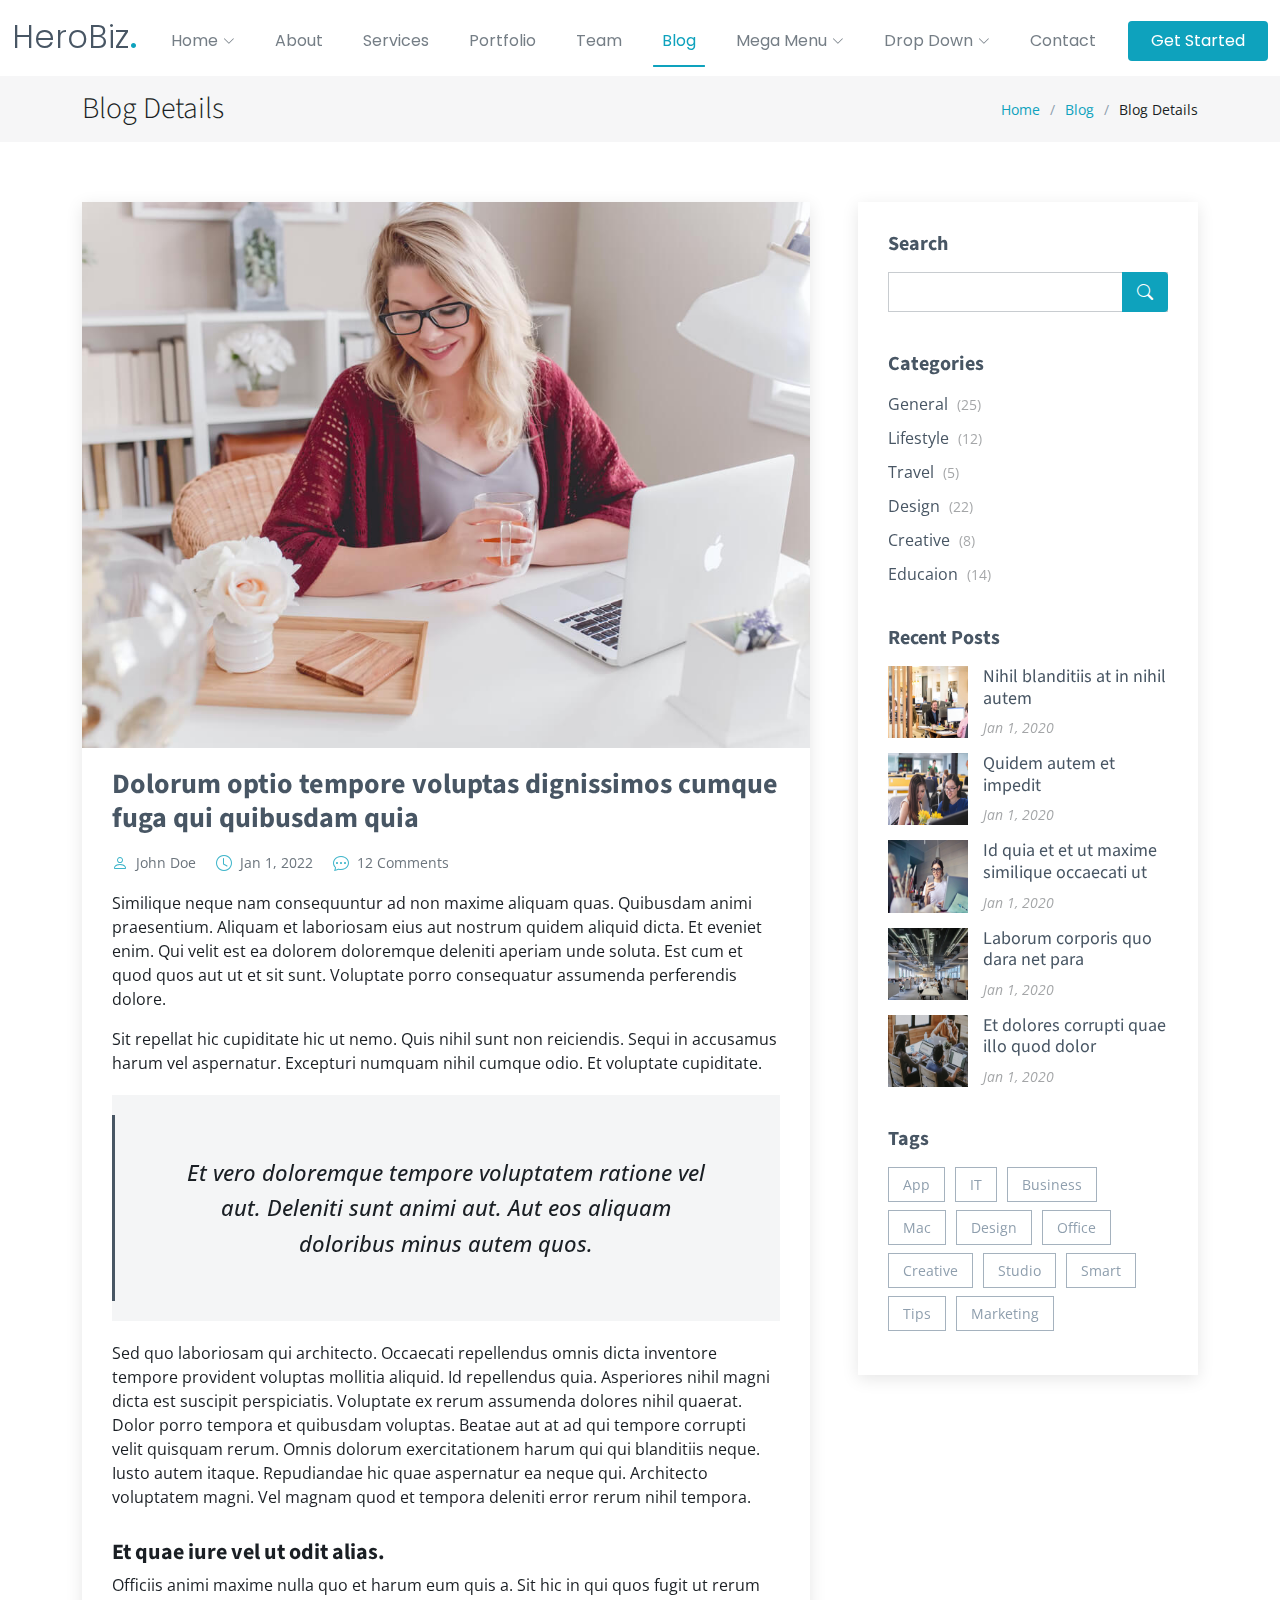
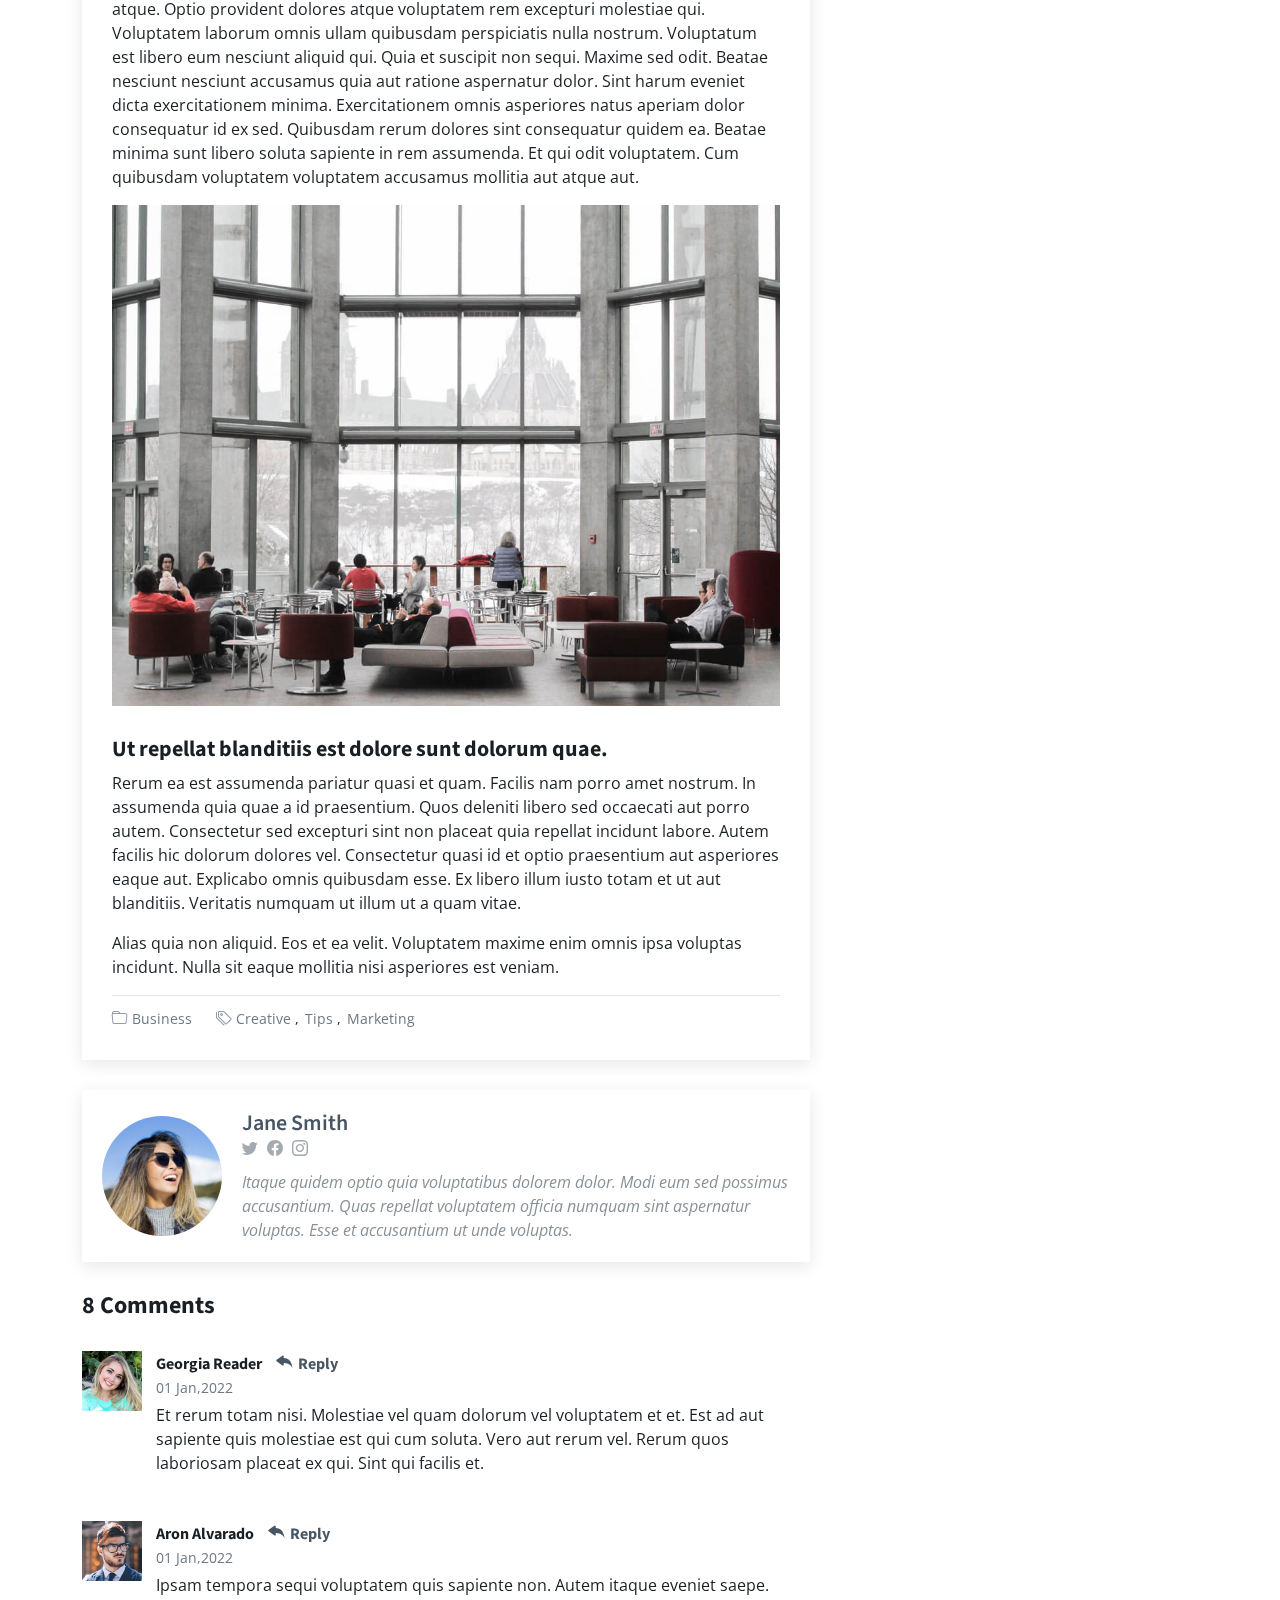
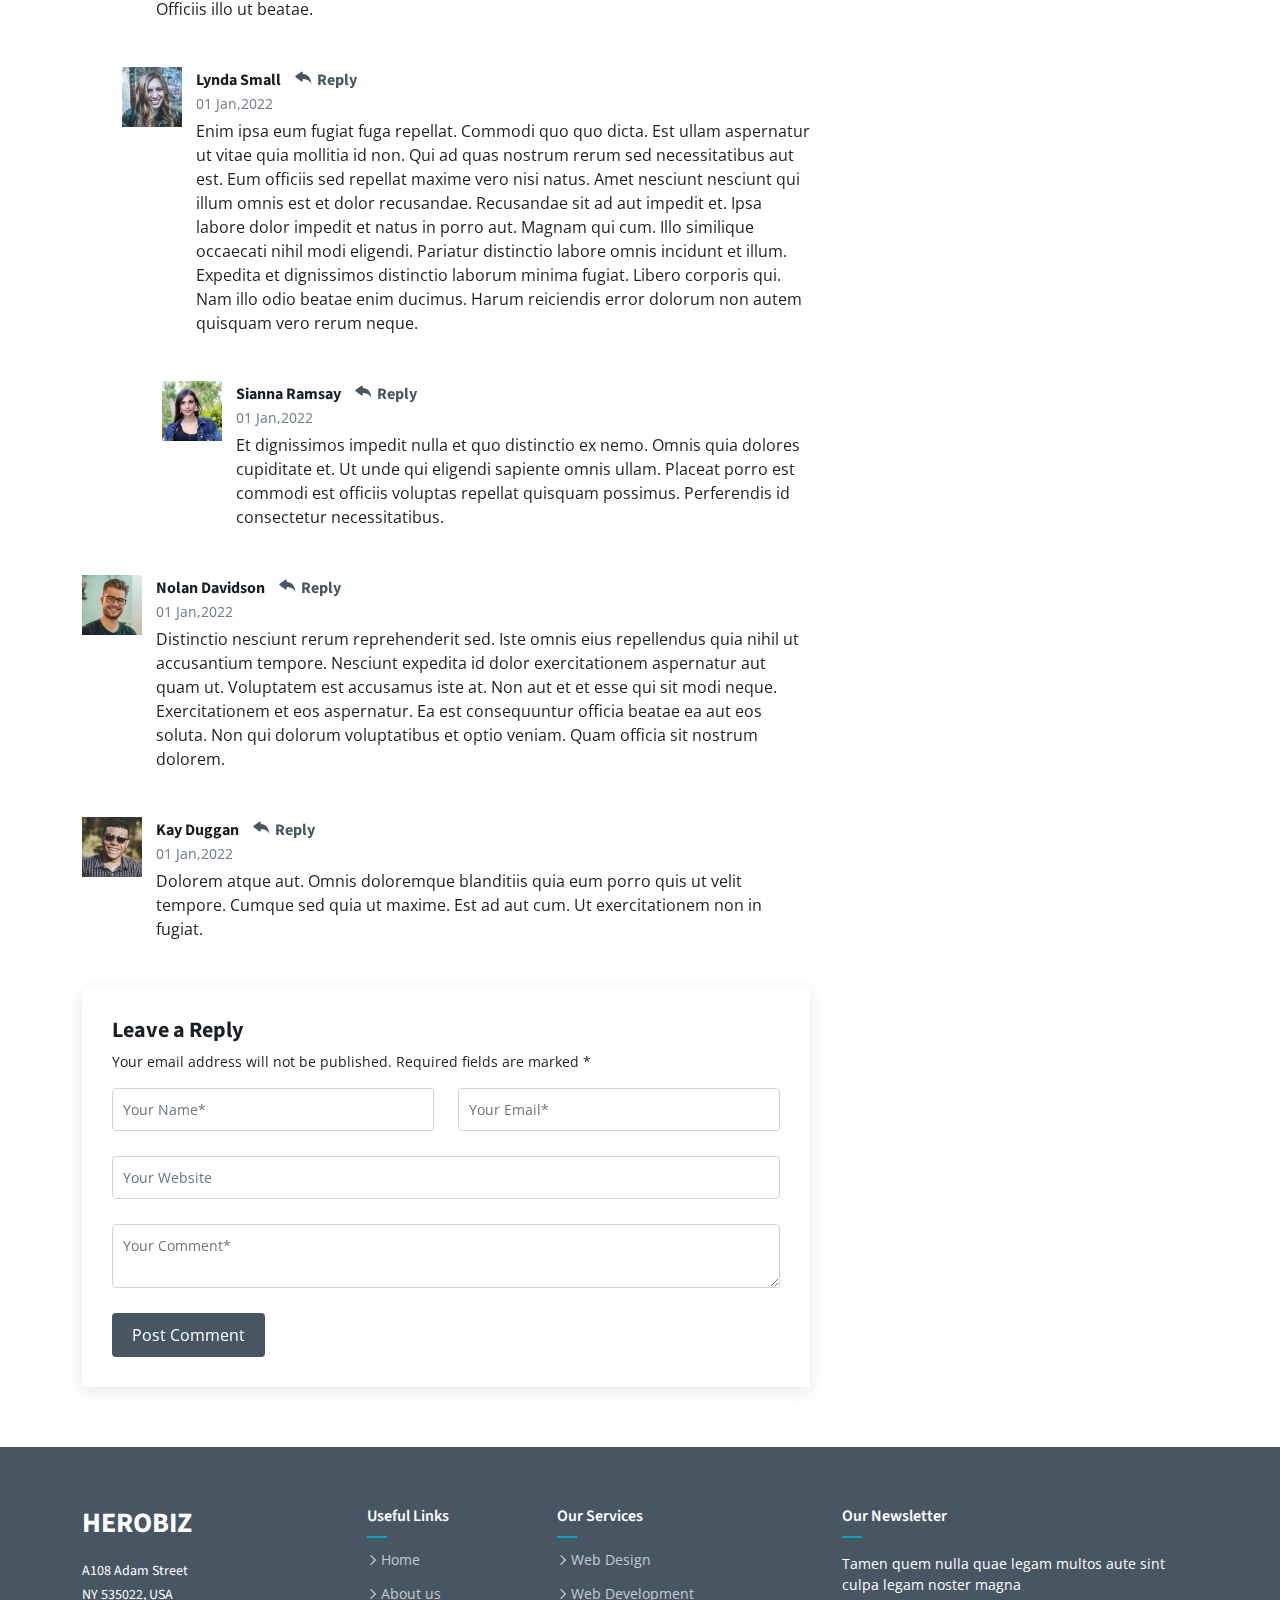
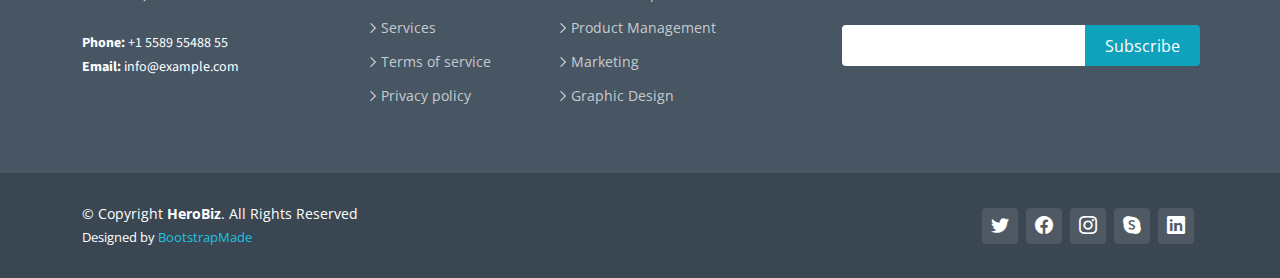
<file: blog-details.html>
<!DOCTYPE html>
<html lang="en">

<head>
  <meta charset="utf-8">
  <meta content="width=device-width, initial-scale=1.0" name="viewport">

  <title>Blog Details - HeroBiz Bootstrap Template</title>
  <meta content="" name="description">
  <meta content="" name="keywords">

  <!-- Favicons -->
  <link href="assets/img/favicon.png" rel="icon">
  <link href="assets/img/apple-touch-icon.png" rel="apple-touch-icon">

  <!-- Google Fonts -->
  <link rel="preconnect" href="https://fonts.googleapis.com">
  <link rel="preconnect" href="https://fonts.gstatic.com" crossorigin>
  <link href="https://fonts.googleapis.com/css2?family=Open+Sans:ital,wght@0,300;0,400;0,500;0,600;0,700;1,300;1,400;1,500;1,600;1,700&family=Poppins:ital,wght@0,300;0,400;0,500;0,600;0,700;1,300;1,400;1,500;1,600;1,700&family=Source+Sans+Pro:ital,wght@0,300;0,400;0,600;0,700;1,300;1,400;1,600;1,700&display=swap" rel="stylesheet">

  <!-- Vendor CSS Files -->
  <link href="assets/vendor/bootstrap/css/bootstrap.min.css" rel="stylesheet">
  <link href="assets/vendor/bootstrap-icons/bootstrap-icons.css" rel="stylesheet">
  <link href="assets/vendor/aos/aos.css" rel="stylesheet">
  <link href="assets/vendor/glightbox/css/glightbox.min.css" rel="stylesheet">
  <link href="assets/vendor/swiper/swiper-bundle.min.css" rel="stylesheet">

  <!-- Variables CSS Files. Uncomment your preferred color scheme -->
  <link href="assets/css/variables.css" rel="stylesheet">
  <!-- <link href="assets/css/variables-blue.css" rel="stylesheet"> -->
  <!-- <link href="assets/css/variables-green.css" rel="stylesheet"> -->
  <!-- <link href="assets/css/variables-orange.css" rel="stylesheet"> -->
  <!-- <link href="assets/css/variables-purple.css" rel="stylesheet"> -->
  <!-- <link href="assets/css/variables-red.css" rel="stylesheet"> -->
  <!-- <link href="assets/css/variables-pink.css" rel="stylesheet"> -->

  <!-- Template Main CSS File -->
  <link href="assets/css/main.css" rel="stylesheet">

  <!-- =======================================================
  * Template Name: HeroBiz - v2.3.1
  * Template URL: https://bootstrapmade.com/herobiz-bootstrap-business-template/
  * Author: BootstrapMade.com
  * License: https://bootstrapmade.com/license/
  ======================================================== -->
</head>

<body>

  <!-- ======= Header ======= -->
  <header id="header" class="header fixed-top" data-scrollto-offset="0">
    <div class="container-fluid d-flex align-items-center justify-content-between">

      <a href="index.html" class="logo d-flex align-items-center scrollto me-auto me-lg-0">
        <!-- Uncomment the line below if you also wish to use an image logo -->
        <!-- <img src="assets/img/logo.png" alt=""> -->
        <h1>HeroBiz<span>.</span></h1>
      </a>

      <nav id="navbar" class="navbar">
        <ul>

          <li class="dropdown"><a href="#"><span>Home</span> <i class="bi bi-chevron-down dropdown-indicator"></i></a>
            <ul>
              <li><a href="index.html">Home 1 - index.html</a></li>
              <li><a href="index-2.html">Home 2 - index-2.html</a></li>
              <li><a href="index-3.html">Home 3 - index-3.html</a></li>
              <li><a href="index-4.html">Home 4 - index-4.html</a></li>
            </ul>
          </li>

          <li><a class="nav-link scrollto" href="index.html#about">About</a></li>
          <li><a class="nav-link scrollto" href="index.html#services">Services</a></li>
          <li><a class="nav-link scrollto" href="index.html#portfolio">Portfolio</a></li>
          <li><a class="nav-link scrollto" href="index.html#team">Team</a></li>
          <li><a href="blog.html" class="active">Blog</a></li>
          <li class="dropdown megamenu"><a href="#"><span>Mega Menu</span> <i class="bi bi-chevron-down dropdown-indicator"></i></a>
            <ul>
              <li>
                <a href="#">Column 1 link 1</a>
                <a href="#">Column 1 link 2</a>
                <a href="#">Column 1 link 3</a>
              </li>
              <li>
                <a href="#">Column 2 link 1</a>
                <a href="#">Column 2 link 2</a>
                <a href="#">Column 3 link 3</a>
              </li>
              <li>
                <a href="#">Column 3 link 1</a>
                <a href="#">Column 3 link 2</a>
                <a href="#">Column 3 link 3</a>
              </li>
              <li>
                <a href="#">Column 4 link 1</a>
                <a href="#">Column 4 link 2</a>
                <a href="#">Column 4 link 3</a>
              </li>
            </ul>
          </li>
          <li class="dropdown"><a href="#"><span>Drop Down</span> <i class="bi bi-chevron-down dropdown-indicator"></i></a>
            <ul>
              <li><a href="#">Drop Down 1</a></li>
              <li class="dropdown"><a href="#"><span>Deep Drop Down</span> <i class="bi bi-chevron-down dropdown-indicator"></i></a>
                <ul>
                  <li><a href="#">Deep Drop Down 1</a></li>
                  <li><a href="#">Deep Drop Down 2</a></li>
                  <li><a href="#">Deep Drop Down 3</a></li>
                  <li><a href="#">Deep Drop Down 4</a></li>
                  <li><a href="#">Deep Drop Down 5</a></li>
                </ul>
              </li>
              <li><a href="#">Drop Down 2</a></li>
              <li><a href="#">Drop Down 3</a></li>
              <li><a href="#">Drop Down 4</a></li>
            </ul>
          </li>
          <li><a class="nav-link scrollto" href="index.html#contact">Contact</a></li>
        </ul>
        <i class="bi bi-list mobile-nav-toggle d-none"></i>
      </nav><!-- .navbar -->

      <a class="btn-getstarted scrollto" href="index.html#about">Get Started</a>

    </div>
  </header><!-- End Header -->

  <main id="main">

    <!-- ======= Breadcrumbs ======= -->
    <div class="breadcrumbs">
      <div class="container">

        <div class="d-flex justify-content-between align-items-center">
          <h2>Blog Details</h2>
          <ol>
            <li><a href="index.html">Home</a></li>
            <li><a href="blog.html">Blog</a></li>
            <li>Blog Details</li>
          </ol>
        </div>

      </div>
    </div><!-- End Breadcrumbs -->

    <!-- ======= Blog Details Section ======= -->
    <section id="blog" class="blog">
      <div class="container" data-aos="fade-up">

        <div class="row g-5">

          <div class="col-lg-8">

            <article class="blog-details">

              <div class="post-img">
                <img src="assets/img/blog/blog-1.jpg" alt="" class="img-fluid">
              </div>

              <h2 class="title">Dolorum optio tempore voluptas dignissimos cumque fuga qui quibusdam quia</h2>

              <div class="meta-top">
                <ul>
                  <li class="d-flex align-items-center"><i class="bi bi-person"></i> <a href="blog-details.html">John Doe</a></li>
                  <li class="d-flex align-items-center"><i class="bi bi-clock"></i> <a href="blog-details.html"><time datetime="2020-01-01">Jan 1, 2022</time></a></li>
                  <li class="d-flex align-items-center"><i class="bi bi-chat-dots"></i> <a href="blog-details.html">12 Comments</a></li>
                </ul>
              </div><!-- End meta top -->

              <div class="content">
                <p>
                  Similique neque nam consequuntur ad non maxime aliquam quas. Quibusdam animi praesentium. Aliquam et laboriosam eius aut nostrum quidem aliquid dicta.
                  Et eveniet enim. Qui velit est ea dolorem doloremque deleniti aperiam unde soluta. Est cum et quod quos aut ut et sit sunt. Voluptate porro consequatur assumenda perferendis dolore.
                </p>

                <p>
                  Sit repellat hic cupiditate hic ut nemo. Quis nihil sunt non reiciendis. Sequi in accusamus harum vel aspernatur. Excepturi numquam nihil cumque odio. Et voluptate cupiditate.
                </p>

                <blockquote>
                  <p>
                    Et vero doloremque tempore voluptatem ratione vel aut. Deleniti sunt animi aut. Aut eos aliquam doloribus minus autem quos.
                  </p>
                </blockquote>

                <p>
                  Sed quo laboriosam qui architecto. Occaecati repellendus omnis dicta inventore tempore provident voluptas mollitia aliquid. Id repellendus quia. Asperiores nihil magni dicta est suscipit perspiciatis. Voluptate ex rerum assumenda dolores nihil quaerat.
                  Dolor porro tempora et quibusdam voluptas. Beatae aut at ad qui tempore corrupti velit quisquam rerum. Omnis dolorum exercitationem harum qui qui blanditiis neque.
                  Iusto autem itaque. Repudiandae hic quae aspernatur ea neque qui. Architecto voluptatem magni. Vel magnam quod et tempora deleniti error rerum nihil tempora.
                </p>

                <h3>Et quae iure vel ut odit alias.</h3>
                <p>
                  Officiis animi maxime nulla quo et harum eum quis a. Sit hic in qui quos fugit ut rerum atque. Optio provident dolores atque voluptatem rem excepturi molestiae qui. Voluptatem laborum omnis ullam quibusdam perspiciatis nulla nostrum. Voluptatum est libero eum nesciunt aliquid qui.
                  Quia et suscipit non sequi. Maxime sed odit. Beatae nesciunt nesciunt accusamus quia aut ratione aspernatur dolor. Sint harum eveniet dicta exercitationem minima. Exercitationem omnis asperiores natus aperiam dolor consequatur id ex sed. Quibusdam rerum dolores sint consequatur quidem ea.
                  Beatae minima sunt libero soluta sapiente in rem assumenda. Et qui odit voluptatem. Cum quibusdam voluptatem voluptatem accusamus mollitia aut atque aut.
                </p>
                <img src="assets/img/blog/blog-inside-post.jpg" class="img-fluid" alt="">

                <h3>Ut repellat blanditiis est dolore sunt dolorum quae.</h3>
                <p>
                  Rerum ea est assumenda pariatur quasi et quam. Facilis nam porro amet nostrum. In assumenda quia quae a id praesentium. Quos deleniti libero sed occaecati aut porro autem. Consectetur sed excepturi sint non placeat quia repellat incidunt labore. Autem facilis hic dolorum dolores vel.
                  Consectetur quasi id et optio praesentium aut asperiores eaque aut. Explicabo omnis quibusdam esse. Ex libero illum iusto totam et ut aut blanditiis. Veritatis numquam ut illum ut a quam vitae.
                </p>
                <p>
                  Alias quia non aliquid. Eos et ea velit. Voluptatem maxime enim omnis ipsa voluptas incidunt. Nulla sit eaque mollitia nisi asperiores est veniam.
                </p>

              </div><!-- End post content -->

              <div class="meta-bottom">
                <i class="bi bi-folder"></i>
                <ul class="cats">
                  <li><a href="#">Business</a></li>
                </ul>

                <i class="bi bi-tags"></i>
                <ul class="tags">
                  <li><a href="#">Creative</a></li>
                  <li><a href="#">Tips</a></li>
                  <li><a href="#">Marketing</a></li>
                </ul>
              </div><!-- End meta bottom -->

            </article><!-- End blog post -->

            <div class="post-author d-flex align-items-center">
              <img src="assets/img/blog/blog-author.jpg" class="rounded-circle flex-shrink-0" alt="">
              <div>
                <h4>Jane Smith</h4>
                <div class="social-links">
                  <a href="https://twitters.com/#"><i class="bi bi-twitter"></i></a>
                  <a href="https://facebook.com/#"><i class="bi bi-facebook"></i></a>
                  <a href="https://instagram.com/#"><i class="biu bi-instagram"></i></a>
                </div>
                <p>
                  Itaque quidem optio quia voluptatibus dolorem dolor. Modi eum sed possimus accusantium. Quas repellat voluptatem officia numquam sint aspernatur voluptas. Esse et accusantium ut unde voluptas.
                </p>
              </div>
            </div><!-- End post author -->

            <div class="comments">

              <h4 class="comments-count">8 Comments</h4>

              <div id="comment-1" class="comment">
                <div class="d-flex">
                  <div class="comment-img"><img src="assets/img/blog/comments-1.jpg" alt=""></div>
                  <div>
                    <h5><a href="">Georgia Reader</a> <a href="#" class="reply"><i class="bi bi-reply-fill"></i> Reply</a></h5>
                    <time datetime="2020-01-01">01 Jan,2022</time>
                    <p>
                      Et rerum totam nisi. Molestiae vel quam dolorum vel voluptatem et et. Est ad aut sapiente quis molestiae est qui cum soluta.
                      Vero aut rerum vel. Rerum quos laboriosam placeat ex qui. Sint qui facilis et.
                    </p>
                  </div>
                </div>
              </div><!-- End comment #1 -->

              <div id="comment-2" class="comment">
                <div class="d-flex">
                  <div class="comment-img"><img src="assets/img/blog/comments-2.jpg" alt=""></div>
                  <div>
                    <h5><a href="">Aron Alvarado</a> <a href="#" class="reply"><i class="bi bi-reply-fill"></i> Reply</a></h5>
                    <time datetime="2020-01-01">01 Jan,2022</time>
                    <p>
                      Ipsam tempora sequi voluptatem quis sapiente non. Autem itaque eveniet saepe. Officiis illo ut beatae.
                    </p>
                  </div>
                </div>

                <div id="comment-reply-1" class="comment comment-reply">
                  <div class="d-flex">
                    <div class="comment-img"><img src="assets/img/blog/comments-3.jpg" alt=""></div>
                    <div>
                      <h5><a href="">Lynda Small</a> <a href="#" class="reply"><i class="bi bi-reply-fill"></i> Reply</a></h5>
                      <time datetime="2020-01-01">01 Jan,2022</time>
                      <p>
                        Enim ipsa eum fugiat fuga repellat. Commodi quo quo dicta. Est ullam aspernatur ut vitae quia mollitia id non. Qui ad quas nostrum rerum sed necessitatibus aut est. Eum officiis sed repellat maxime vero nisi natus. Amet nesciunt nesciunt qui illum omnis est et dolor recusandae.

                        Recusandae sit ad aut impedit et. Ipsa labore dolor impedit et natus in porro aut. Magnam qui cum. Illo similique occaecati nihil modi eligendi. Pariatur distinctio labore omnis incidunt et illum. Expedita et dignissimos distinctio laborum minima fugiat.

                        Libero corporis qui. Nam illo odio beatae enim ducimus. Harum reiciendis error dolorum non autem quisquam vero rerum neque.
                      </p>
                    </div>
                  </div>

                  <div id="comment-reply-2" class="comment comment-reply">
                    <div class="d-flex">
                      <div class="comment-img"><img src="assets/img/blog/comments-4.jpg" alt=""></div>
                      <div>
                        <h5><a href="">Sianna Ramsay</a> <a href="#" class="reply"><i class="bi bi-reply-fill"></i> Reply</a></h5>
                        <time datetime="2020-01-01">01 Jan,2022</time>
                        <p>
                          Et dignissimos impedit nulla et quo distinctio ex nemo. Omnis quia dolores cupiditate et. Ut unde qui eligendi sapiente omnis ullam. Placeat porro est commodi est officiis voluptas repellat quisquam possimus. Perferendis id consectetur necessitatibus.
                        </p>
                      </div>
                    </div>

                  </div><!-- End comment reply #2-->

                </div><!-- End comment reply #1-->

              </div><!-- End comment #2-->

              <div id="comment-3" class="comment">
                <div class="d-flex">
                  <div class="comment-img"><img src="assets/img/blog/comments-5.jpg" alt=""></div>
                  <div>
                    <h5><a href="">Nolan Davidson</a> <a href="#" class="reply"><i class="bi bi-reply-fill"></i> Reply</a></h5>
                    <time datetime="2020-01-01">01 Jan,2022</time>
                    <p>
                      Distinctio nesciunt rerum reprehenderit sed. Iste omnis eius repellendus quia nihil ut accusantium tempore. Nesciunt expedita id dolor exercitationem aspernatur aut quam ut. Voluptatem est accusamus iste at.
                      Non aut et et esse qui sit modi neque. Exercitationem et eos aspernatur. Ea est consequuntur officia beatae ea aut eos soluta. Non qui dolorum voluptatibus et optio veniam. Quam officia sit nostrum dolorem.
                    </p>
                  </div>
                </div>

              </div><!-- End comment #3 -->

              <div id="comment-4" class="comment">
                <div class="d-flex">
                  <div class="comment-img"><img src="assets/img/blog/comments-6.jpg" alt=""></div>
                  <div>
                    <h5><a href="">Kay Duggan</a> <a href="#" class="reply"><i class="bi bi-reply-fill"></i> Reply</a></h5>
                    <time datetime="2020-01-01">01 Jan,2022</time>
                    <p>
                      Dolorem atque aut. Omnis doloremque blanditiis quia eum porro quis ut velit tempore. Cumque sed quia ut maxime. Est ad aut cum. Ut exercitationem non in fugiat.
                    </p>
                  </div>
                </div>

              </div><!-- End comment #4 -->

              <div class="reply-form">

                <h4>Leave a Reply</h4>
                <p>Your email address will not be published. Required fields are marked * </p>
                <form action="">
                  <div class="row">
                    <div class="col-md-6 form-group">
                      <input name="name" type="text" class="form-control" placeholder="Your Name*">
                    </div>
                    <div class="col-md-6 form-group">
                      <input name="email" type="text" class="form-control" placeholder="Your Email*">
                    </div>
                  </div>
                  <div class="row">
                    <div class="col form-group">
                      <input name="website" type="text" class="form-control" placeholder="Your Website">
                    </div>
                  </div>
                  <div class="row">
                    <div class="col form-group">
                      <textarea name="comment" class="form-control" placeholder="Your Comment*"></textarea>
                    </div>
                  </div>
                  <button type="submit" class="btn btn-primary">Post Comment</button>

                </form>

              </div>

            </div><!-- End blog comments -->

          </div>

          <div class="col-lg-4">

            <div class="sidebar">

              <div class="sidebar-item search-form">
                <h3 class="sidebar-title">Search</h3>
                <form action="" class="mt-3">
                  <input type="text">
                  <button type="submit"><i class="bi bi-search"></i></button>
                </form>
              </div><!-- End sidebar search formn-->

              <div class="sidebar-item categories">
                <h3 class="sidebar-title">Categories</h3>
                <ul class="mt-3">
                  <li><a href="#">General <span>(25)</span></a></li>
                  <li><a href="#">Lifestyle <span>(12)</span></a></li>
                  <li><a href="#">Travel <span>(5)</span></a></li>
                  <li><a href="#">Design <span>(22)</span></a></li>
                  <li><a href="#">Creative <span>(8)</span></a></li>
                  <li><a href="#">Educaion <span>(14)</span></a></li>
                </ul>
              </div><!-- End sidebar categories-->

              <div class="sidebar-item recent-posts">
                <h3 class="sidebar-title">Recent Posts</h3>

                <div class="mt-3">

                  <div class="post-item mt-3">
                    <img src="assets/img/blog/blog-recent-1.jpg" alt="" class="flex-shrink-0">
                    <div>
                      <h4><a href="blog-post.html">Nihil blanditiis at in nihil autem</a></h4>
                      <time datetime="2020-01-01">Jan 1, 2020</time>
                    </div>
                  </div><!-- End recent post item-->

                  <div class="post-item">
                    <img src="assets/img/blog/blog-recent-2.jpg" alt="" class="flex-shrink-0">
                    <div>
                      <h4><a href="blog-post.html">Quidem autem et impedit</a></h4>
                      <time datetime="2020-01-01">Jan 1, 2020</time>
                    </div>
                  </div><!-- End recent post item-->

                  <div class="post-item">
                    <img src="assets/img/blog/blog-recent-3.jpg" alt="" class="flex-shrink-0">
                    <div>
                      <h4><a href="blog-post.html">Id quia et et ut maxime similique occaecati ut</a></h4>
                      <time datetime="2020-01-01">Jan 1, 2020</time>
                    </div>
                  </div><!-- End recent post item-->

                  <div class="post-item">
                    <img src="assets/img/blog/blog-recent-4.jpg" alt="" class="flex-shrink-0">
                    <div>
                      <h4><a href="blog-post.html">Laborum corporis quo dara net para</a></h4>
                      <time datetime="2020-01-01">Jan 1, 2020</time>
                    </div>
                  </div><!-- End recent post item-->

                  <div class="post-item">
                    <img src="assets/img/blog/blog-recent-5.jpg" alt="" class="flex-shrink-0">
                    <div>
                      <h4><a href="blog-post.html">Et dolores corrupti quae illo quod dolor</a></h4>
                      <time datetime="2020-01-01">Jan 1, 2020</time>
                    </div>
                  </div><!-- End recent post item-->

                </div>

              </div><!-- End sidebar recent posts-->

              <div class="sidebar-item tags">
                <h3 class="sidebar-title">Tags</h3>
                <ul class="mt-3">
                  <li><a href="#">App</a></li>
                  <li><a href="#">IT</a></li>
                  <li><a href="#">Business</a></li>
                  <li><a href="#">Mac</a></li>
                  <li><a href="#">Design</a></li>
                  <li><a href="#">Office</a></li>
                  <li><a href="#">Creative</a></li>
                  <li><a href="#">Studio</a></li>
                  <li><a href="#">Smart</a></li>
                  <li><a href="#">Tips</a></li>
                  <li><a href="#">Marketing</a></li>
                </ul>
              </div><!-- End sidebar tags-->

            </div><!-- End Blog Sidebar -->

          </div>
        </div>

      </div>
    </section><!-- End Blog Details Section -->

  </main><!-- End #main -->

  <!-- ======= Footer ======= -->
  <footer id="footer" class="footer">

    <div class="footer-content">
      <div class="container">
        <div class="row">

          <div class="col-lg-3 col-md-6">
            <div class="footer-info">
              <h3>HeroBiz</h3>
              <p>
                A108 Adam Street <br>
                NY 535022, USA<br><br>
                <strong>Phone:</strong> +1 5589 55488 55<br>
                <strong>Email:</strong> info@example.com<br>
              </p>
            </div>
          </div>

          <div class="col-lg-2 col-md-6 footer-links">
            <h4>Useful Links</h4>
            <ul>
              <li><i class="bi bi-chevron-right"></i> <a href="#">Home</a></li>
              <li><i class="bi bi-chevron-right"></i> <a href="#">About us</a></li>
              <li><i class="bi bi-chevron-right"></i> <a href="#">Services</a></li>
              <li><i class="bi bi-chevron-right"></i> <a href="#">Terms of service</a></li>
              <li><i class="bi bi-chevron-right"></i> <a href="#">Privacy policy</a></li>
            </ul>
          </div>

          <div class="col-lg-3 col-md-6 footer-links">
            <h4>Our Services</h4>
            <ul>
              <li><i class="bi bi-chevron-right"></i> <a href="#">Web Design</a></li>
              <li><i class="bi bi-chevron-right"></i> <a href="#">Web Development</a></li>
              <li><i class="bi bi-chevron-right"></i> <a href="#">Product Management</a></li>
              <li><i class="bi bi-chevron-right"></i> <a href="#">Marketing</a></li>
              <li><i class="bi bi-chevron-right"></i> <a href="#">Graphic Design</a></li>
            </ul>
          </div>

          <div class="col-lg-4 col-md-6 footer-newsletter">
            <h4>Our Newsletter</h4>
            <p>Tamen quem nulla quae legam multos aute sint culpa legam noster magna</p>
            <form action="" method="post">
              <input type="email" name="email"><input type="submit" value="Subscribe">
            </form>

          </div>

        </div>
      </div>
    </div>

    <div class="footer-legal text-center">
      <div class="container d-flex flex-column flex-lg-row justify-content-center justify-content-lg-between align-items-center">

        <div class="d-flex flex-column align-items-center align-items-lg-start">
          <div class="copyright">
            &copy; Copyright <strong><span>HeroBiz</span></strong>. All Rights Reserved
          </div>
          <div class="credits">
            <!-- All the links in the footer should remain intact. -->
            <!-- You can delete the links only if you purchased the pro version. -->
            <!-- Licensing information: https://bootstrapmade.com/license/ -->
            <!-- Purchase the pro version with working PHP/AJAX contact form: https://bootstrapmade.com/herobiz-bootstrap-business-template/ -->
            Designed by <a href="https://bootstrapmade.com/">BootstrapMade</a>
          </div>
        </div>

        <div class="social-links order-first order-lg-last mb-3 mb-lg-0">
          <a href="#" class="twitter"><i class="bi bi-twitter"></i></a>
          <a href="#" class="facebook"><i class="bi bi-facebook"></i></a>
          <a href="#" class="instagram"><i class="bi bi-instagram"></i></a>
          <a href="#" class="google-plus"><i class="bi bi-skype"></i></a>
          <a href="#" class="linkedin"><i class="bi bi-linkedin"></i></a>
        </div>

      </div>
    </div>

  </footer><!-- End Footer -->

  <a href="#" class="scroll-top d-flex align-items-center justify-content-center"><i class="bi bi-arrow-up-short"></i></a>

  <div id="preloader"></div>

  <!-- Vendor JS Files -->
  <script src="assets/vendor/bootstrap/js/bootstrap.bundle.min.js"></script>
  <script src="assets/vendor/aos/aos.js"></script>
  <script src="assets/vendor/glightbox/js/glightbox.min.js"></script>
  <script src="assets/vendor/isotope-layout/isotope.pkgd.min.js"></script>
  <script src="assets/vendor/swiper/swiper-bundle.min.js"></script>
  <script src="assets/vendor/php-email-form/validate.js"></script>

  <!-- Template Main JS File -->
  <script src="assets/js/main.js"></script>

</body>

</html>
</file>
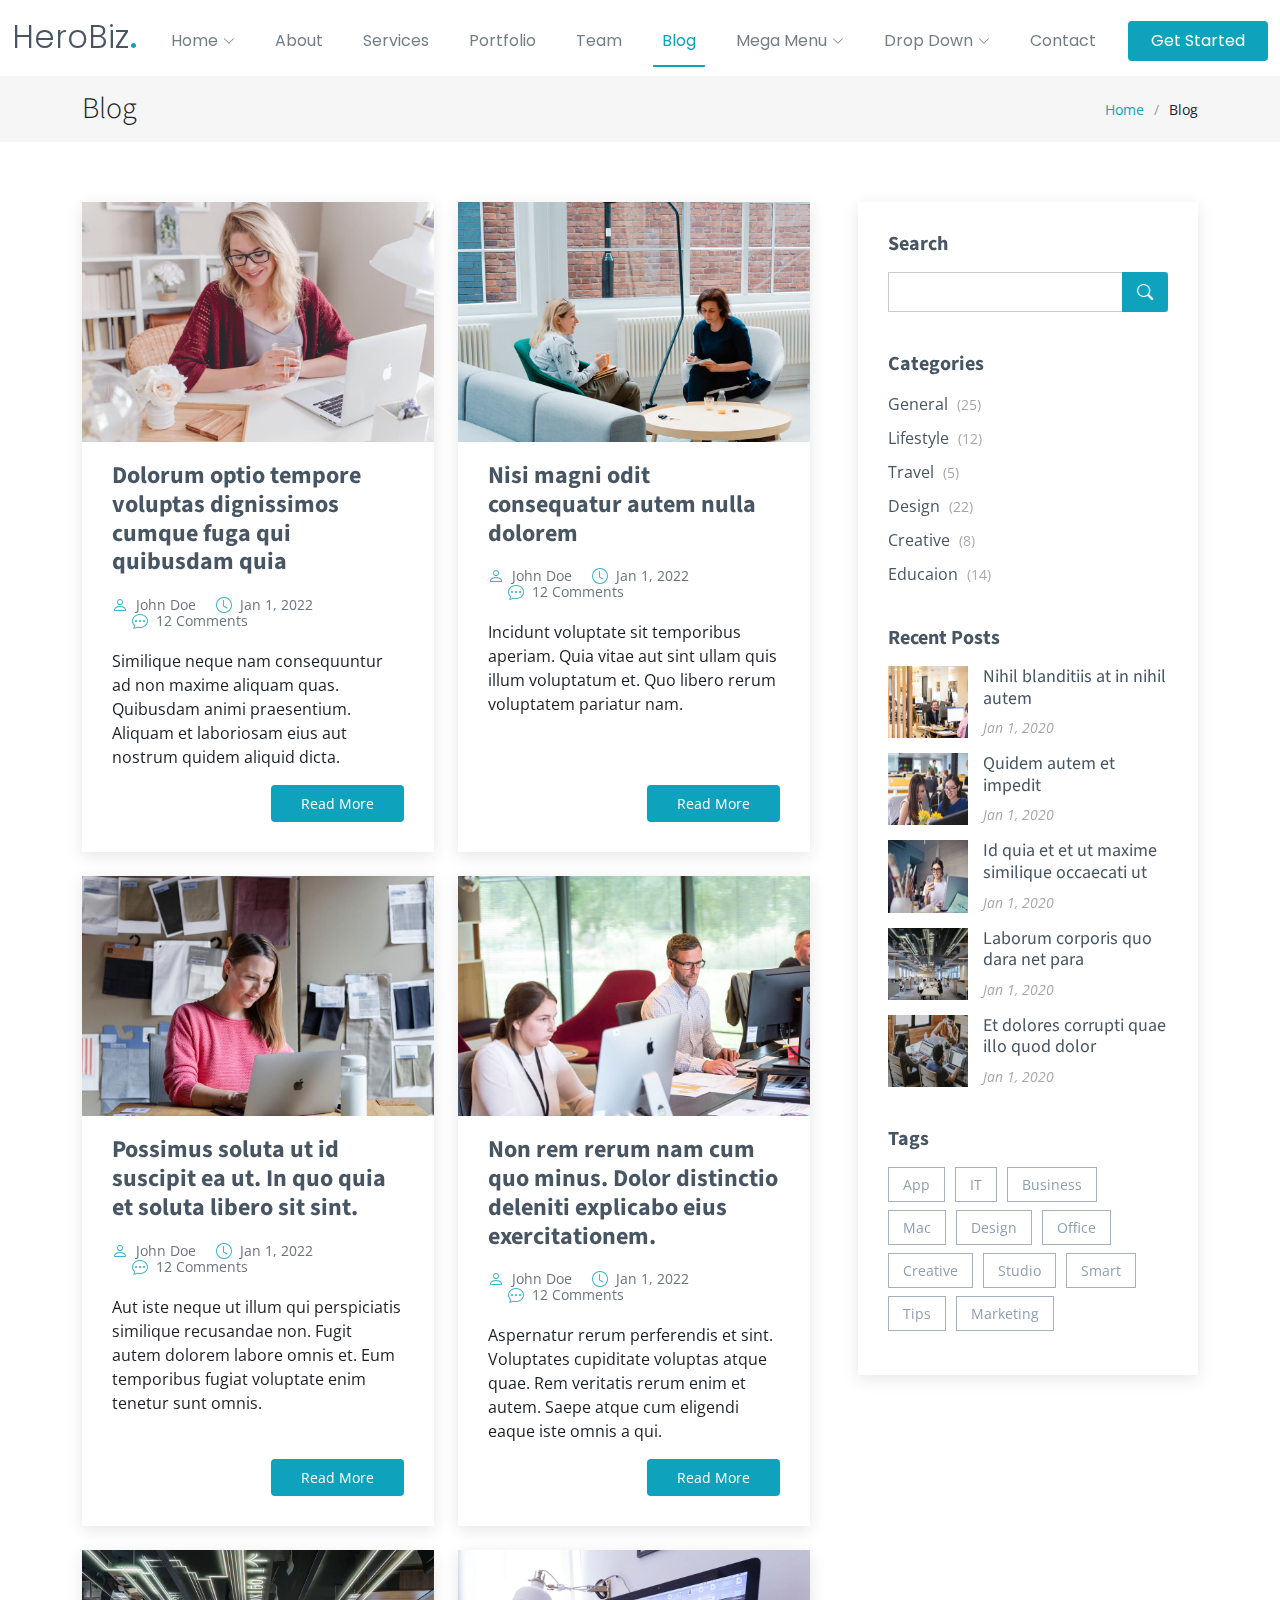
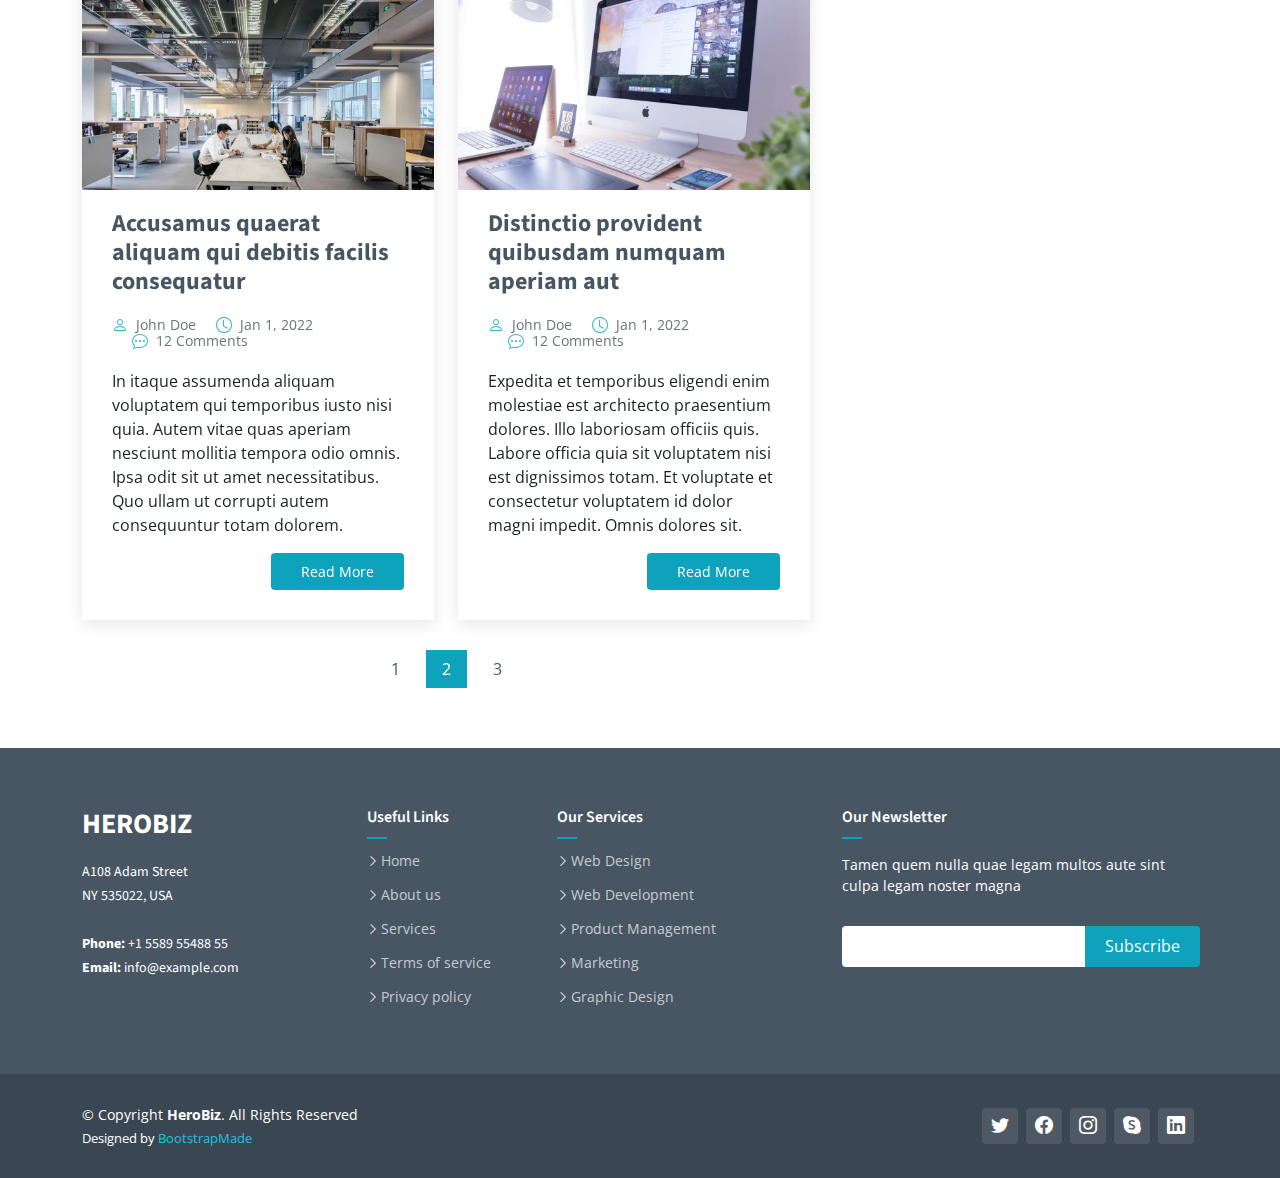
<file: blog.html>
<!DOCTYPE html>
<html lang="en">

<head>
  <meta charset="utf-8">
  <meta content="width=device-width, initial-scale=1.0" name="viewport">

  <title>Blog - HeroBiz Bootstrap Template</title>
  <meta content="" name="description">
  <meta content="" name="keywords">

  <!-- Favicons -->
  <link href="assets/img/favicon.png" rel="icon">
  <link href="assets/img/apple-touch-icon.png" rel="apple-touch-icon">

  <!-- Google Fonts -->
  <link rel="preconnect" href="https://fonts.googleapis.com">
  <link rel="preconnect" href="https://fonts.gstatic.com" crossorigin>
  <link href="https://fonts.googleapis.com/css2?family=Open+Sans:ital,wght@0,300;0,400;0,500;0,600;0,700;1,300;1,400;1,500;1,600;1,700&family=Poppins:ital,wght@0,300;0,400;0,500;0,600;0,700;1,300;1,400;1,500;1,600;1,700&family=Source+Sans+Pro:ital,wght@0,300;0,400;0,600;0,700;1,300;1,400;1,600;1,700&display=swap" rel="stylesheet">

  <!-- Vendor CSS Files -->
  <link href="assets/vendor/bootstrap/css/bootstrap.min.css" rel="stylesheet">
  <link href="assets/vendor/bootstrap-icons/bootstrap-icons.css" rel="stylesheet">
  <link href="assets/vendor/aos/aos.css" rel="stylesheet">
  <link href="assets/vendor/glightbox/css/glightbox.min.css" rel="stylesheet">
  <link href="assets/vendor/swiper/swiper-bundle.min.css" rel="stylesheet">

  <!-- Variables CSS Files. Uncomment your preferred color scheme -->
  <link href="assets/css/variables.css" rel="stylesheet">
  <!-- <link href="assets/css/variables-blue.css" rel="stylesheet"> -->
  <!-- <link href="assets/css/variables-green.css" rel="stylesheet"> -->
  <!-- <link href="assets/css/variables-orange.css" rel="stylesheet"> -->
  <!-- <link href="assets/css/variables-purple.css" rel="stylesheet"> -->
  <!-- <link href="assets/css/variables-red.css" rel="stylesheet"> -->
  <!-- <link href="assets/css/variables-pink.css" rel="stylesheet"> -->

  <!-- Template Main CSS File -->
  <link href="assets/css/main.css" rel="stylesheet">

  <!-- =======================================================
  * Template Name: HeroBiz - v2.3.1
  * Template URL: https://bootstrapmade.com/herobiz-bootstrap-business-template/
  * Author: BootstrapMade.com
  * License: https://bootstrapmade.com/license/
  ======================================================== -->
</head>

<body>

  <!-- ======= Header ======= -->
  <header id="header" class="header fixed-top" data-scrollto-offset="0">
    <div class="container-fluid d-flex align-items-center justify-content-between">

      <a href="index.html" class="logo d-flex align-items-center scrollto me-auto me-lg-0">
        <!-- Uncomment the line below if you also wish to use an image logo -->
        <!-- <img src="assets/img/logo.png" alt=""> -->
        <h1>HeroBiz<span>.</span></h1>
      </a>

      <nav id="navbar" class="navbar">
        <ul>

          <li class="dropdown"><a href="#"><span>Home</span> <i class="bi bi-chevron-down dropdown-indicator"></i></a>
            <ul>
              <li><a href="index.html">Home 1 - index.html</a></li>
              <li><a href="index-2.html">Home 2 - index-2.html</a></li>
              <li><a href="index-3.html">Home 3 - index-3.html</a></li>
              <li><a href="index-4.html">Home 4 - index-4.html</a></li>
            </ul>
          </li>

          <li><a class="nav-link scrollto" href="index.html#about">About</a></li>
          <li><a class="nav-link scrollto" href="index.html#services">Services</a></li>
          <li><a class="nav-link scrollto" href="index.html#portfolio">Portfolio</a></li>
          <li><a class="nav-link scrollto" href="index.html#team">Team</a></li>
          <li><a href="blog.html" class="active">Blog</a></li>
          <li class="dropdown megamenu"><a href="#"><span>Mega Menu</span> <i class="bi bi-chevron-down dropdown-indicator"></i></a>
            <ul>
              <li>
                <a href="#">Column 1 link 1</a>
                <a href="#">Column 1 link 2</a>
                <a href="#">Column 1 link 3</a>
              </li>
              <li>
                <a href="#">Column 2 link 1</a>
                <a href="#">Column 2 link 2</a>
                <a href="#">Column 3 link 3</a>
              </li>
              <li>
                <a href="#">Column 3 link 1</a>
                <a href="#">Column 3 link 2</a>
                <a href="#">Column 3 link 3</a>
              </li>
              <li>
                <a href="#">Column 4 link 1</a>
                <a href="#">Column 4 link 2</a>
                <a href="#">Column 4 link 3</a>
              </li>
            </ul>
          </li>
          <li class="dropdown"><a href="#"><span>Drop Down</span> <i class="bi bi-chevron-down dropdown-indicator"></i></a>
            <ul>
              <li><a href="#">Drop Down 1</a></li>
              <li class="dropdown"><a href="#"><span>Deep Drop Down</span> <i class="bi bi-chevron-down dropdown-indicator"></i></a>
                <ul>
                  <li><a href="#">Deep Drop Down 1</a></li>
                  <li><a href="#">Deep Drop Down 2</a></li>
                  <li><a href="#">Deep Drop Down 3</a></li>
                  <li><a href="#">Deep Drop Down 4</a></li>
                  <li><a href="#">Deep Drop Down 5</a></li>
                </ul>
              </li>
              <li><a href="#">Drop Down 2</a></li>
              <li><a href="#">Drop Down 3</a></li>
              <li><a href="#">Drop Down 4</a></li>
            </ul>
          </li>
          <li><a class="nav-link scrollto" href="index.html#contact">Contact</a></li>
        </ul>
        <i class="bi bi-list mobile-nav-toggle d-none"></i>
      </nav><!-- .navbar -->

      <a class="btn-getstarted scrollto" href="index.html#about">Get Started</a>

    </div>
  </header><!-- End Header -->

  <main id="main">

    <!-- ======= Breadcrumbs ======= -->
    <div class="breadcrumbs">
      <div class="container">

        <div class="d-flex justify-content-between align-items-center">
          <h2>Blog</h2>
          <ol>
            <li><a href="index.html">Home</a></li>
            <li>Blog</li>
          </ol>
        </div>

      </div>
    </div><!-- End Breadcrumbs -->

    <!-- ======= Blog Section ======= -->
    <section id="blog" class="blog">
      <div class="container" data-aos="fade-up">

        <div class="row g-5">

          <div class="col-lg-8">

            <div class="row gy-4 posts-list">

              <div class="col-lg-6">
                <article class="d-flex flex-column">

                  <div class="post-img">
                    <img src="assets/img/blog/blog-1.jpg" alt="" class="img-fluid">
                  </div>

                  <h2 class="title">
                    <a href="blog-details.html">Dolorum optio tempore voluptas dignissimos cumque fuga qui quibusdam quia</a>
                  </h2>

                  <div class="meta-top">
                    <ul>
                      <li class="d-flex align-items-center"><i class="bi bi-person"></i> <a href="blog-details.html">John Doe</a></li>
                      <li class="d-flex align-items-center"><i class="bi bi-clock"></i> <a href="blog-details.html"><time datetime="2022-01-01">Jan 1, 2022</time></a></li>
                      <li class="d-flex align-items-center"><i class="bi bi-chat-dots"></i> <a href="blog-details.html">12 Comments</a></li>
                    </ul>
                  </div>

                  <div class="content">
                    <p>
                      Similique neque nam consequuntur ad non maxime aliquam quas. Quibusdam animi praesentium. Aliquam et laboriosam eius aut nostrum quidem aliquid dicta.
                    </p>
                  </div>

                  <div class="read-more mt-auto align-self-end">
                    <a href="blog-details.html">Read More</a>
                  </div>

                </article>
              </div><!-- End post list item -->

              <div class="col-lg-6">
                <article class="d-flex flex-column">

                  <div class="post-img">
                    <img src="assets/img/blog/blog-2.jpg" alt="" class="img-fluid">
                  </div>

                  <h2 class="title">
                    <a href="blog-details.html">Nisi magni odit consequatur autem nulla dolorem</a>
                  </h2>

                  <div class="meta-top">
                    <ul>
                      <li class="d-flex align-items-center"><i class="bi bi-person"></i> <a href="blog-details.html">John Doe</a></li>
                      <li class="d-flex align-items-center"><i class="bi bi-clock"></i> <a href="blog-details.html"><time datetime="2022-01-01">Jan 1, 2022</time></a></li>
                      <li class="d-flex align-items-center"><i class="bi bi-chat-dots"></i> <a href="blog-details.html">12 Comments</a></li>
                    </ul>
                  </div>

                  <div class="content">
                    <p>
                      Incidunt voluptate sit temporibus aperiam. Quia vitae aut sint ullam quis illum voluptatum et. Quo libero rerum voluptatem pariatur nam.
                    </p>
                  </div>

                  <div class="read-more mt-auto align-self-end">
                    <a href="blog-details.html">Read More</a>
                  </div>

                </article>
              </div><!-- End post list item -->

              <div class="col-lg-6">
                <article class="d-flex flex-column">

                  <div class="post-img">
                    <img src="assets/img/blog/blog-3.jpg" alt="" class="img-fluid">
                  </div>

                  <h2 class="title">
                    <a href="blog-details.html">Possimus soluta ut id suscipit ea ut. In quo quia et soluta libero sit sint.</a>
                  </h2>

                  <div class="meta-top">
                    <ul>
                      <li class="d-flex align-items-center"><i class="bi bi-person"></i> <a href="blog-details.html">John Doe</a></li>
                      <li class="d-flex align-items-center"><i class="bi bi-clock"></i> <a href="blog-details.html"><time datetime="2022-01-01">Jan 1, 2022</time></a></li>
                      <li class="d-flex align-items-center"><i class="bi bi-chat-dots"></i> <a href="blog-details.html">12 Comments</a></li>
                    </ul>
                  </div>

                  <div class="content">
                    <p>
                      Aut iste neque ut illum qui perspiciatis similique recusandae non. Fugit autem dolorem labore omnis et. Eum temporibus fugiat voluptate enim tenetur sunt omnis.
                    </p>
                  </div>

                  <div class="read-more mt-auto align-self-end">
                    <a href="blog-details.html">Read More</a>
                  </div>

                </article>
              </div><!-- End post list item -->

              <div class="col-lg-6">
                <article class="d-flex flex-column">

                  <div class="post-img">
                    <img src="assets/img/blog/blog-4.jpg" alt="" class="img-fluid">
                  </div>

                  <h2 class="title">
                    <a href="blog-details.html">Non rem rerum nam cum quo minus. Dolor distinctio deleniti explicabo eius exercitationem.</a>
                  </h2>

                  <div class="meta-top">
                    <ul>
                      <li class="d-flex align-items-center"><i class="bi bi-person"></i> <a href="blog-details.html">John Doe</a></li>
                      <li class="d-flex align-items-center"><i class="bi bi-clock"></i> <a href="blog-details.html"><time datetime="2022-01-01">Jan 1, 2022</time></a></li>
                      <li class="d-flex align-items-center"><i class="bi bi-chat-dots"></i> <a href="blog-details.html">12 Comments</a></li>
                    </ul>
                  </div>

                  <div class="content">
                    <p>
                      Aspernatur rerum perferendis et sint. Voluptates cupiditate voluptas atque quae. Rem veritatis rerum enim et autem. Saepe atque cum eligendi eaque iste omnis a qui.
                    </p>
                  </div>

                  <div class="read-more mt-auto align-self-end">
                    <a href="blog-details.html">Read More</a>
                  </div>

                </article>
              </div><!-- End post list item -->

              <div class="col-lg-6">
                <article class="d-flex flex-column">

                  <div class="post-img">
                    <img src="assets/img/blog/blog-5.jpg" alt="" class="img-fluid">
                  </div>

                  <h2 class="title">
                    <a href="blog-details.html">Accusamus quaerat aliquam qui debitis facilis consequatur</a>
                  </h2>

                  <div class="meta-top">
                    <ul>
                      <li class="d-flex align-items-center"><i class="bi bi-person"></i> <a href="blog-details.html">John Doe</a></li>
                      <li class="d-flex align-items-center"><i class="bi bi-clock"></i> <a href="blog-details.html"><time datetime="2022-01-01">Jan 1, 2022</time></a></li>
                      <li class="d-flex align-items-center"><i class="bi bi-chat-dots"></i> <a href="blog-details.html">12 Comments</a></li>
                    </ul>
                  </div>

                  <div class="content">
                    <p>
                      In itaque assumenda aliquam voluptatem qui temporibus iusto nisi quia. Autem vitae quas aperiam nesciunt mollitia tempora odio omnis. Ipsa odit sit ut amet necessitatibus. Quo ullam ut corrupti autem consequuntur totam dolorem.
                    </p>
                  </div>

                  <div class="read-more mt-auto align-self-end">
                    <a href="blog-details.html">Read More</a>
                  </div>

                </article>
              </div><!-- End post list item -->

              <div class="col-lg-6">
                <article class="d-flex flex-column">

                  <div class="post-img">
                    <img src="assets/img/blog/blog-6.jpg" alt="" class="img-fluid">
                  </div>

                  <h2 class="title">
                    <a href="blog-details.html">Distinctio provident quibusdam numquam aperiam aut</a>
                  </h2>

                  <div class="meta-top">
                    <ul>
                      <li class="d-flex align-items-center"><i class="bi bi-person"></i> <a href="blog-details.html">John Doe</a></li>
                      <li class="d-flex align-items-center"><i class="bi bi-clock"></i> <a href="blog-details.html"><time datetime="2022-01-01">Jan 1, 2022</time></a></li>
                      <li class="d-flex align-items-center"><i class="bi bi-chat-dots"></i> <a href="blog-details.html">12 Comments</a></li>
                    </ul>
                  </div>

                  <div class="content">
                    <p>
                      Expedita et temporibus eligendi enim molestiae est architecto praesentium dolores. Illo laboriosam officiis quis. Labore officia quia sit voluptatem nisi est dignissimos totam. Et voluptate et consectetur voluptatem id dolor magni impedit. Omnis dolores sit.
                    </p>
                  </div>

                  <div class="read-more mt-auto align-self-end">
                    <a href="blog-details.html">Read More</a>
                  </div>

                </article>
              </div><!-- End post list item -->

            </div><!-- End blog posts list -->

            <div class="blog-pagination">
              <ul class="justify-content-center">
                <li><a href="#">1</a></li>
                <li class="active"><a href="#">2</a></li>
                <li><a href="#">3</a></li>
              </ul>
            </div><!-- End blog pagination -->

          </div>

          <div class="col-lg-4">

            <div class="sidebar">

              <div class="sidebar-item search-form">
                <h3 class="sidebar-title">Search</h3>
                <form action="" class="mt-3">
                  <input type="text">
                  <button type="submit"><i class="bi bi-search"></i></button>
                </form>
              </div><!-- End sidebar search formn-->

              <div class="sidebar-item categories">
                <h3 class="sidebar-title">Categories</h3>
                <ul class="mt-3">
                  <li><a href="#">General <span>(25)</span></a></li>
                  <li><a href="#">Lifestyle <span>(12)</span></a></li>
                  <li><a href="#">Travel <span>(5)</span></a></li>
                  <li><a href="#">Design <span>(22)</span></a></li>
                  <li><a href="#">Creative <span>(8)</span></a></li>
                  <li><a href="#">Educaion <span>(14)</span></a></li>
                </ul>
              </div><!-- End sidebar categories-->

              <div class="sidebar-item recent-posts">
                <h3 class="sidebar-title">Recent Posts</h3>

                <div class="mt-3">

                  <div class="post-item mt-3">
                    <img src="assets/img/blog/blog-recent-1.jpg" alt="" class="flex-shrink-0">
                    <div>
                      <h4><a href="blog-post.html">Nihil blanditiis at in nihil autem</a></h4>
                      <time datetime="2020-01-01">Jan 1, 2020</time>
                    </div>
                  </div><!-- End recent post item-->

                  <div class="post-item">
                    <img src="assets/img/blog/blog-recent-2.jpg" alt="" class="flex-shrink-0">
                    <div>
                      <h4><a href="blog-post.html">Quidem autem et impedit</a></h4>
                      <time datetime="2020-01-01">Jan 1, 2020</time>
                    </div>
                  </div><!-- End recent post item-->

                  <div class="post-item">
                    <img src="assets/img/blog/blog-recent-3.jpg" alt="" class="flex-shrink-0">
                    <div>
                      <h4><a href="blog-post.html">Id quia et et ut maxime similique occaecati ut</a></h4>
                      <time datetime="2020-01-01">Jan 1, 2020</time>
                    </div>
                  </div><!-- End recent post item-->

                  <div class="post-item">
                    <img src="assets/img/blog/blog-recent-4.jpg" alt="" class="flex-shrink-0">
                    <div>
                      <h4><a href="blog-post.html">Laborum corporis quo dara net para</a></h4>
                      <time datetime="2020-01-01">Jan 1, 2020</time>
                    </div>
                  </div><!-- End recent post item-->

                  <div class="post-item">
                    <img src="assets/img/blog/blog-recent-5.jpg" alt="" class="flex-shrink-0">
                    <div>
                      <h4><a href="blog-post.html">Et dolores corrupti quae illo quod dolor</a></h4>
                      <time datetime="2020-01-01">Jan 1, 2020</time>
                    </div>
                  </div><!-- End recent post item-->

                </div>

              </div><!-- End sidebar recent posts-->

              <div class="sidebar-item tags">
                <h3 class="sidebar-title">Tags</h3>
                <ul class="mt-3">
                  <li><a href="#">App</a></li>
                  <li><a href="#">IT</a></li>
                  <li><a href="#">Business</a></li>
                  <li><a href="#">Mac</a></li>
                  <li><a href="#">Design</a></li>
                  <li><a href="#">Office</a></li>
                  <li><a href="#">Creative</a></li>
                  <li><a href="#">Studio</a></li>
                  <li><a href="#">Smart</a></li>
                  <li><a href="#">Tips</a></li>
                  <li><a href="#">Marketing</a></li>
                </ul>
              </div><!-- End sidebar tags-->

            </div><!-- End Blog Sidebar -->

          </div>

        </div>

      </div>
    </section><!-- End Blog Section -->

  </main><!-- End #main -->

  <!-- ======= Footer ======= -->
  <footer id="footer" class="footer">

    <div class="footer-content">
      <div class="container">
        <div class="row">

          <div class="col-lg-3 col-md-6">
            <div class="footer-info">
              <h3>HeroBiz</h3>
              <p>
                A108 Adam Street <br>
                NY 535022, USA<br><br>
                <strong>Phone:</strong> +1 5589 55488 55<br>
                <strong>Email:</strong> info@example.com<br>
              </p>
            </div>
          </div>

          <div class="col-lg-2 col-md-6 footer-links">
            <h4>Useful Links</h4>
            <ul>
              <li><i class="bi bi-chevron-right"></i> <a href="#">Home</a></li>
              <li><i class="bi bi-chevron-right"></i> <a href="#">About us</a></li>
              <li><i class="bi bi-chevron-right"></i> <a href="#">Services</a></li>
              <li><i class="bi bi-chevron-right"></i> <a href="#">Terms of service</a></li>
              <li><i class="bi bi-chevron-right"></i> <a href="#">Privacy policy</a></li>
            </ul>
          </div>

          <div class="col-lg-3 col-md-6 footer-links">
            <h4>Our Services</h4>
            <ul>
              <li><i class="bi bi-chevron-right"></i> <a href="#">Web Design</a></li>
              <li><i class="bi bi-chevron-right"></i> <a href="#">Web Development</a></li>
              <li><i class="bi bi-chevron-right"></i> <a href="#">Product Management</a></li>
              <li><i class="bi bi-chevron-right"></i> <a href="#">Marketing</a></li>
              <li><i class="bi bi-chevron-right"></i> <a href="#">Graphic Design</a></li>
            </ul>
          </div>

          <div class="col-lg-4 col-md-6 footer-newsletter">
            <h4>Our Newsletter</h4>
            <p>Tamen quem nulla quae legam multos aute sint culpa legam noster magna</p>
            <form action="" method="post">
              <input type="email" name="email"><input type="submit" value="Subscribe">
            </form>

          </div>

        </div>
      </div>
    </div>

    <div class="footer-legal text-center">
      <div class="container d-flex flex-column flex-lg-row justify-content-center justify-content-lg-between align-items-center">

        <div class="d-flex flex-column align-items-center align-items-lg-start">
          <div class="copyright">
            &copy; Copyright <strong><span>HeroBiz</span></strong>. All Rights Reserved
          </div>
          <div class="credits">
            <!-- All the links in the footer should remain intact. -->
            <!-- You can delete the links only if you purchased the pro version. -->
            <!-- Licensing information: https://bootstrapmade.com/license/ -->
            <!-- Purchase the pro version with working PHP/AJAX contact form: https://bootstrapmade.com/herobiz-bootstrap-business-template/ -->
            Designed by <a href="https://bootstrapmade.com/">BootstrapMade</a>
          </div>
        </div>

        <div class="social-links order-first order-lg-last mb-3 mb-lg-0">
          <a href="#" class="twitter"><i class="bi bi-twitter"></i></a>
          <a href="#" class="facebook"><i class="bi bi-facebook"></i></a>
          <a href="#" class="instagram"><i class="bi bi-instagram"></i></a>
          <a href="#" class="google-plus"><i class="bi bi-skype"></i></a>
          <a href="#" class="linkedin"><i class="bi bi-linkedin"></i></a>
        </div>

      </div>
    </div>

  </footer><!-- End Footer -->

  <a href="#" class="scroll-top d-flex align-items-center justify-content-center"><i class="bi bi-arrow-up-short"></i></a>

  <div id="preloader"></div>

  <!-- Vendor JS Files -->
  <script src="assets/vendor/bootstrap/js/bootstrap.bundle.min.js"></script>
  <script src="assets/vendor/aos/aos.js"></script>
  <script src="assets/vendor/glightbox/js/glightbox.min.js"></script>
  <script src="assets/vendor/isotope-layout/isotope.pkgd.min.js"></script>
  <script src="assets/vendor/swiper/swiper-bundle.min.js"></script>
  <script src="assets/vendor/php-email-form/validate.js"></script>

  <!-- Template Main JS File -->
  <script src="assets/js/main.js"></script>

</body>

</html>
</file>
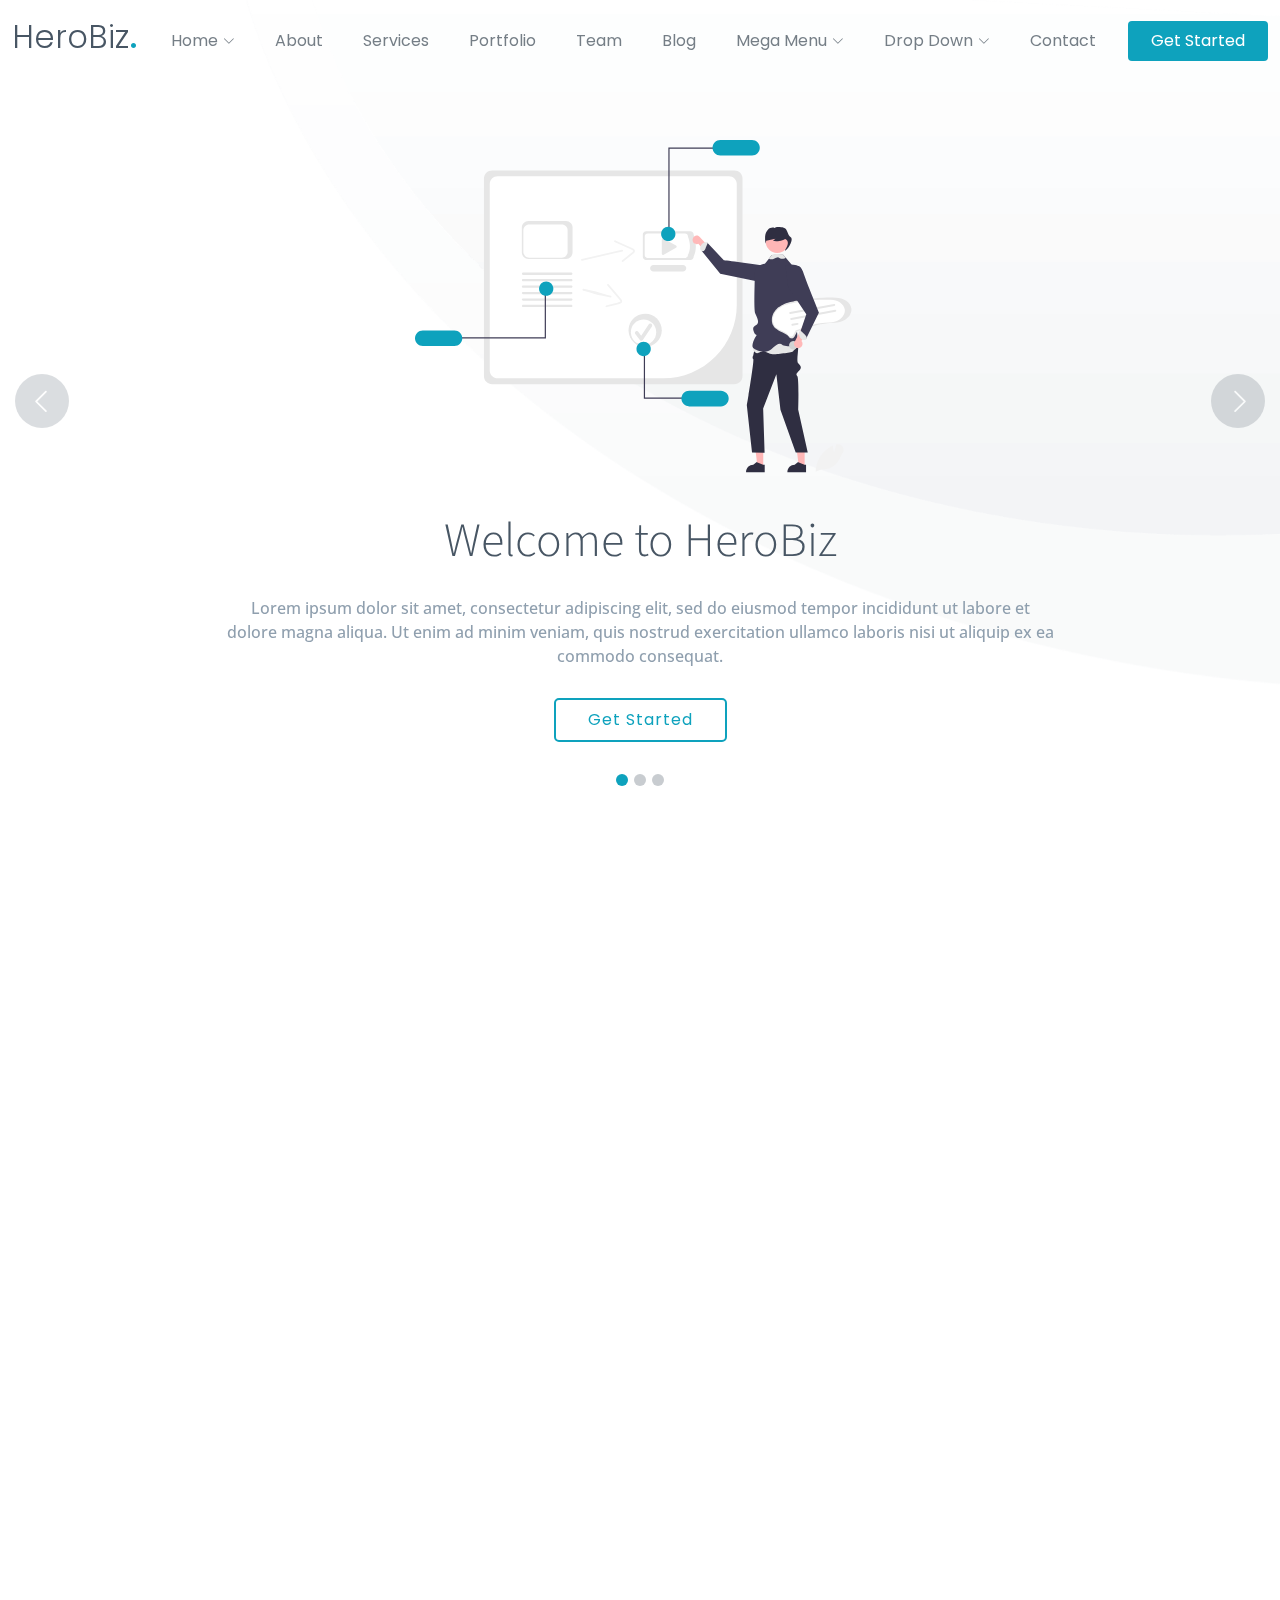
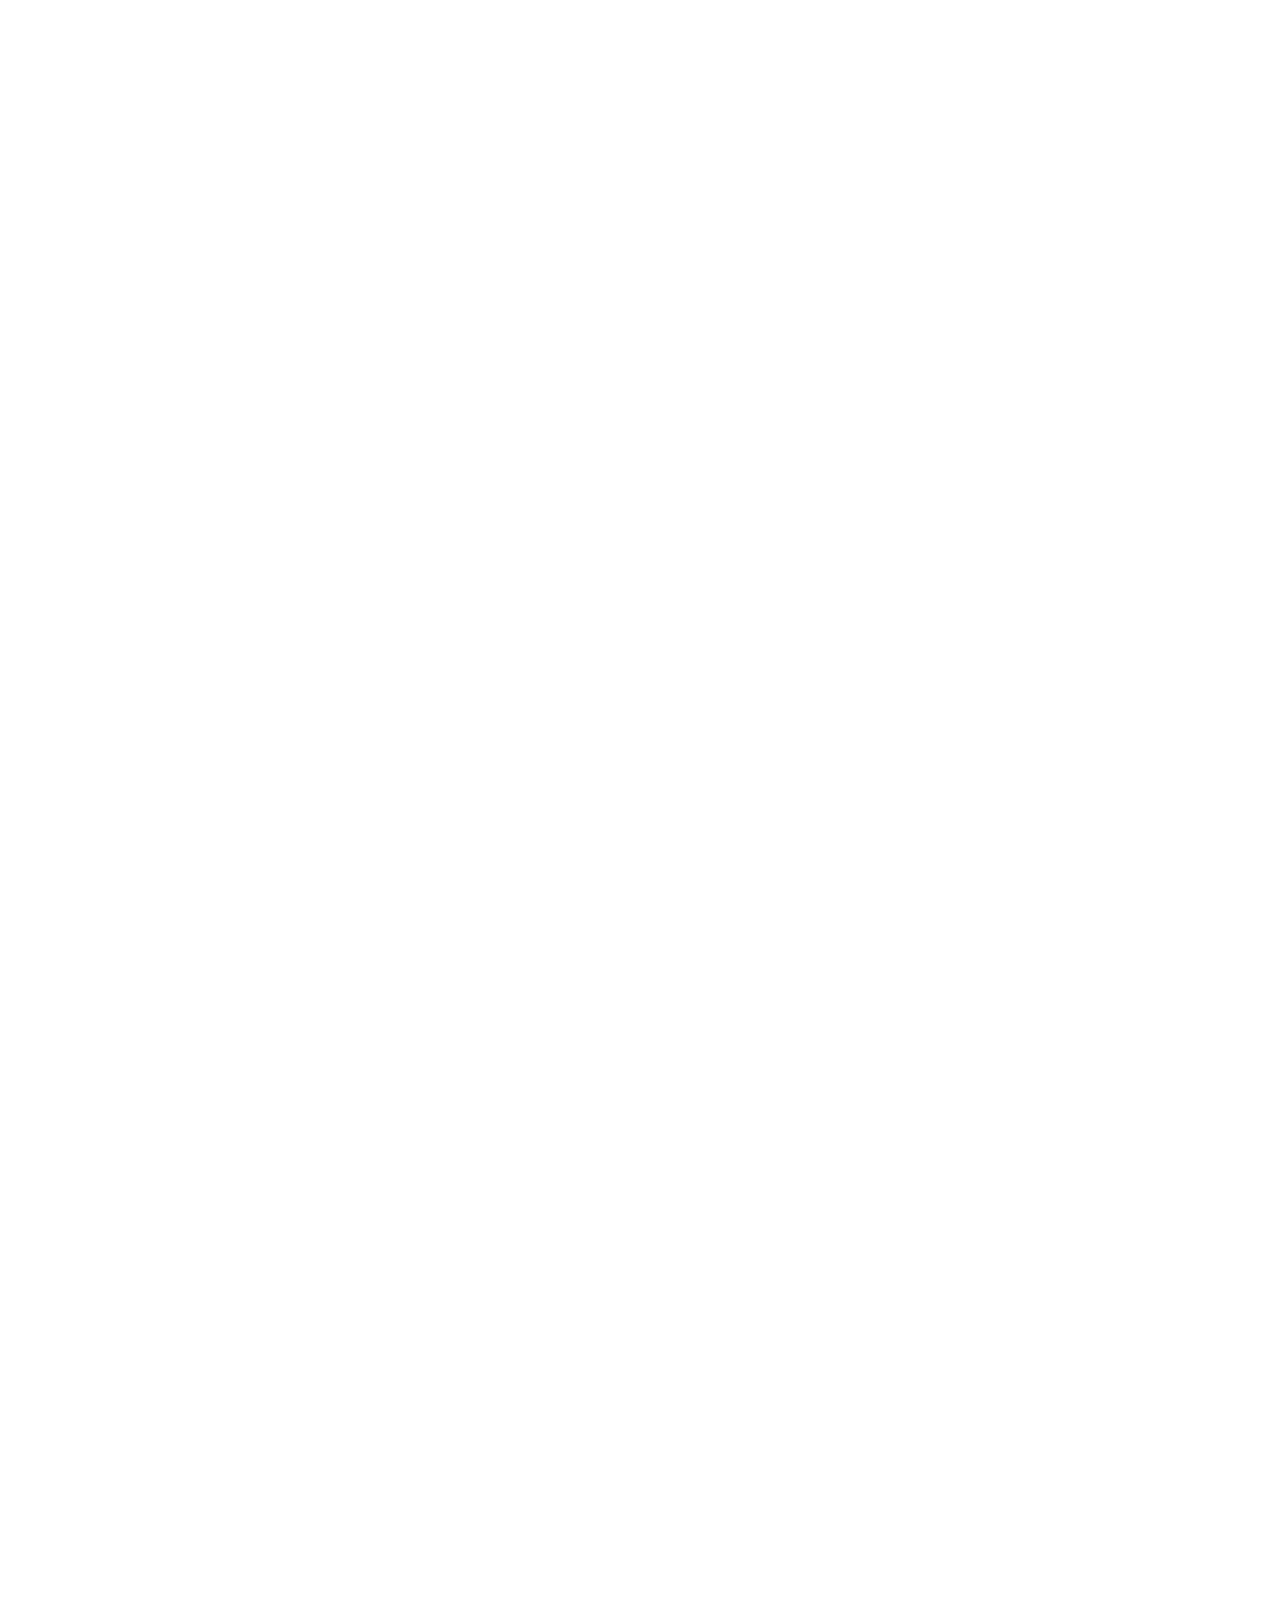
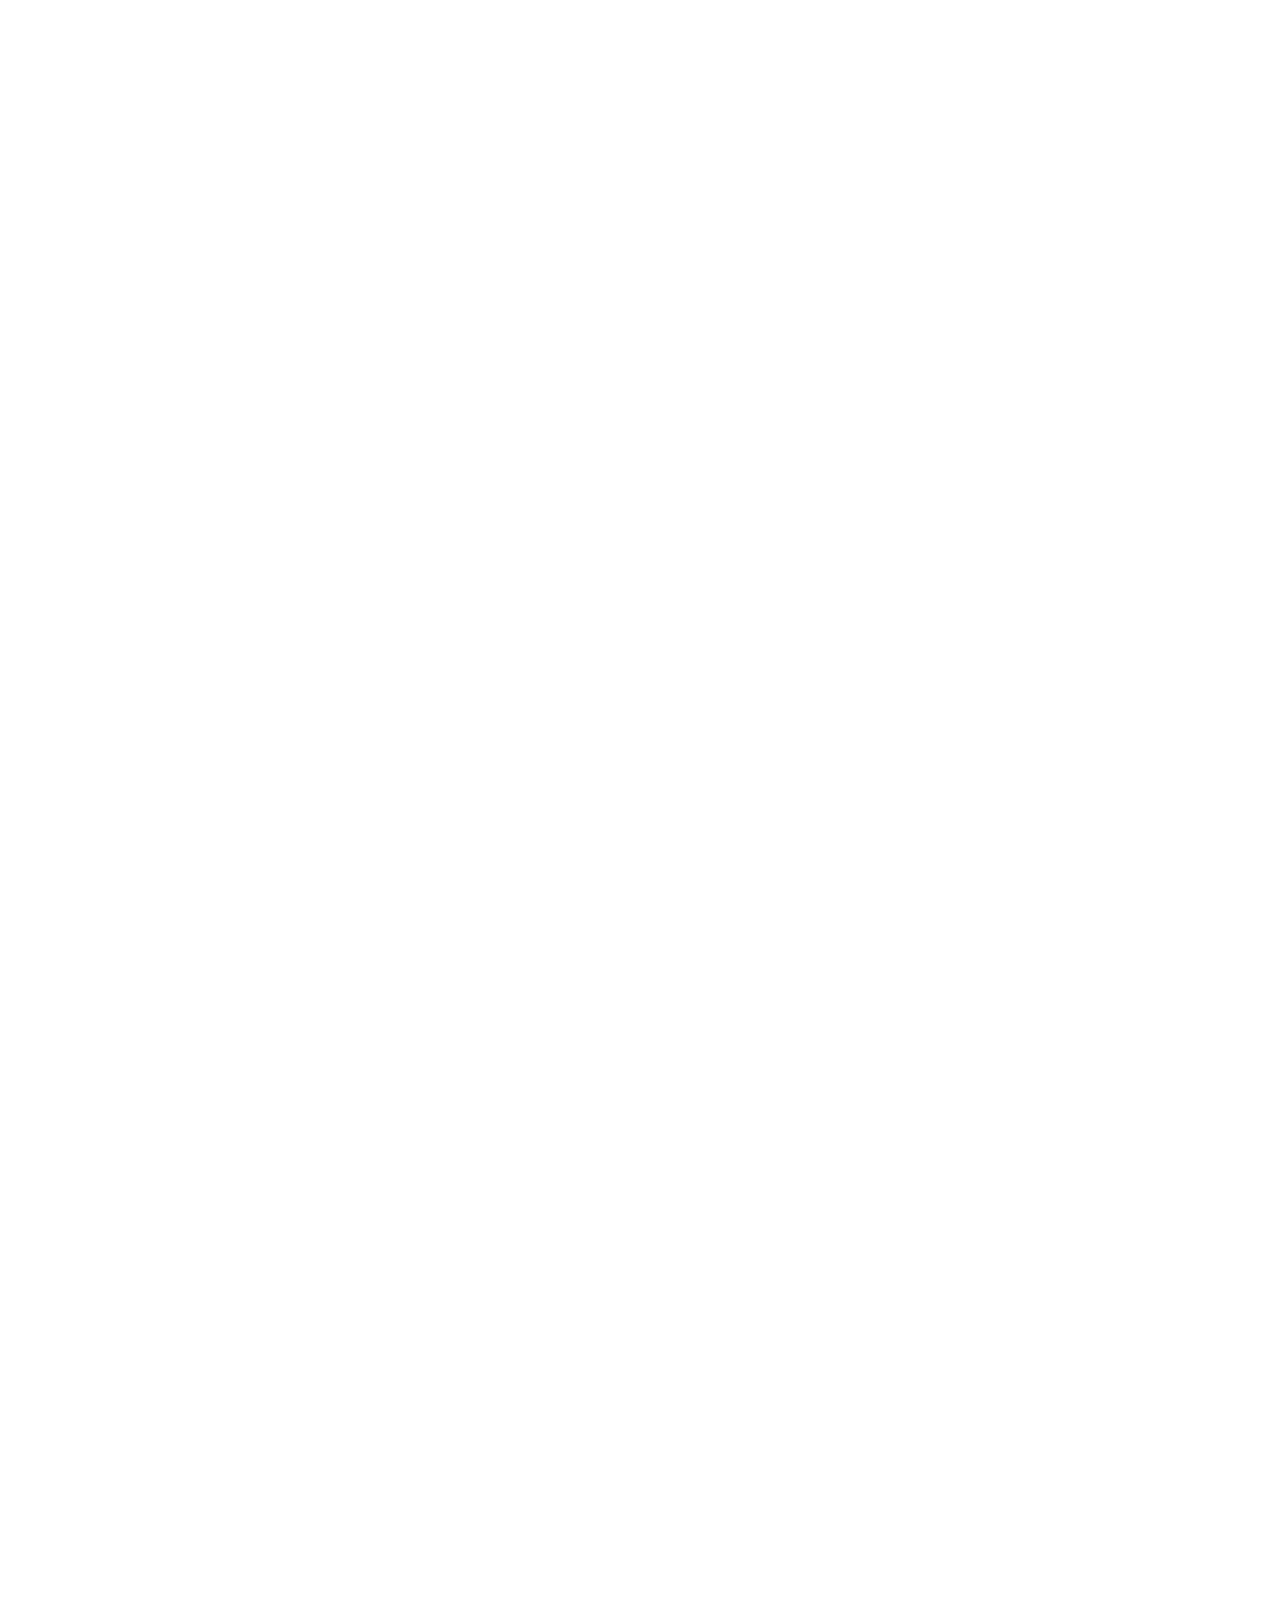
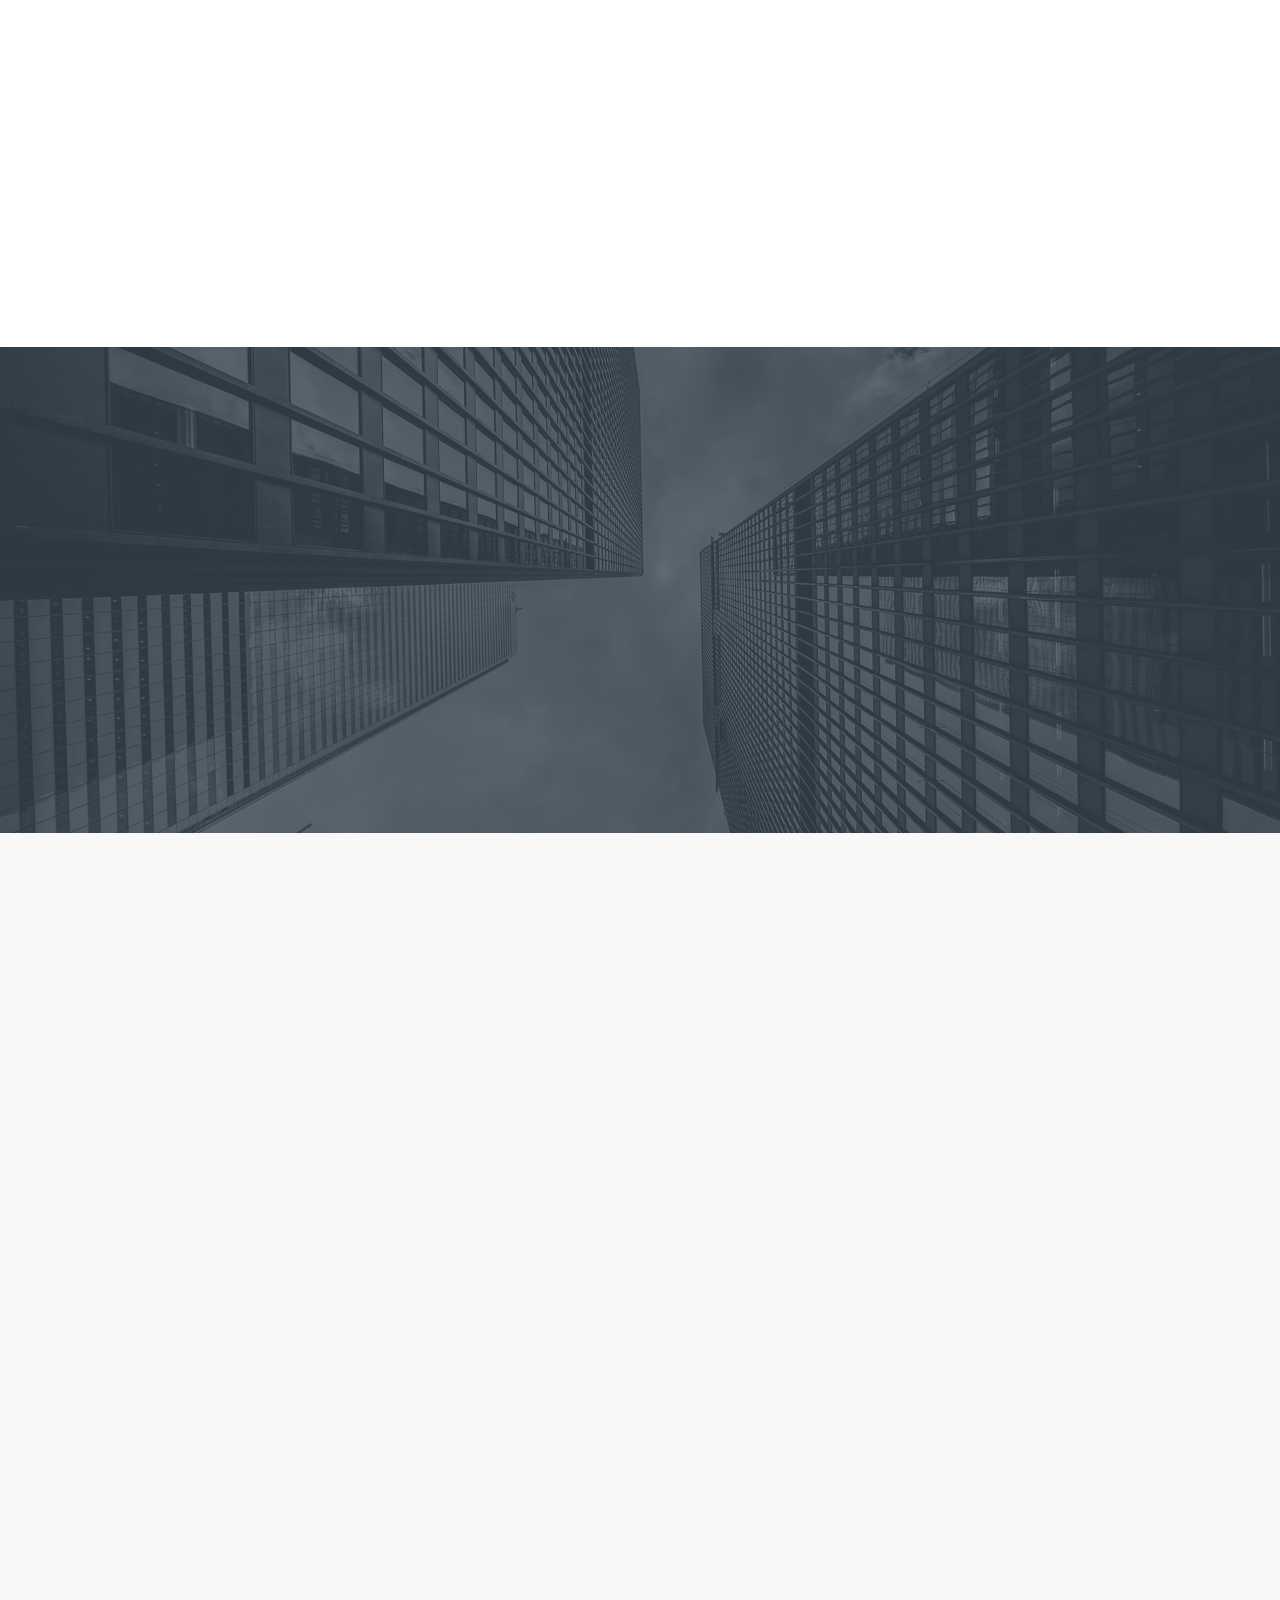
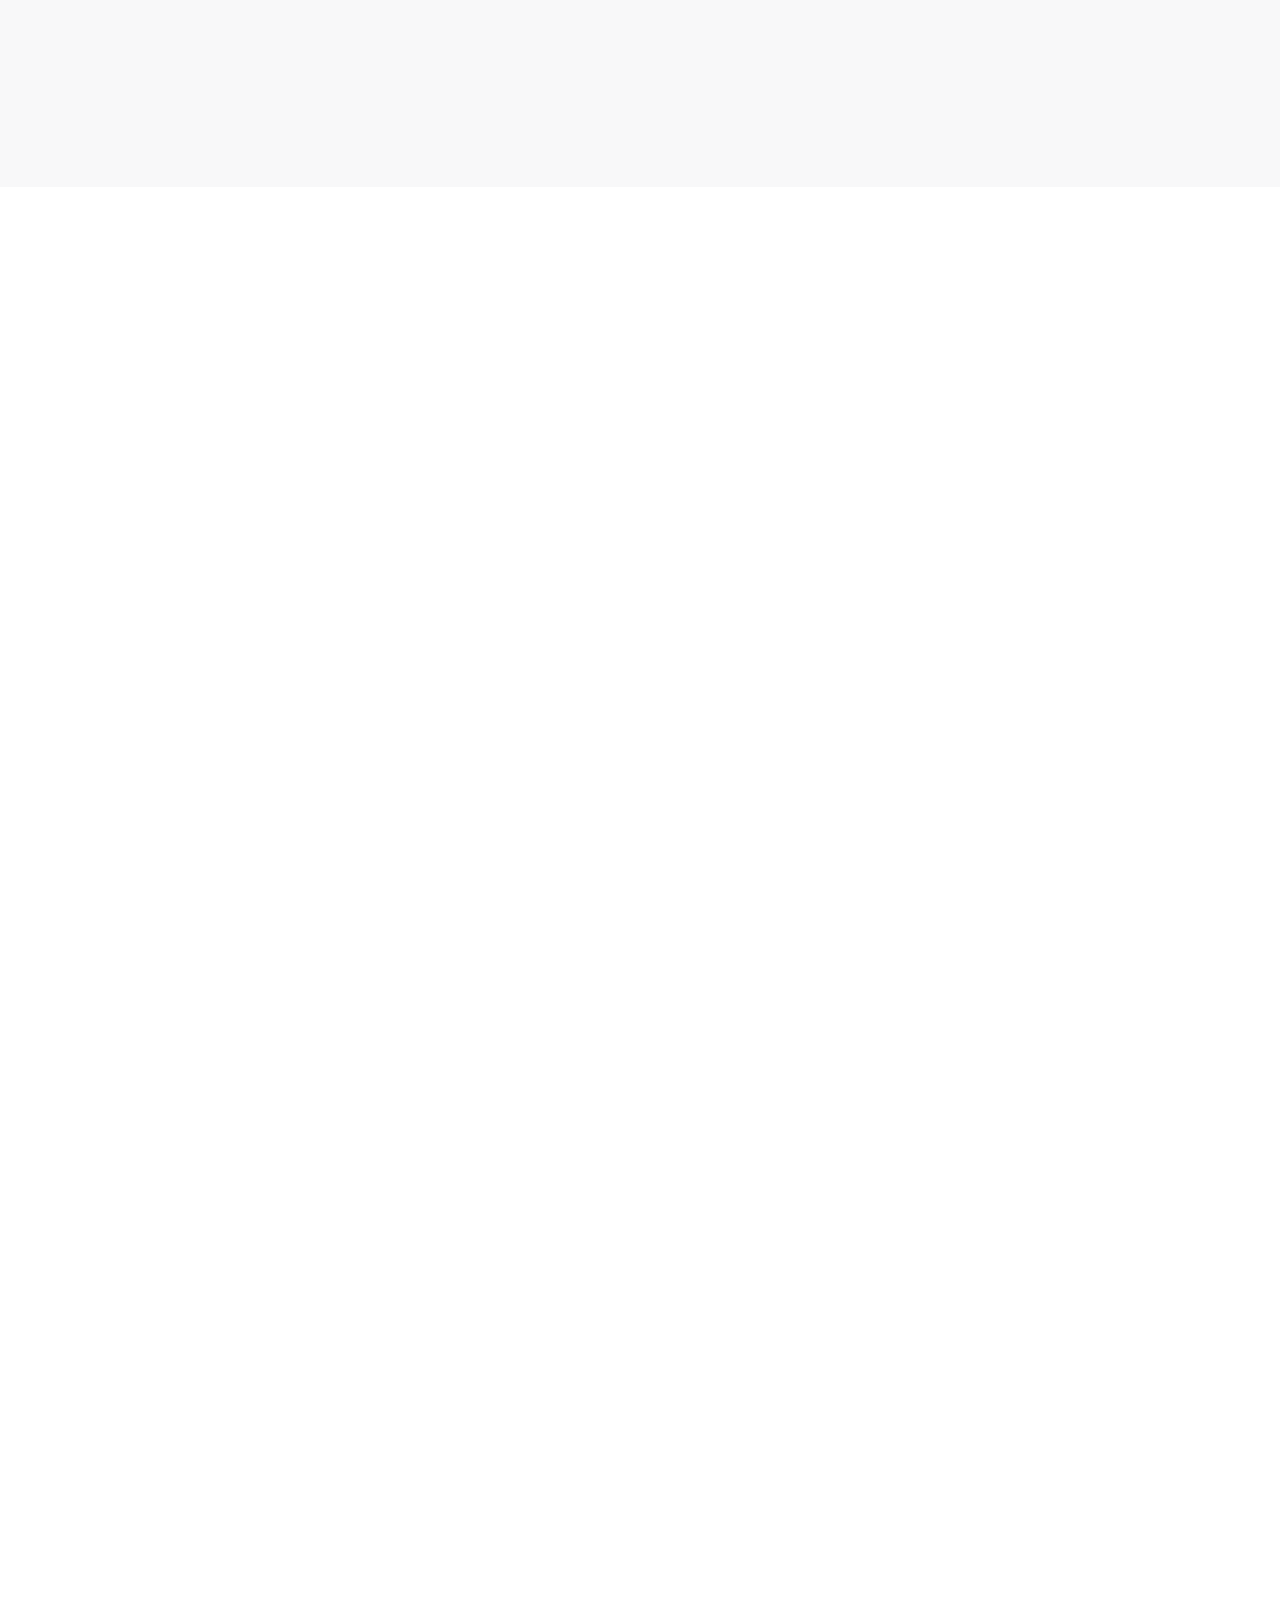
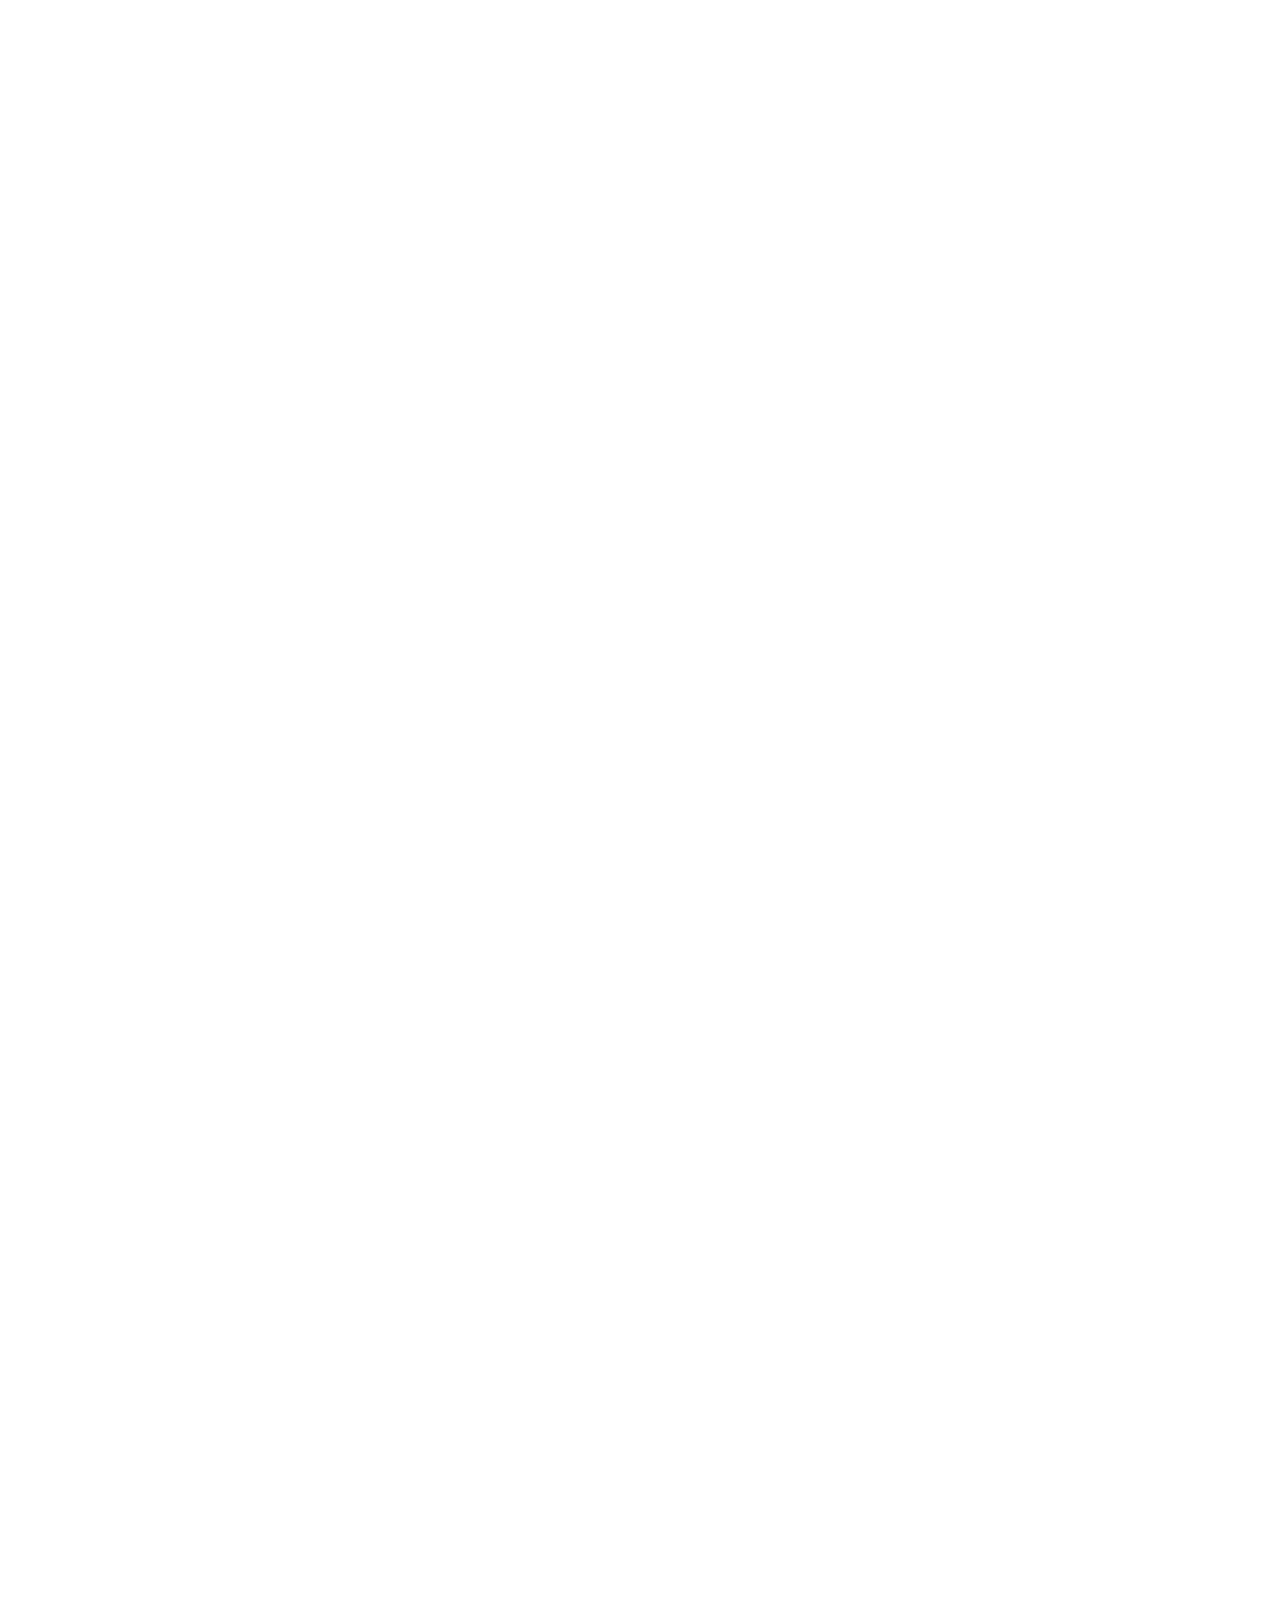
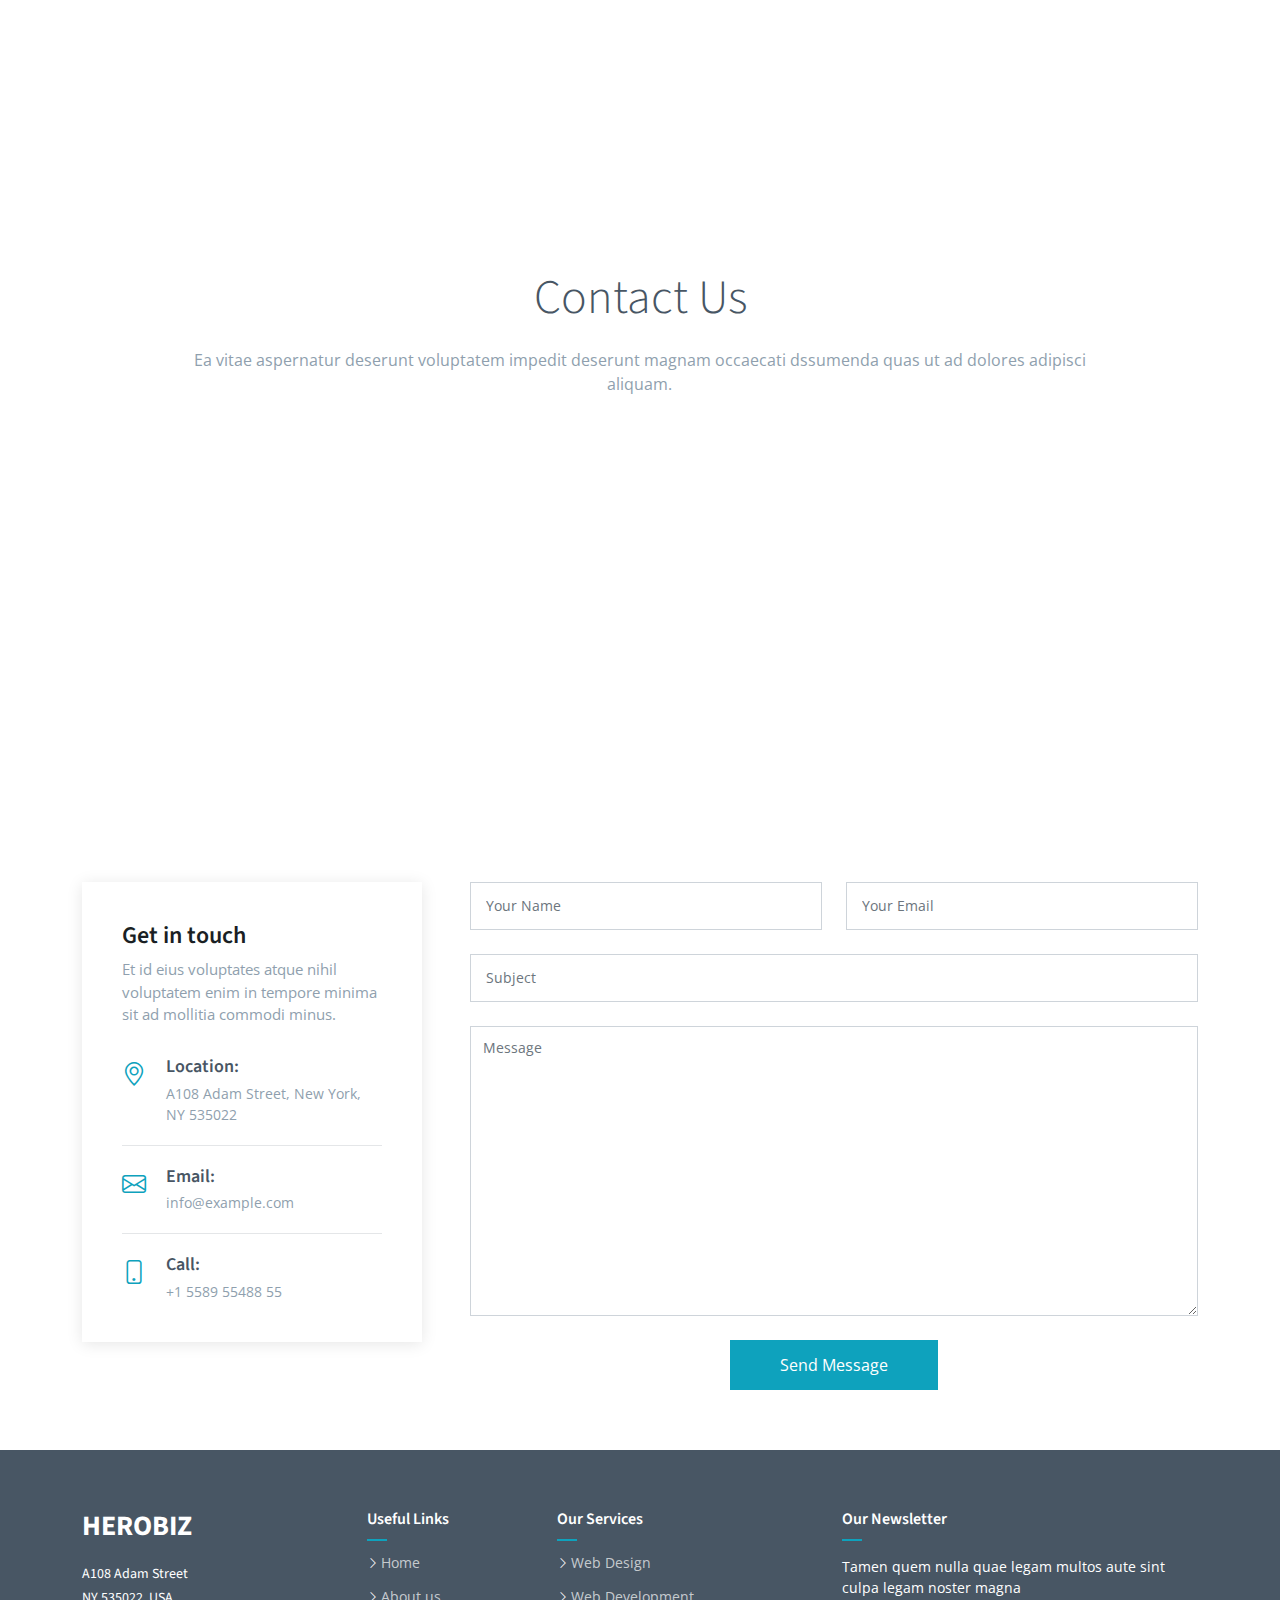
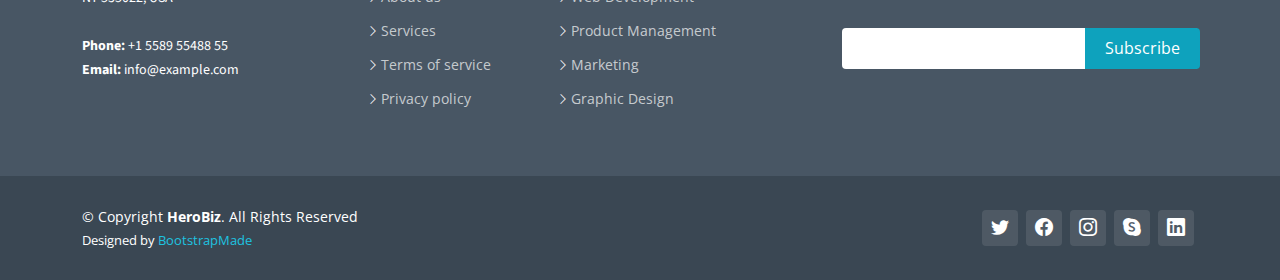
<file: index-2.html>
<!DOCTYPE html>
<html lang="en">

<head>
  <meta charset="utf-8">
  <meta content="width=device-width, initial-scale=1.0" name="viewport">

  <title>HeroBiz Bootstrap Template - Home 2</title>
  <meta content="" name="description">
  <meta content="" name="keywords">

  <!-- Favicons -->
  <link href="assets/img/favicon.png" rel="icon">
  <link href="assets/img/apple-touch-icon.png" rel="apple-touch-icon">

  <!-- Google Fonts -->
  <link rel="preconnect" href="https://fonts.googleapis.com">
  <link rel="preconnect" href="https://fonts.gstatic.com" crossorigin>
  <link href="https://fonts.googleapis.com/css2?family=Open+Sans:ital,wght@0,300;0,400;0,500;0,600;0,700;1,300;1,400;1,500;1,600;1,700&family=Poppins:ital,wght@0,300;0,400;0,500;0,600;0,700;1,300;1,400;1,500;1,600;1,700&family=Source+Sans+Pro:ital,wght@0,300;0,400;0,600;0,700;1,300;1,400;1,600;1,700&display=swap" rel="stylesheet">

  <!-- Vendor CSS Files -->
  <link href="assets/vendor/bootstrap/css/bootstrap.min.css" rel="stylesheet">
  <link href="assets/vendor/bootstrap-icons/bootstrap-icons.css" rel="stylesheet">
  <link href="assets/vendor/aos/aos.css" rel="stylesheet">
  <link href="assets/vendor/glightbox/css/glightbox.min.css" rel="stylesheet">
  <link href="assets/vendor/swiper/swiper-bundle.min.css" rel="stylesheet">

  <!-- Variables CSS Files. Uncomment your preferred color scheme -->
  <link href="assets/css/variables.css" rel="stylesheet">
  <!-- <link href="assets/css/variables-blue.css" rel="stylesheet"> -->
  <!-- <link href="assets/css/variables-green.css" rel="stylesheet"> -->
  <!-- <link href="assets/css/variables-orange.css" rel="stylesheet"> -->
  <!-- <link href="assets/css/variables-purple.css" rel="stylesheet"> -->
  <!-- <link href="assets/css/variables-red.css" rel="stylesheet"> -->
  <!-- <link href="assets/css/variables-pink.css" rel="stylesheet"> -->

  <!-- Template Main CSS File -->
  <link href="assets/css/main.css" rel="stylesheet">

  <!-- =======================================================
  * Template Name: HeroBiz - v2.3.1
  * Template URL: https://bootstrapmade.com/herobiz-bootstrap-business-template/
  * Author: BootstrapMade.com
  * License: https://bootstrapmade.com/license/
  ======================================================== -->
</head>

<body>

  <!-- ======= Header ======= -->
  <header id="header" class="header fixed-top" data-scrollto-offset="0">
    <div class="container-fluid d-flex align-items-center justify-content-between">

      <a href="index.html" class="logo d-flex align-items-center scrollto me-auto me-lg-0">
        <!-- Uncomment the line below if you also wish to use an image logo -->
        <!-- <img src="assets/img/logo.png" alt=""> -->
        <h1>HeroBiz<span>.</span></h1>
      </a>

      <nav id="navbar" class="navbar">
        <ul>

          <li class="dropdown"><a href="#"><span>Home</span> <i class="bi bi-chevron-down dropdown-indicator"></i></a>
            <ul>
              <li><a href="index.html">Home 1 - index.html</a></li>
              <li><a href="index-2.html" class="active">Home 2 - index-2.html</a></li>
              <li><a href="index-3.html">Home 3 - index-3.html</a></li>
              <li><a href="index-4.html">Home 4 - index-4.html</a></li>
            </ul>
          </li>

          <li><a class="nav-link scrollto" href="index.html#about">About</a></li>
          <li><a class="nav-link scrollto" href="index.html#services">Services</a></li>
          <li><a class="nav-link scrollto" href="index.html#portfolio">Portfolio</a></li>
          <li><a class="nav-link scrollto" href="index.html#team">Team</a></li>
          <li><a href="blog.html">Blog</a></li>
          <li class="dropdown megamenu"><a href="#"><span>Mega Menu</span> <i class="bi bi-chevron-down dropdown-indicator"></i></a>
            <ul>
              <li>
                <a href="#">Column 1 link 1</a>
                <a href="#">Column 1 link 2</a>
                <a href="#">Column 1 link 3</a>
              </li>
              <li>
                <a href="#">Column 2 link 1</a>
                <a href="#">Column 2 link 2</a>
                <a href="#">Column 3 link 3</a>
              </li>
              <li>
                <a href="#">Column 3 link 1</a>
                <a href="#">Column 3 link 2</a>
                <a href="#">Column 3 link 3</a>
              </li>
              <li>
                <a href="#">Column 4 link 1</a>
                <a href="#">Column 4 link 2</a>
                <a href="#">Column 4 link 3</a>
              </li>
            </ul>
          </li>
          <li class="dropdown"><a href="#"><span>Drop Down</span> <i class="bi bi-chevron-down dropdown-indicator"></i></a>
            <ul>
              <li><a href="#">Drop Down 1</a></li>
              <li class="dropdown"><a href="#"><span>Deep Drop Down</span> <i class="bi bi-chevron-down dropdown-indicator"></i></a>
                <ul>
                  <li><a href="#">Deep Drop Down 1</a></li>
                  <li><a href="#">Deep Drop Down 2</a></li>
                  <li><a href="#">Deep Drop Down 3</a></li>
                  <li><a href="#">Deep Drop Down 4</a></li>
                  <li><a href="#">Deep Drop Down 5</a></li>
                </ul>
              </li>
              <li><a href="#">Drop Down 2</a></li>
              <li><a href="#">Drop Down 3</a></li>
              <li><a href="#">Drop Down 4</a></li>
            </ul>
          </li>
          <li><a class="nav-link scrollto" href="index.html#contact">Contact</a></li>
        </ul>
        <i class="bi bi-list mobile-nav-toggle d-none"></i>
      </nav><!-- .navbar -->

      <a class="btn-getstarted scrollto" href="index.html#about">Get Started</a>

    </div>
  </header><!-- End Header -->

  <!-- ======= Hero Section ======= -->
  <section id="hero" class="hero carousel  carousel-fade" data-bs-ride="carousel" data-bs-interval="5000">

    <div class="carousel-item active">
      <div class="container">
        <div class="row justify-content-center gy-6">

          <div class="col-lg-5 col-md-8">
            <img src="assets/img/hero-carousel/hero-carousel-1.svg" alt="" class="img-fluid img">
          </div>

          <div class="col-lg-9 text-center">
            <h2>Welcome to HeroBiz</h2>
            <p>Lorem ipsum dolor sit amet, consectetur adipiscing elit, sed do eiusmod tempor incididunt ut labore et dolore magna aliqua. Ut enim ad minim veniam, quis nostrud exercitation ullamco laboris nisi ut aliquip ex ea commodo consequat.</p>
            <a href="#featured-services" class="btn-get-started scrollto ">Get Started</a>
          </div>

        </div>
      </div>
    </div><!-- End Carousel Item -->

    <div class="carousel-item">
      <div class="container">
        <div class="row justify-content-center gy-6">

          <div class="col-lg-5 col-md-8">
            <img src="assets/img/hero-carousel/hero-carousel-2.svg" alt="" class="img-fluid img">
          </div>

          <div class="col-lg-9 text-center">
            <h2>At vero eos et accusamus</h2>
            <p>Nam libero tempore, cum soluta nobis est eligendi optio cumque nihil impedit quo minus id quod maxime placeat facere possimus, omnis voluptas assumenda est, omnis dolor repellendus. Temporibus autem quibusdam et aut officiis debitis aut.</p>
            <a href="#featured-services" class="btn-get-started scrollto ">Get Started</a>
          </div>

        </div>
      </div>
    </div><!-- End Carousel Item -->

    <div class="carousel-item">
      <div class="container">
        <div class="row justify-content-center gy-6">

          <div class="col-lg-5 col-md-8">
            <img src="assets/img/hero-carousel/hero-carousel-3.svg" alt="" class="img-fluid img">
          </div>

          <div class="col-lg-9 text-center">
            <h2>Temporibus autem quibusdam</h2>
            <p>Beatae vitae dicta sunt explicabo. Nemo enim ipsam voluptatem quia voluptas sit aspernatur aut odit aut fugit, sed quia consequuntur magni dolores eos qui ratione voluptatem sequi nesciunt omnis iste natus error sit voluptatem accusantium.</p>
            <a href="#featured-services" class="btn-get-started scrollto ">Get Started</a>
          </div>

        </div>
      </div>
    </div><!-- End Carousel Item -->

    <a class="carousel-control-prev" href="#hero" role="button" data-bs-slide="prev">
      <span class="carousel-control-prev-icon bi bi-chevron-left" aria-hidden="true"></span>
    </a>

    <a class="carousel-control-next" href="#hero" role="button" data-bs-slide="next">
      <span class="carousel-control-next-icon bi bi-chevron-right" aria-hidden="true"></span>
    </a>

    <ol class="carousel-indicators"></ol>

  </section><!-- End Hero Section -->

  <main id="main">

    <!-- ======= Featured Services Section ======= -->
    <section id="featured-services" class="featured-services">
      <div class="container">

        <div class="row gy-4">

          <div class="col-xl-3 col-md-6 d-flex" data-aos="zoom-out">
            <div class="service-item position-relative">
              <div class="icon"><i class="bi bi-activity icon"></i></div>
              <h4><a href="" class="stretched-link">Lorem Ipsum</a></h4>
              <p>Voluptatum deleniti atque corrupti quos dolores et quas molestias excepturi</p>
            </div>
          </div><!-- End Service Item -->

          <div class="col-xl-3 col-md-6 d-flex" data-aos="zoom-out" data-aos-delay="200">
            <div class="service-item position-relative">
              <div class="icon"><i class="bi bi-bounding-box-circles icon"></i></div>
              <h4><a href="" class="stretched-link">Sed ut perspici</a></h4>
              <p>Duis aute irure dolor in reprehenderit in voluptate velit esse cillum dolore</p>
            </div>
          </div><!-- End Service Item -->

          <div class="col-xl-3 col-md-6 d-flex" data-aos="zoom-out" data-aos-delay="400">
            <div class="service-item position-relative">
              <div class="icon"><i class="bi bi-calendar4-week icon"></i></div>
              <h4><a href="" class="stretched-link">Magni Dolores</a></h4>
              <p>Excepteur sint occaecat cupidatat non proident, sunt in culpa qui officia</p>
            </div>
          </div><!-- End Service Item -->

          <div class="col-xl-3 col-md-6 d-flex" data-aos="zoom-out" data-aos-delay="600">
            <div class="service-item position-relative">
              <div class="icon"><i class="bi bi-broadcast icon"></i></div>
              <h4><a href="" class="stretched-link">Nemo Enim</a></h4>
              <p>At vero eos et accusamus et iusto odio dignissimos ducimus qui blanditiis</p>
            </div>
          </div><!-- End Service Item -->

        </div>

      </div>
    </section><!-- End Featured Services Section -->

    <!-- ======= About Section ======= -->
    <section id="about" class="about">
      <div class="container" data-aos="fade-up">

        <div class="section-header">
          <h2>About Us</h2>
          <p>Architecto nobis eos vel nam quidem vitae temporibus voluptates qui hic deserunt iusto omnis nam voluptas asperiores sequi tenetur dolores incidunt enim voluptatem magnam cumque fuga.</p>
        </div>

        <div class="row g-4 g-lg-5" data-aos="fade-up" data-aos-delay="200">

          <div class="col-lg-5">
            <div class="about-img">
              <img src="assets/img/about.jpg" class="img-fluid" alt="">
            </div>
          </div>

          <div class="col-lg-7">
            <h3 class="pt-0 pt-lg-5">Neque officiis dolore maiores et exercitationem quae est seda lidera pat claero</h3>

            <!-- Tabs -->
            <ul class="nav nav-pills mb-3">
              <li><a class="nav-link active" data-bs-toggle="pill" href="#tab1">Saepe fuga</a></li>
              <li><a class="nav-link" data-bs-toggle="pill" href="#tab2">Voluptates</a></li>
              <li><a class="nav-link" data-bs-toggle="pill" href="#tab3">Corrupti</a></li>
            </ul><!-- End Tabs -->

            <!-- Tab Content -->
            <div class="tab-content">

              <div class="tab-pane fade show active" id="tab1">

                <p class="fst-italic">Consequuntur inventore voluptates consequatur aut vel et. Eos doloribus expedita. Sapiente atque consequatur minima nihil quae aspernatur quo suscipit voluptatem.</p>

                <div class="d-flex align-items-center mt-4">
                  <i class="bi bi-check2"></i>
                  <h4>Repudiandae rerum velit modi et officia quasi facilis</h4>
                </div>
                <p>Laborum omnis voluptates voluptas qui sit aliquam blanditiis. Sapiente minima commodi dolorum non eveniet magni quaerat nemo et.</p>

                <div class="d-flex align-items-center mt-4">
                  <i class="bi bi-check2"></i>
                  <h4>Incidunt non veritatis illum ea ut nisi</h4>
                </div>
                <p>Non quod totam minus repellendus autem sint velit. Rerum debitis facere soluta tenetur. Iure molestiae assumenda sunt qui inventore eligendi voluptates nisi at. Dolorem quo tempora. Quia et perferendis.</p>

                <div class="d-flex align-items-center mt-4">
                  <i class="bi bi-check2"></i>
                  <h4>Omnis ab quia nemo dignissimos rem eum quos..</h4>
                </div>
                <p>Eius alias aut cupiditate. Dolor voluptates animi ut blanditiis quos nam. Magnam officia aut ut alias quo explicabo ullam esse. Sunt magnam et dolorem eaque magnam odit enim quaerat. Vero error error voluptatem eum.</p>

              </div><!-- End Tab 1 Content -->

              <div class="tab-pane fade show" id="tab2">

                <p class="fst-italic">Consequuntur inventore voluptates consequatur aut vel et. Eos doloribus expedita. Sapiente atque consequatur minima nihil quae aspernatur quo suscipit voluptatem.</p>

                <div class="d-flex align-items-center mt-4">
                  <i class="bi bi-check2"></i>
                  <h4>Repudiandae rerum velit modi et officia quasi facilis</h4>
                </div>
                <p>Laborum omnis voluptates voluptas qui sit aliquam blanditiis. Sapiente minima commodi dolorum non eveniet magni quaerat nemo et.</p>

                <div class="d-flex align-items-center mt-4">
                  <i class="bi bi-check2"></i>
                  <h4>Incidunt non veritatis illum ea ut nisi</h4>
                </div>
                <p>Non quod totam minus repellendus autem sint velit. Rerum debitis facere soluta tenetur. Iure molestiae assumenda sunt qui inventore eligendi voluptates nisi at. Dolorem quo tempora. Quia et perferendis.</p>

                <div class="d-flex align-items-center mt-4">
                  <i class="bi bi-check2"></i>
                  <h4>Omnis ab quia nemo dignissimos rem eum quos..</h4>
                </div>
                <p>Eius alias aut cupiditate. Dolor voluptates animi ut blanditiis quos nam. Magnam officia aut ut alias quo explicabo ullam esse. Sunt magnam et dolorem eaque magnam odit enim quaerat. Vero error error voluptatem eum.</p>

              </div><!-- End Tab 2 Content -->

              <div class="tab-pane fade show" id="tab3">

                <p class="fst-italic">Consequuntur inventore voluptates consequatur aut vel et. Eos doloribus expedita. Sapiente atque consequatur minima nihil quae aspernatur quo suscipit voluptatem.</p>

                <div class="d-flex align-items-center mt-4">
                  <i class="bi bi-check2"></i>
                  <h4>Repudiandae rerum velit modi et officia quasi facilis</h4>
                </div>
                <p>Laborum omnis voluptates voluptas qui sit aliquam blanditiis. Sapiente minima commodi dolorum non eveniet magni quaerat nemo et.</p>

                <div class="d-flex align-items-center mt-4">
                  <i class="bi bi-check2"></i>
                  <h4>Incidunt non veritatis illum ea ut nisi</h4>
                </div>
                <p>Non quod totam minus repellendus autem sint velit. Rerum debitis facere soluta tenetur. Iure molestiae assumenda sunt qui inventore eligendi voluptates nisi at. Dolorem quo tempora. Quia et perferendis.</p>

                <div class="d-flex align-items-center mt-4">
                  <i class="bi bi-check2"></i>
                  <h4>Omnis ab quia nemo dignissimos rem eum quos..</h4>
                </div>
                <p>Eius alias aut cupiditate. Dolor voluptates animi ut blanditiis quos nam. Magnam officia aut ut alias quo explicabo ullam esse. Sunt magnam et dolorem eaque magnam odit enim quaerat. Vero error error voluptatem eum.</p>

              </div><!-- End Tab 3 Content -->

            </div>

          </div>

        </div>

      </div>
    </section><!-- End About Section -->

    <!-- ======= Clients Section ======= -->
    <section id="clients" class="clients">
      <div class="container" data-aos="zoom-out">

        <div class="clients-slider swiper">
          <div class="swiper-wrapper align-items-center">
            <div class="swiper-slide"><img src="assets/img/clients/client-1.png" class="img-fluid" alt=""></div>
            <div class="swiper-slide"><img src="assets/img/clients/client-2.png" class="img-fluid" alt=""></div>
            <div class="swiper-slide"><img src="assets/img/clients/client-3.png" class="img-fluid" alt=""></div>
            <div class="swiper-slide"><img src="assets/img/clients/client-4.png" class="img-fluid" alt=""></div>
            <div class="swiper-slide"><img src="assets/img/clients/client-5.png" class="img-fluid" alt=""></div>
            <div class="swiper-slide"><img src="assets/img/clients/client-6.png" class="img-fluid" alt=""></div>
            <div class="swiper-slide"><img src="assets/img/clients/client-7.png" class="img-fluid" alt=""></div>
            <div class="swiper-slide"><img src="assets/img/clients/client-8.png" class="img-fluid" alt=""></div>
          </div>
        </div>

      </div>
    </section><!-- End Clients Section -->

    <!-- ======= Call To Action Section ======= -->
    <section id="cta" class="cta">
      <div class="container" data-aos="zoom-out">

        <div class="row g-5">

          <div class="col-lg-8 col-md-6 content d-flex flex-column justify-content-center order-last order-md-first">
            <h3>Alias sunt quas <em>Cupiditate</em> oluptas hic minima</h3>
            <p> Duis aute irure dolor in reprehenderit in voluptate velit esse cillum dolore eu fugiat nulla pariatur. Excepteur sint occaecat cupidatat non proident, sunt in culpa qui officia deserunt mollit anim id est laborum.</p>
            <a class="cta-btn align-self-start" href="#">Call To Action</a>
          </div>

          <div class="col-lg-4 col-md-6 order-first order-md-last d-flex align-items-center">
            <div class="img">
              <img src="assets/img/cta.jpg" alt="" class="img-fluid">
            </div>
          </div>

        </div>

      </div>
    </section><!-- End Call To Action Section -->

    <!-- ======= On Focus Section ======= -->
    <section id="onfocus" class="onfocus">
      <div class="container-fluid p-0" data-aos="fade-up">

        <div class="row g-0">
          <div class="col-lg-6 video-play position-relative">
            <a href="https://www.youtube.com/watch?v=LXb3EKWsInQ" class="glightbox play-btn"></a>
          </div>
          <div class="col-lg-6">
            <div class="content d-flex flex-column justify-content-center h-100">
              <h3>Voluptatem dignissimos provident quasi corporis</h3>
              <p class="fst-italic">
                Lorem ipsum dolor sit amet, consectetur adipiscing elit, sed do eiusmod tempor incididunt ut labore et dolore
                magna aliqua.
              </p>
              <ul>
                <li><i class="bi bi-check-circle"></i> Ullamco laboris nisi ut aliquip ex ea commodo consequat.</li>
                <li><i class="bi bi-check-circle"></i> Duis aute irure dolor in reprehenderit in voluptate velit.</li>
                <li><i class="bi bi-check-circle"></i> Ullamco laboris nisi ut aliquip ex ea commodo consequat. Duis aute irure dolor in reprehenderit in voluptate trideta storacalaperda mastiro dolore eu fugiat nulla pariatur.</li>
              </ul>
              <a href="#" class="read-more align-self-start"><span>Read More</span><i class="bi bi-arrow-right"></i></a>
            </div>
          </div>
        </div>

      </div>
    </section><!-- End On Focus Section -->

    <!-- ======= Features Section ======= -->
    <section id="features" class="features">
      <div class="container" data-aos="fade-up">

        <ul class="nav nav-tabs row gy-4 d-flex">

          <li class="nav-item col-6 col-md-4 col-lg-2">
            <a class="nav-link active show" data-bs-toggle="tab" data-bs-target="#tab-1">
              <i class="bi bi-binoculars color-cyan"></i>
              <h4>Modinest</h4>
            </a>
          </li><!-- End Tab 1 Nav -->

          <li class="nav-item col-6 col-md-4 col-lg-2">
            <a class="nav-link" data-bs-toggle="tab" data-bs-target="#tab-2">
              <i class="bi bi-box-seam color-indigo"></i>
              <h4>Undaesenti</h4>
            </a>
          </li><!-- End Tab 2 Nav -->

          <li class="nav-item col-6 col-md-4 col-lg-2">
            <a class="nav-link" data-bs-toggle="tab" data-bs-target="#tab-3">
              <i class="bi bi-brightness-high color-teal"></i>
              <h4>Pariatur</h4>
            </a>
          </li><!-- End Tab 3 Nav -->

          <li class="nav-item col-6 col-md-4 col-lg-2">
            <a class="nav-link" data-bs-toggle="tab" data-bs-target="#tab-4">
              <i class="bi bi-command color-red"></i>
              <h4>Nostrum</h4>
            </a>
          </li><!-- End Tab 4 Nav -->

          <li class="nav-item col-6 col-md-4 col-lg-2">
            <a class="nav-link" data-bs-toggle="tab" data-bs-target="#tab-5">
              <i class="bi bi-easel color-blue"></i>
              <h4>Adipiscing</h4>
            </a>
          </li><!-- End Tab 5 Nav -->

          <li class="nav-item col-6 col-md-4 col-lg-2">
            <a class="nav-link" data-bs-toggle="tab" data-bs-target="#tab-6">
              <i class="bi bi-map color-orange"></i>
              <h4>Reprehit</h4>
            </a>
          </li><!-- End Tab 6 Nav -->

        </ul>

        <div class="tab-content">

          <div class="tab-pane active show" id="tab-1">
            <div class="row gy-4">
              <div class="col-lg-8 order-2 order-lg-1" data-aos="fade-up" data-aos-delay="100">
                <h3>Modinest</h3>
                <p class="fst-italic">
                  Lorem ipsum dolor sit amet, consectetur adipiscing elit, sed do eiusmod tempor incididunt ut labore et dolore
                  magna aliqua.
                </p>
                <ul>
                  <li><i class="bi bi-check-circle-fill"></i> Ullamco laboris nisi ut aliquip ex ea commodo consequat.</li>
                  <li><i class="bi bi-check-circle-fill"></i> Duis aute irure dolor in reprehenderit in voluptate velit.</li>
                  <li><i class="bi bi-check-circle-fill"></i> Ullamco laboris nisi ut aliquip ex ea commodo consequat. Duis aute irure dolor in reprehenderit in voluptate trideta storacalaperda mastiro dolore eu fugiat nulla pariatur.</li>
                </ul>
                <p>
                  Ullamco laboris nisi ut aliquip ex ea commodo consequat. Duis aute irure dolor in reprehenderit in voluptate
                  velit esse cillum dolore eu fugiat nulla pariatur. Excepteur sint occaecat cupidatat non proident, sunt in
                  culpa qui officia deserunt mollit anim id est laborum
                </p>
              </div>
              <div class="col-lg-4 order-1 order-lg-2 text-center" data-aos="fade-up" data-aos-delay="200">
                <img src="assets/img/features-1.svg" alt="" class="img-fluid">
              </div>
            </div>
          </div><!-- End Tab Content 1 -->

          <div class="tab-pane" id="tab-2">
            <div class="row gy-4">
              <div class="col-lg-8 order-2 order-lg-1">
                <h3>Undaesenti</h3>
                <p>
                  Ullamco laboris nisi ut aliquip ex ea commodo consequat. Duis aute irure dolor in reprehenderit in voluptate
                  velit esse cillum dolore eu fugiat nulla pariatur. Excepteur sint occaecat cupidatat non proident, sunt in
                  culpa qui officia deserunt mollit anim id est laborum
                </p>
                <p class="fst-italic">
                  Lorem ipsum dolor sit amet, consectetur adipiscing elit, sed do eiusmod tempor incididunt ut labore et dolore
                  magna aliqua.
                </p>
                <ul>
                  <li><i class="bi bi-check-circle-fill"></i> Ullamco laboris nisi ut aliquip ex ea commodo consequat.</li>
                  <li><i class="bi bi-check-circle-fill"></i> Duis aute irure dolor in reprehenderit in voluptate velit.</li>
                  <li><i class="bi bi-check-circle-fill"></i> Provident mollitia neque rerum asperiores dolores quos qui a. Ipsum neque dolor voluptate nisi sed.</li>
                  <li><i class="bi bi-check-circle-fill"></i> Ullamco laboris nisi ut aliquip ex ea commodo consequat. Duis aute irure dolor in reprehenderit in voluptate trideta storacalaperda mastiro dolore eu fugiat nulla pariatur.</li>
                </ul>
              </div>
              <div class="col-lg-4 order-1 order-lg-2 text-center">
                <img src="assets/img/features-2.svg" alt="" class="img-fluid">
              </div>
            </div>
          </div><!-- End Tab Content 2 -->

          <div class="tab-pane" id="tab-3">
            <div class="row gy-4">
              <div class="col-lg-8 order-2 order-lg-1">
                <h3>Pariatur</h3>
                <p>
                  Ullamco laboris nisi ut aliquip ex ea commodo consequat. Duis aute irure dolor in reprehenderit in voluptate
                  velit esse cillum dolore eu fugiat nulla pariatur. Excepteur sint occaecat cupidatat non proident, sunt in
                  culpa qui officia deserunt mollit anim id est laborum
                </p>
                <ul>
                  <li><i class="bi bi-check-circle-fill"></i> Ullamco laboris nisi ut aliquip ex ea commodo consequat.</li>
                  <li><i class="bi bi-check-circle-fill"></i> Duis aute irure dolor in reprehenderit in voluptate velit.</li>
                  <li><i class="bi bi-check-circle-fill"></i> Provident mollitia neque rerum asperiores dolores quos qui a. Ipsum neque dolor voluptate nisi sed.</li>
                </ul>
                <p class="fst-italic">
                  Lorem ipsum dolor sit amet, consectetur adipiscing elit, sed do eiusmod tempor incididunt ut labore et dolore
                  magna aliqua.
                </p>
              </div>
              <div class="col-lg-4 order-1 order-lg-2 text-center">
                <img src="assets/img/features-3.svg" alt="" class="img-fluid">
              </div>
            </div>
          </div><!-- End Tab Content 3 -->

          <div class="tab-pane" id="tab-4">
            <div class="row gy-4">
              <div class="col-lg-8 order-2 order-lg-1">
                <h3>Nostrum</h3>
                <p>
                  Ullamco laboris nisi ut aliquip ex ea commodo consequat. Duis aute irure dolor in reprehenderit in voluptate
                  velit esse cillum dolore eu fugiat nulla pariatur. Excepteur sint occaecat cupidatat non proident, sunt in
                  culpa qui officia deserunt mollit anim id est laborum
                </p>
                <p class="fst-italic">
                  Lorem ipsum dolor sit amet, consectetur adipiscing elit, sed do eiusmod tempor incididunt ut labore et dolore
                  magna aliqua.
                </p>
                <ul>
                  <li><i class="bi bi-check-circle-fill"></i> Ullamco laboris nisi ut aliquip ex ea commodo consequat.</li>
                  <li><i class="bi bi-check-circle-fill"></i> Duis aute irure dolor in reprehenderit in voluptate velit.</li>
                  <li><i class="bi bi-check-circle-fill"></i> Ullamco laboris nisi ut aliquip ex ea commodo consequat. Duis aute irure dolor in reprehenderit in voluptate trideta storacalaperda mastiro dolore eu fugiat nulla pariatur.</li>
                </ul>
              </div>
              <div class="col-lg-4 order-1 order-lg-2 text-center">
                <img src="assets/img/features-4.svg" alt="" class="img-fluid">
              </div>
            </div>
          </div><!-- End Tab Content 4 -->

          <div class="tab-pane" id="tab-5">
            <div class="row gy-4">
              <div class="col-lg-8 order-2 order-lg-1">
                <h3>Adipiscing</h3>
                <p>
                  Ullamco laboris nisi ut aliquip ex ea commodo consequat. Duis aute irure dolor in reprehenderit in voluptate
                  velit esse cillum dolore eu fugiat nulla pariatur. Excepteur sint occaecat cupidatat non proident, sunt in
                  culpa qui officia deserunt mollit anim id est laborum
                </p>
                <p class="fst-italic">
                  Lorem ipsum dolor sit amet, consectetur adipiscing elit, sed do eiusmod tempor incididunt ut labore et dolore
                  magna aliqua.
                </p>
                <ul>
                  <li><i class="bi bi-check-circle-fill"></i> Ullamco laboris nisi ut aliquip ex ea commodo consequat.</li>
                  <li><i class="bi bi-check-circle-fill"></i> Duis aute irure dolor in reprehenderit in voluptate velit.</li>
                  <li><i class="bi bi-check-circle-fill"></i> Ullamco laboris nisi ut aliquip ex ea commodo consequat. Duis aute irure dolor in reprehenderit in voluptate trideta storacalaperda mastiro dolore eu fugiat nulla pariatur.</li>
                </ul>
              </div>
              <div class="col-lg-4 order-1 order-lg-2 text-center">
                <img src="assets/img/features-5.svg" alt="" class="img-fluid">
              </div>
            </div>
          </div><!-- End Tab Content 5 -->

          <div class="tab-pane" id="tab-6">
            <div class="row gy-4">
              <div class="col-lg-8 order-2 order-lg-1">
                <h3>Reprehit</h3>
                <p>
                  Ullamco laboris nisi ut aliquip ex ea commodo consequat. Duis aute irure dolor in reprehenderit in voluptate
                  velit esse cillum dolore eu fugiat nulla pariatur. Excepteur sint occaecat cupidatat non proident, sunt in
                  culpa qui officia deserunt mollit anim id est laborum
                </p>
                <p class="fst-italic">
                  Lorem ipsum dolor sit amet, consectetur adipiscing elit, sed do eiusmod tempor incididunt ut labore et dolore
                  magna aliqua.
                </p>
                <ul>
                  <li><i class="bi bi-check-circle-fill"></i> Ullamco laboris nisi ut aliquip ex ea commodo consequat.</li>
                  <li><i class="bi bi-check-circle-fill"></i> Duis aute irure dolor in reprehenderit in voluptate velit.</li>
                  <li><i class="bi bi-check-circle-fill"></i> Ullamco laboris nisi ut aliquip ex ea commodo consequat. Duis aute irure dolor in reprehenderit in voluptate trideta storacalaperda mastiro dolore eu fugiat nulla pariatur.</li>
                </ul>
              </div>
              <div class="col-lg-4 order-1 order-lg-2 text-center">
                <img src="assets/img/features-6.svg" alt="" class="img-fluid">
              </div>
            </div>
          </div><!-- End Tab Content 6 -->

        </div>

      </div>
    </section><!-- End Features Section -->

    <!-- ======= Services Section ======= -->
    <section id="services" class="services">
      <div class="container" data-aos="fade-up">

        <div class="section-header">
          <h2>Our Services</h2>
          <p>Ea vitae aspernatur deserunt voluptatem impedit deserunt magnam occaecati dssumenda quas ut ad dolores adipisci aliquam.</p>
        </div>

        <div class="row gy-5">

          <div class="col-xl-4 col-md-6" data-aos="zoom-in" data-aos-delay="200">
            <div class="service-item">
              <div class="img">
                <img src="assets/img/services-1.jpg" class="img-fluid" alt="">
              </div>
              <div class="details position-relative">
                <div class="icon">
                  <i class="bi bi-activity"></i>
                </div>
                <a href="#" class="stretched-link">
                  <h3>Nesciunt Mete</h3>
                </a>
                <p>Provident nihil minus qui consequatur non omnis maiores. Eos accusantium minus dolores iure perferendis.</p>
              </div>
            </div>
          </div><!-- End Service Item -->

          <div class="col-xl-4 col-md-6" data-aos="zoom-in" data-aos-delay="300">
            <div class="service-item">
              <div class="img">
                <img src="assets/img/services-2.jpg" class="img-fluid" alt="">
              </div>
              <div class="details position-relative">
                <div class="icon">
                  <i class="bi bi-broadcast"></i>
                </div>
                <a href="#" class="stretched-link">
                  <h3>Eosle Commodi</h3>
                </a>
                <p>Ut autem aut autem non a. Sint sint sit facilis nam iusto sint. Libero corrupti neque eum hic non ut nesciunt dolorem.</p>
              </div>
            </div>
          </div><!-- End Service Item -->

          <div class="col-xl-4 col-md-6" data-aos="zoom-in" data-aos-delay="400">
            <div class="service-item">
              <div class="img">
                <img src="assets/img/services-3.jpg" class="img-fluid" alt="">
              </div>
              <div class="details position-relative">
                <div class="icon">
                  <i class="bi bi-easel"></i>
                </div>
                <a href="#" class="stretched-link">
                  <h3>Ledo Markt</h3>
                </a>
                <p>Ut excepturi voluptatem nisi sed. Quidem fuga consequatur. Minus ea aut. Vel qui id voluptas adipisci eos earum corrupti.</p>
              </div>
            </div>
          </div><!-- End Service Item -->

          <div class="col-xl-4 col-md-6" data-aos="zoom-in" data-aos-delay="500">
            <div class="service-item">
              <div class="img">
                <img src="assets/img/services-4.jpg" class="img-fluid" alt="">
              </div>
              <div class="details position-relative">
                <div class="icon">
                  <i class="bi bi-bounding-box-circles"></i>
                </div>
                <a href="#" class="stretched-link">
                  <h3>Asperiores Commodit</h3>
                </a>
                <p>Non et temporibus minus omnis sed dolor esse consequatur. Cupiditate sed error ea fuga sit provident adipisci neque.</p>
                <a href="#" class="stretched-link"></a>
              </div>
            </div>
          </div><!-- End Service Item -->

          <div class="col-xl-4 col-md-6" data-aos="zoom-in" data-aos-delay="600">
            <div class="service-item">
              <div class="img">
                <img src="assets/img/services-5.jpg" class="img-fluid" alt="">
              </div>
              <div class="details position-relative">
                <div class="icon">
                  <i class="bi bi-calendar4-week"></i>
                </div>
                <a href="#" class="stretched-link">
                  <h3>Velit Doloremque</h3>
                </a>
                <p>Cumque et suscipit saepe. Est maiores autem enim facilis ut aut ipsam corporis aut. Sed animi at autem alias eius labore.</p>
                <a href="#" class="stretched-link"></a>
              </div>
            </div>
          </div><!-- End Service Item -->

          <div class="col-xl-4 col-md-6" data-aos="zoom-in" data-aos-delay="700">
            <div class="service-item">
              <div class="img">
                <img src="assets/img/services-6.jpg" class="img-fluid" alt="">
              </div>
              <div class="details position-relative">
                <div class="icon">
                  <i class="bi bi-chat-square-text"></i>
                </div>
                <a href="#" class="stretched-link">
                  <h3>Dolori Architecto</h3>
                </a>
                <p>Hic molestias ea quibusdam eos. Fugiat enim doloremque aut neque non et debitis iure. Corrupti recusandae ducimus enim.</p>
                <a href="#" class="stretched-link"></a>
              </div>
            </div>
          </div><!-- End Service Item -->

        </div>

      </div>
    </section><!-- End Services Section -->

    <!-- ======= Testimonials Section ======= -->
    <section id="testimonials" class="testimonials">
      <div class="container" data-aos="fade-up">

        <div class="testimonials-slider swiper">
          <div class="swiper-wrapper">

            <div class="swiper-slide">
              <div class="testimonial-item">
                <img src="assets/img/testimonials/testimonials-1.jpg" class="testimonial-img" alt="">
                <h3>Saul Goodman</h3>
                <h4>Ceo &amp; Founder</h4>
                <div class="stars">
                  <i class="bi bi-star-fill"></i><i class="bi bi-star-fill"></i><i class="bi bi-star-fill"></i><i class="bi bi-star-fill"></i><i class="bi bi-star-fill"></i>
                </div>
                <p>
                  <i class="bi bi-quote quote-icon-left"></i>
                  Proin iaculis purus consequat sem cure digni ssim donec porttitora entum suscipit rhoncus. Accusantium quam, ultricies eget id, aliquam eget nibh et. Maecen aliquam, risus at semper.
                  <i class="bi bi-quote quote-icon-right"></i>
                </p>
              </div>
            </div><!-- End testimonial item -->

            <div class="swiper-slide">
              <div class="testimonial-item">
                <img src="assets/img/testimonials/testimonials-2.jpg" class="testimonial-img" alt="">
                <h3>Sara Wilsson</h3>
                <h4>Designer</h4>
                <div class="stars">
                  <i class="bi bi-star-fill"></i><i class="bi bi-star-fill"></i><i class="bi bi-star-fill"></i><i class="bi bi-star-fill"></i><i class="bi bi-star-fill"></i>
                </div>
                <p>
                  <i class="bi bi-quote quote-icon-left"></i>
                  Export tempor illum tamen malis malis eram quae irure esse labore quem cillum quid cillum eram malis quorum velit fore eram velit sunt aliqua noster fugiat irure amet legam anim culpa.
                  <i class="bi bi-quote quote-icon-right"></i>
                </p>
              </div>
            </div><!-- End testimonial item -->

            <div class="swiper-slide">
              <div class="testimonial-item">
                <img src="assets/img/testimonials/testimonials-3.jpg" class="testimonial-img" alt="">
                <h3>Jena Karlis</h3>
                <h4>Store Owner</h4>
                <div class="stars">
                  <i class="bi bi-star-fill"></i><i class="bi bi-star-fill"></i><i class="bi bi-star-fill"></i><i class="bi bi-star-fill"></i><i class="bi bi-star-fill"></i>
                </div>
                <p>
                  <i class="bi bi-quote quote-icon-left"></i>
                  Enim nisi quem export duis labore cillum quae magna enim sint quorum nulla quem veniam duis minim tempor labore quem eram duis noster aute amet eram fore quis sint minim.
                  <i class="bi bi-quote quote-icon-right"></i>
                </p>
              </div>
            </div><!-- End testimonial item -->

            <div class="swiper-slide">
              <div class="testimonial-item">
                <img src="assets/img/testimonials/testimonials-4.jpg" class="testimonial-img" alt="">
                <h3>Matt Brandon</h3>
                <h4>Freelancer</h4>
                <div class="stars">
                  <i class="bi bi-star-fill"></i><i class="bi bi-star-fill"></i><i class="bi bi-star-fill"></i><i class="bi bi-star-fill"></i><i class="bi bi-star-fill"></i>
                </div>
                <p>
                  <i class="bi bi-quote quote-icon-left"></i>
                  Fugiat enim eram quae cillum dolore dolor amet nulla culpa multos export minim fugiat minim velit minim dolor enim duis veniam ipsum anim magna sunt elit fore quem dolore labore illum veniam.
                  <i class="bi bi-quote quote-icon-right"></i>
                </p>
              </div>
            </div><!-- End testimonial item -->

            <div class="swiper-slide">
              <div class="testimonial-item">
                <img src="assets/img/testimonials/testimonials-5.jpg" class="testimonial-img" alt="">
                <h3>John Larson</h3>
                <h4>Entrepreneur</h4>
                <div class="stars">
                  <i class="bi bi-star-fill"></i><i class="bi bi-star-fill"></i><i class="bi bi-star-fill"></i><i class="bi bi-star-fill"></i><i class="bi bi-star-fill"></i>
                </div>
                <p>
                  <i class="bi bi-quote quote-icon-left"></i>
                  Quis quorum aliqua sint quem legam fore sunt eram irure aliqua veniam tempor noster veniam enim culpa labore duis sunt culpa nulla illum cillum fugiat legam esse veniam culpa fore nisi cillum quid.
                  <i class="bi bi-quote quote-icon-right"></i>
                </p>
              </div>
            </div><!-- End testimonial item -->

          </div>
          <div class="swiper-pagination"></div>
        </div>

      </div>
    </section><!-- End Testimonials Section -->

    <!-- ======= Pricing Section ======= -->
    <section id="pricing" class="pricing">
      <div class="container" data-aos="fade-up">

        <div class="section-header">
          <h2>Our Pricing</h2>
          <p>Architecto nobis eos vel nam quidem vitae temporibus voluptates qui hic deserunt iusto omnis nam voluptas asperiores sequi tenetur dolores incidunt enim voluptatem magnam cumque fuga.</p>
        </div>

        <div class="row gy-4">

          <div class="col-lg-4" data-aos="zoom-in" data-aos-delay="200">
            <div class="pricing-item">

              <div class="pricing-header">
                <h3>Free Plan</h3>
                <h4><sup>$</sup>0<span> / month</span></h4>
              </div>

              <ul>
                <li><i class="bi bi-dot"></i> <span>Quam adipiscing vitae proin</span></li>
                <li><i class="bi bi-dot"></i> <span>Nec feugiat nisl pretium</span></li>
                <li><i class="bi bi-dot"></i> <span>Nulla at volutpat diam uteera</span></li>
                <li class="na"><i class="bi bi-x"></i> <span>Pharetra massa massa ultricies</span></li>
                <li class="na"><i class="bi bi-x"></i> <span>Massa ultricies mi quis hendrerit</span></li>
              </ul>

              <div class="text-center mt-auto">
                <a href="#" class="buy-btn">Buy Now</a>
              </div>

            </div>
          </div><!-- End Pricing Item -->

          <div class="col-lg-4" data-aos="zoom-in" data-aos-delay="400">
            <div class="pricing-item featured">

              <div class="pricing-header">
                <h3>Business Plan</h3>
                <h4><sup>$</sup>29<span> / month</span></h4>
              </div>

              <ul>
                <li><i class="bi bi-dot"></i> <span>Quam adipiscing vitae proin</span></li>
                <li><i class="bi bi-dot"></i> <span>Nec feugiat nisl pretium</span></li>
                <li><i class="bi bi-dot"></i> <span>Nulla at volutpat diam uteera</spa>
                </li>
                <li><i class="bi bi-dot"></i> <span>Pharetra massa massa ultricies</spa>
                </li>
                <li><i class="bi bi-dot"></i> <span>Massa ultricies mi quis hendrerit</span></li>
              </ul>

              <div class="text-center mt-auto">
                <a href="#" class="buy-btn">Buy Now</a>
              </div>

            </div>
          </div><!-- End Pricing Item -->

          <div class="col-lg-4" data-aos="zoom-in" data-aos-delay="600">
            <div class="pricing-item">

              <div class="pricing-header">
                <h3>Developer Plan</h3>
                <h4><sup>$</sup>49<span> / month</span></h4>
              </div>

              <ul>
                <li><i class="bi bi-dot"></i> <span>Quam adipiscing vitae proin</span></li>
                <li><i class="bi bi-dot"></i> <span>Nec feugiat nisl pretium</span></li>
                <li><i class="bi bi-dot"></i> <span>Nulla at volutpat diam uteera</span></li>
                <li><i class="bi bi-dot"></i> <span>Pharetra massa massa ultricies</span></li>
                <li><i class="bi bi-dot"></i> <span>Massa ultricies mi quis hendrerit</span></li>
              </ul>

              <div class="text-center mt-auto">
                <a href="#" class="buy-btn">Buy Now</a>
              </div>

            </div>
          </div><!-- End Pricing Item -->

        </div>

      </div>
    </section><!-- End Pricing Section -->

    <!-- ======= F.A.Q Section ======= -->
    <section id="faq" class="faq">
      <div class="container-fluid" data-aos="fade-up">

        <div class="row gy-4">

          <div class="col-lg-7 d-flex flex-column justify-content-center align-items-stretch  order-2 order-lg-1">

            <div class="content px-xl-5">
              <h3>Frequently Asked <strong>Questions</strong></h3>
              <p>
                Lorem ipsum dolor sit amet, consectetur adipiscing elit, sed do eiusmod tempor incididunt ut labore et dolore magna aliqua. Duis aute irure dolor in reprehenderit
              </p>
            </div>

            <div class="accordion accordion-flush px-xl-5" id="faqlist">

              <div class="accordion-item" data-aos="fade-up" data-aos-delay="200">
                <h3 class="accordion-header">
                  <button class="accordion-button collapsed" type="button" data-bs-toggle="collapse" data-bs-target="#faq-content-1">
                    <i class="bi bi-question-circle question-icon"></i>
                    Non consectetur a erat nam at lectus urna duis?
                  </button>
                </h3>
                <div id="faq-content-1" class="accordion-collapse collapse" data-bs-parent="#faqlist">
                  <div class="accordion-body">
                    Feugiat pretium nibh ipsum consequat. Tempus iaculis urna id volutpat lacus laoreet non curabitur gravida. Venenatis lectus magna fringilla urna porttitor rhoncus dolor purus non.
                  </div>
                </div>
              </div><!-- # Faq item-->

              <div class="accordion-item" data-aos="fade-up" data-aos-delay="300">
                <h3 class="accordion-header">
                  <button class="accordion-button collapsed" type="button" data-bs-toggle="collapse" data-bs-target="#faq-content-2">
                    <i class="bi bi-question-circle question-icon"></i>
                    Feugiat scelerisque varius morbi enim nunc faucibus a pellentesque?
                  </button>
                </h3>
                <div id="faq-content-2" class="accordion-collapse collapse" data-bs-parent="#faqlist">
                  <div class="accordion-body">
                    Dolor sit amet consectetur adipiscing elit pellentesque habitant morbi. Id interdum velit laoreet id donec ultrices. Fringilla phasellus faucibus scelerisque eleifend donec pretium. Est pellentesque elit ullamcorper dignissim. Mauris ultrices eros in cursus turpis massa tincidunt dui.
                  </div>
                </div>
              </div><!-- # Faq item-->

              <div class="accordion-item" data-aos="fade-up" data-aos-delay="400">
                <h3 class="accordion-header">
                  <button class="accordion-button collapsed" type="button" data-bs-toggle="collapse" data-bs-target="#faq-content-3">
                    <i class="bi bi-question-circle question-icon"></i>
                    Dolor sit amet consectetur adipiscing elit pellentesque habitant morbi?
                  </button>
                </h3>
                <div id="faq-content-3" class="accordion-collapse collapse" data-bs-parent="#faqlist">
                  <div class="accordion-body">
                    Eleifend mi in nulla posuere sollicitudin aliquam ultrices sagittis orci. Faucibus pulvinar elementum integer enim. Sem nulla pharetra diam sit amet nisl suscipit. Rutrum tellus pellentesque eu tincidunt. Lectus urna duis convallis convallis tellus. Urna molestie at elementum eu facilisis sed odio morbi quis
                  </div>
                </div>
              </div><!-- # Faq item-->

              <div class="accordion-item" data-aos="fade-up" data-aos-delay="500">
                <h3 class="accordion-header">
                  <button class="accordion-button collapsed" type="button" data-bs-toggle="collapse" data-bs-target="#faq-content-4">
                    <i class="bi bi-question-circle question-icon"></i>
                    Ac odio tempor orci dapibus. Aliquam eleifend mi in nulla?
                  </button>
                </h3>
                <div id="faq-content-4" class="accordion-collapse collapse" data-bs-parent="#faqlist">
                  <div class="accordion-body">
                    <i class="bi bi-question-circle question-icon"></i>
                    Dolor sit amet consectetur adipiscing elit pellentesque habitant morbi. Id interdum velit laoreet id donec ultrices. Fringilla phasellus faucibus scelerisque eleifend donec pretium. Est pellentesque elit ullamcorper dignissim. Mauris ultrices eros in cursus turpis massa tincidunt dui.
                  </div>
                </div>
              </div><!-- # Faq item-->

              <div class="accordion-item" data-aos="fade-up" data-aos-delay="600">
                <h3 class="accordion-header">
                  <button class="accordion-button collapsed" type="button" data-bs-toggle="collapse" data-bs-target="#faq-content-5">
                    <i class="bi bi-question-circle question-icon"></i>
                    Tempus quam pellentesque nec nam aliquam sem et tortor consequat?
                  </button>
                </h3>
                <div id="faq-content-5" class="accordion-collapse collapse" data-bs-parent="#faqlist">
                  <div class="accordion-body">
                    Molestie a iaculis at erat pellentesque adipiscing commodo. Dignissim suspendisse in est ante in. Nunc vel risus commodo viverra maecenas accumsan. Sit amet nisl suscipit adipiscing bibendum est. Purus gravida quis blandit turpis cursus in
                  </div>
                </div>
              </div><!-- # Faq item-->

            </div>

          </div>

          <div class="col-lg-5 align-items-stretch order-1 order-lg-2 img" style='background-image: url("assets/img/faq.jpg");'>&nbsp;</div>
        </div>

      </div>
    </section><!-- End F.A.Q Section -->

    <!-- ======= Portfolio Section ======= -->
    <section id="portfolio" class="portfolio" data-aos="fade-up">

      <div class="container">

        <div class="section-header">
          <h2>Portfolio</h2>
          <p>Non hic nulla eum consequatur maxime ut vero memo vero totam officiis pariatur eos dolorum sed fug dolorem est possimus esse quae repudiandae. Dolorem id enim officiis sunt deserunt esse soluta consequatur quaerat</p>
        </div>

      </div>

      <div class="container-fluid" data-aos="fade-up" data-aos-delay="200">

        <div class="portfolio-isotope" data-portfolio-filter="*" data-portfolio-layout="masonry" data-portfolio-sort="original-order">

          <ul class="portfolio-flters">
            <li data-filter="*" class="filter-active">All</li>
            <li data-filter=".filter-app">App</li>
            <li data-filter=".filter-product">Product</li>
            <li data-filter=".filter-branding">Branding</li>
            <li data-filter=".filter-books">Books</li>
          </ul><!-- End Portfolio Filters -->

          <div class="row g-0 portfolio-container">

            <div class="col-xl-3 col-lg-4 col-md-6 portfolio-item filter-app">
              <img src="assets/img/portfolio/app-1.jpg" class="img-fluid" alt="">
              <div class="portfolio-info">
                <h4>App 1</h4>
                <a href="assets/img/portfolio/app-1.jpg" title="App 1" data-gallery="portfolio-gallery" class="glightbox preview-link"><i class="bi bi-zoom-in"></i></a>
                <a href="portfolio-details.html" title="More Details" class="details-link"><i class="bi bi-link-45deg"></i></a>
              </div>
            </div><!-- End Portfolio Item -->

            <div class="col-xl-3 col-lg-4 col-md-6 portfolio-item filter-product">
              <img src="assets/img/portfolio/product-1.jpg" class="img-fluid" alt="">
              <div class="portfolio-info">
                <h4>Product 1</h4>
                <a href="assets/img/portfolio/product-1.jpg" title="Product 1" data-gallery="portfolio-gallery" class="glightbox preview-link"><i class="bi bi-zoom-in"></i></a>
                <a href="portfolio-details.html" title="More Details" class="details-link"><i class="bi bi-link-45deg"></i></a>
              </div>
            </div><!-- End Portfolio Item -->

            <div class="col-xl-3 col-lg-4 col-md-6 portfolio-item filter-branding">
              <img src="assets/img/portfolio/branding-1.jpg" class="img-fluid" alt="">
              <div class="portfolio-info">
                <h4>Branding 1</h4>
                <a href="assets/img/portfolio/branding-1.jpg" title="Branding 1" data-gallery="portfolio-gallery" class="glightbox preview-link"><i class="bi bi-zoom-in"></i></a>
                <a href="portfolio-details.html" title="More Details" class="details-link"><i class="bi bi-link-45deg"></i></a>
              </div>
            </div><!-- End Portfolio Item -->

            <div class="col-xl-3 col-lg-4 col-md-6 portfolio-item filter-books">
              <img src="assets/img/portfolio/books-1.jpg" class="img-fluid" alt="">
              <div class="portfolio-info">
                <h4>Books 1</h4>
                <a href="assets/img/portfolio/books-1.jpg" title="Branding 1" data-gallery="portfolio-gallery" class="glightbox preview-link"><i class="bi bi-zoom-in"></i></a>
                <a href="portfolio-details.html" title="More Details" class="details-link"><i class="bi bi-link-45deg"></i></a>
              </div>
            </div><!-- End Portfolio Item -->

            <div class="col-xl-3 col-lg-4 col-md-6 portfolio-item filter-app">
              <img src="assets/img/portfolio/app-2.jpg" class="img-fluid" alt="">
              <div class="portfolio-info">
                <h4>App 2</h4>
                <a href="assets/img/portfolio/app-2.jpg" title="App 2" data-gallery="portfolio-gallery" class="glightbox preview-link"><i class="bi bi-zoom-in"></i></a>
                <a href="portfolio-details.html" title="More Details" class="details-link"><i class="bi bi-link-45deg"></i></a>
              </div>
            </div><!-- End Portfolio Item -->

            <div class="col-xl-3 col-lg-4 col-md-6 portfolio-item filter-product">
              <img src="assets/img/portfolio/product-2.jpg" class="img-fluid" alt="">
              <div class="portfolio-info">
                <h4>Product 2</h4>
                <a href="assets/img/portfolio/product-2.jpg" title="Product 2" data-gallery="portfolio-gallery" class="glightbox preview-link"><i class="bi bi-zoom-in"></i></a>
                <a href="portfolio-details.html" title="More Details" class="details-link"><i class="bi bi-link-45deg"></i></a>
              </div>
            </div><!-- End Portfolio Item -->

            <div class="col-xl-3 col-lg-4 col-md-6 portfolio-item filter-branding">
              <img src="assets/img/portfolio/branding-2.jpg" class="img-fluid" alt="">
              <div class="portfolio-info">
                <h4>Branding 2</h4>
                <a href="assets/img/portfolio/branding-2.jpg" title="Branding 2" data-gallery="portfolio-gallery" class="glightbox preview-link"><i class="bi bi-zoom-in"></i></a>
                <a href="portfolio-details.html" title="More Details" class="details-link"><i class="bi bi-link-45deg"></i></a>
              </div>
            </div><!-- End Portfolio Item -->

            <div class="col-xl-3 col-lg-4 col-md-6 portfolio-item filter-books">
              <img src="assets/img/portfolio/books-2.jpg" class="img-fluid" alt="">
              <div class="portfolio-info">
                <h4>Books 2</h4>
                <a href="assets/img/portfolio/books-2.jpg" title="Branding 2" data-gallery="portfolio-gallery" class="glightbox preview-link"><i class="bi bi-zoom-in"></i></a>
                <a href="portfolio-details.html" title="More Details" class="details-link"><i class="bi bi-link-45deg"></i></a>
              </div>
            </div><!-- End Portfolio Item -->

            <div class="col-xl-3 col-lg-4 col-md-6 portfolio-item filter-app">
              <img src="assets/img/portfolio/app-3.jpg" class="img-fluid" alt="">
              <div class="portfolio-info">
                <h4>App 3</h4>
                <a href="assets/img/portfolio/app-3.jpg" title="App 3" data-gallery="portfolio-gallery" class="glightbox preview-link"><i class="bi bi-zoom-in"></i></a>
                <a href="portfolio-details.html" title="More Details" class="details-link"><i class="bi bi-link-45deg"></i></a>
              </div>
            </div><!-- End Portfolio Item -->

            <div class="col-xl-3 col-lg-4 col-md-6 portfolio-item filter-product">
              <img src="assets/img/portfolio/product-3.jpg" class="img-fluid" alt="">
              <div class="portfolio-info">
                <h4>Product 3</h4>
                <a href="assets/img/portfolio/product-3.jpg" title="Product 3" data-gallery="portfolio-gallery" class="glightbox preview-link"><i class="bi bi-zoom-in"></i></a>
                <a href="portfolio-details.html" title="More Details" class="details-link"><i class="bi bi-link-45deg"></i></a>
              </div>
            </div><!-- End Portfolio Item -->

            <div class="col-xl-3 col-lg-4 col-md-6 portfolio-item filter-branding">
              <img src="assets/img/portfolio/branding-3.jpg" class="img-fluid" alt="">
              <div class="portfolio-info">
                <h4>Branding 3</h4>
                <a href="assets/img/portfolio/branding-3.jpg" title="Branding 2" data-gallery="portfolio-gallery" class="glightbox preview-link"><i class="bi bi-zoom-in"></i></a>
                <a href="portfolio-details.html" title="More Details" class="details-link"><i class="bi bi-link-45deg"></i></a>
              </div>
            </div><!-- End Portfolio Item -->

            <div class="col-xl-3 col-lg-4 col-md-6 portfolio-item filter-books">
              <img src="assets/img/portfolio/books-3.jpg" class="img-fluid" alt="">
              <div class="portfolio-info">
                <h4>Books 3</h4>
                <a href="assets/img/portfolio/books-3.jpg" title="Branding 3" data-gallery="portfolio-gallery" class="glightbox preview-link"><i class="bi bi-zoom-in"></i></a>
                <a href="portfolio-details.html" title="More Details" class="details-link"><i class="bi bi-link-45deg"></i></a>
              </div>
            </div><!-- End Portfolio Item -->

          </div><!-- End Portfolio Container -->

        </div>

      </div>
    </section><!-- End Portfolio Section -->

    <!-- ======= Team Section ======= -->
    <section id="team" class="team">
      <div class="container" data-aos="fade-up">

        <div class="section-header">
          <h2>Our Team</h2>
          <p>Architecto nobis eos vel nam quidem vitae temporibus voluptates qui hic deserunt iusto omnis nam voluptas asperiores sequi tenetur dolores incidunt enim voluptatem magnam cumque fuga.</p>
        </div>

        <div class="row gy-5">

          <div class="col-xl-4 col-md-6 d-flex" data-aos="zoom-in" data-aos-delay="200">
            <div class="team-member">
              <div class="member-img">
                <img src="assets/img/team/team-1.jpg" class="img-fluid" alt="">
              </div>
              <div class="member-info">
                <div class="social">
                  <a href=""><i class="bi bi-twitter"></i></a>
                  <a href=""><i class="bi bi-facebook"></i></a>
                  <a href=""><i class="bi bi-instagram"></i></a>
                  <a href=""><i class="bi bi-linkedin"></i></a>
                </div>
                <h4>Walter White</h4>
                <span>Chief Executive Officer</span>
              </div>
            </div>
          </div><!-- End Team Member -->

          <div class="col-xl-4 col-md-6 d-flex" data-aos="zoom-in" data-aos-delay="400">
            <div class="team-member">
              <div class="member-img">
                <img src="assets/img/team/team-2.jpg" class="img-fluid" alt="">
              </div>
              <div class="member-info">
                <div class="social">
                  <a href=""><i class="bi bi-twitter"></i></a>
                  <a href=""><i class="bi bi-facebook"></i></a>
                  <a href=""><i class="bi bi-instagram"></i></a>
                  <a href=""><i class="bi bi-linkedin"></i></a>
                </div>
                <h4>Sarah Jhonson</h4>
                <span>Product Manager</span>
              </div>
            </div>
          </div><!-- End Team Member -->

          <div class="col-xl-4 col-md-6 d-flex" data-aos="zoom-in" data-aos-delay="600">
            <div class="team-member">
              <div class="member-img">
                <img src="assets/img/team/team-3.jpg" class="img-fluid" alt="">
              </div>
              <div class="member-info">
                <div class="social">
                  <a href=""><i class="bi bi-twitter"></i></a>
                  <a href=""><i class="bi bi-facebook"></i></a>
                  <a href=""><i class="bi bi-instagram"></i></a>
                  <a href=""><i class="bi bi-linkedin"></i></a>
                </div>
                <h4>William Anderson</h4>
                <span>CTO</span>
              </div>
            </div>
          </div><!-- End Team Member -->

        </div>

      </div>
    </section><!-- End Team Section -->

    <!-- ======= Recent Blog Posts Section ======= -->
    <section id="recent-blog-posts" class="recent-blog-posts">

      <div class="container" data-aos="fade-up">

        <div class="section-header">
          <h2>Blog</h2>
          <p>Recent posts form our Blog</p>
        </div>

        <div class="row">

          <div class="col-lg-4" data-aos="fade-up" data-aos-delay="200">
            <div class="post-box">
              <div class="post-img"><img src="assets/img/blog/blog-1.jpg" class="img-fluid" alt=""></div>
              <div class="meta">
                <span class="post-date">Tue, December 12</span>
                <span class="post-author"> / Julia Parker</span>
              </div>
              <h3 class="post-title">Eum ad dolor et. Autem aut fugiat debitis voluptatem consequuntur sit</h3>
              <p>Illum voluptas ab enim placeat. Adipisci enim velit nulla. Vel omnis laudantium. Asperiores eum ipsa est officiis. Modi cupiditate exercitationem qui magni est...</p>
              <a href="blog-details.html" class="readmore stretched-link"><span>Read More</span><i class="bi bi-arrow-right"></i></a>
            </div>
          </div>

          <div class="col-lg-4" data-aos="fade-up" data-aos-delay="400">
            <div class="post-box">
              <div class="post-img"><img src="assets/img/blog/blog-2.jpg" class="img-fluid" alt=""></div>
              <div class="meta">
                <span class="post-date">Fri, September 05</span>
                <span class="post-author"> / Mario Douglas</span>
              </div>
              <h3 class="post-title">Et repellendus molestiae qui est sed omnis voluptates magnam</h3>
              <p>Voluptatem nesciunt omnis libero autem tempora enim ut ipsam id. Odit quia ab eum assumenda. Quisquam omnis aliquid necessitatibus tempora consectetur doloribus...</p>
              <a href="blog-details.html" class="readmore stretched-link"><span>Read More</span><i class="bi bi-arrow-right"></i></a>
            </div>
          </div>

          <div class="col-lg-4" data-aos="fade-up" data-aos-delay="600">
            <div class="post-box">
              <div class="post-img"><img src="assets/img/blog/blog-3.jpg" class="img-fluid" alt=""></div>
              <div class="meta">
                <span class="post-date">Tue, July 27</span>
                <span class="post-author"> / Lisa Hunter</span>
              </div>
              <h3 class="post-title">Quia assumenda est et veritatis aut quae</h3>
              <p>Quia nam eaque omnis explicabo similique eum quaerat similique laboriosam. Quis omnis repellat sed quae consectetur magnam veritatis dicta nihil...</p>
              <a href="blog-details.html" class="readmore stretched-link"><span>Read More</span><i class="bi bi-arrow-right"></i></a>
            </div>
          </div>

        </div>

      </div>

    </section><!-- End Recent Blog Posts Section -->

    <!-- ======= Contact Section ======= -->
    <section id="contact" class="contact">
      <div class="container">

        <div class="section-header">
          <h2>Contact Us</h2>
          <p>Ea vitae aspernatur deserunt voluptatem impedit deserunt magnam occaecati dssumenda quas ut ad dolores adipisci aliquam.</p>
        </div>

      </div>

      <div class="map">
        <iframe src="https://www.google.com/maps/embed?pb=!1m14!1m8!1m3!1d12097.433213460943!2d-74.0062269!3d40.7101282!3m2!1i1024!2i768!4f13.1!3m3!1m2!1s0x0%3A0xb89d1fe6bc499443!2sDowntown+Conference+Center!5e0!3m2!1smk!2sbg!4v1539943755621" frameborder="0" allowfullscreen></iframe>
      </div><!-- End Google Maps -->

      <div class="container">

        <div class="row gy-5 gx-lg-5">

          <div class="col-lg-4">

            <div class="info">
              <h3>Get in touch</h3>
              <p>Et id eius voluptates atque nihil voluptatem enim in tempore minima sit ad mollitia commodi minus.</p>

              <div class="info-item d-flex">
                <i class="bi bi-geo-alt flex-shrink-0"></i>
                <div>
                  <h4>Location:</h4>
                  <p>A108 Adam Street, New York, NY 535022</p>
                </div>
              </div><!-- End Info Item -->

              <div class="info-item d-flex">
                <i class="bi bi-envelope flex-shrink-0"></i>
                <div>
                  <h4>Email:</h4>
                  <p>info@example.com</p>
                </div>
              </div><!-- End Info Item -->

              <div class="info-item d-flex">
                <i class="bi bi-phone flex-shrink-0"></i>
                <div>
                  <h4>Call:</h4>
                  <p>+1 5589 55488 55</p>
                </div>
              </div><!-- End Info Item -->

            </div>

          </div>

          <div class="col-lg-8">
            <form action="forms/contact.php" method="post" role="form" class="php-email-form">
              <div class="row">
                <div class="col-md-6 form-group">
                  <input type="text" name="name" class="form-control" id="name" placeholder="Your Name" required>
                </div>
                <div class="col-md-6 form-group mt-3 mt-md-0">
                  <input type="email" class="form-control" name="email" id="email" placeholder="Your Email" required>
                </div>
              </div>
              <div class="form-group mt-3">
                <input type="text" class="form-control" name="subject" id="subject" placeholder="Subject" required>
              </div>
              <div class="form-group mt-3">
                <textarea class="form-control" name="message" placeholder="Message" required></textarea>
              </div>
              <div class="my-3">
                <div class="loading">Loading</div>
                <div class="error-message"></div>
                <div class="sent-message">Your message has been sent. Thank you!</div>
              </div>
              <div class="text-center"><button type="submit">Send Message</button></div>
            </form>
          </div><!-- End Contact Form -->

        </div>

      </div>
    </section><!-- End Contact Section -->

  </main><!-- End #main -->

  <!-- ======= Footer ======= -->
  <footer id="footer" class="footer">

    <div class="footer-content">
      <div class="container">
        <div class="row">

          <div class="col-lg-3 col-md-6">
            <div class="footer-info">
              <h3>HeroBiz</h3>
              <p>
                A108 Adam Street <br>
                NY 535022, USA<br><br>
                <strong>Phone:</strong> +1 5589 55488 55<br>
                <strong>Email:</strong> info@example.com<br>
              </p>
            </div>
          </div>

          <div class="col-lg-2 col-md-6 footer-links">
            <h4>Useful Links</h4>
            <ul>
              <li><i class="bi bi-chevron-right"></i> <a href="#">Home</a></li>
              <li><i class="bi bi-chevron-right"></i> <a href="#">About us</a></li>
              <li><i class="bi bi-chevron-right"></i> <a href="#">Services</a></li>
              <li><i class="bi bi-chevron-right"></i> <a href="#">Terms of service</a></li>
              <li><i class="bi bi-chevron-right"></i> <a href="#">Privacy policy</a></li>
            </ul>
          </div>

          <div class="col-lg-3 col-md-6 footer-links">
            <h4>Our Services</h4>
            <ul>
              <li><i class="bi bi-chevron-right"></i> <a href="#">Web Design</a></li>
              <li><i class="bi bi-chevron-right"></i> <a href="#">Web Development</a></li>
              <li><i class="bi bi-chevron-right"></i> <a href="#">Product Management</a></li>
              <li><i class="bi bi-chevron-right"></i> <a href="#">Marketing</a></li>
              <li><i class="bi bi-chevron-right"></i> <a href="#">Graphic Design</a></li>
            </ul>
          </div>

          <div class="col-lg-4 col-md-6 footer-newsletter">
            <h4>Our Newsletter</h4>
            <p>Tamen quem nulla quae legam multos aute sint culpa legam noster magna</p>
            <form action="" method="post">
              <input type="email" name="email"><input type="submit" value="Subscribe">
            </form>

          </div>

        </div>
      </div>
    </div>

    <div class="footer-legal text-center">
      <div class="container d-flex flex-column flex-lg-row justify-content-center justify-content-lg-between align-items-center">

        <div class="d-flex flex-column align-items-center align-items-lg-start">
          <div class="copyright">
            &copy; Copyright <strong><span>HeroBiz</span></strong>. All Rights Reserved
          </div>
          <div class="credits">
            <!-- All the links in the footer should remain intact. -->
            <!-- You can delete the links only if you purchased the pro version. -->
            <!-- Licensing information: https://bootstrapmade.com/license/ -->
            <!-- Purchase the pro version with working PHP/AJAX contact form: https://bootstrapmade.com/herobiz-bootstrap-business-template/ -->
            Designed by <a href="https://bootstrapmade.com/">BootstrapMade</a>
          </div>
        </div>

        <div class="social-links order-first order-lg-last mb-3 mb-lg-0">
          <a href="#" class="twitter"><i class="bi bi-twitter"></i></a>
          <a href="#" class="facebook"><i class="bi bi-facebook"></i></a>
          <a href="#" class="instagram"><i class="bi bi-instagram"></i></a>
          <a href="#" class="google-plus"><i class="bi bi-skype"></i></a>
          <a href="#" class="linkedin"><i class="bi bi-linkedin"></i></a>
        </div>

      </div>
    </div>

  </footer><!-- End Footer -->

  <a href="#" class="scroll-top d-flex align-items-center justify-content-center"><i class="bi bi-arrow-up-short"></i></a>

  <div id="preloader"></div>

  <!-- Vendor JS Files -->
  <script src="assets/vendor/bootstrap/js/bootstrap.bundle.min.js"></script>
  <script src="assets/vendor/aos/aos.js"></script>
  <script src="assets/vendor/glightbox/js/glightbox.min.js"></script>
  <script src="assets/vendor/isotope-layout/isotope.pkgd.min.js"></script>
  <script src="assets/vendor/swiper/swiper-bundle.min.js"></script>
  <script src="assets/vendor/php-email-form/validate.js"></script>

  <!-- Template Main JS File -->
  <script src="assets/js/main.js"></script>

</body>

</html>
</file>
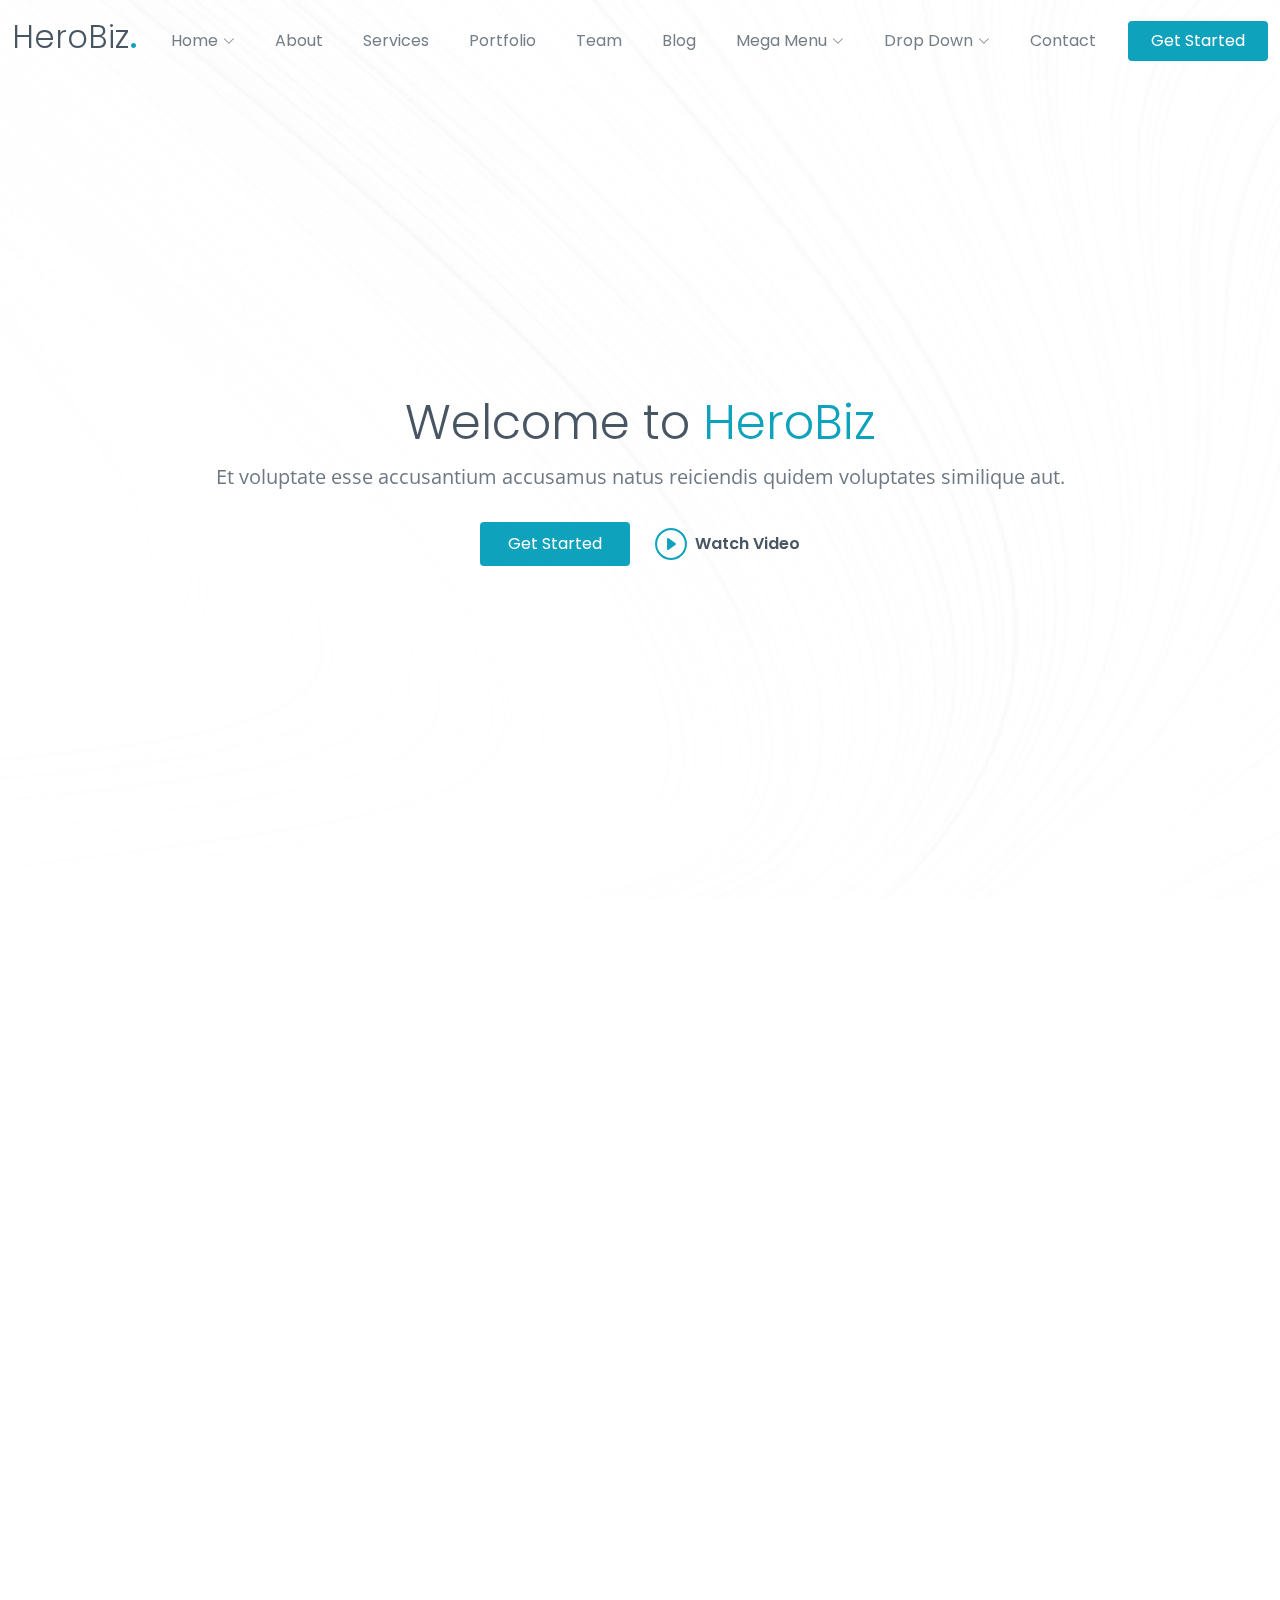
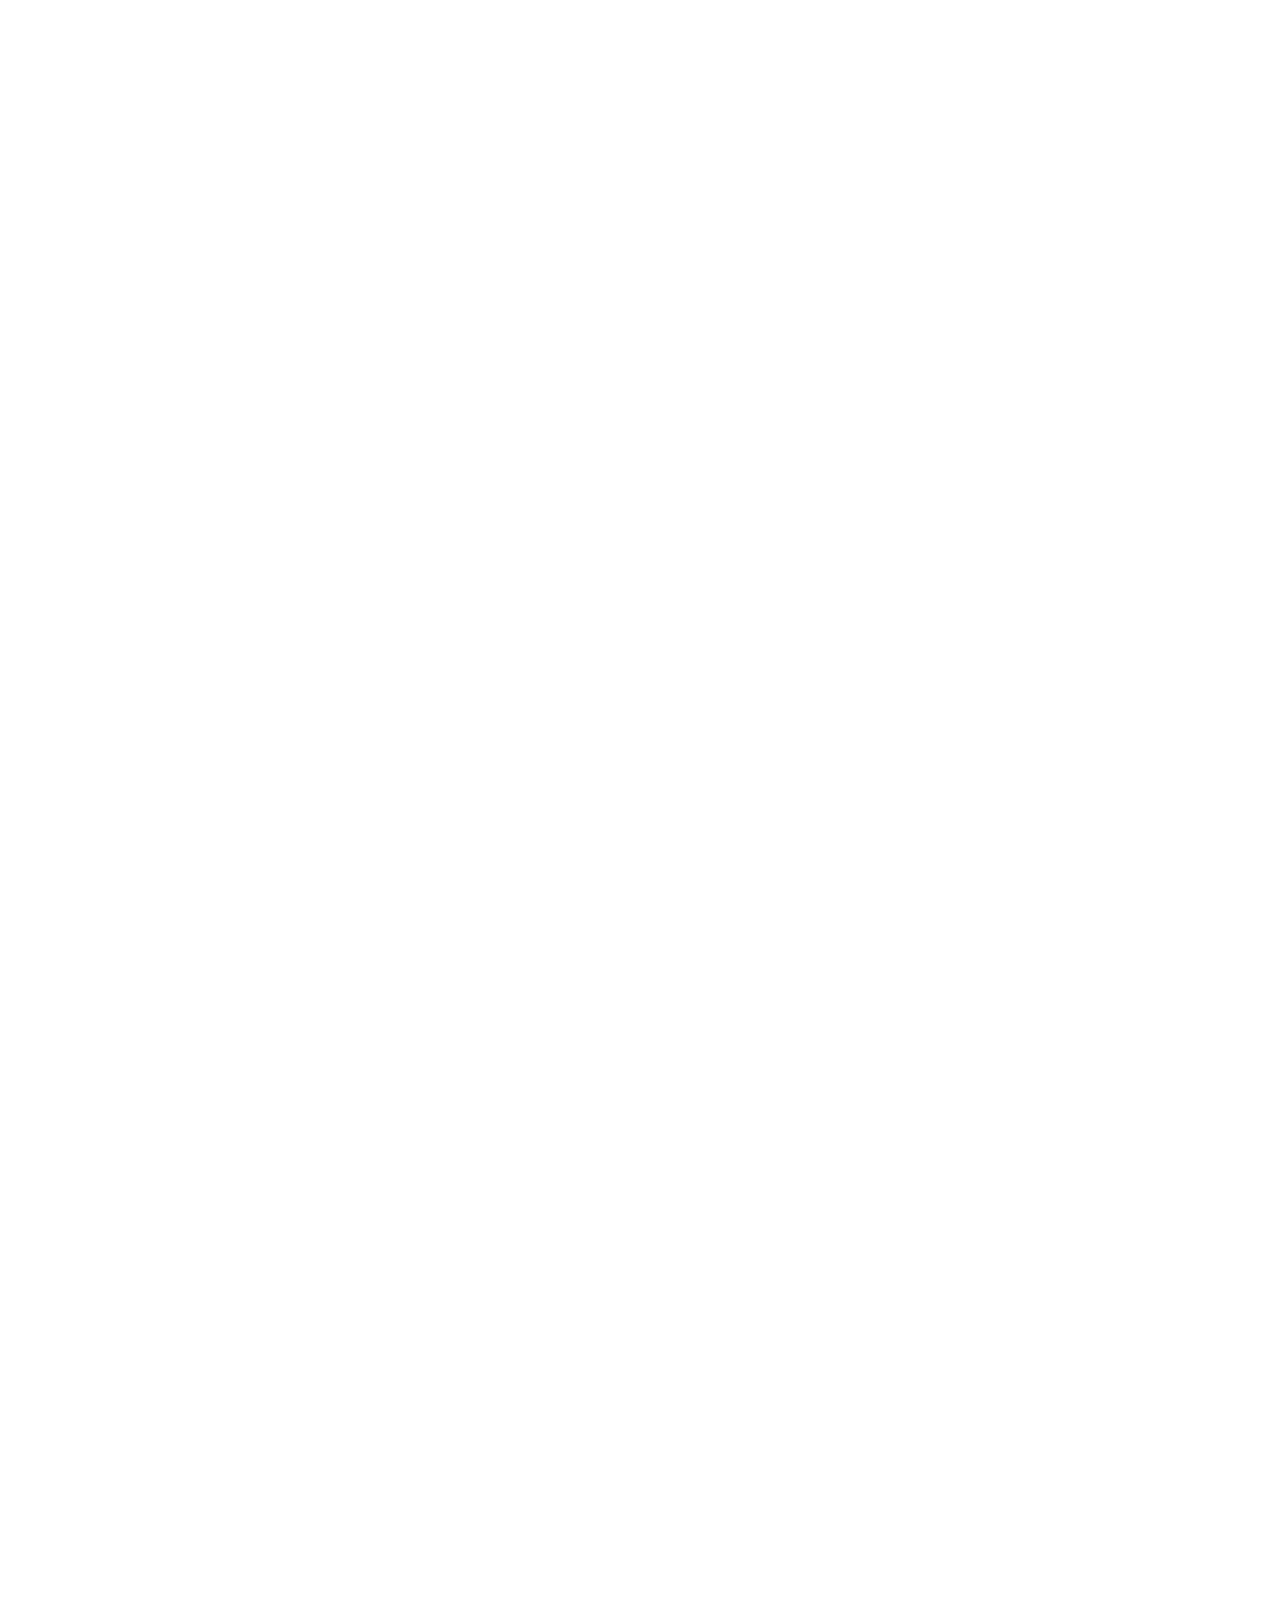
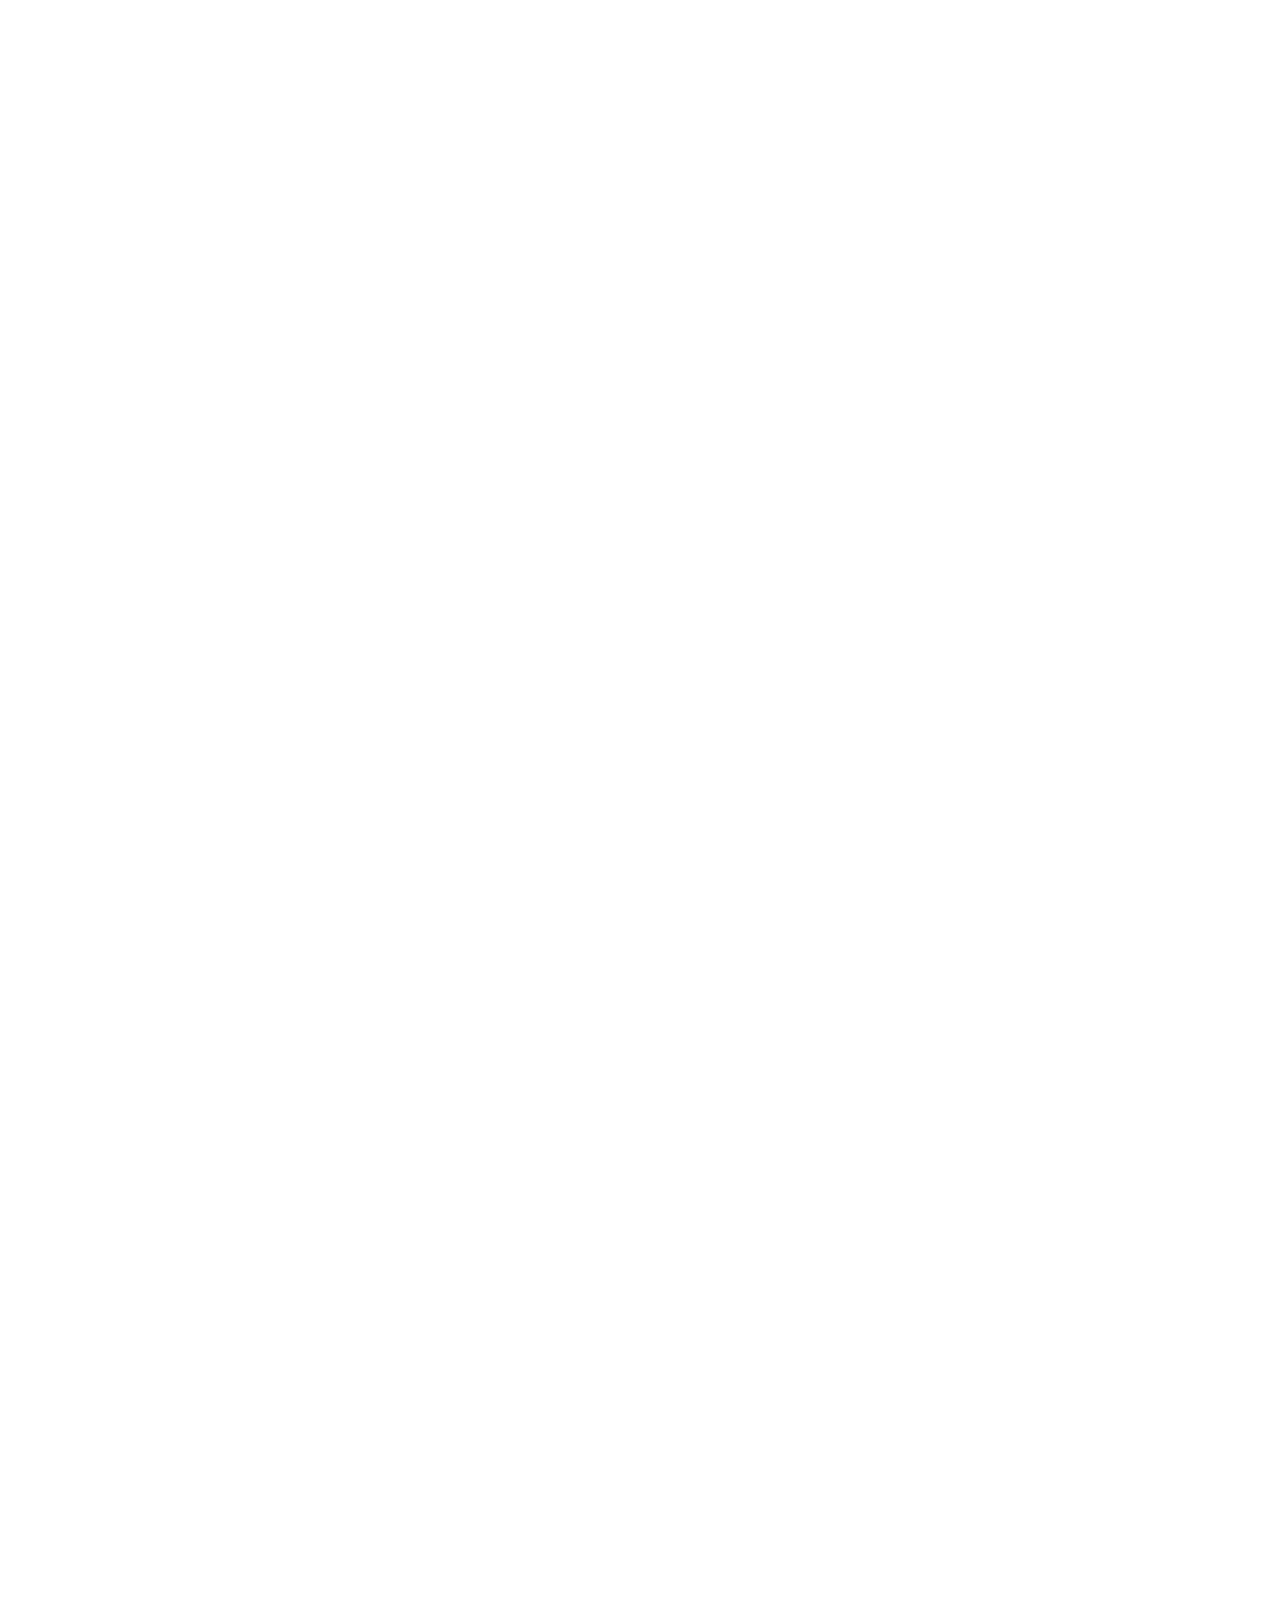
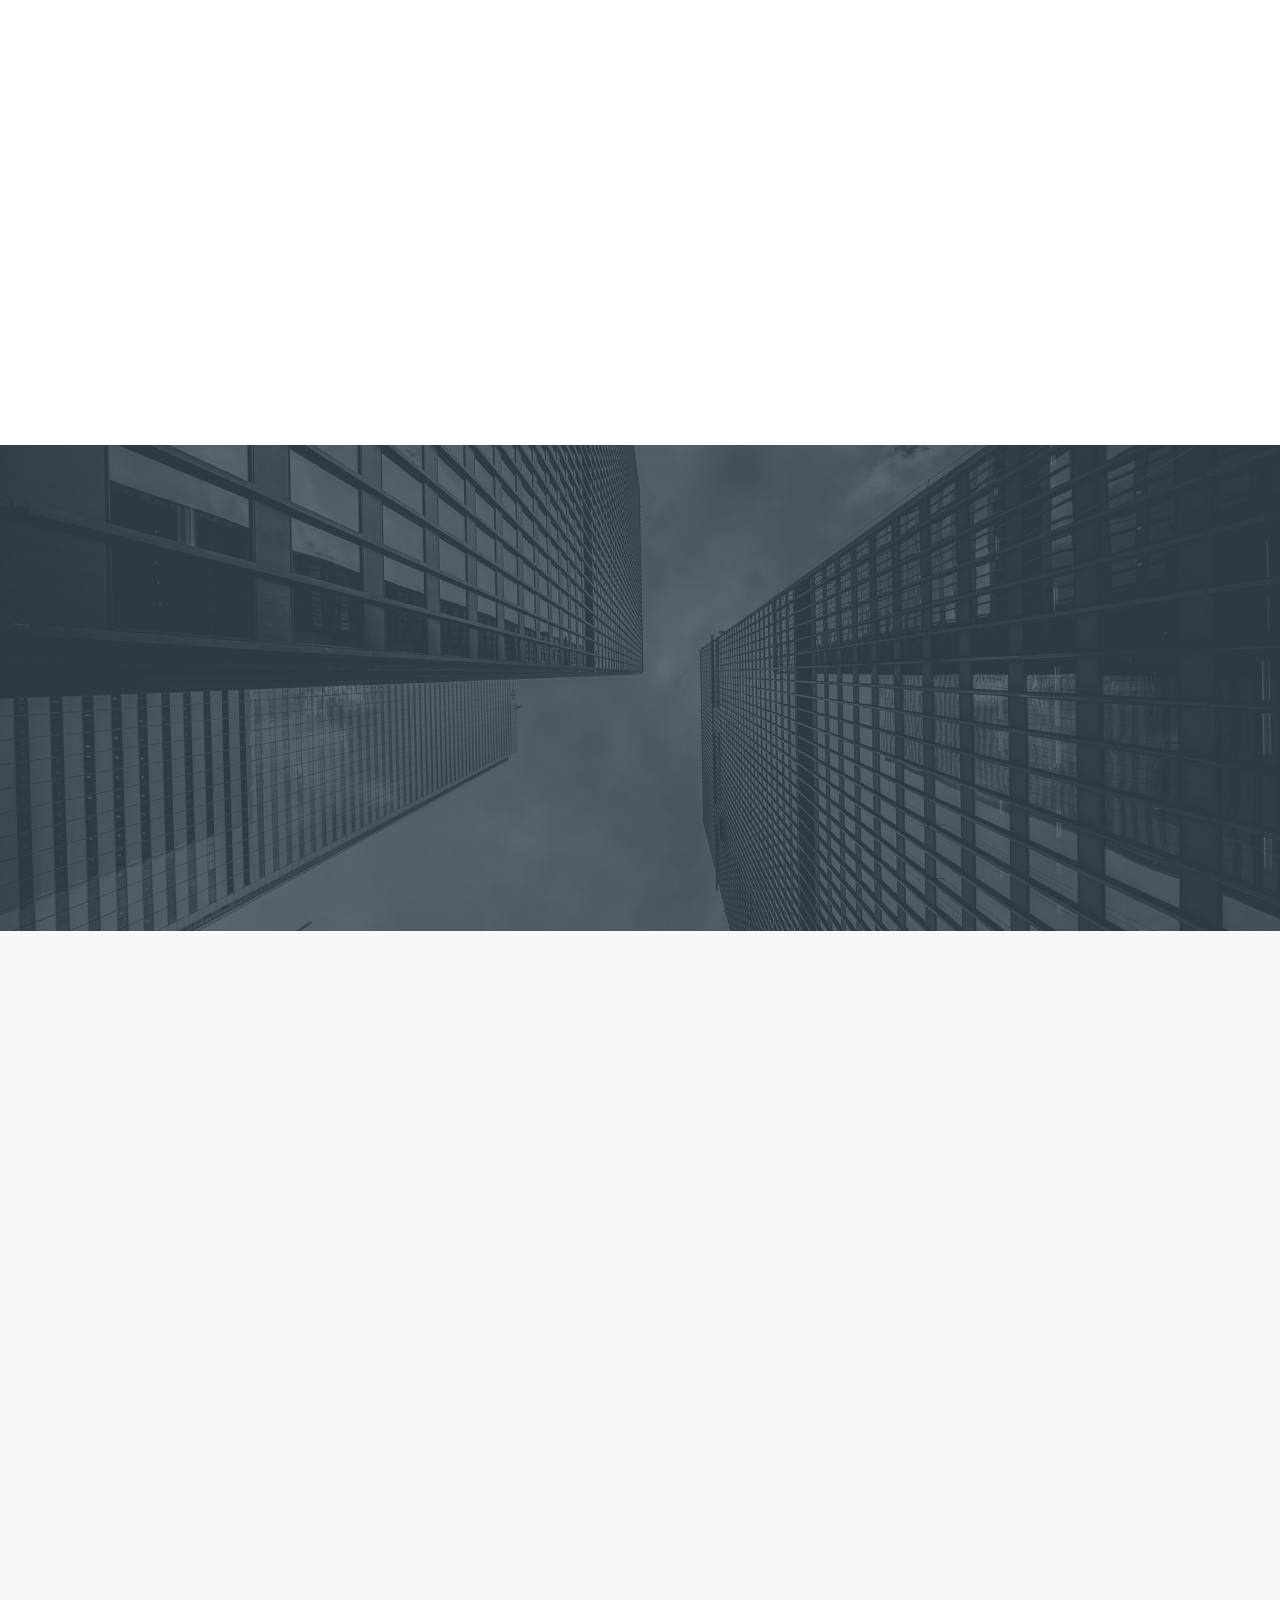
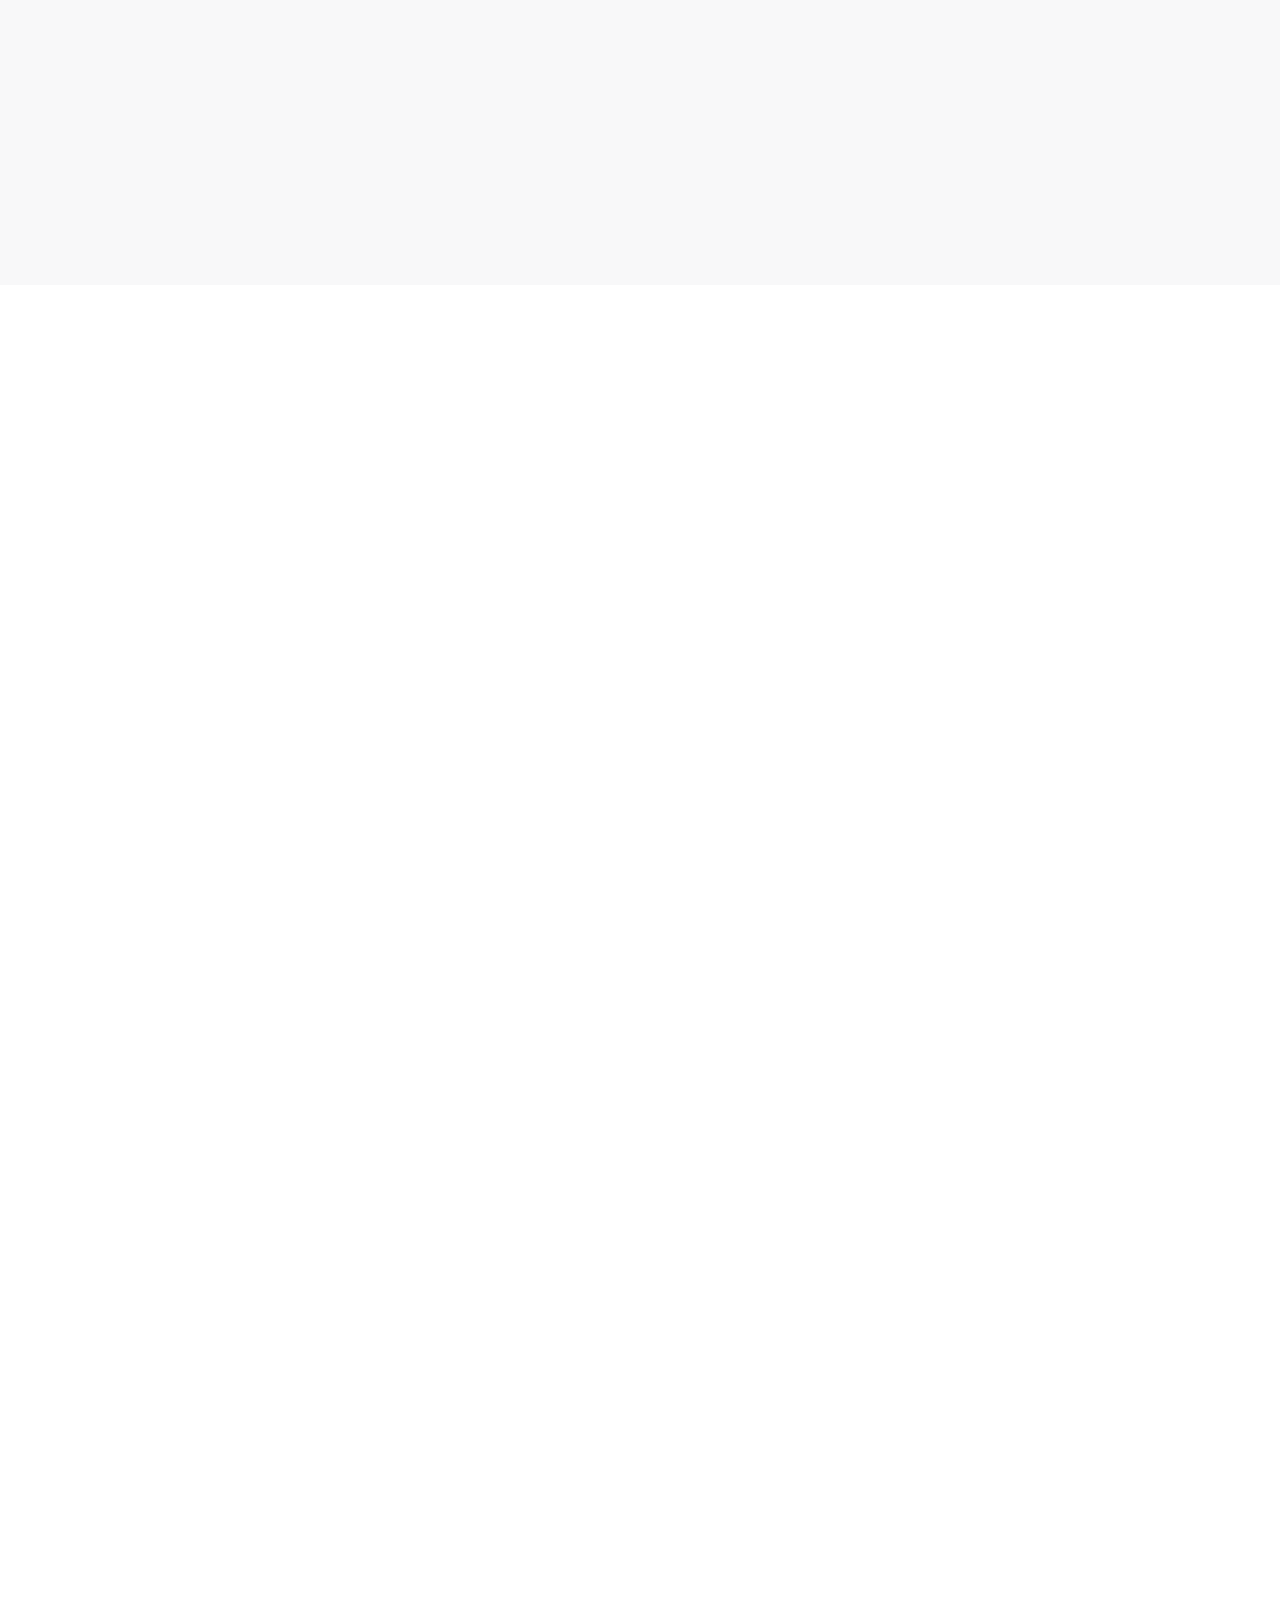
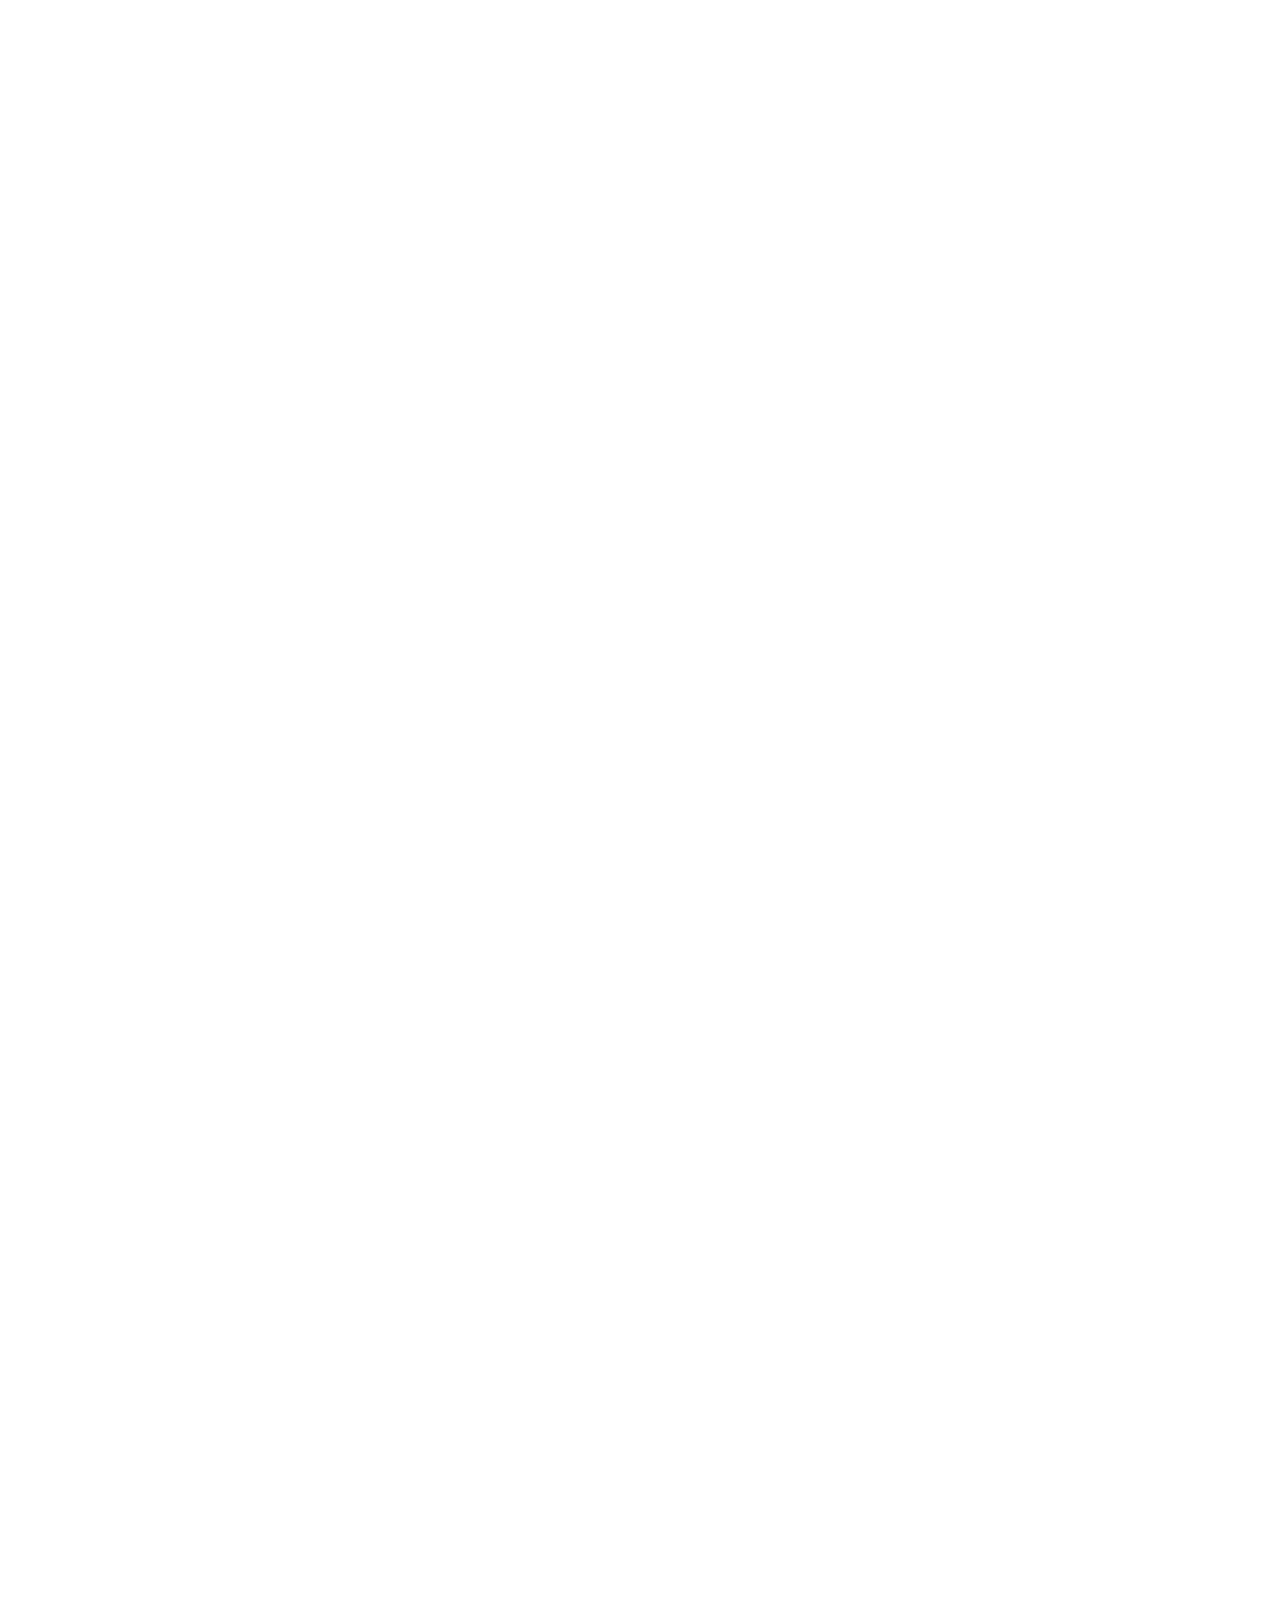
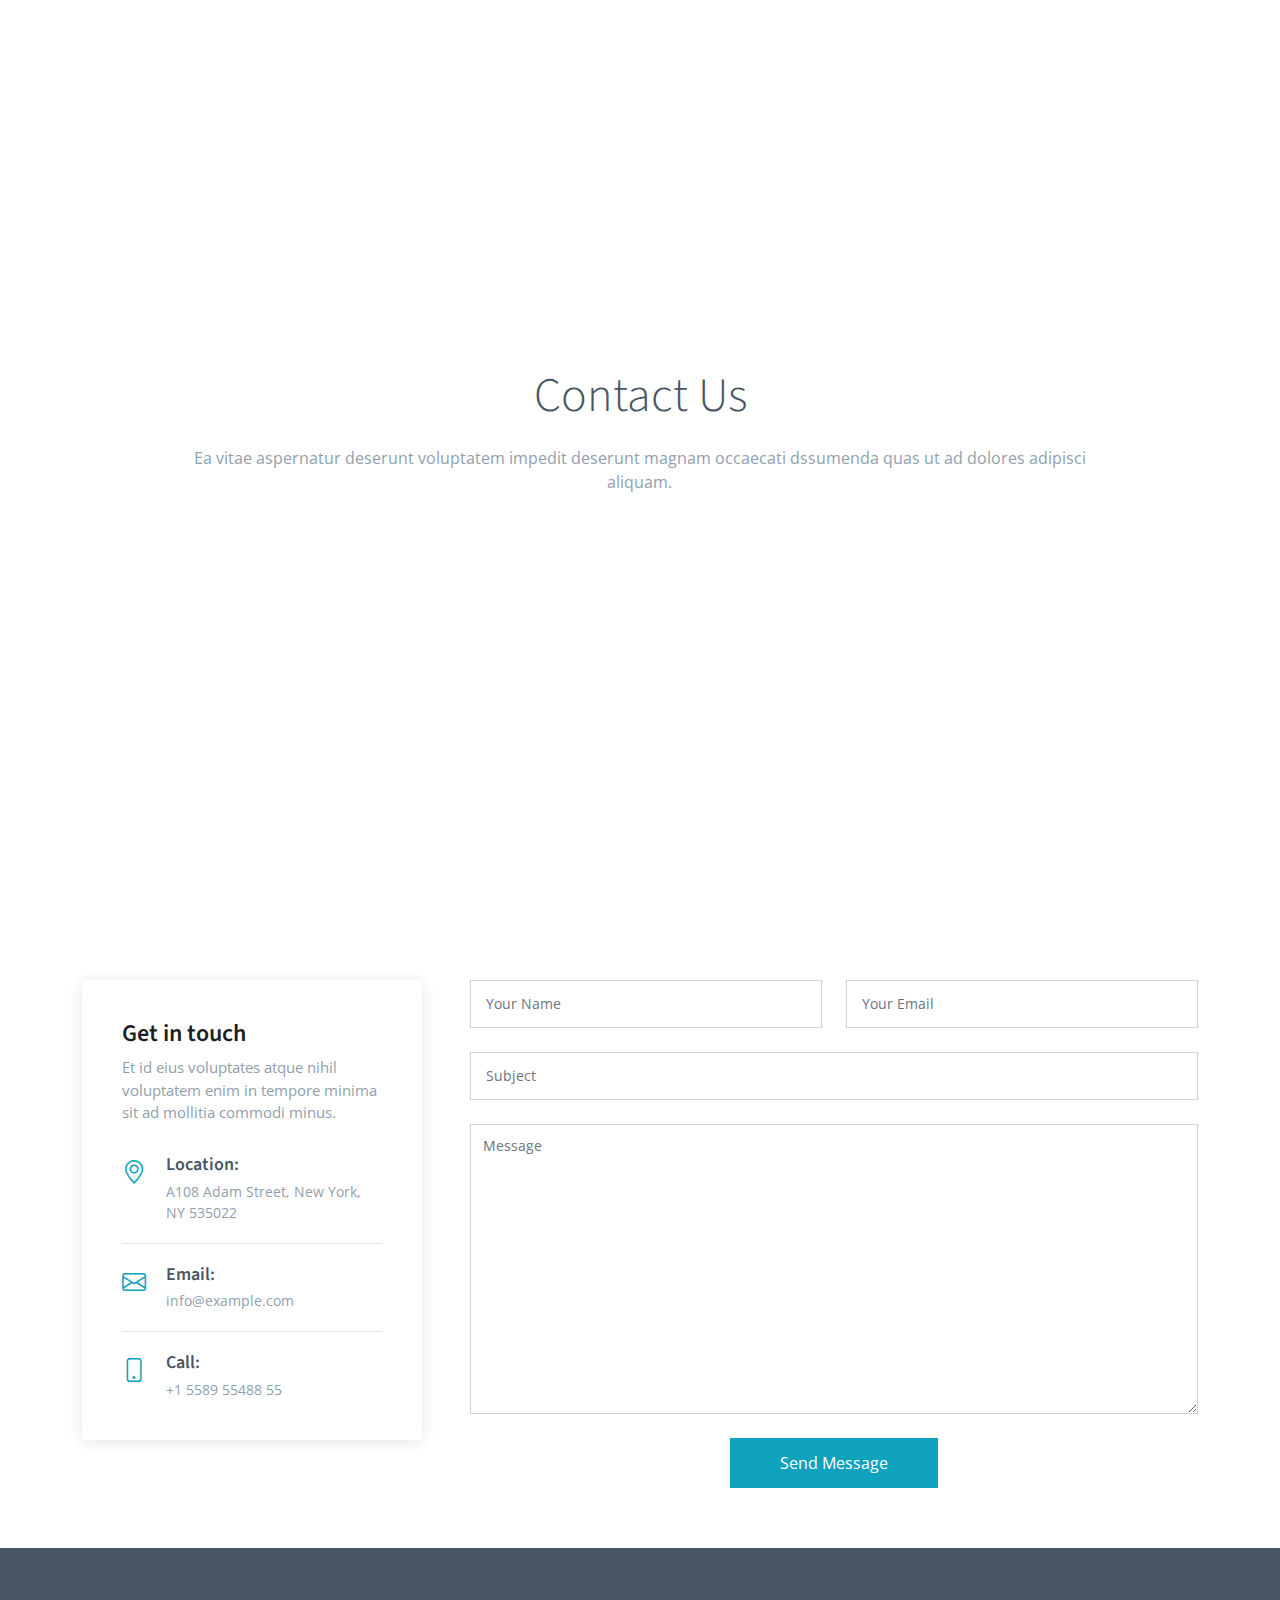
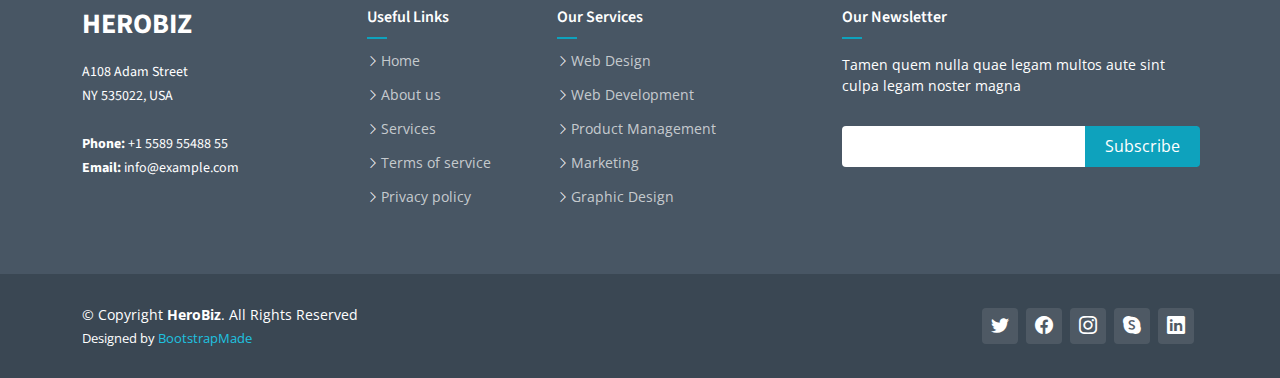
<file: index-3.html>
<!DOCTYPE html>
<html lang="en">

<head>
  <meta charset="utf-8">
  <meta content="width=device-width, initial-scale=1.0" name="viewport">

  <title>HeroBiz Bootstrap Template - Home 3</title>
  <meta content="" name="description">
  <meta content="" name="keywords">

  <!-- Favicons -->
  <link href="assets/img/favicon.png" rel="icon">
  <link href="assets/img/apple-touch-icon.png" rel="apple-touch-icon">

  <!-- Google Fonts -->
  <link rel="preconnect" href="https://fonts.googleapis.com">
  <link rel="preconnect" href="https://fonts.gstatic.com" crossorigin>
  <link href="https://fonts.googleapis.com/css2?family=Open+Sans:ital,wght@0,300;0,400;0,500;0,600;0,700;1,300;1,400;1,500;1,600;1,700&family=Poppins:ital,wght@0,300;0,400;0,500;0,600;0,700;1,300;1,400;1,500;1,600;1,700&family=Source+Sans+Pro:ital,wght@0,300;0,400;0,600;0,700;1,300;1,400;1,600;1,700&display=swap" rel="stylesheet">

  <!-- Vendor CSS Files -->
  <link href="assets/vendor/bootstrap/css/bootstrap.min.css" rel="stylesheet">
  <link href="assets/vendor/bootstrap-icons/bootstrap-icons.css" rel="stylesheet">
  <link href="assets/vendor/aos/aos.css" rel="stylesheet">
  <link href="assets/vendor/glightbox/css/glightbox.min.css" rel="stylesheet">
  <link href="assets/vendor/swiper/swiper-bundle.min.css" rel="stylesheet">

  <!-- Variables CSS Files. Uncomment your preferred color scheme -->
  <link href="assets/css/variables.css" rel="stylesheet">
  <!-- <link href="assets/css/variables-blue.css" rel="stylesheet"> -->
  <!-- <link href="assets/css/variables-green.css" rel="stylesheet"> -->
  <!-- <link href="assets/css/variables-orange.css" rel="stylesheet"> -->
  <!-- <link href="assets/css/variables-purple.css" rel="stylesheet"> -->
  <!-- <link href="assets/css/variables-red.css" rel="stylesheet"> -->
  <!-- <link href="assets/css/variables-pink.css" rel="stylesheet"> -->

  <!-- Template Main CSS File -->
  <link href="assets/css/main.css" rel="stylesheet">

  <!-- =======================================================
  * Template Name: HeroBiz - v2.3.1
  * Template URL: https://bootstrapmade.com/herobiz-bootstrap-business-template/
  * Author: BootstrapMade.com
  * License: https://bootstrapmade.com/license/
  ======================================================== -->
</head>

<body>

  <!-- ======= Header ======= -->
  <header id="header" class="header fixed-top" data-scrollto-offset="0">
    <div class="container-fluid d-flex align-items-center justify-content-between">

      <a href="index.html" class="logo d-flex align-items-center scrollto me-auto me-lg-0">
        <!-- Uncomment the line below if you also wish to use an image logo -->
        <!-- <img src="assets/img/logo.png" alt=""> -->
        <h1>HeroBiz<span>.</span></h1>
      </a>

      <nav id="navbar" class="navbar">
        <ul>

          <li class="dropdown"><a href="#"><span>Home</span> <i class="bi bi-chevron-down dropdown-indicator"></i></a>
            <ul>
              <li><a href="index.html">Home 1 - index.html</a></li>
              <li><a href="index-2.html">Home 2 - index-2.html</a></li>
              <li><a href="index-3.html" class="active">Home 3 - index-3.html</a></li>
              <li><a href="index-4.html">Home 4 - index-4.html</a></li>
            </ul>
          </li>

          <li><a class="nav-link scrollto" href="index.html#about">About</a></li>
          <li><a class="nav-link scrollto" href="index.html#services">Services</a></li>
          <li><a class="nav-link scrollto" href="index.html#portfolio">Portfolio</a></li>
          <li><a class="nav-link scrollto" href="index.html#team">Team</a></li>
          <li><a href="blog.html">Blog</a></li>
          <li class="dropdown megamenu"><a href="#"><span>Mega Menu</span> <i class="bi bi-chevron-down dropdown-indicator"></i></a>
            <ul>
              <li>
                <a href="#">Column 1 link 1</a>
                <a href="#">Column 1 link 2</a>
                <a href="#">Column 1 link 3</a>
              </li>
              <li>
                <a href="#">Column 2 link 1</a>
                <a href="#">Column 2 link 2</a>
                <a href="#">Column 3 link 3</a>
              </li>
              <li>
                <a href="#">Column 3 link 1</a>
                <a href="#">Column 3 link 2</a>
                <a href="#">Column 3 link 3</a>
              </li>
              <li>
                <a href="#">Column 4 link 1</a>
                <a href="#">Column 4 link 2</a>
                <a href="#">Column 4 link 3</a>
              </li>
            </ul>
          </li>
          <li class="dropdown"><a href="#"><span>Drop Down</span> <i class="bi bi-chevron-down dropdown-indicator"></i></a>
            <ul>
              <li><a href="#">Drop Down 1</a></li>
              <li class="dropdown"><a href="#"><span>Deep Drop Down</span> <i class="bi bi-chevron-down dropdown-indicator"></i></a>
                <ul>
                  <li><a href="#">Deep Drop Down 1</a></li>
                  <li><a href="#">Deep Drop Down 2</a></li>
                  <li><a href="#">Deep Drop Down 3</a></li>
                  <li><a href="#">Deep Drop Down 4</a></li>
                  <li><a href="#">Deep Drop Down 5</a></li>
                </ul>
              </li>
              <li><a href="#">Drop Down 2</a></li>
              <li><a href="#">Drop Down 3</a></li>
              <li><a href="#">Drop Down 4</a></li>
            </ul>
          </li>
          <li><a class="nav-link scrollto" href="index.html#contact">Contact</a></li>
        </ul>
        <i class="bi bi-list mobile-nav-toggle d-none"></i>
      </nav><!-- .navbar -->

      <a class="btn-getstarted scrollto" href="index.html#about">Get Started</a>

    </div>
  </header><!-- End Header -->

  <section id="hero-fullscreen" class="hero-fullscreen d-flex align-items-center">
    <div class="container d-flex flex-column align-items-center position-relative" data-aos="zoom-out">
      <h2>Welcome to <span>HeroBiz</span></h2>
      <p>Et voluptate esse accusantium accusamus natus reiciendis quidem voluptates similique aut.</p>
      <div class="d-flex">
        <a href="#about" class="btn-get-started scrollto">Get Started</a>
        <a href="https://www.youtube.com/watch?v=LXb3EKWsInQ" class="glightbox btn-watch-video d-flex align-items-center"><i class="bi bi-play-circle"></i><span>Watch Video</span></a>
      </div>
    </div>
  </section>

  <main id="main">

    <!-- ======= Featured Services Section ======= -->
    <section id="featured-services" class="featured-services">
      <div class="container">

        <div class="row gy-4">

          <div class="col-xl-3 col-md-6 d-flex" data-aos="zoom-out">
            <div class="service-item position-relative">
              <div class="icon"><i class="bi bi-activity icon"></i></div>
              <h4><a href="" class="stretched-link">Lorem Ipsum</a></h4>
              <p>Voluptatum deleniti atque corrupti quos dolores et quas molestias excepturi</p>
            </div>
          </div><!-- End Service Item -->

          <div class="col-xl-3 col-md-6 d-flex" data-aos="zoom-out" data-aos-delay="200">
            <div class="service-item position-relative">
              <div class="icon"><i class="bi bi-bounding-box-circles icon"></i></div>
              <h4><a href="" class="stretched-link">Sed ut perspici</a></h4>
              <p>Duis aute irure dolor in reprehenderit in voluptate velit esse cillum dolore</p>
            </div>
          </div><!-- End Service Item -->

          <div class="col-xl-3 col-md-6 d-flex" data-aos="zoom-out" data-aos-delay="400">
            <div class="service-item position-relative">
              <div class="icon"><i class="bi bi-calendar4-week icon"></i></div>
              <h4><a href="" class="stretched-link">Magni Dolores</a></h4>
              <p>Excepteur sint occaecat cupidatat non proident, sunt in culpa qui officia</p>
            </div>
          </div><!-- End Service Item -->

          <div class="col-xl-3 col-md-6 d-flex" data-aos="zoom-out" data-aos-delay="600">
            <div class="service-item position-relative">
              <div class="icon"><i class="bi bi-broadcast icon"></i></div>
              <h4><a href="" class="stretched-link">Nemo Enim</a></h4>
              <p>At vero eos et accusamus et iusto odio dignissimos ducimus qui blanditiis</p>
            </div>
          </div><!-- End Service Item -->

        </div>

      </div>
    </section><!-- End Featured Services Section -->

    <!-- ======= About Section ======= -->
    <section id="about" class="about">
      <div class="container" data-aos="fade-up">

        <div class="section-header">
          <h2>About Us</h2>
          <p>Architecto nobis eos vel nam quidem vitae temporibus voluptates qui hic deserunt iusto omnis nam voluptas asperiores sequi tenetur dolores incidunt enim voluptatem magnam cumque fuga.</p>
        </div>

        <div class="row g-4 g-lg-5" data-aos="fade-up" data-aos-delay="200">

          <div class="col-lg-5">
            <div class="about-img">
              <img src="assets/img/about.jpg" class="img-fluid" alt="">
            </div>
          </div>

          <div class="col-lg-7">
            <h3 class="pt-0 pt-lg-5">Neque officiis dolore maiores et exercitationem quae est seda lidera pat claero</h3>

            <!-- Tabs -->
            <ul class="nav nav-pills mb-3">
              <li><a class="nav-link active" data-bs-toggle="pill" href="#tab1">Saepe fuga</a></li>
              <li><a class="nav-link" data-bs-toggle="pill" href="#tab2">Voluptates</a></li>
              <li><a class="nav-link" data-bs-toggle="pill" href="#tab3">Corrupti</a></li>
            </ul><!-- End Tabs -->

            <!-- Tab Content -->
            <div class="tab-content">

              <div class="tab-pane fade show active" id="tab1">

                <p class="fst-italic">Consequuntur inventore voluptates consequatur aut vel et. Eos doloribus expedita. Sapiente atque consequatur minima nihil quae aspernatur quo suscipit voluptatem.</p>

                <div class="d-flex align-items-center mt-4">
                  <i class="bi bi-check2"></i>
                  <h4>Repudiandae rerum velit modi et officia quasi facilis</h4>
                </div>
                <p>Laborum omnis voluptates voluptas qui sit aliquam blanditiis. Sapiente minima commodi dolorum non eveniet magni quaerat nemo et.</p>

                <div class="d-flex align-items-center mt-4">
                  <i class="bi bi-check2"></i>
                  <h4>Incidunt non veritatis illum ea ut nisi</h4>
                </div>
                <p>Non quod totam minus repellendus autem sint velit. Rerum debitis facere soluta tenetur. Iure molestiae assumenda sunt qui inventore eligendi voluptates nisi at. Dolorem quo tempora. Quia et perferendis.</p>

                <div class="d-flex align-items-center mt-4">
                  <i class="bi bi-check2"></i>
                  <h4>Omnis ab quia nemo dignissimos rem eum quos..</h4>
                </div>
                <p>Eius alias aut cupiditate. Dolor voluptates animi ut blanditiis quos nam. Magnam officia aut ut alias quo explicabo ullam esse. Sunt magnam et dolorem eaque magnam odit enim quaerat. Vero error error voluptatem eum.</p>

              </div><!-- End Tab 1 Content -->

              <div class="tab-pane fade show" id="tab2">

                <p class="fst-italic">Consequuntur inventore voluptates consequatur aut vel et. Eos doloribus expedita. Sapiente atque consequatur minima nihil quae aspernatur quo suscipit voluptatem.</p>

                <div class="d-flex align-items-center mt-4">
                  <i class="bi bi-check2"></i>
                  <h4>Repudiandae rerum velit modi et officia quasi facilis</h4>
                </div>
                <p>Laborum omnis voluptates voluptas qui sit aliquam blanditiis. Sapiente minima commodi dolorum non eveniet magni quaerat nemo et.</p>

                <div class="d-flex align-items-center mt-4">
                  <i class="bi bi-check2"></i>
                  <h4>Incidunt non veritatis illum ea ut nisi</h4>
                </div>
                <p>Non quod totam minus repellendus autem sint velit. Rerum debitis facere soluta tenetur. Iure molestiae assumenda sunt qui inventore eligendi voluptates nisi at. Dolorem quo tempora. Quia et perferendis.</p>

                <div class="d-flex align-items-center mt-4">
                  <i class="bi bi-check2"></i>
                  <h4>Omnis ab quia nemo dignissimos rem eum quos..</h4>
                </div>
                <p>Eius alias aut cupiditate. Dolor voluptates animi ut blanditiis quos nam. Magnam officia aut ut alias quo explicabo ullam esse. Sunt magnam et dolorem eaque magnam odit enim quaerat. Vero error error voluptatem eum.</p>

              </div><!-- End Tab 2 Content -->

              <div class="tab-pane fade show" id="tab3">

                <p class="fst-italic">Consequuntur inventore voluptates consequatur aut vel et. Eos doloribus expedita. Sapiente atque consequatur minima nihil quae aspernatur quo suscipit voluptatem.</p>

                <div class="d-flex align-items-center mt-4">
                  <i class="bi bi-check2"></i>
                  <h4>Repudiandae rerum velit modi et officia quasi facilis</h4>
                </div>
                <p>Laborum omnis voluptates voluptas qui sit aliquam blanditiis. Sapiente minima commodi dolorum non eveniet magni quaerat nemo et.</p>

                <div class="d-flex align-items-center mt-4">
                  <i class="bi bi-check2"></i>
                  <h4>Incidunt non veritatis illum ea ut nisi</h4>
                </div>
                <p>Non quod totam minus repellendus autem sint velit. Rerum debitis facere soluta tenetur. Iure molestiae assumenda sunt qui inventore eligendi voluptates nisi at. Dolorem quo tempora. Quia et perferendis.</p>

                <div class="d-flex align-items-center mt-4">
                  <i class="bi bi-check2"></i>
                  <h4>Omnis ab quia nemo dignissimos rem eum quos..</h4>
                </div>
                <p>Eius alias aut cupiditate. Dolor voluptates animi ut blanditiis quos nam. Magnam officia aut ut alias quo explicabo ullam esse. Sunt magnam et dolorem eaque magnam odit enim quaerat. Vero error error voluptatem eum.</p>

              </div><!-- End Tab 3 Content -->

            </div>

          </div>

        </div>

      </div>
    </section><!-- End About Section -->

    <!-- ======= Clients Section ======= -->
    <section id="clients" class="clients">
      <div class="container" data-aos="zoom-out">

        <div class="clients-slider swiper">
          <div class="swiper-wrapper align-items-center">
            <div class="swiper-slide"><img src="assets/img/clients/client-1.png" class="img-fluid" alt=""></div>
            <div class="swiper-slide"><img src="assets/img/clients/client-2.png" class="img-fluid" alt=""></div>
            <div class="swiper-slide"><img src="assets/img/clients/client-3.png" class="img-fluid" alt=""></div>
            <div class="swiper-slide"><img src="assets/img/clients/client-4.png" class="img-fluid" alt=""></div>
            <div class="swiper-slide"><img src="assets/img/clients/client-5.png" class="img-fluid" alt=""></div>
            <div class="swiper-slide"><img src="assets/img/clients/client-6.png" class="img-fluid" alt=""></div>
            <div class="swiper-slide"><img src="assets/img/clients/client-7.png" class="img-fluid" alt=""></div>
            <div class="swiper-slide"><img src="assets/img/clients/client-8.png" class="img-fluid" alt=""></div>
          </div>
        </div>

      </div>
    </section><!-- End Clients Section -->

    <!-- ======= Call To Action Section ======= -->
    <section id="cta" class="cta">
      <div class="container" data-aos="zoom-out">

        <div class="row g-5">

          <div class="col-lg-8 col-md-6 content d-flex flex-column justify-content-center order-last order-md-first">
            <h3>Alias sunt quas <em>Cupiditate</em> oluptas hic minima</h3>
            <p> Duis aute irure dolor in reprehenderit in voluptate velit esse cillum dolore eu fugiat nulla pariatur. Excepteur sint occaecat cupidatat non proident, sunt in culpa qui officia deserunt mollit anim id est laborum.</p>
            <a class="cta-btn align-self-start" href="#">Call To Action</a>
          </div>

          <div class="col-lg-4 col-md-6 order-first order-md-last d-flex align-items-center">
            <div class="img">
              <img src="assets/img/cta.jpg" alt="" class="img-fluid">
            </div>
          </div>

        </div>

      </div>
    </section><!-- End Call To Action Section -->

    <!-- ======= On Focus Section ======= -->
    <section id="onfocus" class="onfocus">
      <div class="container-fluid p-0" data-aos="fade-up">

        <div class="row g-0">
          <div class="col-lg-6 video-play position-relative">
            <a href="https://www.youtube.com/watch?v=LXb3EKWsInQ" class="glightbox play-btn"></a>
          </div>
          <div class="col-lg-6">
            <div class="content d-flex flex-column justify-content-center h-100">
              <h3>Voluptatem dignissimos provident quasi corporis</h3>
              <p class="fst-italic">
                Lorem ipsum dolor sit amet, consectetur adipiscing elit, sed do eiusmod tempor incididunt ut labore et dolore
                magna aliqua.
              </p>
              <ul>
                <li><i class="bi bi-check-circle"></i> Ullamco laboris nisi ut aliquip ex ea commodo consequat.</li>
                <li><i class="bi bi-check-circle"></i> Duis aute irure dolor in reprehenderit in voluptate velit.</li>
                <li><i class="bi bi-check-circle"></i> Ullamco laboris nisi ut aliquip ex ea commodo consequat. Duis aute irure dolor in reprehenderit in voluptate trideta storacalaperda mastiro dolore eu fugiat nulla pariatur.</li>
              </ul>
              <a href="#" class="read-more align-self-start"><span>Read More</span><i class="bi bi-arrow-right"></i></a>
            </div>
          </div>
        </div>

      </div>
    </section><!-- End On Focus Section -->

    <!-- ======= Features Section ======= -->
    <section id="features" class="features">
      <div class="container" data-aos="fade-up">

        <ul class="nav nav-tabs row gy-4 d-flex">

          <li class="nav-item col-6 col-md-4 col-lg-2">
            <a class="nav-link active show" data-bs-toggle="tab" data-bs-target="#tab-1">
              <i class="bi bi-binoculars color-cyan"></i>
              <h4>Modinest</h4>
            </a>
          </li><!-- End Tab 1 Nav -->

          <li class="nav-item col-6 col-md-4 col-lg-2">
            <a class="nav-link" data-bs-toggle="tab" data-bs-target="#tab-2">
              <i class="bi bi-box-seam color-indigo"></i>
              <h4>Undaesenti</h4>
            </a>
          </li><!-- End Tab 2 Nav -->

          <li class="nav-item col-6 col-md-4 col-lg-2">
            <a class="nav-link" data-bs-toggle="tab" data-bs-target="#tab-3">
              <i class="bi bi-brightness-high color-teal"></i>
              <h4>Pariatur</h4>
            </a>
          </li><!-- End Tab 3 Nav -->

          <li class="nav-item col-6 col-md-4 col-lg-2">
            <a class="nav-link" data-bs-toggle="tab" data-bs-target="#tab-4">
              <i class="bi bi-command color-red"></i>
              <h4>Nostrum</h4>
            </a>
          </li><!-- End Tab 4 Nav -->

          <li class="nav-item col-6 col-md-4 col-lg-2">
            <a class="nav-link" data-bs-toggle="tab" data-bs-target="#tab-5">
              <i class="bi bi-easel color-blue"></i>
              <h4>Adipiscing</h4>
            </a>
          </li><!-- End Tab 5 Nav -->

          <li class="nav-item col-6 col-md-4 col-lg-2">
            <a class="nav-link" data-bs-toggle="tab" data-bs-target="#tab-6">
              <i class="bi bi-map color-orange"></i>
              <h4>Reprehit</h4>
            </a>
          </li><!-- End Tab 6 Nav -->

        </ul>

        <div class="tab-content">

          <div class="tab-pane active show" id="tab-1">
            <div class="row gy-4">
              <div class="col-lg-8 order-2 order-lg-1" data-aos="fade-up" data-aos-delay="100">
                <h3>Modinest</h3>
                <p class="fst-italic">
                  Lorem ipsum dolor sit amet, consectetur adipiscing elit, sed do eiusmod tempor incididunt ut labore et dolore
                  magna aliqua.
                </p>
                <ul>
                  <li><i class="bi bi-check-circle-fill"></i> Ullamco laboris nisi ut aliquip ex ea commodo consequat.</li>
                  <li><i class="bi bi-check-circle-fill"></i> Duis aute irure dolor in reprehenderit in voluptate velit.</li>
                  <li><i class="bi bi-check-circle-fill"></i> Ullamco laboris nisi ut aliquip ex ea commodo consequat. Duis aute irure dolor in reprehenderit in voluptate trideta storacalaperda mastiro dolore eu fugiat nulla pariatur.</li>
                </ul>
                <p>
                  Ullamco laboris nisi ut aliquip ex ea commodo consequat. Duis aute irure dolor in reprehenderit in voluptate
                  velit esse cillum dolore eu fugiat nulla pariatur. Excepteur sint occaecat cupidatat non proident, sunt in
                  culpa qui officia deserunt mollit anim id est laborum
                </p>
              </div>
              <div class="col-lg-4 order-1 order-lg-2 text-center" data-aos="fade-up" data-aos-delay="200">
                <img src="assets/img/features-1.svg" alt="" class="img-fluid">
              </div>
            </div>
          </div><!-- End Tab Content 1 -->

          <div class="tab-pane" id="tab-2">
            <div class="row gy-4">
              <div class="col-lg-8 order-2 order-lg-1">
                <h3>Undaesenti</h3>
                <p>
                  Ullamco laboris nisi ut aliquip ex ea commodo consequat. Duis aute irure dolor in reprehenderit in voluptate
                  velit esse cillum dolore eu fugiat nulla pariatur. Excepteur sint occaecat cupidatat non proident, sunt in
                  culpa qui officia deserunt mollit anim id est laborum
                </p>
                <p class="fst-italic">
                  Lorem ipsum dolor sit amet, consectetur adipiscing elit, sed do eiusmod tempor incididunt ut labore et dolore
                  magna aliqua.
                </p>
                <ul>
                  <li><i class="bi bi-check-circle-fill"></i> Ullamco laboris nisi ut aliquip ex ea commodo consequat.</li>
                  <li><i class="bi bi-check-circle-fill"></i> Duis aute irure dolor in reprehenderit in voluptate velit.</li>
                  <li><i class="bi bi-check-circle-fill"></i> Provident mollitia neque rerum asperiores dolores quos qui a. Ipsum neque dolor voluptate nisi sed.</li>
                  <li><i class="bi bi-check-circle-fill"></i> Ullamco laboris nisi ut aliquip ex ea commodo consequat. Duis aute irure dolor in reprehenderit in voluptate trideta storacalaperda mastiro dolore eu fugiat nulla pariatur.</li>
                </ul>
              </div>
              <div class="col-lg-4 order-1 order-lg-2 text-center">
                <img src="assets/img/features-2.svg" alt="" class="img-fluid">
              </div>
            </div>
          </div><!-- End Tab Content 2 -->

          <div class="tab-pane" id="tab-3">
            <div class="row gy-4">
              <div class="col-lg-8 order-2 order-lg-1">
                <h3>Pariatur</h3>
                <p>
                  Ullamco laboris nisi ut aliquip ex ea commodo consequat. Duis aute irure dolor in reprehenderit in voluptate
                  velit esse cillum dolore eu fugiat nulla pariatur. Excepteur sint occaecat cupidatat non proident, sunt in
                  culpa qui officia deserunt mollit anim id est laborum
                </p>
                <ul>
                  <li><i class="bi bi-check-circle-fill"></i> Ullamco laboris nisi ut aliquip ex ea commodo consequat.</li>
                  <li><i class="bi bi-check-circle-fill"></i> Duis aute irure dolor in reprehenderit in voluptate velit.</li>
                  <li><i class="bi bi-check-circle-fill"></i> Provident mollitia neque rerum asperiores dolores quos qui a. Ipsum neque dolor voluptate nisi sed.</li>
                </ul>
                <p class="fst-italic">
                  Lorem ipsum dolor sit amet, consectetur adipiscing elit, sed do eiusmod tempor incididunt ut labore et dolore
                  magna aliqua.
                </p>
              </div>
              <div class="col-lg-4 order-1 order-lg-2 text-center">
                <img src="assets/img/features-3.svg" alt="" class="img-fluid">
              </div>
            </div>
          </div><!-- End Tab Content 3 -->

          <div class="tab-pane" id="tab-4">
            <div class="row gy-4">
              <div class="col-lg-8 order-2 order-lg-1">
                <h3>Nostrum</h3>
                <p>
                  Ullamco laboris nisi ut aliquip ex ea commodo consequat. Duis aute irure dolor in reprehenderit in voluptate
                  velit esse cillum dolore eu fugiat nulla pariatur. Excepteur sint occaecat cupidatat non proident, sunt in
                  culpa qui officia deserunt mollit anim id est laborum
                </p>
                <p class="fst-italic">
                  Lorem ipsum dolor sit amet, consectetur adipiscing elit, sed do eiusmod tempor incididunt ut labore et dolore
                  magna aliqua.
                </p>
                <ul>
                  <li><i class="bi bi-check-circle-fill"></i> Ullamco laboris nisi ut aliquip ex ea commodo consequat.</li>
                  <li><i class="bi bi-check-circle-fill"></i> Duis aute irure dolor in reprehenderit in voluptate velit.</li>
                  <li><i class="bi bi-check-circle-fill"></i> Ullamco laboris nisi ut aliquip ex ea commodo consequat. Duis aute irure dolor in reprehenderit in voluptate trideta storacalaperda mastiro dolore eu fugiat nulla pariatur.</li>
                </ul>
              </div>
              <div class="col-lg-4 order-1 order-lg-2 text-center">
                <img src="assets/img/features-4.svg" alt="" class="img-fluid">
              </div>
            </div>
          </div><!-- End Tab Content 4 -->

          <div class="tab-pane" id="tab-5">
            <div class="row gy-4">
              <div class="col-lg-8 order-2 order-lg-1">
                <h3>Adipiscing</h3>
                <p>
                  Ullamco laboris nisi ut aliquip ex ea commodo consequat. Duis aute irure dolor in reprehenderit in voluptate
                  velit esse cillum dolore eu fugiat nulla pariatur. Excepteur sint occaecat cupidatat non proident, sunt in
                  culpa qui officia deserunt mollit anim id est laborum
                </p>
                <p class="fst-italic">
                  Lorem ipsum dolor sit amet, consectetur adipiscing elit, sed do eiusmod tempor incididunt ut labore et dolore
                  magna aliqua.
                </p>
                <ul>
                  <li><i class="bi bi-check-circle-fill"></i> Ullamco laboris nisi ut aliquip ex ea commodo consequat.</li>
                  <li><i class="bi bi-check-circle-fill"></i> Duis aute irure dolor in reprehenderit in voluptate velit.</li>
                  <li><i class="bi bi-check-circle-fill"></i> Ullamco laboris nisi ut aliquip ex ea commodo consequat. Duis aute irure dolor in reprehenderit in voluptate trideta storacalaperda mastiro dolore eu fugiat nulla pariatur.</li>
                </ul>
              </div>
              <div class="col-lg-4 order-1 order-lg-2 text-center">
                <img src="assets/img/features-5.svg" alt="" class="img-fluid">
              </div>
            </div>
          </div><!-- End Tab Content 5 -->

          <div class="tab-pane" id="tab-6">
            <div class="row gy-4">
              <div class="col-lg-8 order-2 order-lg-1">
                <h3>Reprehit</h3>
                <p>
                  Ullamco laboris nisi ut aliquip ex ea commodo consequat. Duis aute irure dolor in reprehenderit in voluptate
                  velit esse cillum dolore eu fugiat nulla pariatur. Excepteur sint occaecat cupidatat non proident, sunt in
                  culpa qui officia deserunt mollit anim id est laborum
                </p>
                <p class="fst-italic">
                  Lorem ipsum dolor sit amet, consectetur adipiscing elit, sed do eiusmod tempor incididunt ut labore et dolore
                  magna aliqua.
                </p>
                <ul>
                  <li><i class="bi bi-check-circle-fill"></i> Ullamco laboris nisi ut aliquip ex ea commodo consequat.</li>
                  <li><i class="bi bi-check-circle-fill"></i> Duis aute irure dolor in reprehenderit in voluptate velit.</li>
                  <li><i class="bi bi-check-circle-fill"></i> Ullamco laboris nisi ut aliquip ex ea commodo consequat. Duis aute irure dolor in reprehenderit in voluptate trideta storacalaperda mastiro dolore eu fugiat nulla pariatur.</li>
                </ul>
              </div>
              <div class="col-lg-4 order-1 order-lg-2 text-center">
                <img src="assets/img/features-6.svg" alt="" class="img-fluid">
              </div>
            </div>
          </div><!-- End Tab Content 6 -->

        </div>

      </div>
    </section><!-- End Features Section -->

    <!-- ======= Services Section ======= -->
    <section id="services" class="services">
      <div class="container" data-aos="fade-up">

        <div class="section-header">
          <h2>Our Services</h2>
          <p>Ea vitae aspernatur deserunt voluptatem impedit deserunt magnam occaecati dssumenda quas ut ad dolores adipisci aliquam.</p>
        </div>

        <div class="row gy-5">

          <div class="col-xl-4 col-md-6" data-aos="zoom-in" data-aos-delay="200">
            <div class="service-item">
              <div class="img">
                <img src="assets/img/services-1.jpg" class="img-fluid" alt="">
              </div>
              <div class="details position-relative">
                <div class="icon">
                  <i class="bi bi-activity"></i>
                </div>
                <a href="#" class="stretched-link">
                  <h3>Nesciunt Mete</h3>
                </a>
                <p>Provident nihil minus qui consequatur non omnis maiores. Eos accusantium minus dolores iure perferendis.</p>
              </div>
            </div>
          </div><!-- End Service Item -->

          <div class="col-xl-4 col-md-6" data-aos="zoom-in" data-aos-delay="300">
            <div class="service-item">
              <div class="img">
                <img src="assets/img/services-2.jpg" class="img-fluid" alt="">
              </div>
              <div class="details position-relative">
                <div class="icon">
                  <i class="bi bi-broadcast"></i>
                </div>
                <a href="#" class="stretched-link">
                  <h3>Eosle Commodi</h3>
                </a>
                <p>Ut autem aut autem non a. Sint sint sit facilis nam iusto sint. Libero corrupti neque eum hic non ut nesciunt dolorem.</p>
              </div>
            </div>
          </div><!-- End Service Item -->

          <div class="col-xl-4 col-md-6" data-aos="zoom-in" data-aos-delay="400">
            <div class="service-item">
              <div class="img">
                <img src="assets/img/services-3.jpg" class="img-fluid" alt="">
              </div>
              <div class="details position-relative">
                <div class="icon">
                  <i class="bi bi-easel"></i>
                </div>
                <a href="#" class="stretched-link">
                  <h3>Ledo Markt</h3>
                </a>
                <p>Ut excepturi voluptatem nisi sed. Quidem fuga consequatur. Minus ea aut. Vel qui id voluptas adipisci eos earum corrupti.</p>
              </div>
            </div>
          </div><!-- End Service Item -->

          <div class="col-xl-4 col-md-6" data-aos="zoom-in" data-aos-delay="500">
            <div class="service-item">
              <div class="img">
                <img src="assets/img/services-4.jpg" class="img-fluid" alt="">
              </div>
              <div class="details position-relative">
                <div class="icon">
                  <i class="bi bi-bounding-box-circles"></i>
                </div>
                <a href="#" class="stretched-link">
                  <h3>Asperiores Commodit</h3>
                </a>
                <p>Non et temporibus minus omnis sed dolor esse consequatur. Cupiditate sed error ea fuga sit provident adipisci neque.</p>
                <a href="#" class="stretched-link"></a>
              </div>
            </div>
          </div><!-- End Service Item -->

          <div class="col-xl-4 col-md-6" data-aos="zoom-in" data-aos-delay="600">
            <div class="service-item">
              <div class="img">
                <img src="assets/img/services-5.jpg" class="img-fluid" alt="">
              </div>
              <div class="details position-relative">
                <div class="icon">
                  <i class="bi bi-calendar4-week"></i>
                </div>
                <a href="#" class="stretched-link">
                  <h3>Velit Doloremque</h3>
                </a>
                <p>Cumque et suscipit saepe. Est maiores autem enim facilis ut aut ipsam corporis aut. Sed animi at autem alias eius labore.</p>
                <a href="#" class="stretched-link"></a>
              </div>
            </div>
          </div><!-- End Service Item -->

          <div class="col-xl-4 col-md-6" data-aos="zoom-in" data-aos-delay="700">
            <div class="service-item">
              <div class="img">
                <img src="assets/img/services-6.jpg" class="img-fluid" alt="">
              </div>
              <div class="details position-relative">
                <div class="icon">
                  <i class="bi bi-chat-square-text"></i>
                </div>
                <a href="#" class="stretched-link">
                  <h3>Dolori Architecto</h3>
                </a>
                <p>Hic molestias ea quibusdam eos. Fugiat enim doloremque aut neque non et debitis iure. Corrupti recusandae ducimus enim.</p>
                <a href="#" class="stretched-link"></a>
              </div>
            </div>
          </div><!-- End Service Item -->

        </div>

      </div>
    </section><!-- End Services Section -->

    <!-- ======= Testimonials Section ======= -->
    <section id="testimonials" class="testimonials">
      <div class="container" data-aos="fade-up">

        <div class="testimonials-slider swiper">
          <div class="swiper-wrapper">

            <div class="swiper-slide">
              <div class="testimonial-item">
                <img src="assets/img/testimonials/testimonials-1.jpg" class="testimonial-img" alt="">
                <h3>Saul Goodman</h3>
                <h4>Ceo &amp; Founder</h4>
                <div class="stars">
                  <i class="bi bi-star-fill"></i><i class="bi bi-star-fill"></i><i class="bi bi-star-fill"></i><i class="bi bi-star-fill"></i><i class="bi bi-star-fill"></i>
                </div>
                <p>
                  <i class="bi bi-quote quote-icon-left"></i>
                  Proin iaculis purus consequat sem cure digni ssim donec porttitora entum suscipit rhoncus. Accusantium quam, ultricies eget id, aliquam eget nibh et. Maecen aliquam, risus at semper.
                  <i class="bi bi-quote quote-icon-right"></i>
                </p>
              </div>
            </div><!-- End testimonial item -->

            <div class="swiper-slide">
              <div class="testimonial-item">
                <img src="assets/img/testimonials/testimonials-2.jpg" class="testimonial-img" alt="">
                <h3>Sara Wilsson</h3>
                <h4>Designer</h4>
                <div class="stars">
                  <i class="bi bi-star-fill"></i><i class="bi bi-star-fill"></i><i class="bi bi-star-fill"></i><i class="bi bi-star-fill"></i><i class="bi bi-star-fill"></i>
                </div>
                <p>
                  <i class="bi bi-quote quote-icon-left"></i>
                  Export tempor illum tamen malis malis eram quae irure esse labore quem cillum quid cillum eram malis quorum velit fore eram velit sunt aliqua noster fugiat irure amet legam anim culpa.
                  <i class="bi bi-quote quote-icon-right"></i>
                </p>
              </div>
            </div><!-- End testimonial item -->

            <div class="swiper-slide">
              <div class="testimonial-item">
                <img src="assets/img/testimonials/testimonials-3.jpg" class="testimonial-img" alt="">
                <h3>Jena Karlis</h3>
                <h4>Store Owner</h4>
                <div class="stars">
                  <i class="bi bi-star-fill"></i><i class="bi bi-star-fill"></i><i class="bi bi-star-fill"></i><i class="bi bi-star-fill"></i><i class="bi bi-star-fill"></i>
                </div>
                <p>
                  <i class="bi bi-quote quote-icon-left"></i>
                  Enim nisi quem export duis labore cillum quae magna enim sint quorum nulla quem veniam duis minim tempor labore quem eram duis noster aute amet eram fore quis sint minim.
                  <i class="bi bi-quote quote-icon-right"></i>
                </p>
              </div>
            </div><!-- End testimonial item -->

            <div class="swiper-slide">
              <div class="testimonial-item">
                <img src="assets/img/testimonials/testimonials-4.jpg" class="testimonial-img" alt="">
                <h3>Matt Brandon</h3>
                <h4>Freelancer</h4>
                <div class="stars">
                  <i class="bi bi-star-fill"></i><i class="bi bi-star-fill"></i><i class="bi bi-star-fill"></i><i class="bi bi-star-fill"></i><i class="bi bi-star-fill"></i>
                </div>
                <p>
                  <i class="bi bi-quote quote-icon-left"></i>
                  Fugiat enim eram quae cillum dolore dolor amet nulla culpa multos export minim fugiat minim velit minim dolor enim duis veniam ipsum anim magna sunt elit fore quem dolore labore illum veniam.
                  <i class="bi bi-quote quote-icon-right"></i>
                </p>
              </div>
            </div><!-- End testimonial item -->

            <div class="swiper-slide">
              <div class="testimonial-item">
                <img src="assets/img/testimonials/testimonials-5.jpg" class="testimonial-img" alt="">
                <h3>John Larson</h3>
                <h4>Entrepreneur</h4>
                <div class="stars">
                  <i class="bi bi-star-fill"></i><i class="bi bi-star-fill"></i><i class="bi bi-star-fill"></i><i class="bi bi-star-fill"></i><i class="bi bi-star-fill"></i>
                </div>
                <p>
                  <i class="bi bi-quote quote-icon-left"></i>
                  Quis quorum aliqua sint quem legam fore sunt eram irure aliqua veniam tempor noster veniam enim culpa labore duis sunt culpa nulla illum cillum fugiat legam esse veniam culpa fore nisi cillum quid.
                  <i class="bi bi-quote quote-icon-right"></i>
                </p>
              </div>
            </div><!-- End testimonial item -->

          </div>
          <div class="swiper-pagination"></div>
        </div>

      </div>
    </section><!-- End Testimonials Section -->

    <!-- ======= Pricing Section ======= -->
    <section id="pricing" class="pricing">
      <div class="container" data-aos="fade-up">

        <div class="section-header">
          <h2>Our Pricing</h2>
          <p>Architecto nobis eos vel nam quidem vitae temporibus voluptates qui hic deserunt iusto omnis nam voluptas asperiores sequi tenetur dolores incidunt enim voluptatem magnam cumque fuga.</p>
        </div>

        <div class="row gy-4">

          <div class="col-lg-4" data-aos="zoom-in" data-aos-delay="200">
            <div class="pricing-item">

              <div class="pricing-header">
                <h3>Free Plan</h3>
                <h4><sup>$</sup>0<span> / month</span></h4>
              </div>

              <ul>
                <li><i class="bi bi-dot"></i> <span>Quam adipiscing vitae proin</span></li>
                <li><i class="bi bi-dot"></i> <span>Nec feugiat nisl pretium</span></li>
                <li><i class="bi bi-dot"></i> <span>Nulla at volutpat diam uteera</span></li>
                <li class="na"><i class="bi bi-x"></i> <span>Pharetra massa massa ultricies</span></li>
                <li class="na"><i class="bi bi-x"></i> <span>Massa ultricies mi quis hendrerit</span></li>
              </ul>

              <div class="text-center mt-auto">
                <a href="#" class="buy-btn">Buy Now</a>
              </div>

            </div>
          </div><!-- End Pricing Item -->

          <div class="col-lg-4" data-aos="zoom-in" data-aos-delay="400">
            <div class="pricing-item featured">

              <div class="pricing-header">
                <h3>Business Plan</h3>
                <h4><sup>$</sup>29<span> / month</span></h4>
              </div>

              <ul>
                <li><i class="bi bi-dot"></i> <span>Quam adipiscing vitae proin</span></li>
                <li><i class="bi bi-dot"></i> <span>Nec feugiat nisl pretium</span></li>
                <li><i class="bi bi-dot"></i> <span>Nulla at volutpat diam uteera</spa>
                </li>
                <li><i class="bi bi-dot"></i> <span>Pharetra massa massa ultricies</spa>
                </li>
                <li><i class="bi bi-dot"></i> <span>Massa ultricies mi quis hendrerit</span></li>
              </ul>

              <div class="text-center mt-auto">
                <a href="#" class="buy-btn">Buy Now</a>
              </div>

            </div>
          </div><!-- End Pricing Item -->

          <div class="col-lg-4" data-aos="zoom-in" data-aos-delay="600">
            <div class="pricing-item">

              <div class="pricing-header">
                <h3>Developer Plan</h3>
                <h4><sup>$</sup>49<span> / month</span></h4>
              </div>

              <ul>
                <li><i class="bi bi-dot"></i> <span>Quam adipiscing vitae proin</span></li>
                <li><i class="bi bi-dot"></i> <span>Nec feugiat nisl pretium</span></li>
                <li><i class="bi bi-dot"></i> <span>Nulla at volutpat diam uteera</span></li>
                <li><i class="bi bi-dot"></i> <span>Pharetra massa massa ultricies</span></li>
                <li><i class="bi bi-dot"></i> <span>Massa ultricies mi quis hendrerit</span></li>
              </ul>

              <div class="text-center mt-auto">
                <a href="#" class="buy-btn">Buy Now</a>
              </div>

            </div>
          </div><!-- End Pricing Item -->

        </div>

      </div>
    </section><!-- End Pricing Section -->

    <!-- ======= F.A.Q Section ======= -->
    <section id="faq" class="faq">
      <div class="container-fluid" data-aos="fade-up">

        <div class="row gy-4">

          <div class="col-lg-7 d-flex flex-column justify-content-center align-items-stretch  order-2 order-lg-1">

            <div class="content px-xl-5">
              <h3>Frequently Asked <strong>Questions</strong></h3>
              <p>
                Lorem ipsum dolor sit amet, consectetur adipiscing elit, sed do eiusmod tempor incididunt ut labore et dolore magna aliqua. Duis aute irure dolor in reprehenderit
              </p>
            </div>

            <div class="accordion accordion-flush px-xl-5" id="faqlist">

              <div class="accordion-item" data-aos="fade-up" data-aos-delay="200">
                <h3 class="accordion-header">
                  <button class="accordion-button collapsed" type="button" data-bs-toggle="collapse" data-bs-target="#faq-content-1">
                    <i class="bi bi-question-circle question-icon"></i>
                    Non consectetur a erat nam at lectus urna duis?
                  </button>
                </h3>
                <div id="faq-content-1" class="accordion-collapse collapse" data-bs-parent="#faqlist">
                  <div class="accordion-body">
                    Feugiat pretium nibh ipsum consequat. Tempus iaculis urna id volutpat lacus laoreet non curabitur gravida. Venenatis lectus magna fringilla urna porttitor rhoncus dolor purus non.
                  </div>
                </div>
              </div><!-- # Faq item-->

              <div class="accordion-item" data-aos="fade-up" data-aos-delay="300">
                <h3 class="accordion-header">
                  <button class="accordion-button collapsed" type="button" data-bs-toggle="collapse" data-bs-target="#faq-content-2">
                    <i class="bi bi-question-circle question-icon"></i>
                    Feugiat scelerisque varius morbi enim nunc faucibus a pellentesque?
                  </button>
                </h3>
                <div id="faq-content-2" class="accordion-collapse collapse" data-bs-parent="#faqlist">
                  <div class="accordion-body">
                    Dolor sit amet consectetur adipiscing elit pellentesque habitant morbi. Id interdum velit laoreet id donec ultrices. Fringilla phasellus faucibus scelerisque eleifend donec pretium. Est pellentesque elit ullamcorper dignissim. Mauris ultrices eros in cursus turpis massa tincidunt dui.
                  </div>
                </div>
              </div><!-- # Faq item-->

              <div class="accordion-item" data-aos="fade-up" data-aos-delay="400">
                <h3 class="accordion-header">
                  <button class="accordion-button collapsed" type="button" data-bs-toggle="collapse" data-bs-target="#faq-content-3">
                    <i class="bi bi-question-circle question-icon"></i>
                    Dolor sit amet consectetur adipiscing elit pellentesque habitant morbi?
                  </button>
                </h3>
                <div id="faq-content-3" class="accordion-collapse collapse" data-bs-parent="#faqlist">
                  <div class="accordion-body">
                    Eleifend mi in nulla posuere sollicitudin aliquam ultrices sagittis orci. Faucibus pulvinar elementum integer enim. Sem nulla pharetra diam sit amet nisl suscipit. Rutrum tellus pellentesque eu tincidunt. Lectus urna duis convallis convallis tellus. Urna molestie at elementum eu facilisis sed odio morbi quis
                  </div>
                </div>
              </div><!-- # Faq item-->

              <div class="accordion-item" data-aos="fade-up" data-aos-delay="500">
                <h3 class="accordion-header">
                  <button class="accordion-button collapsed" type="button" data-bs-toggle="collapse" data-bs-target="#faq-content-4">
                    <i class="bi bi-question-circle question-icon"></i>
                    Ac odio tempor orci dapibus. Aliquam eleifend mi in nulla?
                  </button>
                </h3>
                <div id="faq-content-4" class="accordion-collapse collapse" data-bs-parent="#faqlist">
                  <div class="accordion-body">
                    <i class="bi bi-question-circle question-icon"></i>
                    Dolor sit amet consectetur adipiscing elit pellentesque habitant morbi. Id interdum velit laoreet id donec ultrices. Fringilla phasellus faucibus scelerisque eleifend donec pretium. Est pellentesque elit ullamcorper dignissim. Mauris ultrices eros in cursus turpis massa tincidunt dui.
                  </div>
                </div>
              </div><!-- # Faq item-->

              <div class="accordion-item" data-aos="fade-up" data-aos-delay="600">
                <h3 class="accordion-header">
                  <button class="accordion-button collapsed" type="button" data-bs-toggle="collapse" data-bs-target="#faq-content-5">
                    <i class="bi bi-question-circle question-icon"></i>
                    Tempus quam pellentesque nec nam aliquam sem et tortor consequat?
                  </button>
                </h3>
                <div id="faq-content-5" class="accordion-collapse collapse" data-bs-parent="#faqlist">
                  <div class="accordion-body">
                    Molestie a iaculis at erat pellentesque adipiscing commodo. Dignissim suspendisse in est ante in. Nunc vel risus commodo viverra maecenas accumsan. Sit amet nisl suscipit adipiscing bibendum est. Purus gravida quis blandit turpis cursus in
                  </div>
                </div>
              </div><!-- # Faq item-->

            </div>

          </div>

          <div class="col-lg-5 align-items-stretch order-1 order-lg-2 img" style='background-image: url("assets/img/faq.jpg");'>&nbsp;</div>
        </div>

      </div>
    </section><!-- End F.A.Q Section -->

    <!-- ======= Portfolio Section ======= -->
    <section id="portfolio" class="portfolio" data-aos="fade-up">

      <div class="container">

        <div class="section-header">
          <h2>Portfolio</h2>
          <p>Non hic nulla eum consequatur maxime ut vero memo vero totam officiis pariatur eos dolorum sed fug dolorem est possimus esse quae repudiandae. Dolorem id enim officiis sunt deserunt esse soluta consequatur quaerat</p>
        </div>

      </div>

      <div class="container-fluid" data-aos="fade-up" data-aos-delay="200">

        <div class="portfolio-isotope" data-portfolio-filter="*" data-portfolio-layout="masonry" data-portfolio-sort="original-order">

          <ul class="portfolio-flters">
            <li data-filter="*" class="filter-active">All</li>
            <li data-filter=".filter-app">App</li>
            <li data-filter=".filter-product">Product</li>
            <li data-filter=".filter-branding">Branding</li>
            <li data-filter=".filter-books">Books</li>
          </ul><!-- End Portfolio Filters -->

          <div class="row g-0 portfolio-container">

            <div class="col-xl-3 col-lg-4 col-md-6 portfolio-item filter-app">
              <img src="assets/img/portfolio/app-1.jpg" class="img-fluid" alt="">
              <div class="portfolio-info">
                <h4>App 1</h4>
                <a href="assets/img/portfolio/app-1.jpg" title="App 1" data-gallery="portfolio-gallery" class="glightbox preview-link"><i class="bi bi-zoom-in"></i></a>
                <a href="portfolio-details.html" title="More Details" class="details-link"><i class="bi bi-link-45deg"></i></a>
              </div>
            </div><!-- End Portfolio Item -->

            <div class="col-xl-3 col-lg-4 col-md-6 portfolio-item filter-product">
              <img src="assets/img/portfolio/product-1.jpg" class="img-fluid" alt="">
              <div class="portfolio-info">
                <h4>Product 1</h4>
                <a href="assets/img/portfolio/product-1.jpg" title="Product 1" data-gallery="portfolio-gallery" class="glightbox preview-link"><i class="bi bi-zoom-in"></i></a>
                <a href="portfolio-details.html" title="More Details" class="details-link"><i class="bi bi-link-45deg"></i></a>
              </div>
            </div><!-- End Portfolio Item -->

            <div class="col-xl-3 col-lg-4 col-md-6 portfolio-item filter-branding">
              <img src="assets/img/portfolio/branding-1.jpg" class="img-fluid" alt="">
              <div class="portfolio-info">
                <h4>Branding 1</h4>
                <a href="assets/img/portfolio/branding-1.jpg" title="Branding 1" data-gallery="portfolio-gallery" class="glightbox preview-link"><i class="bi bi-zoom-in"></i></a>
                <a href="portfolio-details.html" title="More Details" class="details-link"><i class="bi bi-link-45deg"></i></a>
              </div>
            </div><!-- End Portfolio Item -->

            <div class="col-xl-3 col-lg-4 col-md-6 portfolio-item filter-books">
              <img src="assets/img/portfolio/books-1.jpg" class="img-fluid" alt="">
              <div class="portfolio-info">
                <h4>Books 1</h4>
                <a href="assets/img/portfolio/books-1.jpg" title="Branding 1" data-gallery="portfolio-gallery" class="glightbox preview-link"><i class="bi bi-zoom-in"></i></a>
                <a href="portfolio-details.html" title="More Details" class="details-link"><i class="bi bi-link-45deg"></i></a>
              </div>
            </div><!-- End Portfolio Item -->

            <div class="col-xl-3 col-lg-4 col-md-6 portfolio-item filter-app">
              <img src="assets/img/portfolio/app-2.jpg" class="img-fluid" alt="">
              <div class="portfolio-info">
                <h4>App 2</h4>
                <a href="assets/img/portfolio/app-2.jpg" title="App 2" data-gallery="portfolio-gallery" class="glightbox preview-link"><i class="bi bi-zoom-in"></i></a>
                <a href="portfolio-details.html" title="More Details" class="details-link"><i class="bi bi-link-45deg"></i></a>
              </div>
            </div><!-- End Portfolio Item -->

            <div class="col-xl-3 col-lg-4 col-md-6 portfolio-item filter-product">
              <img src="assets/img/portfolio/product-2.jpg" class="img-fluid" alt="">
              <div class="portfolio-info">
                <h4>Product 2</h4>
                <a href="assets/img/portfolio/product-2.jpg" title="Product 2" data-gallery="portfolio-gallery" class="glightbox preview-link"><i class="bi bi-zoom-in"></i></a>
                <a href="portfolio-details.html" title="More Details" class="details-link"><i class="bi bi-link-45deg"></i></a>
              </div>
            </div><!-- End Portfolio Item -->

            <div class="col-xl-3 col-lg-4 col-md-6 portfolio-item filter-branding">
              <img src="assets/img/portfolio/branding-2.jpg" class="img-fluid" alt="">
              <div class="portfolio-info">
                <h4>Branding 2</h4>
                <a href="assets/img/portfolio/branding-2.jpg" title="Branding 2" data-gallery="portfolio-gallery" class="glightbox preview-link"><i class="bi bi-zoom-in"></i></a>
                <a href="portfolio-details.html" title="More Details" class="details-link"><i class="bi bi-link-45deg"></i></a>
              </div>
            </div><!-- End Portfolio Item -->

            <div class="col-xl-3 col-lg-4 col-md-6 portfolio-item filter-books">
              <img src="assets/img/portfolio/books-2.jpg" class="img-fluid" alt="">
              <div class="portfolio-info">
                <h4>Books 2</h4>
                <a href="assets/img/portfolio/books-2.jpg" title="Branding 2" data-gallery="portfolio-gallery" class="glightbox preview-link"><i class="bi bi-zoom-in"></i></a>
                <a href="portfolio-details.html" title="More Details" class="details-link"><i class="bi bi-link-45deg"></i></a>
              </div>
            </div><!-- End Portfolio Item -->

            <div class="col-xl-3 col-lg-4 col-md-6 portfolio-item filter-app">
              <img src="assets/img/portfolio/app-3.jpg" class="img-fluid" alt="">
              <div class="portfolio-info">
                <h4>App 3</h4>
                <a href="assets/img/portfolio/app-3.jpg" title="App 3" data-gallery="portfolio-gallery" class="glightbox preview-link"><i class="bi bi-zoom-in"></i></a>
                <a href="portfolio-details.html" title="More Details" class="details-link"><i class="bi bi-link-45deg"></i></a>
              </div>
            </div><!-- End Portfolio Item -->

            <div class="col-xl-3 col-lg-4 col-md-6 portfolio-item filter-product">
              <img src="assets/img/portfolio/product-3.jpg" class="img-fluid" alt="">
              <div class="portfolio-info">
                <h4>Product 3</h4>
                <a href="assets/img/portfolio/product-3.jpg" title="Product 3" data-gallery="portfolio-gallery" class="glightbox preview-link"><i class="bi bi-zoom-in"></i></a>
                <a href="portfolio-details.html" title="More Details" class="details-link"><i class="bi bi-link-45deg"></i></a>
              </div>
            </div><!-- End Portfolio Item -->

            <div class="col-xl-3 col-lg-4 col-md-6 portfolio-item filter-branding">
              <img src="assets/img/portfolio/branding-3.jpg" class="img-fluid" alt="">
              <div class="portfolio-info">
                <h4>Branding 3</h4>
                <a href="assets/img/portfolio/branding-3.jpg" title="Branding 2" data-gallery="portfolio-gallery" class="glightbox preview-link"><i class="bi bi-zoom-in"></i></a>
                <a href="portfolio-details.html" title="More Details" class="details-link"><i class="bi bi-link-45deg"></i></a>
              </div>
            </div><!-- End Portfolio Item -->

            <div class="col-xl-3 col-lg-4 col-md-6 portfolio-item filter-books">
              <img src="assets/img/portfolio/books-3.jpg" class="img-fluid" alt="">
              <div class="portfolio-info">
                <h4>Books 3</h4>
                <a href="assets/img/portfolio/books-3.jpg" title="Branding 3" data-gallery="portfolio-gallery" class="glightbox preview-link"><i class="bi bi-zoom-in"></i></a>
                <a href="portfolio-details.html" title="More Details" class="details-link"><i class="bi bi-link-45deg"></i></a>
              </div>
            </div><!-- End Portfolio Item -->

          </div><!-- End Portfolio Container -->

        </div>

      </div>
    </section><!-- End Portfolio Section -->

    <!-- ======= Team Section ======= -->
    <section id="team" class="team">
      <div class="container" data-aos="fade-up">

        <div class="section-header">
          <h2>Our Team</h2>
          <p>Architecto nobis eos vel nam quidem vitae temporibus voluptates qui hic deserunt iusto omnis nam voluptas asperiores sequi tenetur dolores incidunt enim voluptatem magnam cumque fuga.</p>
        </div>

        <div class="row gy-5">

          <div class="col-xl-4 col-md-6 d-flex" data-aos="zoom-in" data-aos-delay="200">
            <div class="team-member">
              <div class="member-img">
                <img src="assets/img/team/team-1.jpg" class="img-fluid" alt="">
              </div>
              <div class="member-info">
                <div class="social">
                  <a href=""><i class="bi bi-twitter"></i></a>
                  <a href=""><i class="bi bi-facebook"></i></a>
                  <a href=""><i class="bi bi-instagram"></i></a>
                  <a href=""><i class="bi bi-linkedin"></i></a>
                </div>
                <h4>Walter White</h4>
                <span>Chief Executive Officer</span>
              </div>
            </div>
          </div><!-- End Team Member -->

          <div class="col-xl-4 col-md-6 d-flex" data-aos="zoom-in" data-aos-delay="400">
            <div class="team-member">
              <div class="member-img">
                <img src="assets/img/team/team-2.jpg" class="img-fluid" alt="">
              </div>
              <div class="member-info">
                <div class="social">
                  <a href=""><i class="bi bi-twitter"></i></a>
                  <a href=""><i class="bi bi-facebook"></i></a>
                  <a href=""><i class="bi bi-instagram"></i></a>
                  <a href=""><i class="bi bi-linkedin"></i></a>
                </div>
                <h4>Sarah Jhonson</h4>
                <span>Product Manager</span>
              </div>
            </div>
          </div><!-- End Team Member -->

          <div class="col-xl-4 col-md-6 d-flex" data-aos="zoom-in" data-aos-delay="600">
            <div class="team-member">
              <div class="member-img">
                <img src="assets/img/team/team-3.jpg" class="img-fluid" alt="">
              </div>
              <div class="member-info">
                <div class="social">
                  <a href=""><i class="bi bi-twitter"></i></a>
                  <a href=""><i class="bi bi-facebook"></i></a>
                  <a href=""><i class="bi bi-instagram"></i></a>
                  <a href=""><i class="bi bi-linkedin"></i></a>
                </div>
                <h4>William Anderson</h4>
                <span>CTO</span>
              </div>
            </div>
          </div><!-- End Team Member -->

        </div>

      </div>
    </section><!-- End Team Section -->

    <!-- ======= Recent Blog Posts Section ======= -->
    <section id="recent-blog-posts" class="recent-blog-posts">

      <div class="container" data-aos="fade-up">

        <div class="section-header">
          <h2>Blog</h2>
          <p>Recent posts form our Blog</p>
        </div>

        <div class="row">

          <div class="col-lg-4" data-aos="fade-up" data-aos-delay="200">
            <div class="post-box">
              <div class="post-img"><img src="assets/img/blog/blog-1.jpg" class="img-fluid" alt=""></div>
              <div class="meta">
                <span class="post-date">Tue, December 12</span>
                <span class="post-author"> / Julia Parker</span>
              </div>
              <h3 class="post-title">Eum ad dolor et. Autem aut fugiat debitis voluptatem consequuntur sit</h3>
              <p>Illum voluptas ab enim placeat. Adipisci enim velit nulla. Vel omnis laudantium. Asperiores eum ipsa est officiis. Modi cupiditate exercitationem qui magni est...</p>
              <a href="blog-details.html" class="readmore stretched-link"><span>Read More</span><i class="bi bi-arrow-right"></i></a>
            </div>
          </div>

          <div class="col-lg-4" data-aos="fade-up" data-aos-delay="400">
            <div class="post-box">
              <div class="post-img"><img src="assets/img/blog/blog-2.jpg" class="img-fluid" alt=""></div>
              <div class="meta">
                <span class="post-date">Fri, September 05</span>
                <span class="post-author"> / Mario Douglas</span>
              </div>
              <h3 class="post-title">Et repellendus molestiae qui est sed omnis voluptates magnam</h3>
              <p>Voluptatem nesciunt omnis libero autem tempora enim ut ipsam id. Odit quia ab eum assumenda. Quisquam omnis aliquid necessitatibus tempora consectetur doloribus...</p>
              <a href="blog-details.html" class="readmore stretched-link"><span>Read More</span><i class="bi bi-arrow-right"></i></a>
            </div>
          </div>

          <div class="col-lg-4" data-aos="fade-up" data-aos-delay="600">
            <div class="post-box">
              <div class="post-img"><img src="assets/img/blog/blog-3.jpg" class="img-fluid" alt=""></div>
              <div class="meta">
                <span class="post-date">Tue, July 27</span>
                <span class="post-author"> / Lisa Hunter</span>
              </div>
              <h3 class="post-title">Quia assumenda est et veritatis aut quae</h3>
              <p>Quia nam eaque omnis explicabo similique eum quaerat similique laboriosam. Quis omnis repellat sed quae consectetur magnam veritatis dicta nihil...</p>
              <a href="blog-details.html" class="readmore stretched-link"><span>Read More</span><i class="bi bi-arrow-right"></i></a>
            </div>
          </div>

        </div>

      </div>

    </section><!-- End Recent Blog Posts Section -->

    <!-- ======= Contact Section ======= -->
    <section id="contact" class="contact">
      <div class="container">

        <div class="section-header">
          <h2>Contact Us</h2>
          <p>Ea vitae aspernatur deserunt voluptatem impedit deserunt magnam occaecati dssumenda quas ut ad dolores adipisci aliquam.</p>
        </div>

      </div>

      <div class="map">
        <iframe src="https://www.google.com/maps/embed?pb=!1m14!1m8!1m3!1d12097.433213460943!2d-74.0062269!3d40.7101282!3m2!1i1024!2i768!4f13.1!3m3!1m2!1s0x0%3A0xb89d1fe6bc499443!2sDowntown+Conference+Center!5e0!3m2!1smk!2sbg!4v1539943755621" frameborder="0" allowfullscreen></iframe>
      </div><!-- End Google Maps -->

      <div class="container">

        <div class="row gy-5 gx-lg-5">

          <div class="col-lg-4">

            <div class="info">
              <h3>Get in touch</h3>
              <p>Et id eius voluptates atque nihil voluptatem enim in tempore minima sit ad mollitia commodi minus.</p>

              <div class="info-item d-flex">
                <i class="bi bi-geo-alt flex-shrink-0"></i>
                <div>
                  <h4>Location:</h4>
                  <p>A108 Adam Street, New York, NY 535022</p>
                </div>
              </div><!-- End Info Item -->

              <div class="info-item d-flex">
                <i class="bi bi-envelope flex-shrink-0"></i>
                <div>
                  <h4>Email:</h4>
                  <p>info@example.com</p>
                </div>
              </div><!-- End Info Item -->

              <div class="info-item d-flex">
                <i class="bi bi-phone flex-shrink-0"></i>
                <div>
                  <h4>Call:</h4>
                  <p>+1 5589 55488 55</p>
                </div>
              </div><!-- End Info Item -->

            </div>

          </div>

          <div class="col-lg-8">
            <form action="forms/contact.php" method="post" role="form" class="php-email-form">
              <div class="row">
                <div class="col-md-6 form-group">
                  <input type="text" name="name" class="form-control" id="name" placeholder="Your Name" required>
                </div>
                <div class="col-md-6 form-group mt-3 mt-md-0">
                  <input type="email" class="form-control" name="email" id="email" placeholder="Your Email" required>
                </div>
              </div>
              <div class="form-group mt-3">
                <input type="text" class="form-control" name="subject" id="subject" placeholder="Subject" required>
              </div>
              <div class="form-group mt-3">
                <textarea class="form-control" name="message" placeholder="Message" required></textarea>
              </div>
              <div class="my-3">
                <div class="loading">Loading</div>
                <div class="error-message"></div>
                <div class="sent-message">Your message has been sent. Thank you!</div>
              </div>
              <div class="text-center"><button type="submit">Send Message</button></div>
            </form>
          </div><!-- End Contact Form -->

        </div>

      </div>
    </section><!-- End Contact Section -->

  </main><!-- End #main -->

  <!-- ======= Footer ======= -->
  <footer id="footer" class="footer">

    <div class="footer-content">
      <div class="container">
        <div class="row">

          <div class="col-lg-3 col-md-6">
            <div class="footer-info">
              <h3>HeroBiz</h3>
              <p>
                A108 Adam Street <br>
                NY 535022, USA<br><br>
                <strong>Phone:</strong> +1 5589 55488 55<br>
                <strong>Email:</strong> info@example.com<br>
              </p>
            </div>
          </div>

          <div class="col-lg-2 col-md-6 footer-links">
            <h4>Useful Links</h4>
            <ul>
              <li><i class="bi bi-chevron-right"></i> <a href="#">Home</a></li>
              <li><i class="bi bi-chevron-right"></i> <a href="#">About us</a></li>
              <li><i class="bi bi-chevron-right"></i> <a href="#">Services</a></li>
              <li><i class="bi bi-chevron-right"></i> <a href="#">Terms of service</a></li>
              <li><i class="bi bi-chevron-right"></i> <a href="#">Privacy policy</a></li>
            </ul>
          </div>

          <div class="col-lg-3 col-md-6 footer-links">
            <h4>Our Services</h4>
            <ul>
              <li><i class="bi bi-chevron-right"></i> <a href="#">Web Design</a></li>
              <li><i class="bi bi-chevron-right"></i> <a href="#">Web Development</a></li>
              <li><i class="bi bi-chevron-right"></i> <a href="#">Product Management</a></li>
              <li><i class="bi bi-chevron-right"></i> <a href="#">Marketing</a></li>
              <li><i class="bi bi-chevron-right"></i> <a href="#">Graphic Design</a></li>
            </ul>
          </div>

          <div class="col-lg-4 col-md-6 footer-newsletter">
            <h4>Our Newsletter</h4>
            <p>Tamen quem nulla quae legam multos aute sint culpa legam noster magna</p>
            <form action="" method="post">
              <input type="email" name="email"><input type="submit" value="Subscribe">
            </form>

          </div>

        </div>
      </div>
    </div>

    <div class="footer-legal text-center">
      <div class="container d-flex flex-column flex-lg-row justify-content-center justify-content-lg-between align-items-center">

        <div class="d-flex flex-column align-items-center align-items-lg-start">
          <div class="copyright">
            &copy; Copyright <strong><span>HeroBiz</span></strong>. All Rights Reserved
          </div>
          <div class="credits">
            <!-- All the links in the footer should remain intact. -->
            <!-- You can delete the links only if you purchased the pro version. -->
            <!-- Licensing information: https://bootstrapmade.com/license/ -->
            <!-- Purchase the pro version with working PHP/AJAX contact form: https://bootstrapmade.com/herobiz-bootstrap-business-template/ -->
            Designed by <a href="https://bootstrapmade.com/">BootstrapMade</a>
          </div>
        </div>

        <div class="social-links order-first order-lg-last mb-3 mb-lg-0">
          <a href="#" class="twitter"><i class="bi bi-twitter"></i></a>
          <a href="#" class="facebook"><i class="bi bi-facebook"></i></a>
          <a href="#" class="instagram"><i class="bi bi-instagram"></i></a>
          <a href="#" class="google-plus"><i class="bi bi-skype"></i></a>
          <a href="#" class="linkedin"><i class="bi bi-linkedin"></i></a>
        </div>

      </div>
    </div>

  </footer><!-- End Footer -->

  <a href="#" class="scroll-top d-flex align-items-center justify-content-center"><i class="bi bi-arrow-up-short"></i></a>

  <div id="preloader"></div>

  <!-- Vendor JS Files -->
  <script src="assets/vendor/bootstrap/js/bootstrap.bundle.min.js"></script>
  <script src="assets/vendor/aos/aos.js"></script>
  <script src="assets/vendor/glightbox/js/glightbox.min.js"></script>
  <script src="assets/vendor/isotope-layout/isotope.pkgd.min.js"></script>
  <script src="assets/vendor/swiper/swiper-bundle.min.js"></script>
  <script src="assets/vendor/php-email-form/validate.js"></script>

  <!-- Template Main JS File -->
  <script src="assets/js/main.js"></script>

</body>

</html>
</file>
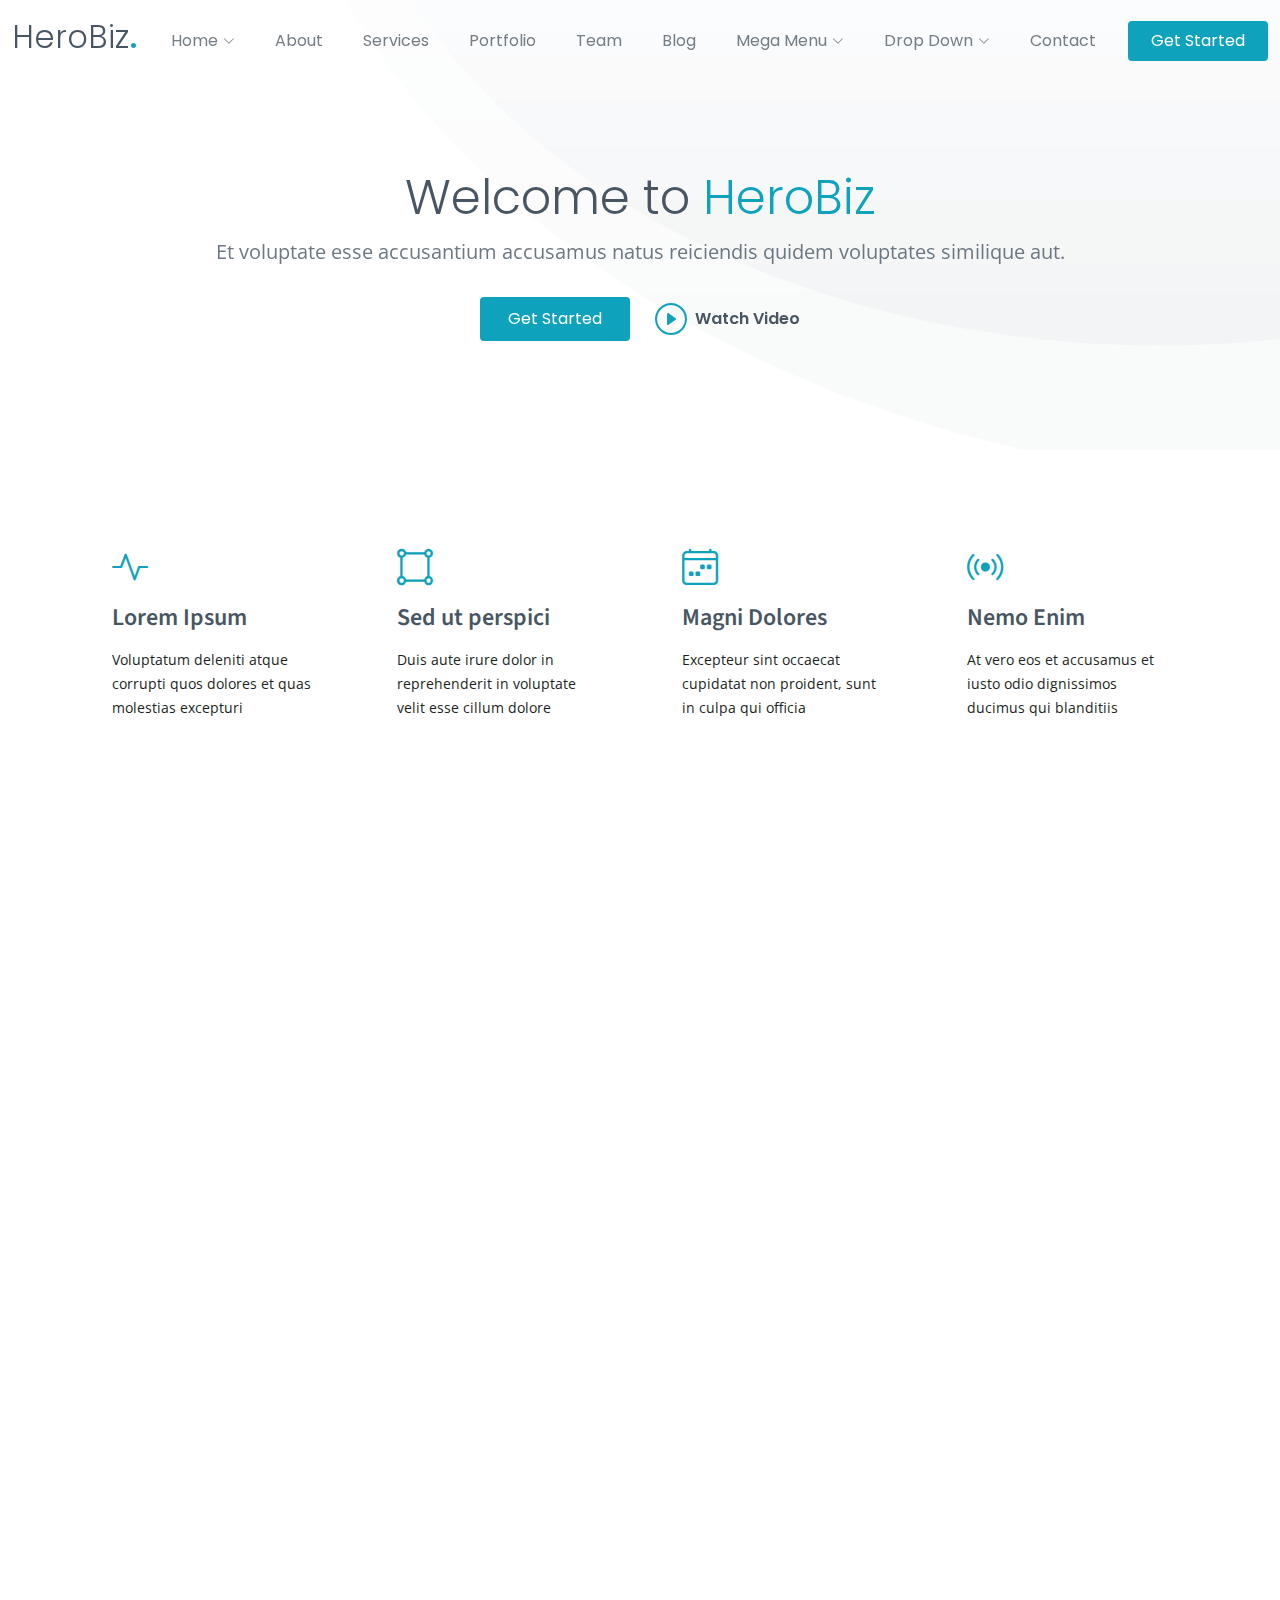
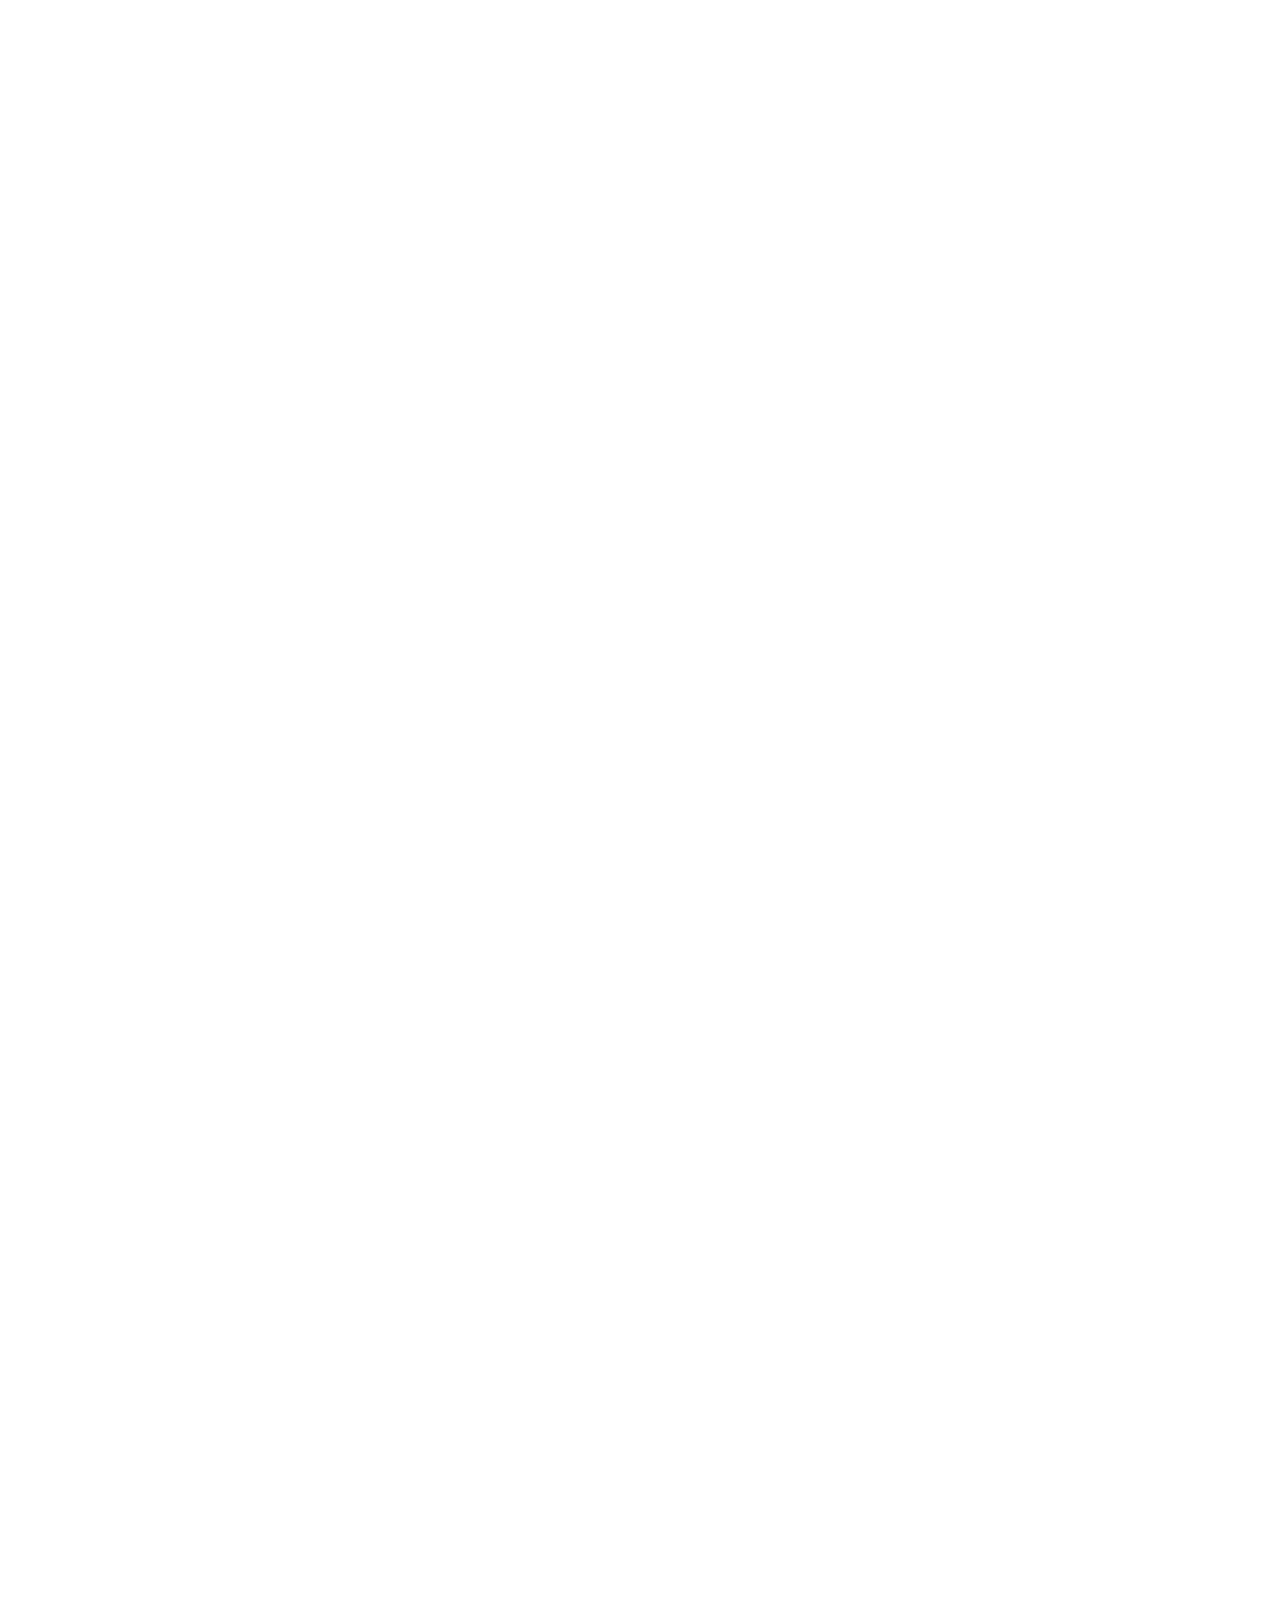
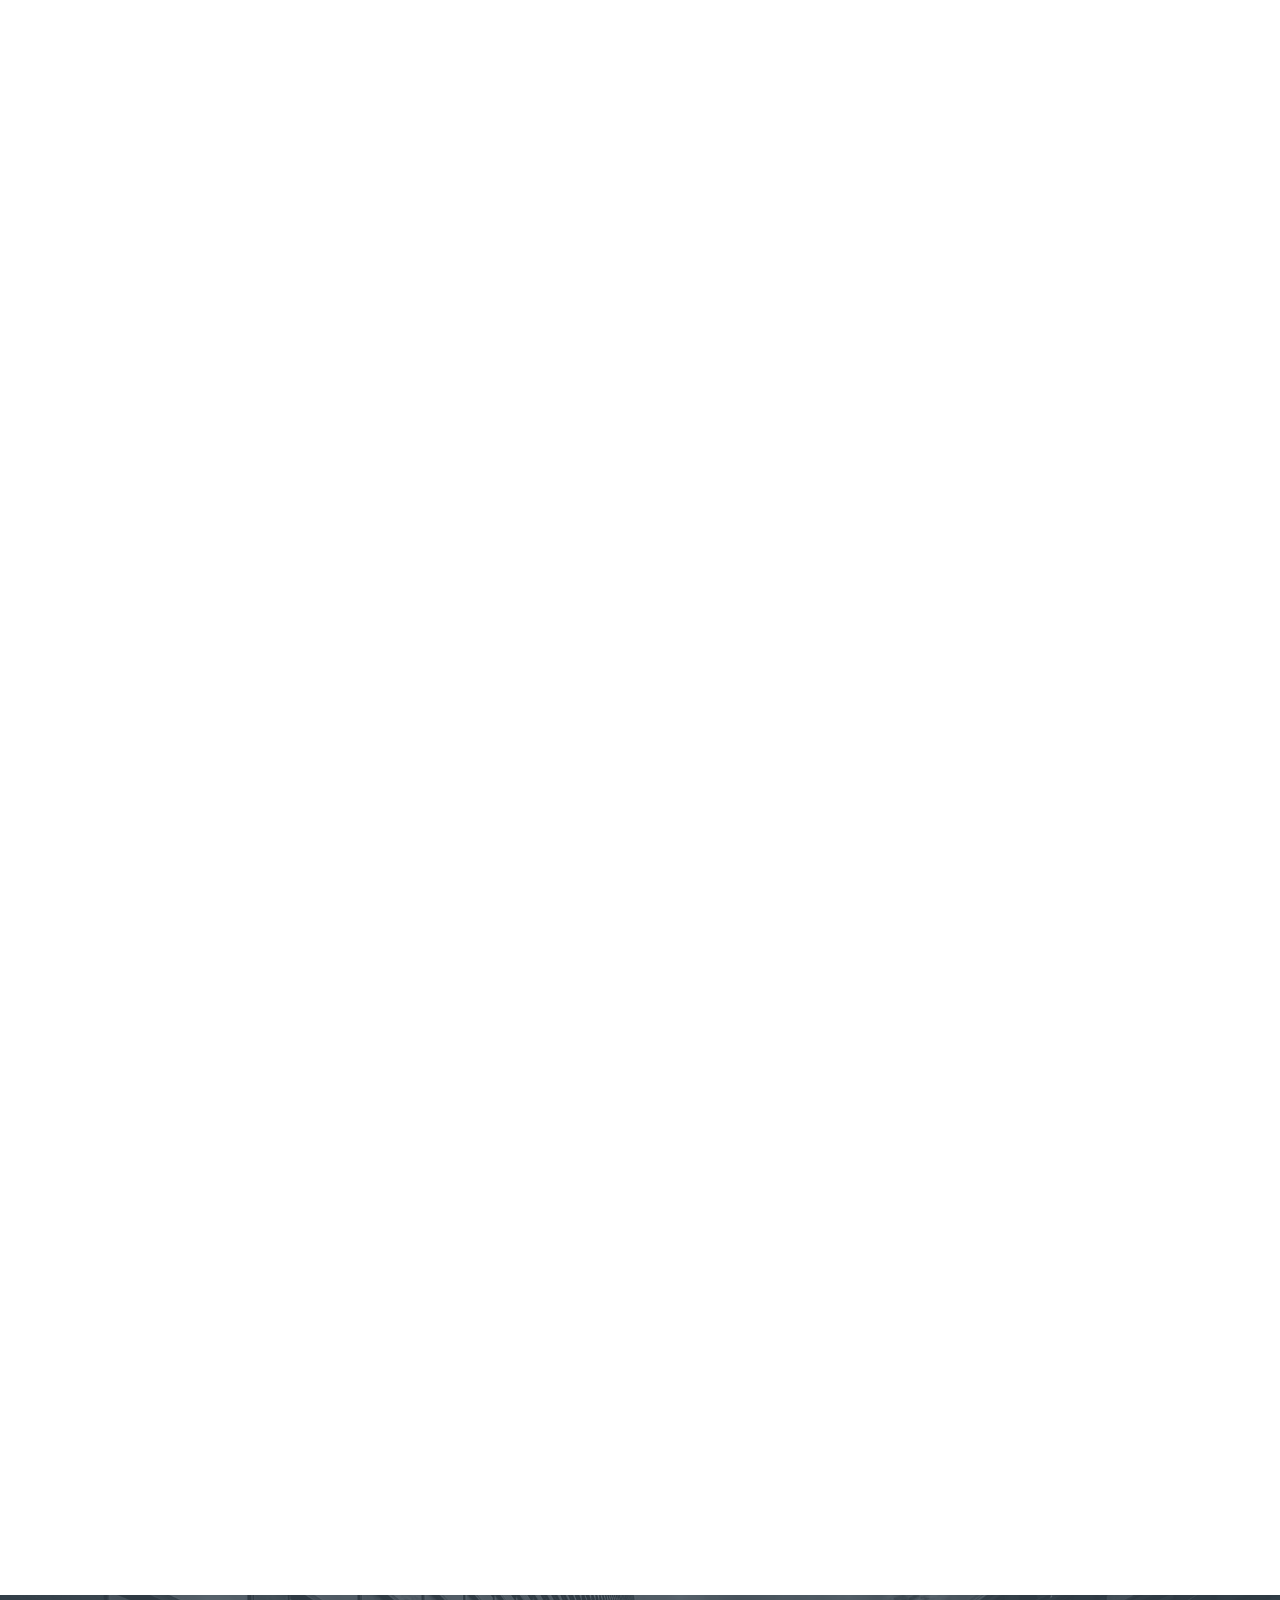
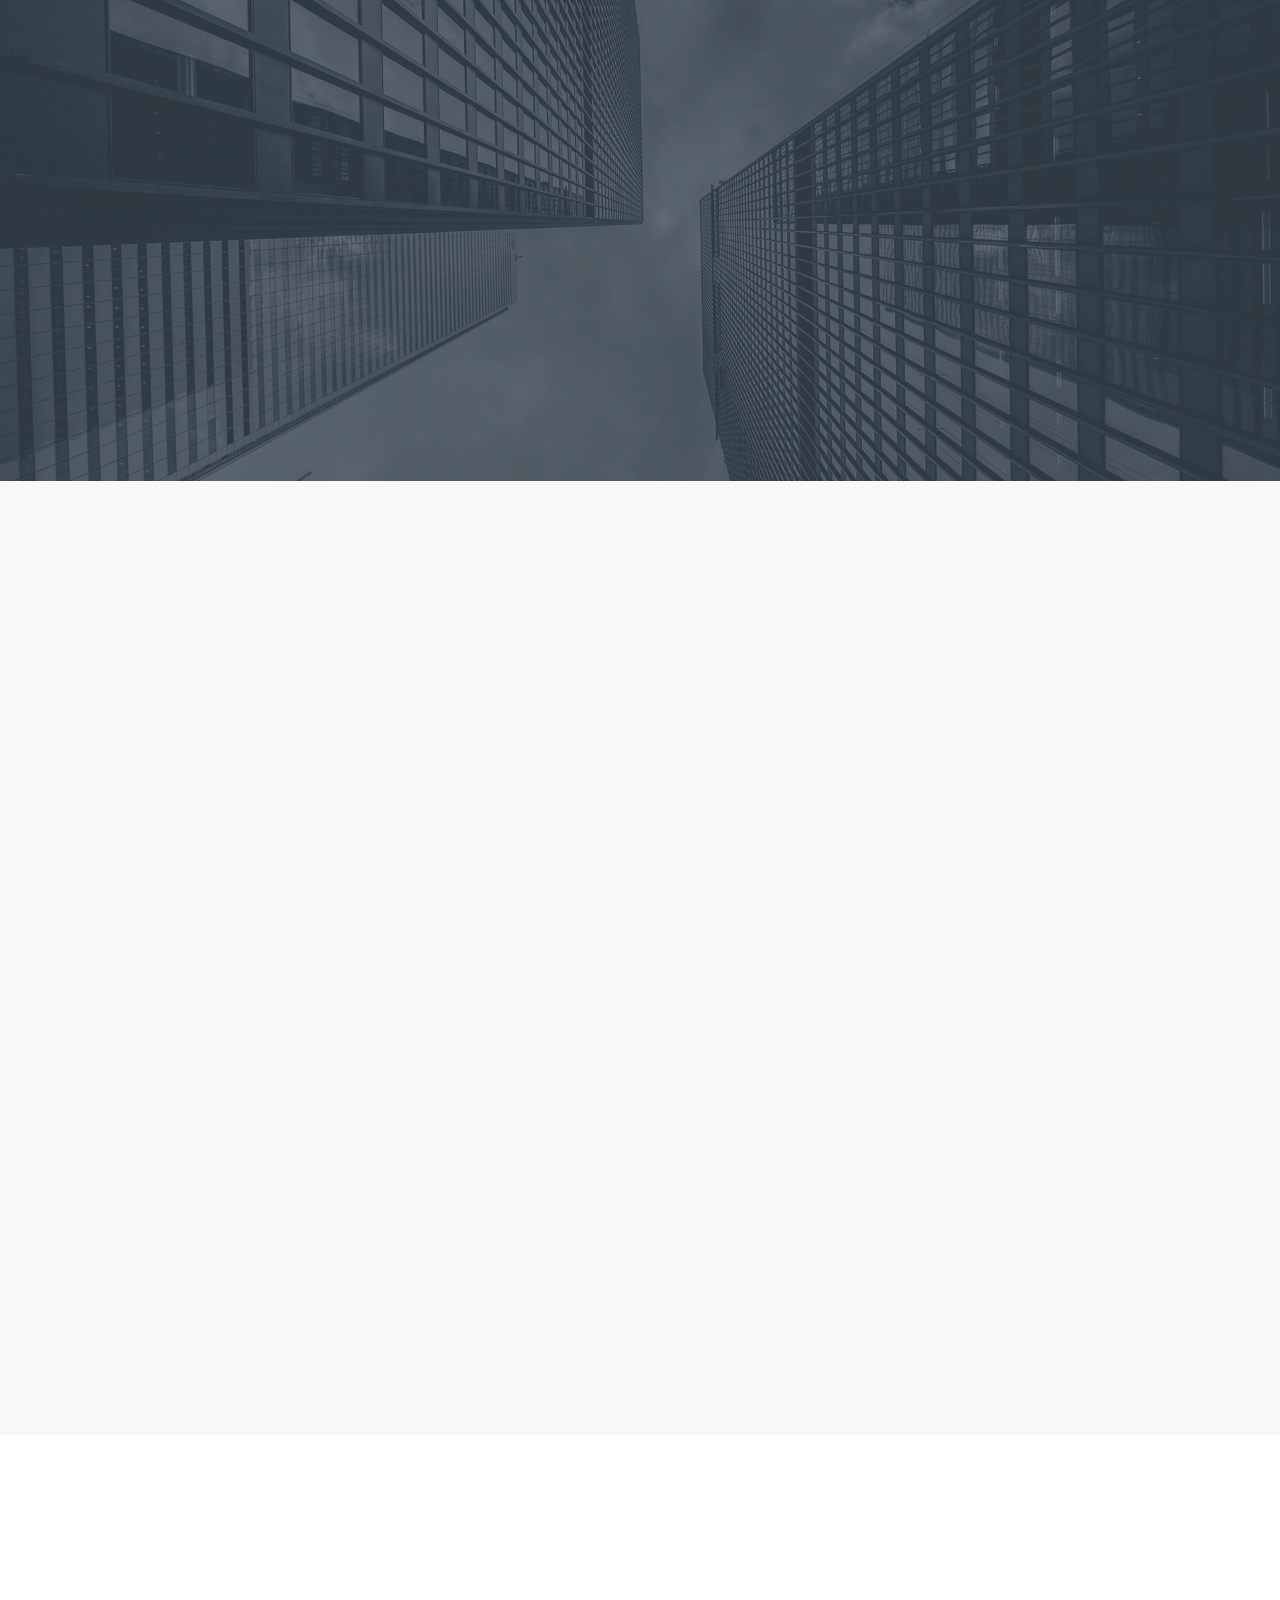
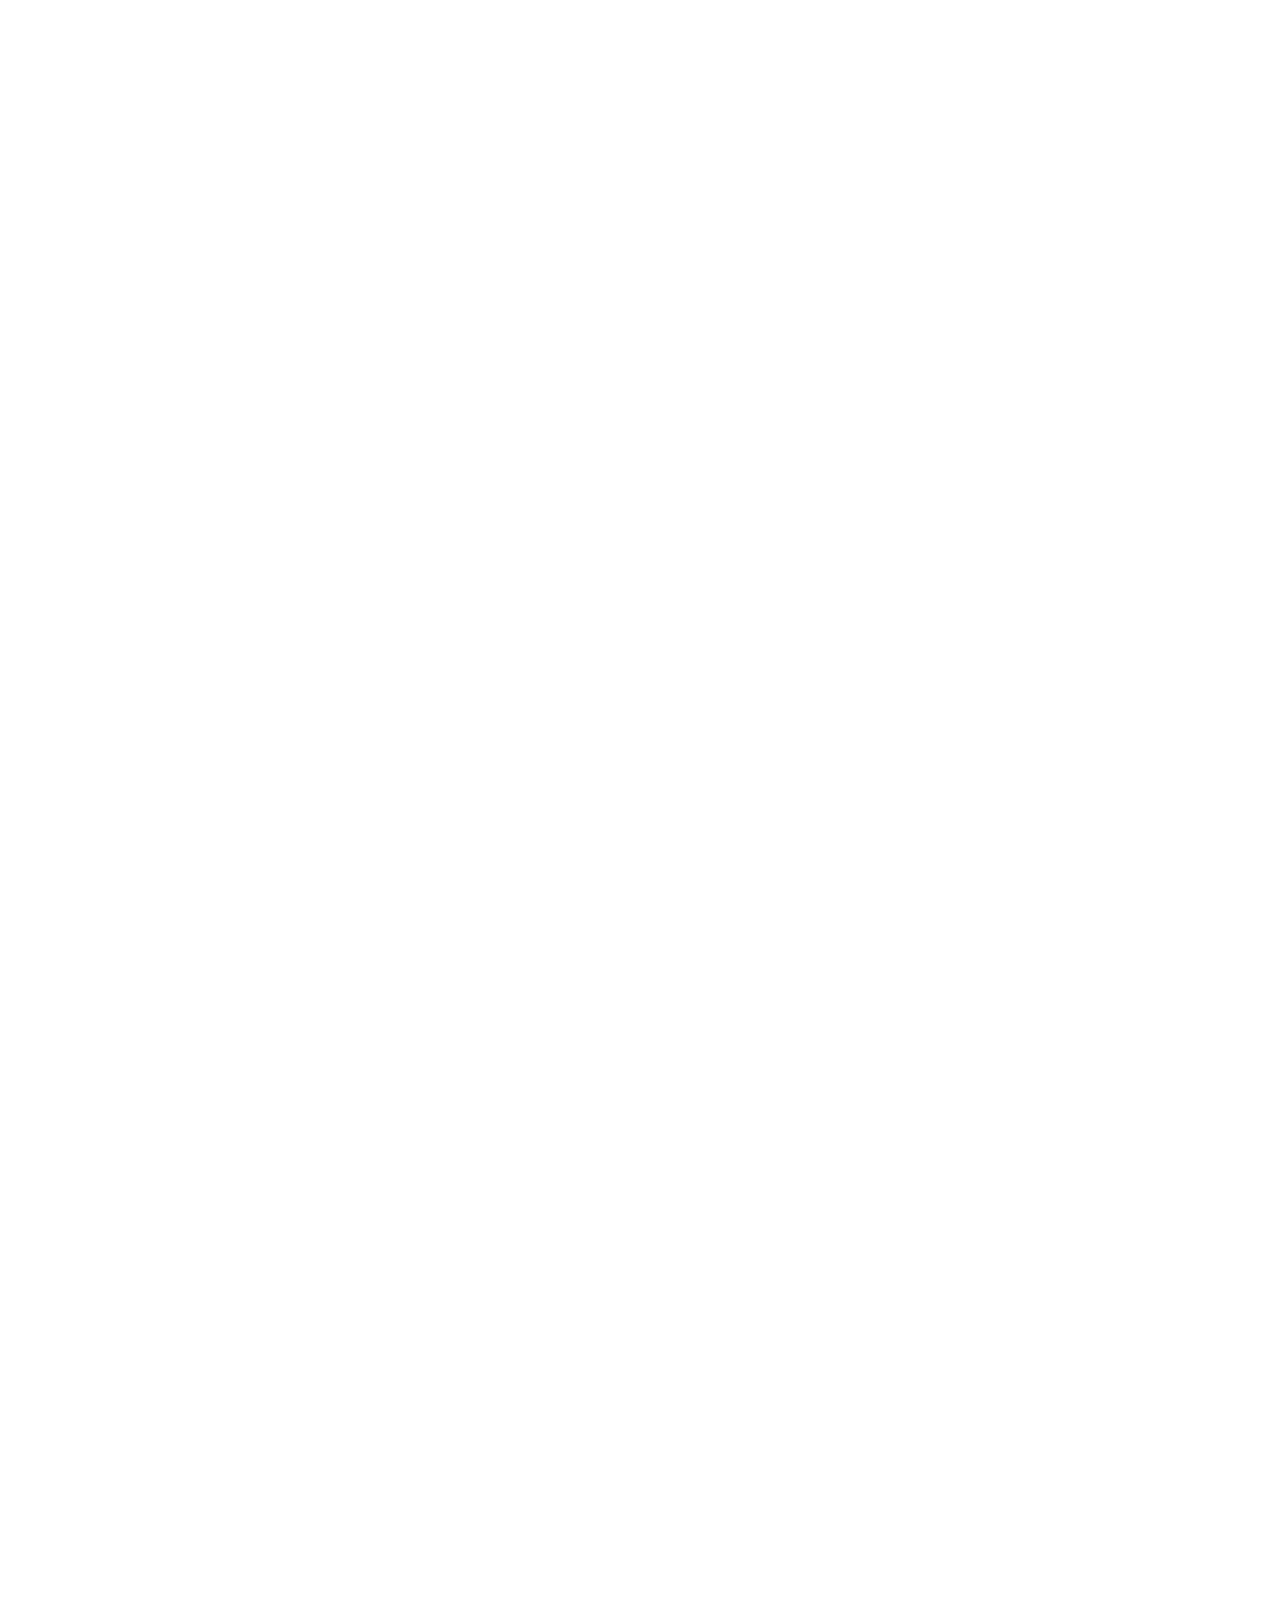
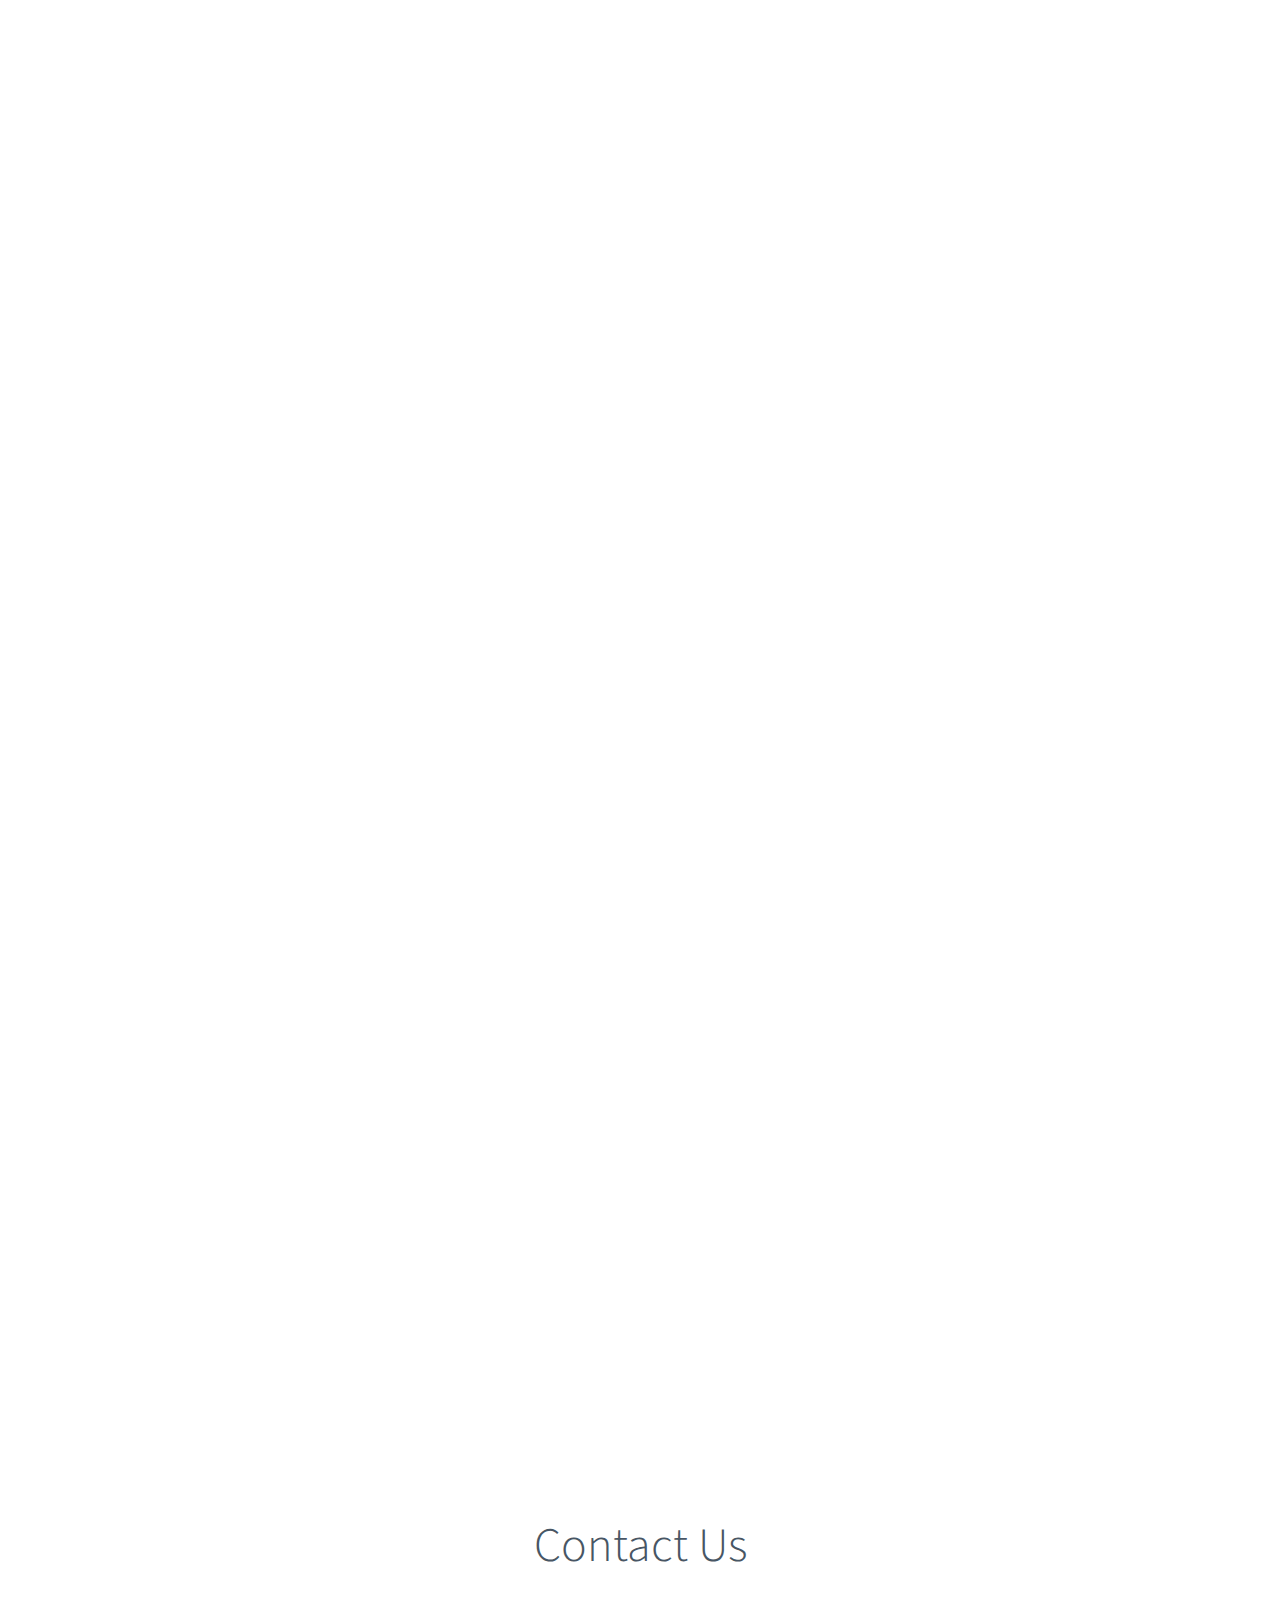
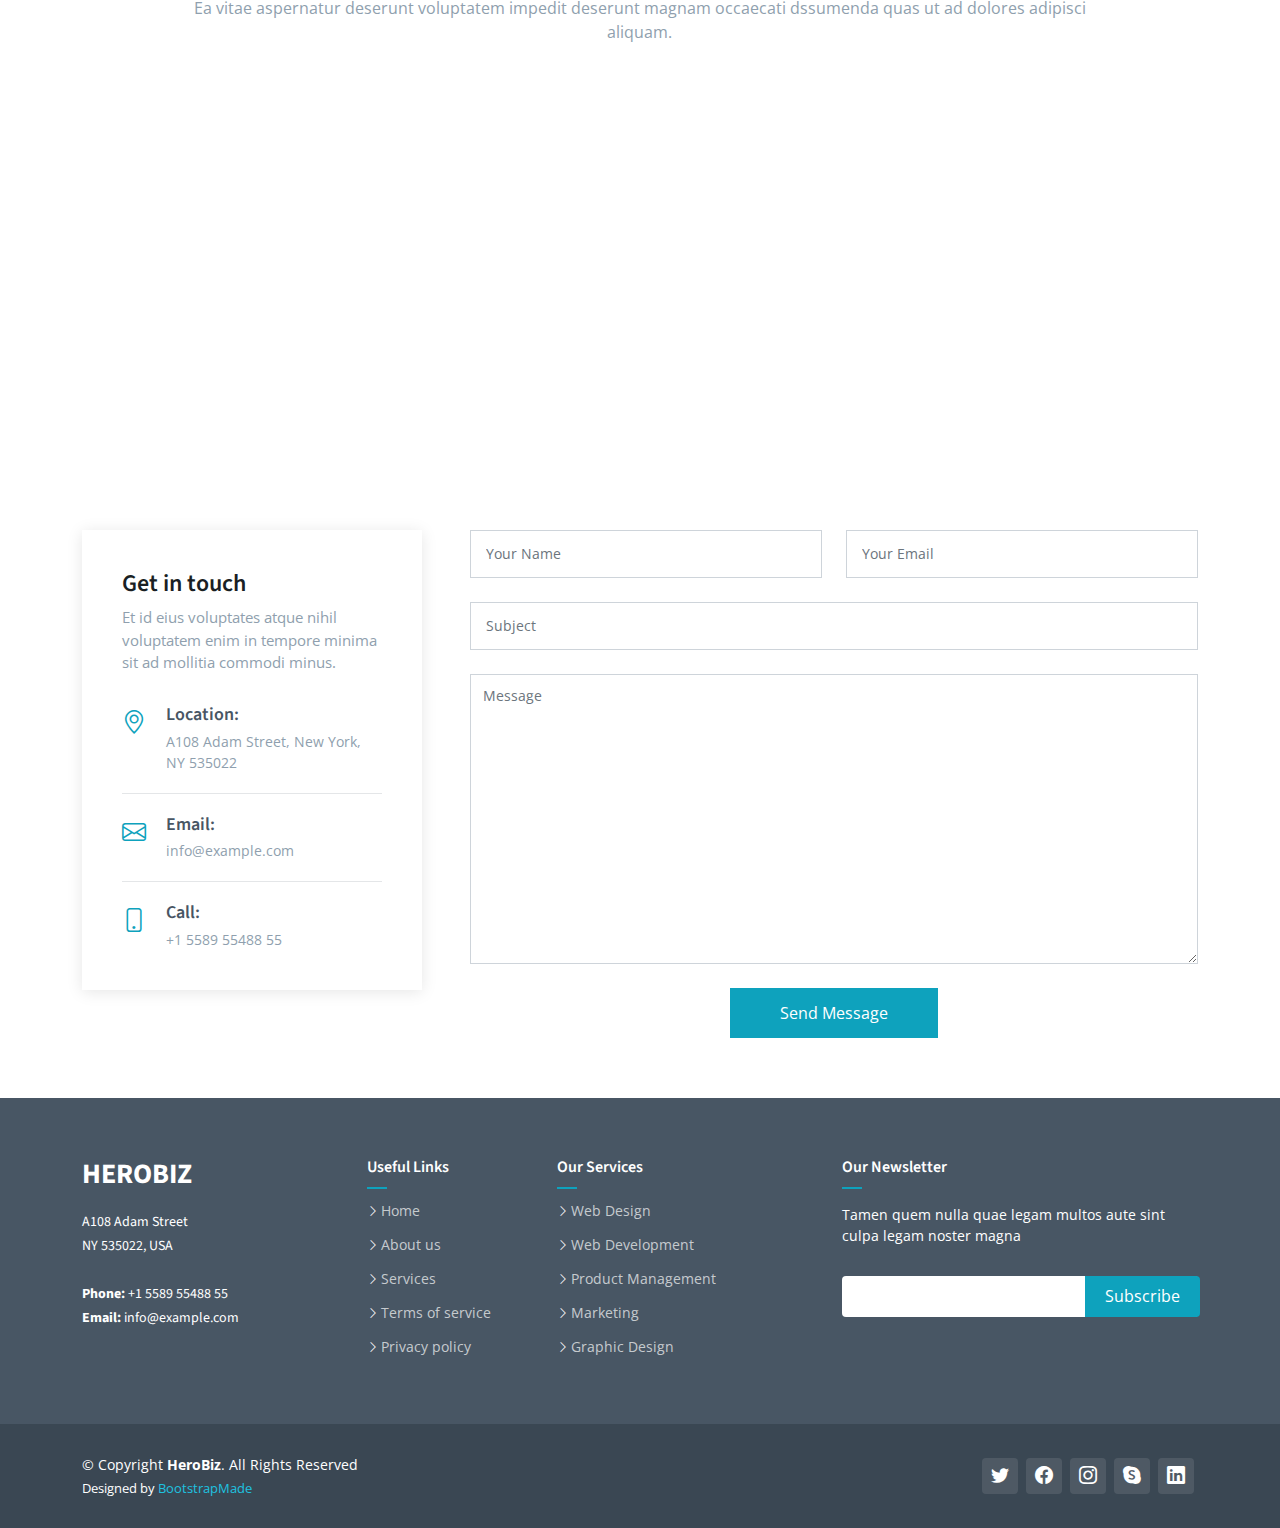
<file: index-4.html>
<!DOCTYPE html>
<html lang="en">

<head>
  <meta charset="utf-8">
  <meta content="width=device-width, initial-scale=1.0" name="viewport">

  <title>HeroBiz Bootstrap Template - Home 4</title>
  <meta content="" name="description">
  <meta content="" name="keywords">

  <!-- Favicons -->
  <link href="assets/img/favicon.png" rel="icon">
  <link href="assets/img/apple-touch-icon.png" rel="apple-touch-icon">

  <!-- Google Fonts -->
  <link rel="preconnect" href="https://fonts.googleapis.com">
  <link rel="preconnect" href="https://fonts.gstatic.com" crossorigin>
  <link href="https://fonts.googleapis.com/css2?family=Open+Sans:ital,wght@0,300;0,400;0,500;0,600;0,700;1,300;1,400;1,500;1,600;1,700&family=Poppins:ital,wght@0,300;0,400;0,500;0,600;0,700;1,300;1,400;1,500;1,600;1,700&family=Source+Sans+Pro:ital,wght@0,300;0,400;0,600;0,700;1,300;1,400;1,600;1,700&display=swap" rel="stylesheet">

  <!-- Vendor CSS Files -->
  <link href="assets/vendor/bootstrap/css/bootstrap.min.css" rel="stylesheet">
  <link href="assets/vendor/bootstrap-icons/bootstrap-icons.css" rel="stylesheet">
  <link href="assets/vendor/aos/aos.css" rel="stylesheet">
  <link href="assets/vendor/glightbox/css/glightbox.min.css" rel="stylesheet">
  <link href="assets/vendor/swiper/swiper-bundle.min.css" rel="stylesheet">

  <!-- Variables CSS Files. Uncomment your preferred color scheme -->
  <link href="assets/css/variables.css" rel="stylesheet">
  <!-- <link href="assets/css/variables-blue.css" rel="stylesheet"> -->
  <!-- <link href="assets/css/variables-green.css" rel="stylesheet"> -->
  <!-- <link href="assets/css/variables-orange.css" rel="stylesheet"> -->
  <!-- <link href="assets/css/variables-purple.css" rel="stylesheet"> -->
  <!-- <link href="assets/css/variables-red.css" rel="stylesheet"> -->
  <!-- <link href="assets/css/variables-pink.css" rel="stylesheet"> -->

  <!-- Template Main CSS File -->
  <link href="assets/css/main.css" rel="stylesheet">

  <!-- =======================================================
  * Template Name: HeroBiz - v2.3.1
  * Template URL: https://bootstrapmade.com/herobiz-bootstrap-business-template/
  * Author: BootstrapMade.com
  * License: https://bootstrapmade.com/license/
  ======================================================== -->
</head>

<body>

  <!-- ======= Header ======= -->
  <header id="header" class="header fixed-top" data-scrollto-offset="0">
    <div class="container-fluid d-flex align-items-center justify-content-between">

      <a href="index.html" class="logo d-flex align-items-center scrollto me-auto me-lg-0">
        <!-- Uncomment the line below if you also wish to use an image logo -->
        <!-- <img src="assets/img/logo.png" alt=""> -->
        <h1>HeroBiz<span>.</span></h1>
      </a>

      <nav id="navbar" class="navbar">
        <ul>

          <li class="dropdown"><a href="#"><span>Home</span> <i class="bi bi-chevron-down dropdown-indicator"></i></a>
            <ul>
              <li><a href="index.html">Home 1 - index.html</a></li>
              <li><a href="index-2.html">Home 2 - index-2.html</a></li>
              <li><a href="index-3.html">Home 3 - index-3.html</a></li>
              <li><a href="index-4.html" class="active">Home 4 - index-4.html</a></li>
            </ul>
          </li>

          <li><a class="nav-link scrollto" href="index.html#about">About</a></li>
          <li><a class="nav-link scrollto" href="index.html#services">Services</a></li>
          <li><a class="nav-link scrollto" href="index.html#portfolio">Portfolio</a></li>
          <li><a class="nav-link scrollto" href="index.html#team">Team</a></li>
          <li><a href="blog.html">Blog</a></li>
          <li class="dropdown megamenu"><a href="#"><span>Mega Menu</span> <i class="bi bi-chevron-down dropdown-indicator"></i></a>
            <ul>
              <li>
                <a href="#">Column 1 link 1</a>
                <a href="#">Column 1 link 2</a>
                <a href="#">Column 1 link 3</a>
              </li>
              <li>
                <a href="#">Column 2 link 1</a>
                <a href="#">Column 2 link 2</a>
                <a href="#">Column 3 link 3</a>
              </li>
              <li>
                <a href="#">Column 3 link 1</a>
                <a href="#">Column 3 link 2</a>
                <a href="#">Column 3 link 3</a>
              </li>
              <li>
                <a href="#">Column 4 link 1</a>
                <a href="#">Column 4 link 2</a>
                <a href="#">Column 4 link 3</a>
              </li>
            </ul>
          </li>
          <li class="dropdown"><a href="#"><span>Drop Down</span> <i class="bi bi-chevron-down dropdown-indicator"></i></a>
            <ul>
              <li><a href="#">Drop Down 1</a></li>
              <li class="dropdown"><a href="#"><span>Deep Drop Down</span> <i class="bi bi-chevron-down dropdown-indicator"></i></a>
                <ul>
                  <li><a href="#">Deep Drop Down 1</a></li>
                  <li><a href="#">Deep Drop Down 2</a></li>
                  <li><a href="#">Deep Drop Down 3</a></li>
                  <li><a href="#">Deep Drop Down 4</a></li>
                  <li><a href="#">Deep Drop Down 5</a></li>
                </ul>
              </li>
              <li><a href="#">Drop Down 2</a></li>
              <li><a href="#">Drop Down 3</a></li>
              <li><a href="#">Drop Down 4</a></li>
            </ul>
          </li>
          <li><a class="nav-link scrollto" href="index.html#contact">Contact</a></li>
        </ul>
        <i class="bi bi-list mobile-nav-toggle d-none"></i>
      </nav><!-- .navbar -->

      <a class="btn-getstarted scrollto" href="index.html#about">Get Started</a>

    </div>
  </header><!-- End Header -->

  <section id="hero-static" class="hero-static d-flex align-items-center">
    <div class="container d-flex flex-column justify-content-center align-items-center text-center position-relative" data-aos="zoom-out">
      <h2>Welcome to <span>HeroBiz</span></h2>
      <p>Et voluptate esse accusantium accusamus natus reiciendis quidem voluptates similique aut.</p>
      <div class="d-flex">
        <a href="#about" class="btn-get-started scrollto">Get Started</a>
        <a href="https://www.youtube.com/watch?v=LXb3EKWsInQ" class="glightbox btn-watch-video d-flex align-items-center"><i class="bi bi-play-circle"></i><span>Watch Video</span></a>
      </div>
    </div>
  </section>

  <main id="main">

    <!-- ======= Featured Services Section ======= -->
    <section id="featured-services" class="featured-services">
      <div class="container">

        <div class="row gy-4">

          <div class="col-xl-3 col-md-6 d-flex" data-aos="zoom-out">
            <div class="service-item position-relative">
              <div class="icon"><i class="bi bi-activity icon"></i></div>
              <h4><a href="" class="stretched-link">Lorem Ipsum</a></h4>
              <p>Voluptatum deleniti atque corrupti quos dolores et quas molestias excepturi</p>
            </div>
          </div><!-- End Service Item -->

          <div class="col-xl-3 col-md-6 d-flex" data-aos="zoom-out" data-aos-delay="200">
            <div class="service-item position-relative">
              <div class="icon"><i class="bi bi-bounding-box-circles icon"></i></div>
              <h4><a href="" class="stretched-link">Sed ut perspici</a></h4>
              <p>Duis aute irure dolor in reprehenderit in voluptate velit esse cillum dolore</p>
            </div>
          </div><!-- End Service Item -->

          <div class="col-xl-3 col-md-6 d-flex" data-aos="zoom-out" data-aos-delay="400">
            <div class="service-item position-relative">
              <div class="icon"><i class="bi bi-calendar4-week icon"></i></div>
              <h4><a href="" class="stretched-link">Magni Dolores</a></h4>
              <p>Excepteur sint occaecat cupidatat non proident, sunt in culpa qui officia</p>
            </div>
          </div><!-- End Service Item -->

          <div class="col-xl-3 col-md-6 d-flex" data-aos="zoom-out" data-aos-delay="600">
            <div class="service-item position-relative">
              <div class="icon"><i class="bi bi-broadcast icon"></i></div>
              <h4><a href="" class="stretched-link">Nemo Enim</a></h4>
              <p>At vero eos et accusamus et iusto odio dignissimos ducimus qui blanditiis</p>
            </div>
          </div><!-- End Service Item -->

        </div>

      </div>
    </section><!-- End Featured Services Section -->

    <!-- ======= About Section ======= -->
    <section id="about" class="about">
      <div class="container" data-aos="fade-up">

        <div class="section-header">
          <h2>About Us</h2>
          <p>Architecto nobis eos vel nam quidem vitae temporibus voluptates qui hic deserunt iusto omnis nam voluptas asperiores sequi tenetur dolores incidunt enim voluptatem magnam cumque fuga.</p>
        </div>

        <div class="row g-4 g-lg-5" data-aos="fade-up" data-aos-delay="200">

          <div class="col-lg-5">
            <div class="about-img">
              <img src="assets/img/about.jpg" class="img-fluid" alt="">
            </div>
          </div>

          <div class="col-lg-7">
            <h3 class="pt-0 pt-lg-5">Neque officiis dolore maiores et exercitationem quae est seda lidera pat claero</h3>

            <!-- Tabs -->
            <ul class="nav nav-pills mb-3">
              <li><a class="nav-link active" data-bs-toggle="pill" href="#tab1">Saepe fuga</a></li>
              <li><a class="nav-link" data-bs-toggle="pill" href="#tab2">Voluptates</a></li>
              <li><a class="nav-link" data-bs-toggle="pill" href="#tab3">Corrupti</a></li>
            </ul><!-- End Tabs -->

            <!-- Tab Content -->
            <div class="tab-content">

              <div class="tab-pane fade show active" id="tab1">

                <p class="fst-italic">Consequuntur inventore voluptates consequatur aut vel et. Eos doloribus expedita. Sapiente atque consequatur minima nihil quae aspernatur quo suscipit voluptatem.</p>

                <div class="d-flex align-items-center mt-4">
                  <i class="bi bi-check2"></i>
                  <h4>Repudiandae rerum velit modi et officia quasi facilis</h4>
                </div>
                <p>Laborum omnis voluptates voluptas qui sit aliquam blanditiis. Sapiente minima commodi dolorum non eveniet magni quaerat nemo et.</p>

                <div class="d-flex align-items-center mt-4">
                  <i class="bi bi-check2"></i>
                  <h4>Incidunt non veritatis illum ea ut nisi</h4>
                </div>
                <p>Non quod totam minus repellendus autem sint velit. Rerum debitis facere soluta tenetur. Iure molestiae assumenda sunt qui inventore eligendi voluptates nisi at. Dolorem quo tempora. Quia et perferendis.</p>

                <div class="d-flex align-items-center mt-4">
                  <i class="bi bi-check2"></i>
                  <h4>Omnis ab quia nemo dignissimos rem eum quos..</h4>
                </div>
                <p>Eius alias aut cupiditate. Dolor voluptates animi ut blanditiis quos nam. Magnam officia aut ut alias quo explicabo ullam esse. Sunt magnam et dolorem eaque magnam odit enim quaerat. Vero error error voluptatem eum.</p>

              </div><!-- End Tab 1 Content -->

              <div class="tab-pane fade show" id="tab2">

                <p class="fst-italic">Consequuntur inventore voluptates consequatur aut vel et. Eos doloribus expedita. Sapiente atque consequatur minima nihil quae aspernatur quo suscipit voluptatem.</p>

                <div class="d-flex align-items-center mt-4">
                  <i class="bi bi-check2"></i>
                  <h4>Repudiandae rerum velit modi et officia quasi facilis</h4>
                </div>
                <p>Laborum omnis voluptates voluptas qui sit aliquam blanditiis. Sapiente minima commodi dolorum non eveniet magni quaerat nemo et.</p>

                <div class="d-flex align-items-center mt-4">
                  <i class="bi bi-check2"></i>
                  <h4>Incidunt non veritatis illum ea ut nisi</h4>
                </div>
                <p>Non quod totam minus repellendus autem sint velit. Rerum debitis facere soluta tenetur. Iure molestiae assumenda sunt qui inventore eligendi voluptates nisi at. Dolorem quo tempora. Quia et perferendis.</p>

                <div class="d-flex align-items-center mt-4">
                  <i class="bi bi-check2"></i>
                  <h4>Omnis ab quia nemo dignissimos rem eum quos..</h4>
                </div>
                <p>Eius alias aut cupiditate. Dolor voluptates animi ut blanditiis quos nam. Magnam officia aut ut alias quo explicabo ullam esse. Sunt magnam et dolorem eaque magnam odit enim quaerat. Vero error error voluptatem eum.</p>

              </div><!-- End Tab 2 Content -->

              <div class="tab-pane fade show" id="tab3">

                <p class="fst-italic">Consequuntur inventore voluptates consequatur aut vel et. Eos doloribus expedita. Sapiente atque consequatur minima nihil quae aspernatur quo suscipit voluptatem.</p>

                <div class="d-flex align-items-center mt-4">
                  <i class="bi bi-check2"></i>
                  <h4>Repudiandae rerum velit modi et officia quasi facilis</h4>
                </div>
                <p>Laborum omnis voluptates voluptas qui sit aliquam blanditiis. Sapiente minima commodi dolorum non eveniet magni quaerat nemo et.</p>

                <div class="d-flex align-items-center mt-4">
                  <i class="bi bi-check2"></i>
                  <h4>Incidunt non veritatis illum ea ut nisi</h4>
                </div>
                <p>Non quod totam minus repellendus autem sint velit. Rerum debitis facere soluta tenetur. Iure molestiae assumenda sunt qui inventore eligendi voluptates nisi at. Dolorem quo tempora. Quia et perferendis.</p>

                <div class="d-flex align-items-center mt-4">
                  <i class="bi bi-check2"></i>
                  <h4>Omnis ab quia nemo dignissimos rem eum quos..</h4>
                </div>
                <p>Eius alias aut cupiditate. Dolor voluptates animi ut blanditiis quos nam. Magnam officia aut ut alias quo explicabo ullam esse. Sunt magnam et dolorem eaque magnam odit enim quaerat. Vero error error voluptatem eum.</p>

              </div><!-- End Tab 3 Content -->

            </div>

          </div>

        </div>

      </div>
    </section><!-- End About Section -->

    <!-- ======= Clients Section ======= -->
    <section id="clients" class="clients">
      <div class="container" data-aos="zoom-out">

        <div class="clients-slider swiper">
          <div class="swiper-wrapper align-items-center">
            <div class="swiper-slide"><img src="assets/img/clients/client-1.png" class="img-fluid" alt=""></div>
            <div class="swiper-slide"><img src="assets/img/clients/client-2.png" class="img-fluid" alt=""></div>
            <div class="swiper-slide"><img src="assets/img/clients/client-3.png" class="img-fluid" alt=""></div>
            <div class="swiper-slide"><img src="assets/img/clients/client-4.png" class="img-fluid" alt=""></div>
            <div class="swiper-slide"><img src="assets/img/clients/client-5.png" class="img-fluid" alt=""></div>
            <div class="swiper-slide"><img src="assets/img/clients/client-6.png" class="img-fluid" alt=""></div>
            <div class="swiper-slide"><img src="assets/img/clients/client-7.png" class="img-fluid" alt=""></div>
            <div class="swiper-slide"><img src="assets/img/clients/client-8.png" class="img-fluid" alt=""></div>
          </div>
        </div>

      </div>
    </section><!-- End Clients Section -->

    <!-- ======= Call To Action Section ======= -->
    <section id="cta" class="cta">
      <div class="container" data-aos="zoom-out">

        <div class="row g-5">

          <div class="col-lg-8 col-md-6 content d-flex flex-column justify-content-center order-last order-md-first">
            <h3>Alias sunt quas <em>Cupiditate</em> oluptas hic minima</h3>
            <p> Duis aute irure dolor in reprehenderit in voluptate velit esse cillum dolore eu fugiat nulla pariatur. Excepteur sint occaecat cupidatat non proident, sunt in culpa qui officia deserunt mollit anim id est laborum.</p>
            <a class="cta-btn align-self-start" href="#">Call To Action</a>
          </div>

          <div class="col-lg-4 col-md-6 order-first order-md-last d-flex align-items-center">
            <div class="img">
              <img src="assets/img/cta.jpg" alt="" class="img-fluid">
            </div>
          </div>

        </div>

      </div>
    </section><!-- End Call To Action Section -->

    <!-- ======= On Focus Section ======= -->
    <section id="onfocus" class="onfocus">
      <div class="container-fluid p-0" data-aos="fade-up">

        <div class="row g-0">
          <div class="col-lg-6 video-play position-relative">
            <a href="https://www.youtube.com/watch?v=LXb3EKWsInQ" class="glightbox play-btn"></a>
          </div>
          <div class="col-lg-6">
            <div class="content d-flex flex-column justify-content-center h-100">
              <h3>Voluptatem dignissimos provident quasi corporis</h3>
              <p class="fst-italic">
                Lorem ipsum dolor sit amet, consectetur adipiscing elit, sed do eiusmod tempor incididunt ut labore et dolore
                magna aliqua.
              </p>
              <ul>
                <li><i class="bi bi-check-circle"></i> Ullamco laboris nisi ut aliquip ex ea commodo consequat.</li>
                <li><i class="bi bi-check-circle"></i> Duis aute irure dolor in reprehenderit in voluptate velit.</li>
                <li><i class="bi bi-check-circle"></i> Ullamco laboris nisi ut aliquip ex ea commodo consequat. Duis aute irure dolor in reprehenderit in voluptate trideta storacalaperda mastiro dolore eu fugiat nulla pariatur.</li>
              </ul>
              <a href="#" class="read-more align-self-start"><span>Read More</span><i class="bi bi-arrow-right"></i></a>
            </div>
          </div>
        </div>

      </div>
    </section><!-- End On Focus Section -->

    <!-- ======= Features Section ======= -->
    <section id="features" class="features">
      <div class="container" data-aos="fade-up">

        <ul class="nav nav-tabs row gy-4 d-flex">

          <li class="nav-item col-6 col-md-4 col-lg-2">
            <a class="nav-link active show" data-bs-toggle="tab" data-bs-target="#tab-1">
              <i class="bi bi-binoculars color-cyan"></i>
              <h4>Modinest</h4>
            </a>
          </li><!-- End Tab 1 Nav -->

          <li class="nav-item col-6 col-md-4 col-lg-2">
            <a class="nav-link" data-bs-toggle="tab" data-bs-target="#tab-2">
              <i class="bi bi-box-seam color-indigo"></i>
              <h4>Undaesenti</h4>
            </a>
          </li><!-- End Tab 2 Nav -->

          <li class="nav-item col-6 col-md-4 col-lg-2">
            <a class="nav-link" data-bs-toggle="tab" data-bs-target="#tab-3">
              <i class="bi bi-brightness-high color-teal"></i>
              <h4>Pariatur</h4>
            </a>
          </li><!-- End Tab 3 Nav -->

          <li class="nav-item col-6 col-md-4 col-lg-2">
            <a class="nav-link" data-bs-toggle="tab" data-bs-target="#tab-4">
              <i class="bi bi-command color-red"></i>
              <h4>Nostrum</h4>
            </a>
          </li><!-- End Tab 4 Nav -->

          <li class="nav-item col-6 col-md-4 col-lg-2">
            <a class="nav-link" data-bs-toggle="tab" data-bs-target="#tab-5">
              <i class="bi bi-easel color-blue"></i>
              <h4>Adipiscing</h4>
            </a>
          </li><!-- End Tab 5 Nav -->

          <li class="nav-item col-6 col-md-4 col-lg-2">
            <a class="nav-link" data-bs-toggle="tab" data-bs-target="#tab-6">
              <i class="bi bi-map color-orange"></i>
              <h4>Reprehit</h4>
            </a>
          </li><!-- End Tab 6 Nav -->

        </ul>

        <div class="tab-content">

          <div class="tab-pane active show" id="tab-1">
            <div class="row gy-4">
              <div class="col-lg-8 order-2 order-lg-1" data-aos="fade-up" data-aos-delay="100">
                <h3>Modinest</h3>
                <p class="fst-italic">
                  Lorem ipsum dolor sit amet, consectetur adipiscing elit, sed do eiusmod tempor incididunt ut labore et dolore
                  magna aliqua.
                </p>
                <ul>
                  <li><i class="bi bi-check-circle-fill"></i> Ullamco laboris nisi ut aliquip ex ea commodo consequat.</li>
                  <li><i class="bi bi-check-circle-fill"></i> Duis aute irure dolor in reprehenderit in voluptate velit.</li>
                  <li><i class="bi bi-check-circle-fill"></i> Ullamco laboris nisi ut aliquip ex ea commodo consequat. Duis aute irure dolor in reprehenderit in voluptate trideta storacalaperda mastiro dolore eu fugiat nulla pariatur.</li>
                </ul>
                <p>
                  Ullamco laboris nisi ut aliquip ex ea commodo consequat. Duis aute irure dolor in reprehenderit in voluptate
                  velit esse cillum dolore eu fugiat nulla pariatur. Excepteur sint occaecat cupidatat non proident, sunt in
                  culpa qui officia deserunt mollit anim id est laborum
                </p>
              </div>
              <div class="col-lg-4 order-1 order-lg-2 text-center" data-aos="fade-up" data-aos-delay="200">
                <img src="assets/img/features-1.svg" alt="" class="img-fluid">
              </div>
            </div>
          </div><!-- End Tab Content 1 -->

          <div class="tab-pane" id="tab-2">
            <div class="row gy-4">
              <div class="col-lg-8 order-2 order-lg-1">
                <h3>Undaesenti</h3>
                <p>
                  Ullamco laboris nisi ut aliquip ex ea commodo consequat. Duis aute irure dolor in reprehenderit in voluptate
                  velit esse cillum dolore eu fugiat nulla pariatur. Excepteur sint occaecat cupidatat non proident, sunt in
                  culpa qui officia deserunt mollit anim id est laborum
                </p>
                <p class="fst-italic">
                  Lorem ipsum dolor sit amet, consectetur adipiscing elit, sed do eiusmod tempor incididunt ut labore et dolore
                  magna aliqua.
                </p>
                <ul>
                  <li><i class="bi bi-check-circle-fill"></i> Ullamco laboris nisi ut aliquip ex ea commodo consequat.</li>
                  <li><i class="bi bi-check-circle-fill"></i> Duis aute irure dolor in reprehenderit in voluptate velit.</li>
                  <li><i class="bi bi-check-circle-fill"></i> Provident mollitia neque rerum asperiores dolores quos qui a. Ipsum neque dolor voluptate nisi sed.</li>
                  <li><i class="bi bi-check-circle-fill"></i> Ullamco laboris nisi ut aliquip ex ea commodo consequat. Duis aute irure dolor in reprehenderit in voluptate trideta storacalaperda mastiro dolore eu fugiat nulla pariatur.</li>
                </ul>
              </div>
              <div class="col-lg-4 order-1 order-lg-2 text-center">
                <img src="assets/img/features-2.svg" alt="" class="img-fluid">
              </div>
            </div>
          </div><!-- End Tab Content 2 -->

          <div class="tab-pane" id="tab-3">
            <div class="row gy-4">
              <div class="col-lg-8 order-2 order-lg-1">
                <h3>Pariatur</h3>
                <p>
                  Ullamco laboris nisi ut aliquip ex ea commodo consequat. Duis aute irure dolor in reprehenderit in voluptate
                  velit esse cillum dolore eu fugiat nulla pariatur. Excepteur sint occaecat cupidatat non proident, sunt in
                  culpa qui officia deserunt mollit anim id est laborum
                </p>
                <ul>
                  <li><i class="bi bi-check-circle-fill"></i> Ullamco laboris nisi ut aliquip ex ea commodo consequat.</li>
                  <li><i class="bi bi-check-circle-fill"></i> Duis aute irure dolor in reprehenderit in voluptate velit.</li>
                  <li><i class="bi bi-check-circle-fill"></i> Provident mollitia neque rerum asperiores dolores quos qui a. Ipsum neque dolor voluptate nisi sed.</li>
                </ul>
                <p class="fst-italic">
                  Lorem ipsum dolor sit amet, consectetur adipiscing elit, sed do eiusmod tempor incididunt ut labore et dolore
                  magna aliqua.
                </p>
              </div>
              <div class="col-lg-4 order-1 order-lg-2 text-center">
                <img src="assets/img/features-3.svg" alt="" class="img-fluid">
              </div>
            </div>
          </div><!-- End Tab Content 3 -->

          <div class="tab-pane" id="tab-4">
            <div class="row gy-4">
              <div class="col-lg-8 order-2 order-lg-1">
                <h3>Nostrum</h3>
                <p>
                  Ullamco laboris nisi ut aliquip ex ea commodo consequat. Duis aute irure dolor in reprehenderit in voluptate
                  velit esse cillum dolore eu fugiat nulla pariatur. Excepteur sint occaecat cupidatat non proident, sunt in
                  culpa qui officia deserunt mollit anim id est laborum
                </p>
                <p class="fst-italic">
                  Lorem ipsum dolor sit amet, consectetur adipiscing elit, sed do eiusmod tempor incididunt ut labore et dolore
                  magna aliqua.
                </p>
                <ul>
                  <li><i class="bi bi-check-circle-fill"></i> Ullamco laboris nisi ut aliquip ex ea commodo consequat.</li>
                  <li><i class="bi bi-check-circle-fill"></i> Duis aute irure dolor in reprehenderit in voluptate velit.</li>
                  <li><i class="bi bi-check-circle-fill"></i> Ullamco laboris nisi ut aliquip ex ea commodo consequat. Duis aute irure dolor in reprehenderit in voluptate trideta storacalaperda mastiro dolore eu fugiat nulla pariatur.</li>
                </ul>
              </div>
              <div class="col-lg-4 order-1 order-lg-2 text-center">
                <img src="assets/img/features-4.svg" alt="" class="img-fluid">
              </div>
            </div>
          </div><!-- End Tab Content 4 -->

          <div class="tab-pane" id="tab-5">
            <div class="row gy-4">
              <div class="col-lg-8 order-2 order-lg-1">
                <h3>Adipiscing</h3>
                <p>
                  Ullamco laboris nisi ut aliquip ex ea commodo consequat. Duis aute irure dolor in reprehenderit in voluptate
                  velit esse cillum dolore eu fugiat nulla pariatur. Excepteur sint occaecat cupidatat non proident, sunt in
                  culpa qui officia deserunt mollit anim id est laborum
                </p>
                <p class="fst-italic">
                  Lorem ipsum dolor sit amet, consectetur adipiscing elit, sed do eiusmod tempor incididunt ut labore et dolore
                  magna aliqua.
                </p>
                <ul>
                  <li><i class="bi bi-check-circle-fill"></i> Ullamco laboris nisi ut aliquip ex ea commodo consequat.</li>
                  <li><i class="bi bi-check-circle-fill"></i> Duis aute irure dolor in reprehenderit in voluptate velit.</li>
                  <li><i class="bi bi-check-circle-fill"></i> Ullamco laboris nisi ut aliquip ex ea commodo consequat. Duis aute irure dolor in reprehenderit in voluptate trideta storacalaperda mastiro dolore eu fugiat nulla pariatur.</li>
                </ul>
              </div>
              <div class="col-lg-4 order-1 order-lg-2 text-center">
                <img src="assets/img/features-5.svg" alt="" class="img-fluid">
              </div>
            </div>
          </div><!-- End Tab Content 5 -->

          <div class="tab-pane" id="tab-6">
            <div class="row gy-4">
              <div class="col-lg-8 order-2 order-lg-1">
                <h3>Reprehit</h3>
                <p>
                  Ullamco laboris nisi ut aliquip ex ea commodo consequat. Duis aute irure dolor in reprehenderit in voluptate
                  velit esse cillum dolore eu fugiat nulla pariatur. Excepteur sint occaecat cupidatat non proident, sunt in
                  culpa qui officia deserunt mollit anim id est laborum
                </p>
                <p class="fst-italic">
                  Lorem ipsum dolor sit amet, consectetur adipiscing elit, sed do eiusmod tempor incididunt ut labore et dolore
                  magna aliqua.
                </p>
                <ul>
                  <li><i class="bi bi-check-circle-fill"></i> Ullamco laboris nisi ut aliquip ex ea commodo consequat.</li>
                  <li><i class="bi bi-check-circle-fill"></i> Duis aute irure dolor in reprehenderit in voluptate velit.</li>
                  <li><i class="bi bi-check-circle-fill"></i> Ullamco laboris nisi ut aliquip ex ea commodo consequat. Duis aute irure dolor in reprehenderit in voluptate trideta storacalaperda mastiro dolore eu fugiat nulla pariatur.</li>
                </ul>
              </div>
              <div class="col-lg-4 order-1 order-lg-2 text-center">
                <img src="assets/img/features-6.svg" alt="" class="img-fluid">
              </div>
            </div>
          </div><!-- End Tab Content 6 -->

        </div>

      </div>
    </section><!-- End Features Section -->

    <!-- ======= Services Section ======= -->
    <section id="services" class="services">
      <div class="container" data-aos="fade-up">

        <div class="section-header">
          <h2>Our Services</h2>
          <p>Ea vitae aspernatur deserunt voluptatem impedit deserunt magnam occaecati dssumenda quas ut ad dolores adipisci aliquam.</p>
        </div>

        <div class="row gy-5">

          <div class="col-xl-4 col-md-6" data-aos="zoom-in" data-aos-delay="200">
            <div class="service-item">
              <div class="img">
                <img src="assets/img/services-1.jpg" class="img-fluid" alt="">
              </div>
              <div class="details position-relative">
                <div class="icon">
                  <i class="bi bi-activity"></i>
                </div>
                <a href="#" class="stretched-link">
                  <h3>Nesciunt Mete</h3>
                </a>
                <p>Provident nihil minus qui consequatur non omnis maiores. Eos accusantium minus dolores iure perferendis.</p>
              </div>
            </div>
          </div><!-- End Service Item -->

          <div class="col-xl-4 col-md-6" data-aos="zoom-in" data-aos-delay="300">
            <div class="service-item">
              <div class="img">
                <img src="assets/img/services-2.jpg" class="img-fluid" alt="">
              </div>
              <div class="details position-relative">
                <div class="icon">
                  <i class="bi bi-broadcast"></i>
                </div>
                <a href="#" class="stretched-link">
                  <h3>Eosle Commodi</h3>
                </a>
                <p>Ut autem aut autem non a. Sint sint sit facilis nam iusto sint. Libero corrupti neque eum hic non ut nesciunt dolorem.</p>
              </div>
            </div>
          </div><!-- End Service Item -->

          <div class="col-xl-4 col-md-6" data-aos="zoom-in" data-aos-delay="400">
            <div class="service-item">
              <div class="img">
                <img src="assets/img/services-3.jpg" class="img-fluid" alt="">
              </div>
              <div class="details position-relative">
                <div class="icon">
                  <i class="bi bi-easel"></i>
                </div>
                <a href="#" class="stretched-link">
                  <h3>Ledo Markt</h3>
                </a>
                <p>Ut excepturi voluptatem nisi sed. Quidem fuga consequatur. Minus ea aut. Vel qui id voluptas adipisci eos earum corrupti.</p>
              </div>
            </div>
          </div><!-- End Service Item -->

          <div class="col-xl-4 col-md-6" data-aos="zoom-in" data-aos-delay="500">
            <div class="service-item">
              <div class="img">
                <img src="assets/img/services-4.jpg" class="img-fluid" alt="">
              </div>
              <div class="details position-relative">
                <div class="icon">
                  <i class="bi bi-bounding-box-circles"></i>
                </div>
                <a href="#" class="stretched-link">
                  <h3>Asperiores Commodit</h3>
                </a>
                <p>Non et temporibus minus omnis sed dolor esse consequatur. Cupiditate sed error ea fuga sit provident adipisci neque.</p>
                <a href="#" class="stretched-link"></a>
              </div>
            </div>
          </div><!-- End Service Item -->

          <div class="col-xl-4 col-md-6" data-aos="zoom-in" data-aos-delay="600">
            <div class="service-item">
              <div class="img">
                <img src="assets/img/services-5.jpg" class="img-fluid" alt="">
              </div>
              <div class="details position-relative">
                <div class="icon">
                  <i class="bi bi-calendar4-week"></i>
                </div>
                <a href="#" class="stretched-link">
                  <h3>Velit Doloremque</h3>
                </a>
                <p>Cumque et suscipit saepe. Est maiores autem enim facilis ut aut ipsam corporis aut. Sed animi at autem alias eius labore.</p>
                <a href="#" class="stretched-link"></a>
              </div>
            </div>
          </div><!-- End Service Item -->

          <div class="col-xl-4 col-md-6" data-aos="zoom-in" data-aos-delay="700">
            <div class="service-item">
              <div class="img">
                <img src="assets/img/services-6.jpg" class="img-fluid" alt="">
              </div>
              <div class="details position-relative">
                <div class="icon">
                  <i class="bi bi-chat-square-text"></i>
                </div>
                <a href="#" class="stretched-link">
                  <h3>Dolori Architecto</h3>
                </a>
                <p>Hic molestias ea quibusdam eos. Fugiat enim doloremque aut neque non et debitis iure. Corrupti recusandae ducimus enim.</p>
                <a href="#" class="stretched-link"></a>
              </div>
            </div>
          </div><!-- End Service Item -->

        </div>

      </div>
    </section><!-- End Services Section -->

    <!-- ======= Testimonials Section ======= -->
    <section id="testimonials" class="testimonials">
      <div class="container" data-aos="fade-up">

        <div class="testimonials-slider swiper">
          <div class="swiper-wrapper">

            <div class="swiper-slide">
              <div class="testimonial-item">
                <img src="assets/img/testimonials/testimonials-1.jpg" class="testimonial-img" alt="">
                <h3>Saul Goodman</h3>
                <h4>Ceo &amp; Founder</h4>
                <div class="stars">
                  <i class="bi bi-star-fill"></i><i class="bi bi-star-fill"></i><i class="bi bi-star-fill"></i><i class="bi bi-star-fill"></i><i class="bi bi-star-fill"></i>
                </div>
                <p>
                  <i class="bi bi-quote quote-icon-left"></i>
                  Proin iaculis purus consequat sem cure digni ssim donec porttitora entum suscipit rhoncus. Accusantium quam, ultricies eget id, aliquam eget nibh et. Maecen aliquam, risus at semper.
                  <i class="bi bi-quote quote-icon-right"></i>
                </p>
              </div>
            </div><!-- End testimonial item -->

            <div class="swiper-slide">
              <div class="testimonial-item">
                <img src="assets/img/testimonials/testimonials-2.jpg" class="testimonial-img" alt="">
                <h3>Sara Wilsson</h3>
                <h4>Designer</h4>
                <div class="stars">
                  <i class="bi bi-star-fill"></i><i class="bi bi-star-fill"></i><i class="bi bi-star-fill"></i><i class="bi bi-star-fill"></i><i class="bi bi-star-fill"></i>
                </div>
                <p>
                  <i class="bi bi-quote quote-icon-left"></i>
                  Export tempor illum tamen malis malis eram quae irure esse labore quem cillum quid cillum eram malis quorum velit fore eram velit sunt aliqua noster fugiat irure amet legam anim culpa.
                  <i class="bi bi-quote quote-icon-right"></i>
                </p>
              </div>
            </div><!-- End testimonial item -->

            <div class="swiper-slide">
              <div class="testimonial-item">
                <img src="assets/img/testimonials/testimonials-3.jpg" class="testimonial-img" alt="">
                <h3>Jena Karlis</h3>
                <h4>Store Owner</h4>
                <div class="stars">
                  <i class="bi bi-star-fill"></i><i class="bi bi-star-fill"></i><i class="bi bi-star-fill"></i><i class="bi bi-star-fill"></i><i class="bi bi-star-fill"></i>
                </div>
                <p>
                  <i class="bi bi-quote quote-icon-left"></i>
                  Enim nisi quem export duis labore cillum quae magna enim sint quorum nulla quem veniam duis minim tempor labore quem eram duis noster aute amet eram fore quis sint minim.
                  <i class="bi bi-quote quote-icon-right"></i>
                </p>
              </div>
            </div><!-- End testimonial item -->

            <div class="swiper-slide">
              <div class="testimonial-item">
                <img src="assets/img/testimonials/testimonials-4.jpg" class="testimonial-img" alt="">
                <h3>Matt Brandon</h3>
                <h4>Freelancer</h4>
                <div class="stars">
                  <i class="bi bi-star-fill"></i><i class="bi bi-star-fill"></i><i class="bi bi-star-fill"></i><i class="bi bi-star-fill"></i><i class="bi bi-star-fill"></i>
                </div>
                <p>
                  <i class="bi bi-quote quote-icon-left"></i>
                  Fugiat enim eram quae cillum dolore dolor amet nulla culpa multos export minim fugiat minim velit minim dolor enim duis veniam ipsum anim magna sunt elit fore quem dolore labore illum veniam.
                  <i class="bi bi-quote quote-icon-right"></i>
                </p>
              </div>
            </div><!-- End testimonial item -->

            <div class="swiper-slide">
              <div class="testimonial-item">
                <img src="assets/img/testimonials/testimonials-5.jpg" class="testimonial-img" alt="">
                <h3>John Larson</h3>
                <h4>Entrepreneur</h4>
                <div class="stars">
                  <i class="bi bi-star-fill"></i><i class="bi bi-star-fill"></i><i class="bi bi-star-fill"></i><i class="bi bi-star-fill"></i><i class="bi bi-star-fill"></i>
                </div>
                <p>
                  <i class="bi bi-quote quote-icon-left"></i>
                  Quis quorum aliqua sint quem legam fore sunt eram irure aliqua veniam tempor noster veniam enim culpa labore duis sunt culpa nulla illum cillum fugiat legam esse veniam culpa fore nisi cillum quid.
                  <i class="bi bi-quote quote-icon-right"></i>
                </p>
              </div>
            </div><!-- End testimonial item -->

          </div>
          <div class="swiper-pagination"></div>
        </div>

      </div>
    </section><!-- End Testimonials Section -->

    <!-- ======= Pricing Section ======= -->
    <section id="pricing" class="pricing">
      <div class="container" data-aos="fade-up">

        <div class="section-header">
          <h2>Our Pricing</h2>
          <p>Architecto nobis eos vel nam quidem vitae temporibus voluptates qui hic deserunt iusto omnis nam voluptas asperiores sequi tenetur dolores incidunt enim voluptatem magnam cumque fuga.</p>
        </div>

        <div class="row gy-4">

          <div class="col-lg-4" data-aos="zoom-in" data-aos-delay="200">
            <div class="pricing-item">

              <div class="pricing-header">
                <h3>Free Plan</h3>
                <h4><sup>$</sup>0<span> / month</span></h4>
              </div>

              <ul>
                <li><i class="bi bi-dot"></i> <span>Quam adipiscing vitae proin</span></li>
                <li><i class="bi bi-dot"></i> <span>Nec feugiat nisl pretium</span></li>
                <li><i class="bi bi-dot"></i> <span>Nulla at volutpat diam uteera</span></li>
                <li class="na"><i class="bi bi-x"></i> <span>Pharetra massa massa ultricies</span></li>
                <li class="na"><i class="bi bi-x"></i> <span>Massa ultricies mi quis hendrerit</span></li>
              </ul>

              <div class="text-center mt-auto">
                <a href="#" class="buy-btn">Buy Now</a>
              </div>

            </div>
          </div><!-- End Pricing Item -->

          <div class="col-lg-4" data-aos="zoom-in" data-aos-delay="400">
            <div class="pricing-item featured">

              <div class="pricing-header">
                <h3>Business Plan</h3>
                <h4><sup>$</sup>29<span> / month</span></h4>
              </div>

              <ul>
                <li><i class="bi bi-dot"></i> <span>Quam adipiscing vitae proin</span></li>
                <li><i class="bi bi-dot"></i> <span>Nec feugiat nisl pretium</span></li>
                <li><i class="bi bi-dot"></i> <span>Nulla at volutpat diam uteera</spa>
                </li>
                <li><i class="bi bi-dot"></i> <span>Pharetra massa massa ultricies</spa>
                </li>
                <li><i class="bi bi-dot"></i> <span>Massa ultricies mi quis hendrerit</span></li>
              </ul>

              <div class="text-center mt-auto">
                <a href="#" class="buy-btn">Buy Now</a>
              </div>

            </div>
          </div><!-- End Pricing Item -->

          <div class="col-lg-4" data-aos="zoom-in" data-aos-delay="600">
            <div class="pricing-item">

              <div class="pricing-header">
                <h3>Developer Plan</h3>
                <h4><sup>$</sup>49<span> / month</span></h4>
              </div>

              <ul>
                <li><i class="bi bi-dot"></i> <span>Quam adipiscing vitae proin</span></li>
                <li><i class="bi bi-dot"></i> <span>Nec feugiat nisl pretium</span></li>
                <li><i class="bi bi-dot"></i> <span>Nulla at volutpat diam uteera</span></li>
                <li><i class="bi bi-dot"></i> <span>Pharetra massa massa ultricies</span></li>
                <li><i class="bi bi-dot"></i> <span>Massa ultricies mi quis hendrerit</span></li>
              </ul>

              <div class="text-center mt-auto">
                <a href="#" class="buy-btn">Buy Now</a>
              </div>

            </div>
          </div><!-- End Pricing Item -->

        </div>

      </div>
    </section><!-- End Pricing Section -->

    <!-- ======= F.A.Q Section ======= -->
    <section id="faq" class="faq">
      <div class="container-fluid" data-aos="fade-up">

        <div class="row gy-4">

          <div class="col-lg-7 d-flex flex-column justify-content-center align-items-stretch  order-2 order-lg-1">

            <div class="content px-xl-5">
              <h3>Frequently Asked <strong>Questions</strong></h3>
              <p>
                Lorem ipsum dolor sit amet, consectetur adipiscing elit, sed do eiusmod tempor incididunt ut labore et dolore magna aliqua. Duis aute irure dolor in reprehenderit
              </p>
            </div>

            <div class="accordion accordion-flush px-xl-5" id="faqlist">

              <div class="accordion-item" data-aos="fade-up" data-aos-delay="200">
                <h3 class="accordion-header">
                  <button class="accordion-button collapsed" type="button" data-bs-toggle="collapse" data-bs-target="#faq-content-1">
                    <i class="bi bi-question-circle question-icon"></i>
                    Non consectetur a erat nam at lectus urna duis?
                  </button>
                </h3>
                <div id="faq-content-1" class="accordion-collapse collapse" data-bs-parent="#faqlist">
                  <div class="accordion-body">
                    Feugiat pretium nibh ipsum consequat. Tempus iaculis urna id volutpat lacus laoreet non curabitur gravida. Venenatis lectus magna fringilla urna porttitor rhoncus dolor purus non.
                  </div>
                </div>
              </div><!-- # Faq item-->

              <div class="accordion-item" data-aos="fade-up" data-aos-delay="300">
                <h3 class="accordion-header">
                  <button class="accordion-button collapsed" type="button" data-bs-toggle="collapse" data-bs-target="#faq-content-2">
                    <i class="bi bi-question-circle question-icon"></i>
                    Feugiat scelerisque varius morbi enim nunc faucibus a pellentesque?
                  </button>
                </h3>
                <div id="faq-content-2" class="accordion-collapse collapse" data-bs-parent="#faqlist">
                  <div class="accordion-body">
                    Dolor sit amet consectetur adipiscing elit pellentesque habitant morbi. Id interdum velit laoreet id donec ultrices. Fringilla phasellus faucibus scelerisque eleifend donec pretium. Est pellentesque elit ullamcorper dignissim. Mauris ultrices eros in cursus turpis massa tincidunt dui.
                  </div>
                </div>
              </div><!-- # Faq item-->

              <div class="accordion-item" data-aos="fade-up" data-aos-delay="400">
                <h3 class="accordion-header">
                  <button class="accordion-button collapsed" type="button" data-bs-toggle="collapse" data-bs-target="#faq-content-3">
                    <i class="bi bi-question-circle question-icon"></i>
                    Dolor sit amet consectetur adipiscing elit pellentesque habitant morbi?
                  </button>
                </h3>
                <div id="faq-content-3" class="accordion-collapse collapse" data-bs-parent="#faqlist">
                  <div class="accordion-body">
                    Eleifend mi in nulla posuere sollicitudin aliquam ultrices sagittis orci. Faucibus pulvinar elementum integer enim. Sem nulla pharetra diam sit amet nisl suscipit. Rutrum tellus pellentesque eu tincidunt. Lectus urna duis convallis convallis tellus. Urna molestie at elementum eu facilisis sed odio morbi quis
                  </div>
                </div>
              </div><!-- # Faq item-->

              <div class="accordion-item" data-aos="fade-up" data-aos-delay="500">
                <h3 class="accordion-header">
                  <button class="accordion-button collapsed" type="button" data-bs-toggle="collapse" data-bs-target="#faq-content-4">
                    <i class="bi bi-question-circle question-icon"></i>
                    Ac odio tempor orci dapibus. Aliquam eleifend mi in nulla?
                  </button>
                </h3>
                <div id="faq-content-4" class="accordion-collapse collapse" data-bs-parent="#faqlist">
                  <div class="accordion-body">
                    <i class="bi bi-question-circle question-icon"></i>
                    Dolor sit amet consectetur adipiscing elit pellentesque habitant morbi. Id interdum velit laoreet id donec ultrices. Fringilla phasellus faucibus scelerisque eleifend donec pretium. Est pellentesque elit ullamcorper dignissim. Mauris ultrices eros in cursus turpis massa tincidunt dui.
                  </div>
                </div>
              </div><!-- # Faq item-->

              <div class="accordion-item" data-aos="fade-up" data-aos-delay="600">
                <h3 class="accordion-header">
                  <button class="accordion-button collapsed" type="button" data-bs-toggle="collapse" data-bs-target="#faq-content-5">
                    <i class="bi bi-question-circle question-icon"></i>
                    Tempus quam pellentesque nec nam aliquam sem et tortor consequat?
                  </button>
                </h3>
                <div id="faq-content-5" class="accordion-collapse collapse" data-bs-parent="#faqlist">
                  <div class="accordion-body">
                    Molestie a iaculis at erat pellentesque adipiscing commodo. Dignissim suspendisse in est ante in. Nunc vel risus commodo viverra maecenas accumsan. Sit amet nisl suscipit adipiscing bibendum est. Purus gravida quis blandit turpis cursus in
                  </div>
                </div>
              </div><!-- # Faq item-->

            </div>

          </div>

          <div class="col-lg-5 align-items-stretch order-1 order-lg-2 img" style='background-image: url("assets/img/faq.jpg");'>&nbsp;</div>
        </div>

      </div>
    </section><!-- End F.A.Q Section -->

    <!-- ======= Portfolio Section ======= -->
    <section id="portfolio" class="portfolio" data-aos="fade-up">

      <div class="container">

        <div class="section-header">
          <h2>Portfolio</h2>
          <p>Non hic nulla eum consequatur maxime ut vero memo vero totam officiis pariatur eos dolorum sed fug dolorem est possimus esse quae repudiandae. Dolorem id enim officiis sunt deserunt esse soluta consequatur quaerat</p>
        </div>

      </div>

      <div class="container-fluid" data-aos="fade-up" data-aos-delay="200">

        <div class="portfolio-isotope" data-portfolio-filter="*" data-portfolio-layout="masonry" data-portfolio-sort="original-order">

          <ul class="portfolio-flters">
            <li data-filter="*" class="filter-active">All</li>
            <li data-filter=".filter-app">App</li>
            <li data-filter=".filter-product">Product</li>
            <li data-filter=".filter-branding">Branding</li>
            <li data-filter=".filter-books">Books</li>
          </ul><!-- End Portfolio Filters -->

          <div class="row g-0 portfolio-container">

            <div class="col-xl-3 col-lg-4 col-md-6 portfolio-item filter-app">
              <img src="assets/img/portfolio/app-1.jpg" class="img-fluid" alt="">
              <div class="portfolio-info">
                <h4>App 1</h4>
                <a href="assets/img/portfolio/app-1.jpg" title="App 1" data-gallery="portfolio-gallery" class="glightbox preview-link"><i class="bi bi-zoom-in"></i></a>
                <a href="portfolio-details.html" title="More Details" class="details-link"><i class="bi bi-link-45deg"></i></a>
              </div>
            </div><!-- End Portfolio Item -->

            <div class="col-xl-3 col-lg-4 col-md-6 portfolio-item filter-product">
              <img src="assets/img/portfolio/product-1.jpg" class="img-fluid" alt="">
              <div class="portfolio-info">
                <h4>Product 1</h4>
                <a href="assets/img/portfolio/product-1.jpg" title="Product 1" data-gallery="portfolio-gallery" class="glightbox preview-link"><i class="bi bi-zoom-in"></i></a>
                <a href="portfolio-details.html" title="More Details" class="details-link"><i class="bi bi-link-45deg"></i></a>
              </div>
            </div><!-- End Portfolio Item -->

            <div class="col-xl-3 col-lg-4 col-md-6 portfolio-item filter-branding">
              <img src="assets/img/portfolio/branding-1.jpg" class="img-fluid" alt="">
              <div class="portfolio-info">
                <h4>Branding 1</h4>
                <a href="assets/img/portfolio/branding-1.jpg" title="Branding 1" data-gallery="portfolio-gallery" class="glightbox preview-link"><i class="bi bi-zoom-in"></i></a>
                <a href="portfolio-details.html" title="More Details" class="details-link"><i class="bi bi-link-45deg"></i></a>
              </div>
            </div><!-- End Portfolio Item -->

            <div class="col-xl-3 col-lg-4 col-md-6 portfolio-item filter-books">
              <img src="assets/img/portfolio/books-1.jpg" class="img-fluid" alt="">
              <div class="portfolio-info">
                <h4>Books 1</h4>
                <a href="assets/img/portfolio/books-1.jpg" title="Branding 1" data-gallery="portfolio-gallery" class="glightbox preview-link"><i class="bi bi-zoom-in"></i></a>
                <a href="portfolio-details.html" title="More Details" class="details-link"><i class="bi bi-link-45deg"></i></a>
              </div>
            </div><!-- End Portfolio Item -->

            <div class="col-xl-3 col-lg-4 col-md-6 portfolio-item filter-app">
              <img src="assets/img/portfolio/app-2.jpg" class="img-fluid" alt="">
              <div class="portfolio-info">
                <h4>App 2</h4>
                <a href="assets/img/portfolio/app-2.jpg" title="App 2" data-gallery="portfolio-gallery" class="glightbox preview-link"><i class="bi bi-zoom-in"></i></a>
                <a href="portfolio-details.html" title="More Details" class="details-link"><i class="bi bi-link-45deg"></i></a>
              </div>
            </div><!-- End Portfolio Item -->

            <div class="col-xl-3 col-lg-4 col-md-6 portfolio-item filter-product">
              <img src="assets/img/portfolio/product-2.jpg" class="img-fluid" alt="">
              <div class="portfolio-info">
                <h4>Product 2</h4>
                <a href="assets/img/portfolio/product-2.jpg" title="Product 2" data-gallery="portfolio-gallery" class="glightbox preview-link"><i class="bi bi-zoom-in"></i></a>
                <a href="portfolio-details.html" title="More Details" class="details-link"><i class="bi bi-link-45deg"></i></a>
              </div>
            </div><!-- End Portfolio Item -->

            <div class="col-xl-3 col-lg-4 col-md-6 portfolio-item filter-branding">
              <img src="assets/img/portfolio/branding-2.jpg" class="img-fluid" alt="">
              <div class="portfolio-info">
                <h4>Branding 2</h4>
                <a href="assets/img/portfolio/branding-2.jpg" title="Branding 2" data-gallery="portfolio-gallery" class="glightbox preview-link"><i class="bi bi-zoom-in"></i></a>
                <a href="portfolio-details.html" title="More Details" class="details-link"><i class="bi bi-link-45deg"></i></a>
              </div>
            </div><!-- End Portfolio Item -->

            <div class="col-xl-3 col-lg-4 col-md-6 portfolio-item filter-books">
              <img src="assets/img/portfolio/books-2.jpg" class="img-fluid" alt="">
              <div class="portfolio-info">
                <h4>Books 2</h4>
                <a href="assets/img/portfolio/books-2.jpg" title="Branding 2" data-gallery="portfolio-gallery" class="glightbox preview-link"><i class="bi bi-zoom-in"></i></a>
                <a href="portfolio-details.html" title="More Details" class="details-link"><i class="bi bi-link-45deg"></i></a>
              </div>
            </div><!-- End Portfolio Item -->

            <div class="col-xl-3 col-lg-4 col-md-6 portfolio-item filter-app">
              <img src="assets/img/portfolio/app-3.jpg" class="img-fluid" alt="">
              <div class="portfolio-info">
                <h4>App 3</h4>
                <a href="assets/img/portfolio/app-3.jpg" title="App 3" data-gallery="portfolio-gallery" class="glightbox preview-link"><i class="bi bi-zoom-in"></i></a>
                <a href="portfolio-details.html" title="More Details" class="details-link"><i class="bi bi-link-45deg"></i></a>
              </div>
            </div><!-- End Portfolio Item -->

            <div class="col-xl-3 col-lg-4 col-md-6 portfolio-item filter-product">
              <img src="assets/img/portfolio/product-3.jpg" class="img-fluid" alt="">
              <div class="portfolio-info">
                <h4>Product 3</h4>
                <a href="assets/img/portfolio/product-3.jpg" title="Product 3" data-gallery="portfolio-gallery" class="glightbox preview-link"><i class="bi bi-zoom-in"></i></a>
                <a href="portfolio-details.html" title="More Details" class="details-link"><i class="bi bi-link-45deg"></i></a>
              </div>
            </div><!-- End Portfolio Item -->

            <div class="col-xl-3 col-lg-4 col-md-6 portfolio-item filter-branding">
              <img src="assets/img/portfolio/branding-3.jpg" class="img-fluid" alt="">
              <div class="portfolio-info">
                <h4>Branding 3</h4>
                <a href="assets/img/portfolio/branding-3.jpg" title="Branding 2" data-gallery="portfolio-gallery" class="glightbox preview-link"><i class="bi bi-zoom-in"></i></a>
                <a href="portfolio-details.html" title="More Details" class="details-link"><i class="bi bi-link-45deg"></i></a>
              </div>
            </div><!-- End Portfolio Item -->

            <div class="col-xl-3 col-lg-4 col-md-6 portfolio-item filter-books">
              <img src="assets/img/portfolio/books-3.jpg" class="img-fluid" alt="">
              <div class="portfolio-info">
                <h4>Books 3</h4>
                <a href="assets/img/portfolio/books-3.jpg" title="Branding 3" data-gallery="portfolio-gallery" class="glightbox preview-link"><i class="bi bi-zoom-in"></i></a>
                <a href="portfolio-details.html" title="More Details" class="details-link"><i class="bi bi-link-45deg"></i></a>
              </div>
            </div><!-- End Portfolio Item -->

          </div><!-- End Portfolio Container -->

        </div>

      </div>
    </section><!-- End Portfolio Section -->

    <!-- ======= Team Section ======= -->
    <section id="team" class="team">
      <div class="container" data-aos="fade-up">

        <div class="section-header">
          <h2>Our Team</h2>
          <p>Architecto nobis eos vel nam quidem vitae temporibus voluptates qui hic deserunt iusto omnis nam voluptas asperiores sequi tenetur dolores incidunt enim voluptatem magnam cumque fuga.</p>
        </div>

        <div class="row gy-5">

          <div class="col-xl-4 col-md-6 d-flex" data-aos="zoom-in" data-aos-delay="200">
            <div class="team-member">
              <div class="member-img">
                <img src="assets/img/team/team-1.jpg" class="img-fluid" alt="">
              </div>
              <div class="member-info">
                <div class="social">
                  <a href=""><i class="bi bi-twitter"></i></a>
                  <a href=""><i class="bi bi-facebook"></i></a>
                  <a href=""><i class="bi bi-instagram"></i></a>
                  <a href=""><i class="bi bi-linkedin"></i></a>
                </div>
                <h4>Walter White</h4>
                <span>Chief Executive Officer</span>
              </div>
            </div>
          </div><!-- End Team Member -->

          <div class="col-xl-4 col-md-6 d-flex" data-aos="zoom-in" data-aos-delay="400">
            <div class="team-member">
              <div class="member-img">
                <img src="assets/img/team/team-2.jpg" class="img-fluid" alt="">
              </div>
              <div class="member-info">
                <div class="social">
                  <a href=""><i class="bi bi-twitter"></i></a>
                  <a href=""><i class="bi bi-facebook"></i></a>
                  <a href=""><i class="bi bi-instagram"></i></a>
                  <a href=""><i class="bi bi-linkedin"></i></a>
                </div>
                <h4>Sarah Jhonson</h4>
                <span>Product Manager</span>
              </div>
            </div>
          </div><!-- End Team Member -->

          <div class="col-xl-4 col-md-6 d-flex" data-aos="zoom-in" data-aos-delay="600">
            <div class="team-member">
              <div class="member-img">
                <img src="assets/img/team/team-3.jpg" class="img-fluid" alt="">
              </div>
              <div class="member-info">
                <div class="social">
                  <a href=""><i class="bi bi-twitter"></i></a>
                  <a href=""><i class="bi bi-facebook"></i></a>
                  <a href=""><i class="bi bi-instagram"></i></a>
                  <a href=""><i class="bi bi-linkedin"></i></a>
                </div>
                <h4>William Anderson</h4>
                <span>CTO</span>
              </div>
            </div>
          </div><!-- End Team Member -->

        </div>

      </div>
    </section><!-- End Team Section -->

    <!-- ======= Recent Blog Posts Section ======= -->
    <section id="recent-blog-posts" class="recent-blog-posts">

      <div class="container" data-aos="fade-up">

        <div class="section-header">
          <h2>Blog</h2>
          <p>Recent posts form our Blog</p>
        </div>

        <div class="row">

          <div class="col-lg-4" data-aos="fade-up" data-aos-delay="200">
            <div class="post-box">
              <div class="post-img"><img src="assets/img/blog/blog-1.jpg" class="img-fluid" alt=""></div>
              <div class="meta">
                <span class="post-date">Tue, December 12</span>
                <span class="post-author"> / Julia Parker</span>
              </div>
              <h3 class="post-title">Eum ad dolor et. Autem aut fugiat debitis voluptatem consequuntur sit</h3>
              <p>Illum voluptas ab enim placeat. Adipisci enim velit nulla. Vel omnis laudantium. Asperiores eum ipsa est officiis. Modi cupiditate exercitationem qui magni est...</p>
              <a href="blog-details.html" class="readmore stretched-link"><span>Read More</span><i class="bi bi-arrow-right"></i></a>
            </div>
          </div>

          <div class="col-lg-4" data-aos="fade-up" data-aos-delay="400">
            <div class="post-box">
              <div class="post-img"><img src="assets/img/blog/blog-2.jpg" class="img-fluid" alt=""></div>
              <div class="meta">
                <span class="post-date">Fri, September 05</span>
                <span class="post-author"> / Mario Douglas</span>
              </div>
              <h3 class="post-title">Et repellendus molestiae qui est sed omnis voluptates magnam</h3>
              <p>Voluptatem nesciunt omnis libero autem tempora enim ut ipsam id. Odit quia ab eum assumenda. Quisquam omnis aliquid necessitatibus tempora consectetur doloribus...</p>
              <a href="blog-details.html" class="readmore stretched-link"><span>Read More</span><i class="bi bi-arrow-right"></i></a>
            </div>
          </div>

          <div class="col-lg-4" data-aos="fade-up" data-aos-delay="600">
            <div class="post-box">
              <div class="post-img"><img src="assets/img/blog/blog-3.jpg" class="img-fluid" alt=""></div>
              <div class="meta">
                <span class="post-date">Tue, July 27</span>
                <span class="post-author"> / Lisa Hunter</span>
              </div>
              <h3 class="post-title">Quia assumenda est et veritatis aut quae</h3>
              <p>Quia nam eaque omnis explicabo similique eum quaerat similique laboriosam. Quis omnis repellat sed quae consectetur magnam veritatis dicta nihil...</p>
              <a href="blog-details.html" class="readmore stretched-link"><span>Read More</span><i class="bi bi-arrow-right"></i></a>
            </div>
          </div>

        </div>

      </div>

    </section><!-- End Recent Blog Posts Section -->

    <!-- ======= Contact Section ======= -->
    <section id="contact" class="contact">
      <div class="container">

        <div class="section-header">
          <h2>Contact Us</h2>
          <p>Ea vitae aspernatur deserunt voluptatem impedit deserunt magnam occaecati dssumenda quas ut ad dolores adipisci aliquam.</p>
        </div>

      </div>

      <div class="map">
        <iframe src="https://www.google.com/maps/embed?pb=!1m14!1m8!1m3!1d12097.433213460943!2d-74.0062269!3d40.7101282!3m2!1i1024!2i768!4f13.1!3m3!1m2!1s0x0%3A0xb89d1fe6bc499443!2sDowntown+Conference+Center!5e0!3m2!1smk!2sbg!4v1539943755621" frameborder="0" allowfullscreen></iframe>
      </div><!-- End Google Maps -->

      <div class="container">

        <div class="row gy-5 gx-lg-5">

          <div class="col-lg-4">

            <div class="info">
              <h3>Get in touch</h3>
              <p>Et id eius voluptates atque nihil voluptatem enim in tempore minima sit ad mollitia commodi minus.</p>

              <div class="info-item d-flex">
                <i class="bi bi-geo-alt flex-shrink-0"></i>
                <div>
                  <h4>Location:</h4>
                  <p>A108 Adam Street, New York, NY 535022</p>
                </div>
              </div><!-- End Info Item -->

              <div class="info-item d-flex">
                <i class="bi bi-envelope flex-shrink-0"></i>
                <div>
                  <h4>Email:</h4>
                  <p>info@example.com</p>
                </div>
              </div><!-- End Info Item -->

              <div class="info-item d-flex">
                <i class="bi bi-phone flex-shrink-0"></i>
                <div>
                  <h4>Call:</h4>
                  <p>+1 5589 55488 55</p>
                </div>
              </div><!-- End Info Item -->

            </div>

          </div>

          <div class="col-lg-8">
            <form action="forms/contact.php" method="post" role="form" class="php-email-form">
              <div class="row">
                <div class="col-md-6 form-group">
                  <input type="text" name="name" class="form-control" id="name" placeholder="Your Name" required>
                </div>
                <div class="col-md-6 form-group mt-3 mt-md-0">
                  <input type="email" class="form-control" name="email" id="email" placeholder="Your Email" required>
                </div>
              </div>
              <div class="form-group mt-3">
                <input type="text" class="form-control" name="subject" id="subject" placeholder="Subject" required>
              </div>
              <div class="form-group mt-3">
                <textarea class="form-control" name="message" placeholder="Message" required></textarea>
              </div>
              <div class="my-3">
                <div class="loading">Loading</div>
                <div class="error-message"></div>
                <div class="sent-message">Your message has been sent. Thank you!</div>
              </div>
              <div class="text-center"><button type="submit">Send Message</button></div>
            </form>
          </div><!-- End Contact Form -->

        </div>

      </div>
    </section><!-- End Contact Section -->

  </main><!-- End #main -->

  <!-- ======= Footer ======= -->
  <footer id="footer" class="footer">

    <div class="footer-content">
      <div class="container">
        <div class="row">

          <div class="col-lg-3 col-md-6">
            <div class="footer-info">
              <h3>HeroBiz</h3>
              <p>
                A108 Adam Street <br>
                NY 535022, USA<br><br>
                <strong>Phone:</strong> +1 5589 55488 55<br>
                <strong>Email:</strong> info@example.com<br>
              </p>
            </div>
          </div>

          <div class="col-lg-2 col-md-6 footer-links">
            <h4>Useful Links</h4>
            <ul>
              <li><i class="bi bi-chevron-right"></i> <a href="#">Home</a></li>
              <li><i class="bi bi-chevron-right"></i> <a href="#">About us</a></li>
              <li><i class="bi bi-chevron-right"></i> <a href="#">Services</a></li>
              <li><i class="bi bi-chevron-right"></i> <a href="#">Terms of service</a></li>
              <li><i class="bi bi-chevron-right"></i> <a href="#">Privacy policy</a></li>
            </ul>
          </div>

          <div class="col-lg-3 col-md-6 footer-links">
            <h4>Our Services</h4>
            <ul>
              <li><i class="bi bi-chevron-right"></i> <a href="#">Web Design</a></li>
              <li><i class="bi bi-chevron-right"></i> <a href="#">Web Development</a></li>
              <li><i class="bi bi-chevron-right"></i> <a href="#">Product Management</a></li>
              <li><i class="bi bi-chevron-right"></i> <a href="#">Marketing</a></li>
              <li><i class="bi bi-chevron-right"></i> <a href="#">Graphic Design</a></li>
            </ul>
          </div>

          <div class="col-lg-4 col-md-6 footer-newsletter">
            <h4>Our Newsletter</h4>
            <p>Tamen quem nulla quae legam multos aute sint culpa legam noster magna</p>
            <form action="" method="post">
              <input type="email" name="email"><input type="submit" value="Subscribe">
            </form>

          </div>

        </div>
      </div>
    </div>

    <div class="footer-legal text-center">
      <div class="container d-flex flex-column flex-lg-row justify-content-center justify-content-lg-between align-items-center">

        <div class="d-flex flex-column align-items-center align-items-lg-start">
          <div class="copyright">
            &copy; Copyright <strong><span>HeroBiz</span></strong>. All Rights Reserved
          </div>
          <div class="credits">
            <!-- All the links in the footer should remain intact. -->
            <!-- You can delete the links only if you purchased the pro version. -->
            <!-- Licensing information: https://bootstrapmade.com/license/ -->
            <!-- Purchase the pro version with working PHP/AJAX contact form: https://bootstrapmade.com/herobiz-bootstrap-business-template/ -->
            Designed by <a href="https://bootstrapmade.com/">BootstrapMade</a>
          </div>
        </div>

        <div class="social-links order-first order-lg-last mb-3 mb-lg-0">
          <a href="#" class="twitter"><i class="bi bi-twitter"></i></a>
          <a href="#" class="facebook"><i class="bi bi-facebook"></i></a>
          <a href="#" class="instagram"><i class="bi bi-instagram"></i></a>
          <a href="#" class="google-plus"><i class="bi bi-skype"></i></a>
          <a href="#" class="linkedin"><i class="bi bi-linkedin"></i></a>
        </div>

      </div>
    </div>

  </footer><!-- End Footer -->

  <a href="#" class="scroll-top d-flex align-items-center justify-content-center"><i class="bi bi-arrow-up-short"></i></a>

  <div id="preloader"></div>

  <!-- Vendor JS Files -->
  <script src="assets/vendor/bootstrap/js/bootstrap.bundle.min.js"></script>
  <script src="assets/vendor/aos/aos.js"></script>
  <script src="assets/vendor/glightbox/js/glightbox.min.js"></script>
  <script src="assets/vendor/isotope-layout/isotope.pkgd.min.js"></script>
  <script src="assets/vendor/swiper/swiper-bundle.min.js"></script>
  <script src="assets/vendor/php-email-form/validate.js"></script>

  <!-- Template Main JS File -->
  <script src="assets/js/main.js"></script>

</body>

</html>
</file>
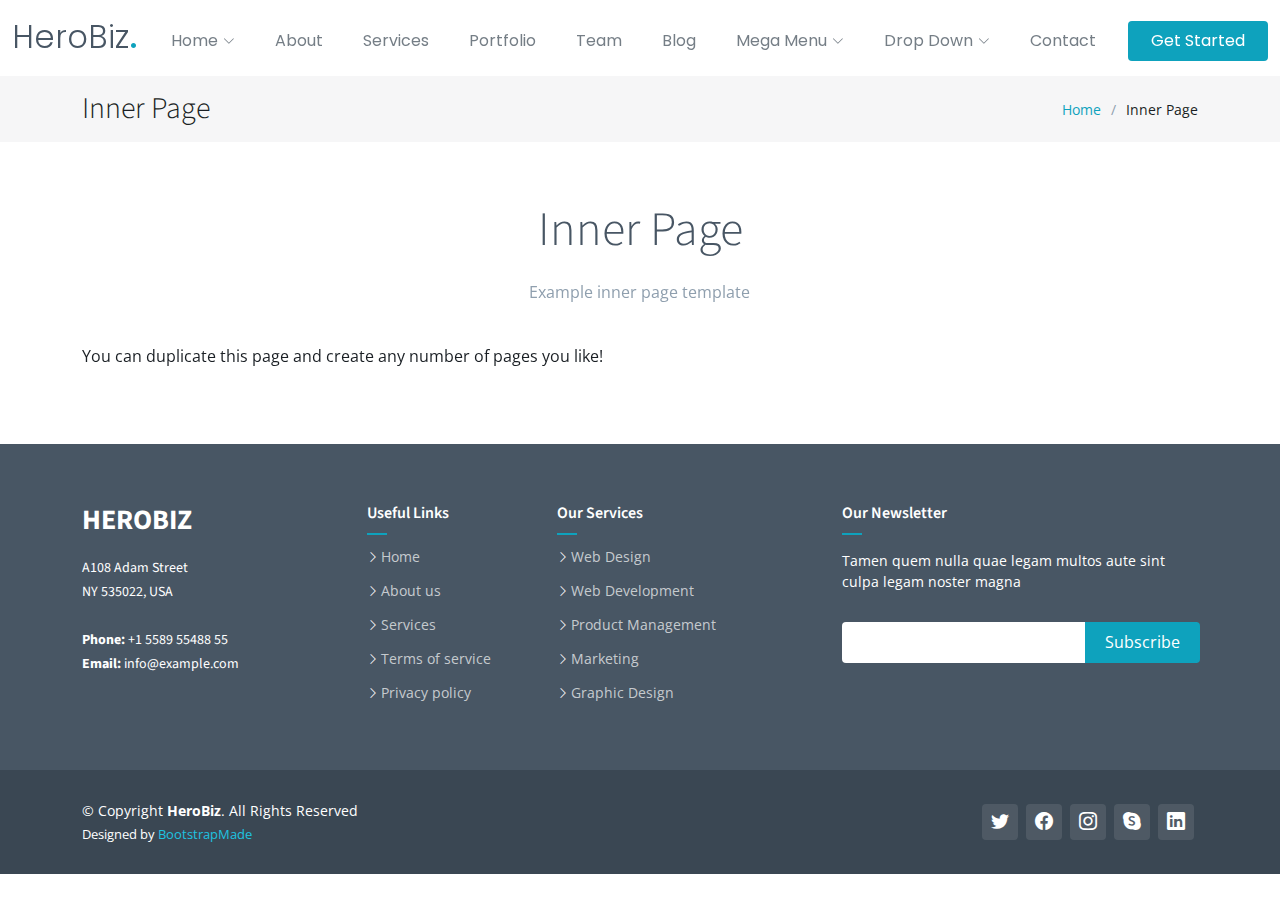
<file: inner-page.html>
<!DOCTYPE html>
<html lang="en">

<head>
  <meta charset="utf-8">
  <meta content="width=device-width, initial-scale=1.0" name="viewport">

  <title>Inner Page - HeroBiz Bootstrap Template</title>
  <meta content="" name="description">
  <meta content="" name="keywords">

  <!-- Favicons -->
  <link href="assets/img/favicon.png" rel="icon">
  <link href="assets/img/apple-touch-icon.png" rel="apple-touch-icon">

  <!-- Google Fonts -->
  <link rel="preconnect" href="https://fonts.googleapis.com">
  <link rel="preconnect" href="https://fonts.gstatic.com" crossorigin>
  <link href="https://fonts.googleapis.com/css2?family=Open+Sans:ital,wght@0,300;0,400;0,500;0,600;0,700;1,300;1,400;1,500;1,600;1,700&family=Poppins:ital,wght@0,300;0,400;0,500;0,600;0,700;1,300;1,400;1,500;1,600;1,700&family=Source+Sans+Pro:ital,wght@0,300;0,400;0,600;0,700;1,300;1,400;1,600;1,700&display=swap" rel="stylesheet">

  <!-- Vendor CSS Files -->
  <link href="assets/vendor/bootstrap/css/bootstrap.min.css" rel="stylesheet">
  <link href="assets/vendor/bootstrap-icons/bootstrap-icons.css" rel="stylesheet">
  <link href="assets/vendor/aos/aos.css" rel="stylesheet">
  <link href="assets/vendor/glightbox/css/glightbox.min.css" rel="stylesheet">
  <link href="assets/vendor/swiper/swiper-bundle.min.css" rel="stylesheet">

  <!-- Variables CSS Files. Uncomment your preferred color scheme -->
  <link href="assets/css/variables.css" rel="stylesheet">
  <!-- <link href="assets/css/variables-blue.css" rel="stylesheet"> -->
  <!-- <link href="assets/css/variables-green.css" rel="stylesheet"> -->
  <!-- <link href="assets/css/variables-orange.css" rel="stylesheet"> -->
  <!-- <link href="assets/css/variables-purple.css" rel="stylesheet"> -->
  <!-- <link href="assets/css/variables-red.css" rel="stylesheet"> -->
  <!-- <link href="assets/css/variables-pink.css" rel="stylesheet"> -->

  <!-- Template Main CSS File -->
  <link href="assets/css/main.css" rel="stylesheet">

  <!-- =======================================================
  * Template Name: HeroBiz - v2.3.1
  * Template URL: https://bootstrapmade.com/herobiz-bootstrap-business-template/
  * Author: BootstrapMade.com
  * License: https://bootstrapmade.com/license/
  ======================================================== -->
</head>

<body>

  <!-- ======= Header ======= -->
  <header id="header" class="header fixed-top" data-scrollto-offset="0">
    <div class="container-fluid d-flex align-items-center justify-content-between">

      <a href="index.html" class="logo d-flex align-items-center scrollto me-auto me-lg-0">
        <!-- Uncomment the line below if you also wish to use an image logo -->
        <!-- <img src="assets/img/logo.png" alt=""> -->
        <h1>HeroBiz<span>.</span></h1>
      </a>

      <nav id="navbar" class="navbar">
        <ul>

          <li class="dropdown"><a href="#"><span>Home</span> <i class="bi bi-chevron-down dropdown-indicator"></i></a>
            <ul>
              <li><a href="index.html">Home 1 - index.html</a></li>
              <li><a href="index-2.html">Home 2 - index-2.html</a></li>
              <li><a href="index-3.html">Home 3 - index-3.html</a></li>
              <li><a href="index-4.html">Home 4 - index-4.html</a></li>
            </ul>
          </li>

          <li><a class="nav-link scrollto" href="index.html#about">About</a></li>
          <li><a class="nav-link scrollto" href="index.html#services">Services</a></li>
          <li><a class="nav-link scrollto" href="index.html#portfolio">Portfolio</a></li>
          <li><a class="nav-link scrollto" href="index.html#team">Team</a></li>
          <li><a href="blog.html">Blog</a></li>
          <li class="dropdown megamenu"><a href="#"><span>Mega Menu</span> <i class="bi bi-chevron-down dropdown-indicator"></i></a>
            <ul>
              <li>
                <a href="#">Column 1 link 1</a>
                <a href="#">Column 1 link 2</a>
                <a href="#">Column 1 link 3</a>
              </li>
              <li>
                <a href="#">Column 2 link 1</a>
                <a href="#">Column 2 link 2</a>
                <a href="#">Column 3 link 3</a>
              </li>
              <li>
                <a href="#">Column 3 link 1</a>
                <a href="#">Column 3 link 2</a>
                <a href="#">Column 3 link 3</a>
              </li>
              <li>
                <a href="#">Column 4 link 1</a>
                <a href="#">Column 4 link 2</a>
                <a href="#">Column 4 link 3</a>
              </li>
            </ul>
          </li>
          <li class="dropdown"><a href="#"><span>Drop Down</span> <i class="bi bi-chevron-down dropdown-indicator"></i></a>
            <ul>
              <li><a href="#">Drop Down 1</a></li>
              <li class="dropdown"><a href="#"><span>Deep Drop Down</span> <i class="bi bi-chevron-down dropdown-indicator"></i></a>
                <ul>
                  <li><a href="#">Deep Drop Down 1</a></li>
                  <li><a href="#">Deep Drop Down 2</a></li>
                  <li><a href="#">Deep Drop Down 3</a></li>
                  <li><a href="#">Deep Drop Down 4</a></li>
                  <li><a href="#">Deep Drop Down 5</a></li>
                </ul>
              </li>
              <li><a href="#">Drop Down 2</a></li>
              <li><a href="#">Drop Down 3</a></li>
              <li><a href="#">Drop Down 4</a></li>
            </ul>
          </li>
          <li><a class="nav-link scrollto" href="index.html#contact">Contact</a></li>
        </ul>
        <i class="bi bi-list mobile-nav-toggle d-none"></i>
      </nav><!-- .navbar -->

      <a class="btn-getstarted scrollto" href="index.html#about">Get Started</a>

    </div>
  </header><!-- End Header -->

  <main id="main">

    <!-- ======= Breadcrumbs ======= -->
    <div class="breadcrumbs">
      <div class="container">

        <div class="d-flex justify-content-between align-items-center">
          <h2>Inner Page</h2>
          <ol>
            <li><a href="index.html">Home</a></li>
            <li>Inner Page</li>
          </ol>
        </div>

      </div>
    </div><!-- End Breadcrumbs -->

    <!-- ======= Blog Section ======= -->
    <section class="inner-page">
      <div class="container" data-aos="fade-up">

        <div class="section-header">
          <h2>Inner Page</h2>
          <p>Example inner page template</p>
        </div>

        <p>
          You can duplicate this page and create any number of pages you like!
        </p>

      </div>
    </section><!-- End Inner Page -->

  </main><!-- End #main -->

  <!-- ======= Footer ======= -->
  <footer id="footer" class="footer">

    <div class="footer-content">
      <div class="container">
        <div class="row">

          <div class="col-lg-3 col-md-6">
            <div class="footer-info">
              <h3>HeroBiz</h3>
              <p>
                A108 Adam Street <br>
                NY 535022, USA<br><br>
                <strong>Phone:</strong> +1 5589 55488 55<br>
                <strong>Email:</strong> info@example.com<br>
              </p>
            </div>
          </div>

          <div class="col-lg-2 col-md-6 footer-links">
            <h4>Useful Links</h4>
            <ul>
              <li><i class="bi bi-chevron-right"></i> <a href="#">Home</a></li>
              <li><i class="bi bi-chevron-right"></i> <a href="#">About us</a></li>
              <li><i class="bi bi-chevron-right"></i> <a href="#">Services</a></li>
              <li><i class="bi bi-chevron-right"></i> <a href="#">Terms of service</a></li>
              <li><i class="bi bi-chevron-right"></i> <a href="#">Privacy policy</a></li>
            </ul>
          </div>

          <div class="col-lg-3 col-md-6 footer-links">
            <h4>Our Services</h4>
            <ul>
              <li><i class="bi bi-chevron-right"></i> <a href="#">Web Design</a></li>
              <li><i class="bi bi-chevron-right"></i> <a href="#">Web Development</a></li>
              <li><i class="bi bi-chevron-right"></i> <a href="#">Product Management</a></li>
              <li><i class="bi bi-chevron-right"></i> <a href="#">Marketing</a></li>
              <li><i class="bi bi-chevron-right"></i> <a href="#">Graphic Design</a></li>
            </ul>
          </div>

          <div class="col-lg-4 col-md-6 footer-newsletter">
            <h4>Our Newsletter</h4>
            <p>Tamen quem nulla quae legam multos aute sint culpa legam noster magna</p>
            <form action="" method="post">
              <input type="email" name="email"><input type="submit" value="Subscribe">
            </form>

          </div>

        </div>
      </div>
    </div>

    <div class="footer-legal text-center">
      <div class="container d-flex flex-column flex-lg-row justify-content-center justify-content-lg-between align-items-center">

        <div class="d-flex flex-column align-items-center align-items-lg-start">
          <div class="copyright">
            &copy; Copyright <strong><span>HeroBiz</span></strong>. All Rights Reserved
          </div>
          <div class="credits">
            <!-- All the links in the footer should remain intact. -->
            <!-- You can delete the links only if you purchased the pro version. -->
            <!-- Licensing information: https://bootstrapmade.com/license/ -->
            <!-- Purchase the pro version with working PHP/AJAX contact form: https://bootstrapmade.com/herobiz-bootstrap-business-template/ -->
            Designed by <a href="https://bootstrapmade.com/">BootstrapMade</a>
          </div>
        </div>

        <div class="social-links order-first order-lg-last mb-3 mb-lg-0">
          <a href="#" class="twitter"><i class="bi bi-twitter"></i></a>
          <a href="#" class="facebook"><i class="bi bi-facebook"></i></a>
          <a href="#" class="instagram"><i class="bi bi-instagram"></i></a>
          <a href="#" class="google-plus"><i class="bi bi-skype"></i></a>
          <a href="#" class="linkedin"><i class="bi bi-linkedin"></i></a>
        </div>

      </div>
    </div>

  </footer><!-- End Footer -->

  <a href="#" class="scroll-top d-flex align-items-center justify-content-center"><i class="bi bi-arrow-up-short"></i></a>

  <div id="preloader"></div>

  <!-- Vendor JS Files -->
  <script src="assets/vendor/bootstrap/js/bootstrap.bundle.min.js"></script>
  <script src="assets/vendor/aos/aos.js"></script>
  <script src="assets/vendor/glightbox/js/glightbox.min.js"></script>
  <script src="assets/vendor/isotope-layout/isotope.pkgd.min.js"></script>
  <script src="assets/vendor/swiper/swiper-bundle.min.js"></script>
  <script src="assets/vendor/php-email-form/validate.js"></script>

  <!-- Template Main JS File -->
  <script src="assets/js/main.js"></script>

</body>

</html>
</file>
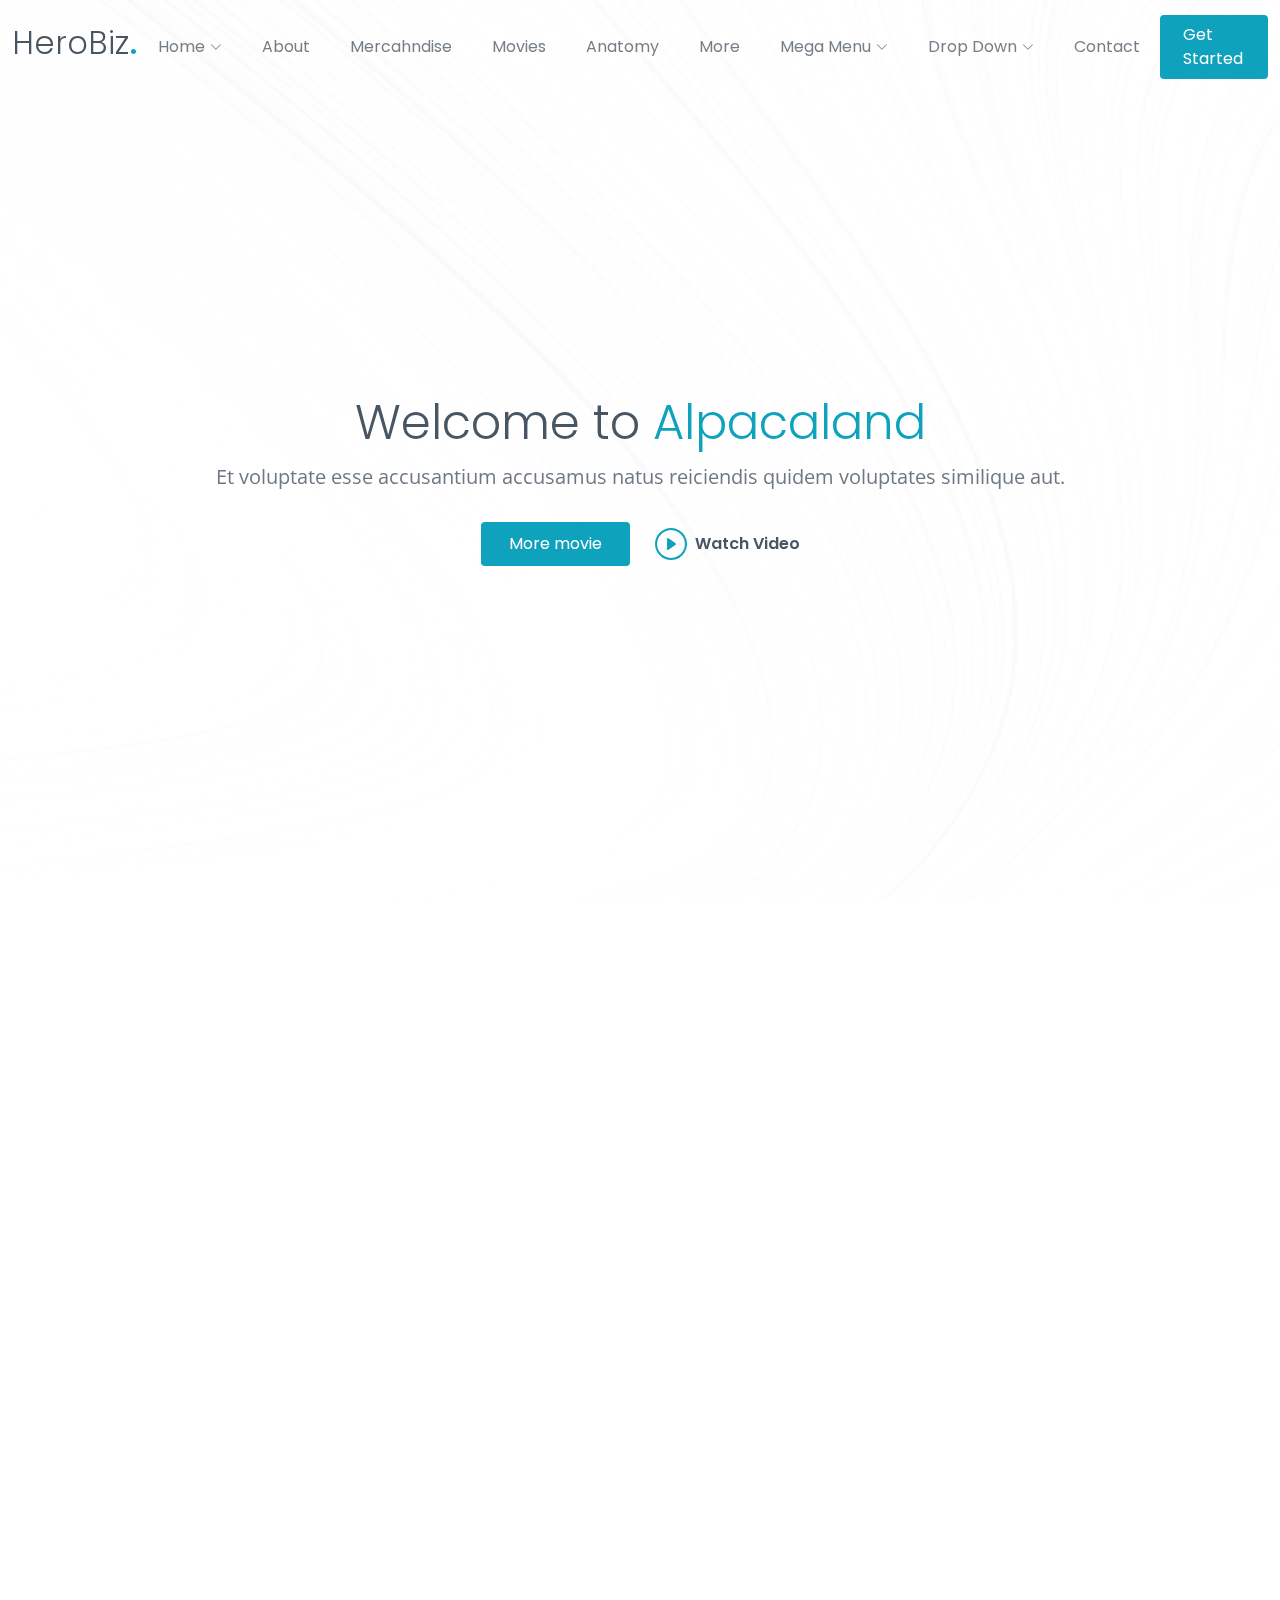
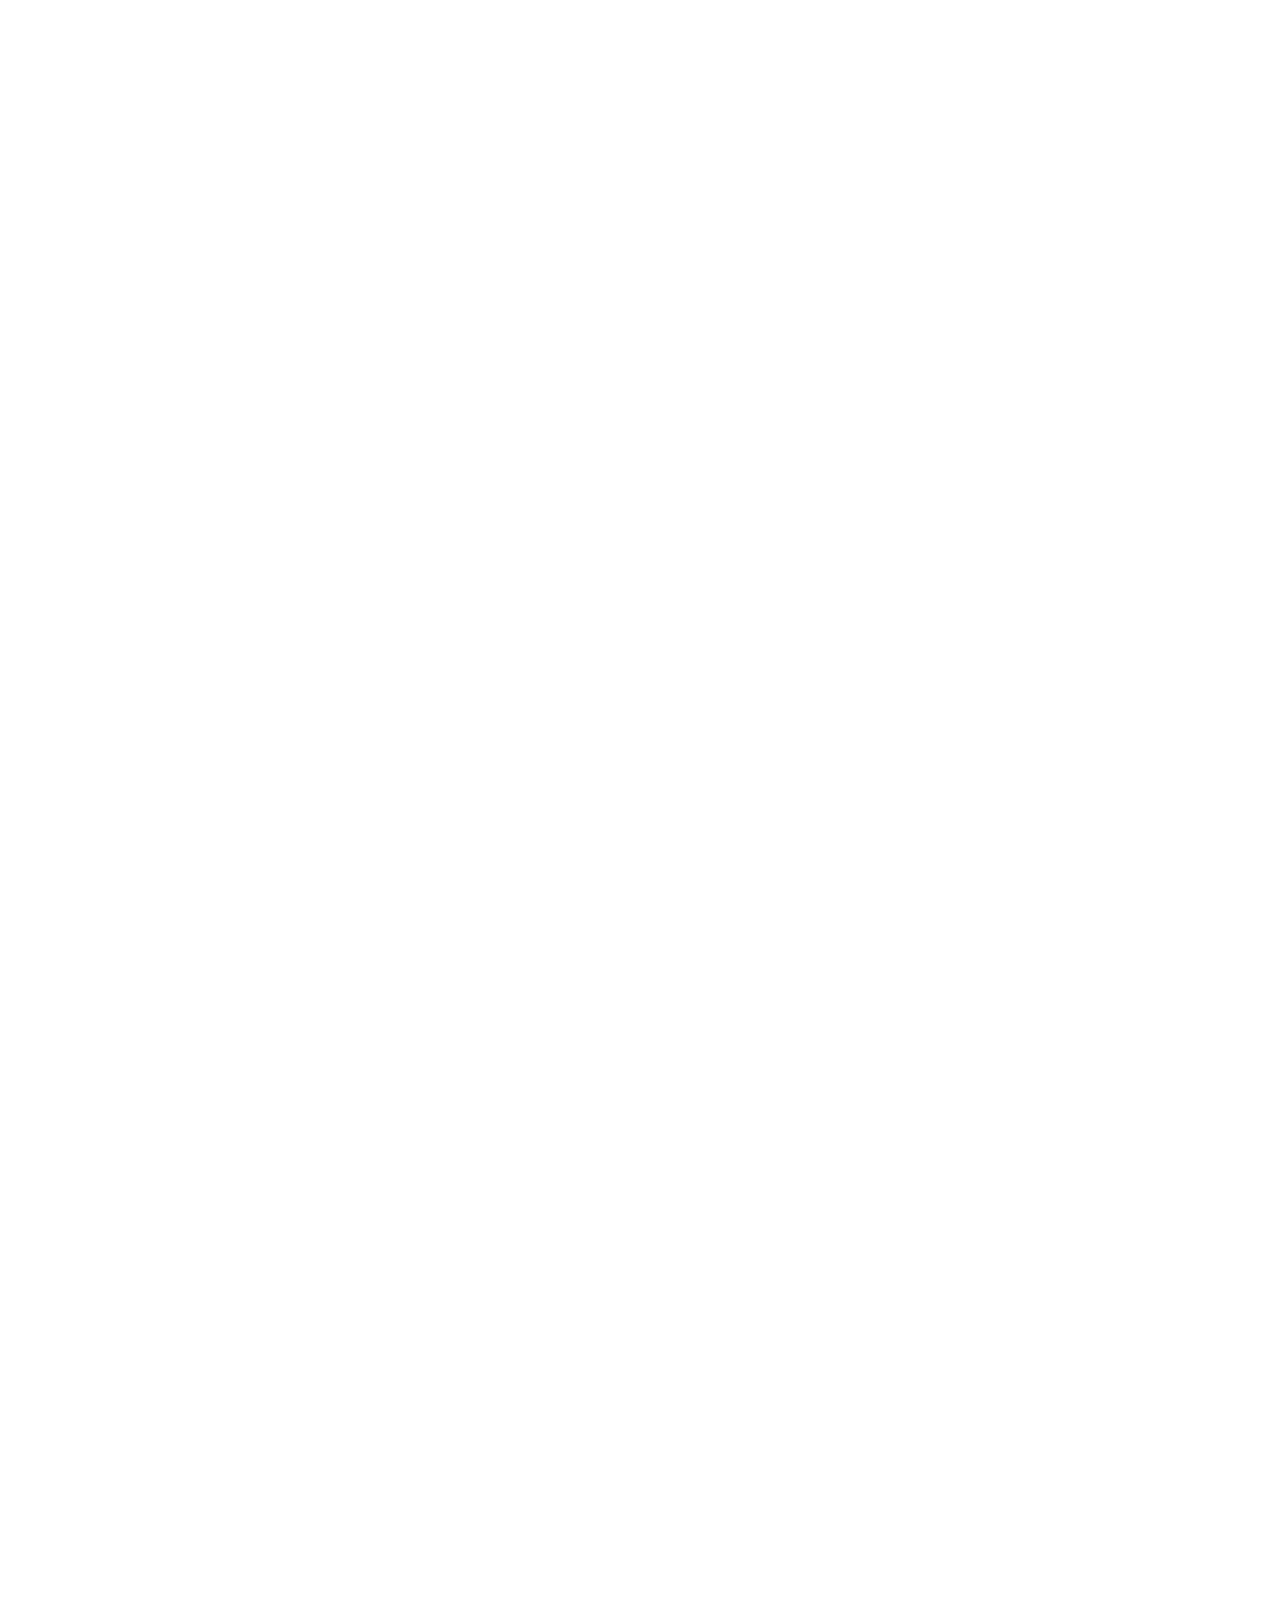
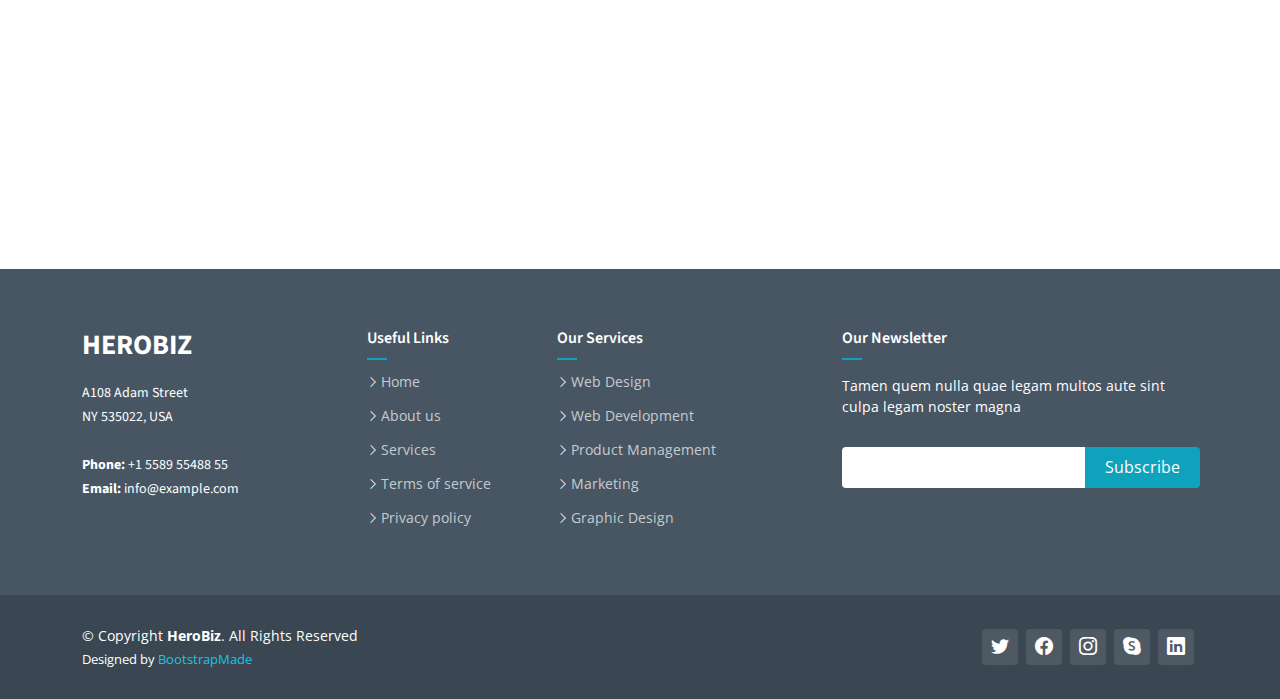
<file: movie.html>
<!DOCTYPE html>
<html lang="en">

<head>
  <meta charset="utf-8">
  <meta content="width=device-width, initial-scale=1.0" name="viewport">

  <title>HeroBiz Bootstrap Template - Home 3</title>
  <meta content="" name="description">
  <meta content="" name="keywords">

  <!-- Favicons -->
  <link href="assets/img/logo-alpaca.png" rel="icon">
  <link href="assets/img/apple-touch-icon.png" rel="apple-touch-icon">

  <!-- Google Fonts -->
  <link rel="preconnect" href="https://fonts.googleapis.com">
  <link rel="preconnect" href="https://fonts.gstatic.com" crossorigin>
  <link href="https://fonts.googleapis.com/css2?family=Open+Sans:ital,wght@0,300;0,400;0,500;0,600;0,700;1,300;1,400;1,500;1,600;1,700&family=Poppins:ital,wght@0,300;0,400;0,500;0,600;0,700;1,300;1,400;1,500;1,600;1,700&family=Source+Sans+Pro:ital,wght@0,300;0,400;0,600;0,700;1,300;1,400;1,600;1,700&display=swap" rel="stylesheet">

  <!-- Vendor CSS Files -->
  <link href="assets/vendor/bootstrap/css/bootstrap.min.css" rel="stylesheet">
  <link href="assets/vendor/bootstrap-icons/bootstrap-icons.css" rel="stylesheet">
  <link href="assets/vendor/aos/aos.css" rel="stylesheet">
  <link href="assets/vendor/glightbox/css/glightbox.min.css" rel="stylesheet">
  <link href="assets/vendor/swiper/swiper-bundle.min.css" rel="stylesheet">

  <!-- Variables CSS Files. Uncomment your preferred color scheme -->
  <link href="assets/css/variables.css" rel="stylesheet">
  <!-- <link href="assets/css/variables-blue.css" rel="stylesheet"> -->
  <!-- <link href="assets/css/variables-green.css" rel="stylesheet"> -->
  <!-- <link href="assets/css/variables-orange.css" rel="stylesheet"> -->
  <!-- <link href="assets/css/variables-purple.css" rel="stylesheet"> -->
  <!-- <link href="assets/css/variables-red.css" rel="stylesheet"> -->
  <!-- <link href="assets/css/variables-pink.css" rel="stylesheet"> -->

  <!-- Template Main CSS File -->
  <link href="assets/css/main.css" rel="stylesheet">

  <!-- =======================================================
  * Template Name: HeroBiz - v2.3.1
  * Template URL: https://bootstrapmade.com/herobiz-bootstrap-business-template/
  * Author: BootstrapMade.com
  * License: https://bootstrapmade.com/license/
  ======================================================== -->
</head>

<body>

  <!-- ======= Header ======= -->
  <header id="header" class="header fixed-top" data-scrollto-offset="0">
    <div class="container-fluid d-flex align-items-center justify-content-between">

      <a href="index.html" class="logo d-flex align-items-center scrollto me-auto me-lg-0">
        <!-- Uncomment the line below if you also wish to use an image logo -->
        <!-- <img src="assets/img/logo.png" alt=""> -->
        <h1>HeroBiz<span>.</span></h1>
      </a>

      <nav id="navbar" class="navbar">
        <ul>

          <li class="dropdown"><a href="#"><span>Home</span> <i class="bi bi-chevron-down dropdown-indicator"></i></a>
            <ul>
              <li><a href="index.html">Home 1 - index.html</a></li>
              <li><a href="index-2.html">Home 2 - index-2.html</a></li>
              <li><a href="index-3.html" class="active">Home 3 - index-3.html</a></li>
              <li><a href="index-4.html">Home 4 - index-4.html</a></li>
            </ul>
          </li>

          <li><a class="nav-link scrollto" href="index.html#about">About</a></li>
          <li><a class="nav-link scrollto" href="index.html#services">Mercahndise</a></li>
          <li><a href="movie.html">Movies</a></li>
          <li><a class="nav-link scrollto" href="index.html#team">Anatomy</a></li>
          <li><a href="blog.html">More</a></li>
          <li class="dropdown megamenu"><a href="#"><span>Mega Menu</span> <i class="bi bi-chevron-down dropdown-indicator"></i></a>
            <ul>
              <li>
                <a href="#">Column 1 link 1</a>
                <a href="#">Column 1 link 2</a>
                <a href="#">Column 1 link 3</a>
              </li>
              <li>
                <a href="#">Column 2 link 1</a>
                <a href="#">Column 2 link 2</a>
                <a href="#">Column 3 link 3</a>
              </li>
              <li>
                <a href="#">Column 3 link 1</a>
                <a href="#">Column 3 link 2</a>
                <a href="#">Column 3 link 3</a>
              </li>
              <li>
                <a href="#">Column 4 link 1</a>
                <a href="#">Column 4 link 2</a>
                <a href="#">Column 4 link 3</a>
              </li>
            </ul>
          </li>
          <li class="dropdown"><a href="#"><span>Drop Down</span> <i class="bi bi-chevron-down dropdown-indicator"></i></a>
            <ul>
              <li><a href="#">Drop Down 1</a></li>
              <li class="dropdown"><a href="#"><span>Deep Drop Down</span> <i class="bi bi-chevron-down dropdown-indicator"></i></a>
                <ul>
                  <li><a href="#">Deep Drop Down 1</a></li>
                  <li><a href="#">Deep Drop Down 2</a></li>
                  <li><a href="#">Deep Drop Down 3</a></li>
                  <li><a href="#">Deep Drop Down 4</a></li>
                  <li><a href="#">Deep Drop Down 5</a></li>
                </ul>
              </li>
              <li><a href="#">Drop Down 2</a></li>
              <li><a href="#">Drop Down 3</a></li>
              <li><a href="#">Drop Down 4</a></li>
            </ul>
          </li>
          <li><a class="nav-link scrollto" href="index.html#contact">Contact</a></li>
        </ul>
        <i class="bi bi-list mobile-nav-toggle d-none"></i>
      </nav><!-- .navbar -->

      <a class="btn-getstarted scrollto" href="index.html#about">Get Started</a>

    </div>
  </header><!-- End Header -->

  <section id="hero-fullscreen" class="hero-fullscreen d-flex align-items-center">
    <div class="container d-flex flex-column align-items-center position-relative" data-aos="zoom-out">
      <h2>Welcome to <span>Alpacaland</span></h2>
      <p>Et voluptate esse accusantium accusamus natus reiciendis quidem voluptates similique aut.</p>
      <div class="d-flex">
        <a href="#about" class="btn-get-started scrollto">More movie</a>
        <a href="https://www.youtube.com/watch?v=I45lu22AyJg" class="glightbox btn-watch-video d-flex align-items-center"><i class="bi bi-play-circle"></i><span>Watch Video</span></a>
      </div>
    </div>
  </section>

  <main id="main">

  
    <!-- ======= About Section ======= -->
    <section id="about" class="about">
      <div class="container" data-aos="fade-up">

        <div class="section-header">
          <h2>More movies</h2>
          <p>There are so many videos on this page u can see. Enjoy it</p>
        </div>

    <!-- ======= On Focus Section 1======= -->
    <section id="onfocus" class="onfocus">
      <div class="container-fluid p-0" data-aos="fade-up">

        <div class="row g-0">
          <div class="col-lg-6 video-play position-relative">
            <a href="https://youtu.be/W1OQwdS2k2A" class="glightbox play-btn"></a>
          </div>
          <div class="col-lg-6">
            <div class="content d-flex flex-column justify-content-center h-100">
              <h3>Shaun the Sheep: The Farmer's Llamas</h3>
              <p class="fst-italic">
                When the Farmer and Bitzer go to a Country Fair, Shaun steals away with them intent on causing mischief. Shaun spies an auction where he sees three exotic and very crafty Llamas going under the hammer. Instantly besotted by their fantastic pranks Shaun cleverly gets the unwitting Farmer to buy them. Back at Mossy Bottom Farm, Shaun is delighted with his prank and convinces the Flock that the Llamas are just what they need to spice up their lives. At first everything’s great fun, but soon their new Llama room-mates get a bit too comfortable in their new home. When things spiral out of control, Shaun is forced to take action to oust the intruders and save the farm.
              </p>
            </div>
          </div>
        </div>

      </div>
    </section><!-- End On Focus Section -->

    <p> </p>

    <!-- ======= On Focus Section 2======= -->
    <section id="onfocus" class="onfocus">
      <div class="container-fluid p-0" data-aos="fade-up">

        <div class="row g-0">
          <div class="col-lg-6">
            <div class="content d-flex flex-column justify-content-center h-100">
              <h3>Shaun the Sheep: The Farmer's Llamas</h3>
              <p class="fst-italic">
                When the Farmer and Bitzer go to a Country Fair, Shaun steals away with them intent on causing mischief. Shaun spies an auction where he sees three exotic and very crafty Llamas going under the hammer. Instantly besotted by their fantastic pranks Shaun cleverly gets the unwitting Farmer to buy them. Back at Mossy Bottom Farm, Shaun is delighted with his prank and convinces the Flock that the Llamas are just what they need to spice up their lives. At first everything’s great fun, but soon their new Llama room-mates get a bit too comfortable in their new home. When things spiral out of control, Shaun is forced to take action to oust the intruders and save the farm.
              </p>
            </div>
          </div>
          <div class="col-lg-6 video-play position-relative">
            <a href="https://www.youtube.com/watch?v=4rmONQjZVC4" class="glightbox play-btn"></a>
          </div>
        </div>

      </div>
    </section><!-- End On Focus Section -->

    <!-- ======= On Focus Section 3======= -->
    <section id="onfocus" class="onfocus">
      <div class="container-fluid p-0" data-aos="fade-up">

        <div class="row g-0">
          <div class="col-lg-6 video-play position-relative">
            <a href="https://youtu.be/W1OQwdS2k2A" class="glightbox play-btn"></a>
          </div>
          <div class="col-lg-6">
            <div class="content d-flex flex-column justify-content-center h-100">
              <h3>Shaun the Sheep: The Farmer's Llamas</h3>
              <p class="fst-italic">
                When the Farmer and Bitzer go to a Country Fair, Shaun steals away with them intent on causing mischief. Shaun spies an auction where he sees three exotic and very crafty Llamas going under the hammer. Instantly besotted by their fantastic pranks Shaun cleverly gets the unwitting Farmer to buy them. Back at Mossy Bottom Farm, Shaun is delighted with his prank and convinces the Flock that the Llamas are just what they need to spice up their lives. At first everything’s great fun, but soon their new Llama room-mates get a bit too comfortable in their new home. When things spiral out of control, Shaun is forced to take action to oust the intruders and save the farm.
              </p>
            </div>
          </div>
        </div>

      </div>
    </section><!-- End On Focus Section -->

    <p> </p>

    <!-- ======= On Focus Section 4======= -->
    <section id="onfocus" class="onfocus">
      <div class="container-fluid p-0" data-aos="fade-up">

        <div class="row g-0">
          <div class="col-lg-6">
            <div class="content d-flex flex-column justify-content-center h-100">
              <h3>Shaun the Sheep: The Farmer's Llamas</h3>
              <p class="fst-italic">
                When the Farmer and Bitzer go to a Country Fair, Shaun steals away with them intent on causing mischief. Shaun spies an auction where he sees three exotic and very crafty Llamas going under the hammer. Instantly besotted by their fantastic pranks Shaun cleverly gets the unwitting Farmer to buy them. Back at Mossy Bottom Farm, Shaun is delighted with his prank and convinces the Flock that the Llamas are just what they need to spice up their lives. At first everything’s great fun, but soon their new Llama room-mates get a bit too comfortable in their new home. When things spiral out of control, Shaun is forced to take action to oust the intruders and save the farm.
              </p>
            </div>
          </div>
          <div class="col-lg-6 video-play position-relative">
            <a href="https://youtu.be/W1OQwdS2k2A" class="glightbox play-btn"></a>
          </div>
        </div>

      </div>
    </section><!-- End On Focus Section -->

  </main><!-- End #main -->

  <!-- ======= Footer ======= -->
  <footer id="footer" class="footer">

    <div class="footer-content">
      <div class="container">
        <div class="row">

          <div class="col-lg-3 col-md-6">
            <div class="footer-info">
              <h3>HeroBiz</h3>
              <p>
                A108 Adam Street <br>
                NY 535022, USA<br><br>
                <strong>Phone:</strong> +1 5589 55488 55<br>
                <strong>Email:</strong> info@example.com<br>
              </p>
            </div>
          </div>

          <div class="col-lg-2 col-md-6 footer-links">
            <h4>Useful Links</h4>
            <ul>
              <li><i class="bi bi-chevron-right"></i> <a href="#">Home</a></li>
              <li><i class="bi bi-chevron-right"></i> <a href="#">About us</a></li>
              <li><i class="bi bi-chevron-right"></i> <a href="#">Services</a></li>
              <li><i class="bi bi-chevron-right"></i> <a href="#">Terms of service</a></li>
              <li><i class="bi bi-chevron-right"></i> <a href="#">Privacy policy</a></li>
            </ul>
          </div>

          <div class="col-lg-3 col-md-6 footer-links">
            <h4>Our Services</h4>
            <ul>
              <li><i class="bi bi-chevron-right"></i> <a href="#">Web Design</a></li>
              <li><i class="bi bi-chevron-right"></i> <a href="#">Web Development</a></li>
              <li><i class="bi bi-chevron-right"></i> <a href="#">Product Management</a></li>
              <li><i class="bi bi-chevron-right"></i> <a href="#">Marketing</a></li>
              <li><i class="bi bi-chevron-right"></i> <a href="#">Graphic Design</a></li>
            </ul>
          </div>

          <div class="col-lg-4 col-md-6 footer-newsletter">
            <h4>Our Newsletter</h4>
            <p>Tamen quem nulla quae legam multos aute sint culpa legam noster magna</p>
            <form action="" method="post">
              <input type="email" name="email"><input type="submit" value="Subscribe">
            </form>

          </div>

        </div>
      </div>
    </div>

    <div class="footer-legal text-center">
      <div class="container d-flex flex-column flex-lg-row justify-content-center justify-content-lg-between align-items-center">

        <div class="d-flex flex-column align-items-center align-items-lg-start">
          <div class="copyright">
            &copy; Copyright <strong><span>HeroBiz</span></strong>. All Rights Reserved
          </div>
          <div class="credits">
            <!-- All the links in the footer should remain intact. -->
            <!-- You can delete the links only if you purchased the pro version. -->
            <!-- Licensing information: https://bootstrapmade.com/license/ -->
            <!-- Purchase the pro version with working PHP/AJAX contact form: https://bootstrapmade.com/herobiz-bootstrap-business-template/ -->
            Designed by <a href="https://bootstrapmade.com/">BootstrapMade</a>
          </div>
        </div>

        <div class="social-links order-first order-lg-last mb-3 mb-lg-0">
          <a href="#" class="twitter"><i class="bi bi-twitter"></i></a>
          <a href="#" class="facebook"><i class="bi bi-facebook"></i></a>
          <a href="#" class="instagram"><i class="bi bi-instagram"></i></a>
          <a href="#" class="google-plus"><i class="bi bi-skype"></i></a>
          <a href="#" class="linkedin"><i class="bi bi-linkedin"></i></a>
        </div>

      </div>
    </div>

  </footer><!-- End Footer -->

  <a href="#" class="scroll-top d-flex align-items-center justify-content-center"><i class="bi bi-arrow-up-short"></i></a>

  <div id="preloader"></div>

  <!-- Vendor JS Files -->
  <script src="assets/vendor/bootstrap/js/bootstrap.bundle.min.js"></script>
  <script src="assets/vendor/aos/aos.js"></script>
  <script src="assets/vendor/glightbox/js/glightbox.min.js"></script>
  <script src="assets/vendor/isotope-layout/isotope.pkgd.min.js"></script>
  <script src="assets/vendor/swiper/swiper-bundle.min.js"></script>
  <script src="assets/vendor/php-email-form/validate.js"></script>

  <!-- Template Main JS File -->
  <script src="assets/js/main.js"></script>

</body>

</html>
</file>
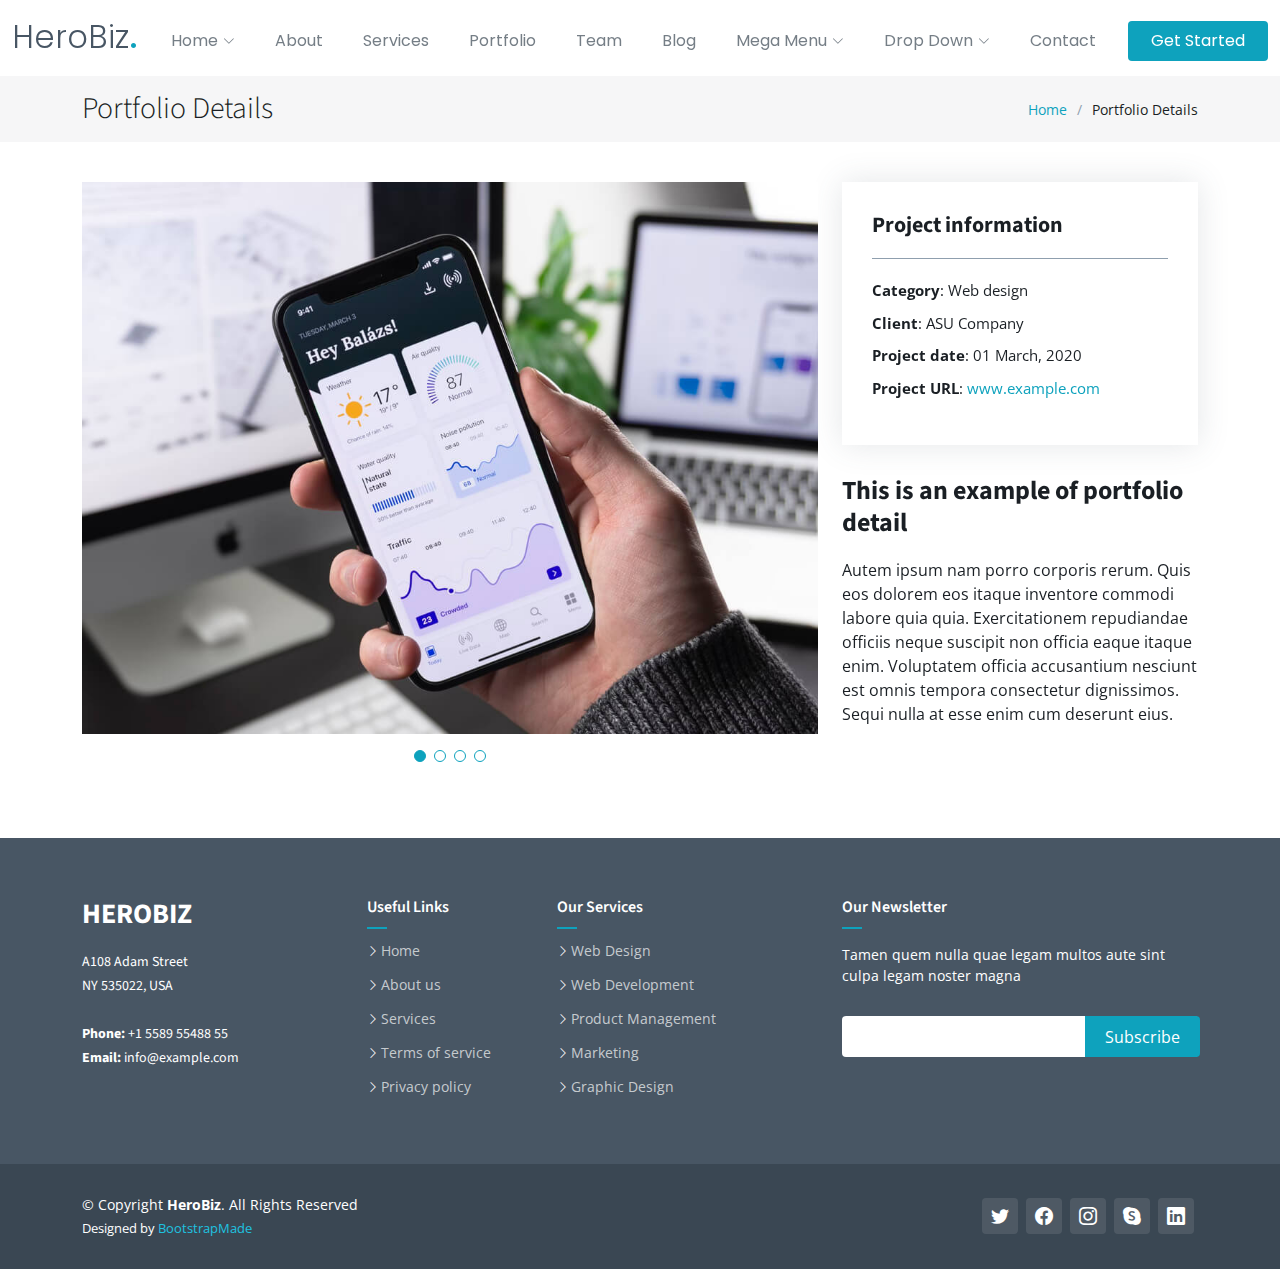
<file: portfolio-details.html>
<!DOCTYPE html>
<html lang="en">

<head>
  <meta charset="utf-8">
  <meta content="width=device-width, initial-scale=1.0" name="viewport">

  <title>Portfolio Details - HeroBiz Bootstrap Template</title>
  <meta content="" name="description">
  <meta content="" name="keywords">

  <!-- Favicons -->
  <link href="assets/img/favicon.png" rel="icon">
  <link href="assets/img/apple-touch-icon.png" rel="apple-touch-icon">

  <!-- Google Fonts -->
  <link rel="preconnect" href="https://fonts.googleapis.com">
  <link rel="preconnect" href="https://fonts.gstatic.com" crossorigin>
  <link href="https://fonts.googleapis.com/css2?family=Open+Sans:ital,wght@0,300;0,400;0,500;0,600;0,700;1,300;1,400;1,500;1,600;1,700&family=Poppins:ital,wght@0,300;0,400;0,500;0,600;0,700;1,300;1,400;1,500;1,600;1,700&family=Source+Sans+Pro:ital,wght@0,300;0,400;0,600;0,700;1,300;1,400;1,600;1,700&display=swap" rel="stylesheet">

  <!-- Vendor CSS Files -->
  <link href="assets/vendor/bootstrap/css/bootstrap.min.css" rel="stylesheet">
  <link href="assets/vendor/bootstrap-icons/bootstrap-icons.css" rel="stylesheet">
  <link href="assets/vendor/aos/aos.css" rel="stylesheet">
  <link href="assets/vendor/glightbox/css/glightbox.min.css" rel="stylesheet">
  <link href="assets/vendor/swiper/swiper-bundle.min.css" rel="stylesheet">

  <!-- Variables CSS Files. Uncomment your preferred color scheme -->
  <link href="assets/css/variables.css" rel="stylesheet">
  <!-- <link href="assets/css/variables-blue.css" rel="stylesheet"> -->
  <!-- <link href="assets/css/variables-green.css" rel="stylesheet"> -->
  <!-- <link href="assets/css/variables-orange.css" rel="stylesheet"> -->
  <!-- <link href="assets/css/variables-purple.css" rel="stylesheet"> -->
  <!-- <link href="assets/css/variables-red.css" rel="stylesheet"> -->
  <!-- <link href="assets/css/variables-pink.css" rel="stylesheet"> -->

  <!-- Template Main CSS File -->
  <link href="assets/css/main.css" rel="stylesheet">

  <!-- =======================================================
  * Template Name: HeroBiz - v2.3.1
  * Template URL: https://bootstrapmade.com/herobiz-bootstrap-business-template/
  * Author: BootstrapMade.com
  * License: https://bootstrapmade.com/license/
  ======================================================== -->
</head>

<body>

  <!-- ======= Header ======= -->
  <header id="header" class="header fixed-top" data-scrollto-offset="0">
    <div class="container-fluid d-flex align-items-center justify-content-between">

      <a href="index.html" class="logo d-flex align-items-center scrollto me-auto me-lg-0">
        <!-- Uncomment the line below if you also wish to use an image logo -->
        <!-- <img src="assets/img/logo.png" alt=""> -->
        <h1>HeroBiz<span>.</span></h1>
      </a>

      <nav id="navbar" class="navbar">
        <ul>

          <li class="dropdown"><a href="#"><span>Home</span> <i class="bi bi-chevron-down dropdown-indicator"></i></a>
            <ul>
              <li><a href="index.html">Home 1 - index.html</a></li>
              <li><a href="index-2.html">Home 2 - index-2.html</a></li>
              <li><a href="index-3.html">Home 3 - index-3.html</a></li>
              <li><a href="index-4.html">Home 4 - index-4.html</a></li>
            </ul>
          </li>

          <li><a class="nav-link scrollto" href="index.html#about">About</a></li>
          <li><a class="nav-link scrollto" href="index.html#services">Services</a></li>
          <li><a class="nav-link scrollto" href="index.html#portfolio">Portfolio</a></li>
          <li><a class="nav-link scrollto" href="index.html#team">Team</a></li>
          <li><a href="blog.html">Blog</a></li>
          <li class="dropdown megamenu"><a href="#"><span>Mega Menu</span> <i class="bi bi-chevron-down dropdown-indicator"></i></a>
            <ul>
              <li>
                <a href="#">Column 1 link 1</a>
                <a href="#">Column 1 link 2</a>
                <a href="#">Column 1 link 3</a>
              </li>
              <li>
                <a href="#">Column 2 link 1</a>
                <a href="#">Column 2 link 2</a>
                <a href="#">Column 3 link 3</a>
              </li>
              <li>
                <a href="#">Column 3 link 1</a>
                <a href="#">Column 3 link 2</a>
                <a href="#">Column 3 link 3</a>
              </li>
              <li>
                <a href="#">Column 4 link 1</a>
                <a href="#">Column 4 link 2</a>
                <a href="#">Column 4 link 3</a>
              </li>
            </ul>
          </li>
          <li class="dropdown"><a href="#"><span>Drop Down</span> <i class="bi bi-chevron-down dropdown-indicator"></i></a>
            <ul>
              <li><a href="#">Drop Down 1</a></li>
              <li class="dropdown"><a href="#"><span>Deep Drop Down</span> <i class="bi bi-chevron-down dropdown-indicator"></i></a>
                <ul>
                  <li><a href="#">Deep Drop Down 1</a></li>
                  <li><a href="#">Deep Drop Down 2</a></li>
                  <li><a href="#">Deep Drop Down 3</a></li>
                  <li><a href="#">Deep Drop Down 4</a></li>
                  <li><a href="#">Deep Drop Down 5</a></li>
                </ul>
              </li>
              <li><a href="#">Drop Down 2</a></li>
              <li><a href="#">Drop Down 3</a></li>
              <li><a href="#">Drop Down 4</a></li>
            </ul>
          </li>
          <li><a class="nav-link scrollto" href="index.html#contact">Contact</a></li>
        </ul>
        <i class="bi bi-list mobile-nav-toggle d-none"></i>
      </nav><!-- .navbar -->

      <a class="btn-getstarted scrollto" href="index.html#about">Get Started</a>

    </div>
  </header><!-- End Header -->

  <main id="main">

    <!-- ======= Breadcrumbs ======= -->
    <div class="breadcrumbs">
      <div class="container">

        <div class="d-flex justify-content-between align-items-center">
          <h2>Portfolio Details</h2>
          <ol>
            <li><a href="index.html">Home</a></li>
            <li>Portfolio Details</li>
          </ol>
        </div>

      </div>
    </div><!-- End Breadcrumbs -->

    <!-- ======= Portfolio Details Section ======= -->
    <section id="portfolio-details" class="portfolio-details">
      <div class="container" data-aos="fade-up">

        <div class="row gy-4">

          <div class="col-lg-8">
            <div class="portfolio-details-slider swiper">
              <div class="swiper-wrapper align-items-center">

                <div class="swiper-slide">
                  <img src="assets/img/portfolio/app-1.jpg" alt="">
                </div>

                <div class="swiper-slide">
                  <img src="assets/img/portfolio/product-1.jpg" alt="">
                </div>

                <div class="swiper-slide">
                  <img src="assets/img/portfolio/branding-1.jpg" alt="">
                </div>

                <div class="swiper-slide">
                  <img src="assets/img/portfolio/books-1.jpg" alt="">
                </div>

              </div>
              <div class="swiper-pagination"></div>
            </div>
          </div>

          <div class="col-lg-4">
            <div class="portfolio-info">
              <h3>Project information</h3>
              <ul>
                <li><strong>Category</strong>: Web design</li>
                <li><strong>Client</strong>: ASU Company</li>
                <li><strong>Project date</strong>: 01 March, 2020</li>
                <li><strong>Project URL</strong>: <a href="#">www.example.com</a></li>
              </ul>
            </div>
            <div class="portfolio-description">
              <h2>This is an example of portfolio detail</h2>
              <p>
                Autem ipsum nam porro corporis rerum. Quis eos dolorem eos itaque inventore commodi labore quia quia. Exercitationem repudiandae officiis neque suscipit non officia eaque itaque enim. Voluptatem officia accusantium nesciunt est omnis tempora consectetur dignissimos. Sequi nulla at esse enim cum deserunt eius.
              </p>
            </div>
          </div>

        </div>

      </div>
    </section><!-- End Portfolio Details Section -->

  </main><!-- End #main -->

  <!-- ======= Footer ======= -->
  <footer id="footer" class="footer">

    <div class="footer-content">
      <div class="container">
        <div class="row">

          <div class="col-lg-3 col-md-6">
            <div class="footer-info">
              <h3>HeroBiz</h3>
              <p>
                A108 Adam Street <br>
                NY 535022, USA<br><br>
                <strong>Phone:</strong> +1 5589 55488 55<br>
                <strong>Email:</strong> info@example.com<br>
              </p>
            </div>
          </div>

          <div class="col-lg-2 col-md-6 footer-links">
            <h4>Useful Links</h4>
            <ul>
              <li><i class="bi bi-chevron-right"></i> <a href="#">Home</a></li>
              <li><i class="bi bi-chevron-right"></i> <a href="#">About us</a></li>
              <li><i class="bi bi-chevron-right"></i> <a href="#">Services</a></li>
              <li><i class="bi bi-chevron-right"></i> <a href="#">Terms of service</a></li>
              <li><i class="bi bi-chevron-right"></i> <a href="#">Privacy policy</a></li>
            </ul>
          </div>

          <div class="col-lg-3 col-md-6 footer-links">
            <h4>Our Services</h4>
            <ul>
              <li><i class="bi bi-chevron-right"></i> <a href="#">Web Design</a></li>
              <li><i class="bi bi-chevron-right"></i> <a href="#">Web Development</a></li>
              <li><i class="bi bi-chevron-right"></i> <a href="#">Product Management</a></li>
              <li><i class="bi bi-chevron-right"></i> <a href="#">Marketing</a></li>
              <li><i class="bi bi-chevron-right"></i> <a href="#">Graphic Design</a></li>
            </ul>
          </div>

          <div class="col-lg-4 col-md-6 footer-newsletter">
            <h4>Our Newsletter</h4>
            <p>Tamen quem nulla quae legam multos aute sint culpa legam noster magna</p>
            <form action="" method="post">
              <input type="email" name="email"><input type="submit" value="Subscribe">
            </form>

          </div>

        </div>
      </div>
    </div>

    <div class="footer-legal text-center">
      <div class="container d-flex flex-column flex-lg-row justify-content-center justify-content-lg-between align-items-center">

        <div class="d-flex flex-column align-items-center align-items-lg-start">
          <div class="copyright">
            &copy; Copyright <strong><span>HeroBiz</span></strong>. All Rights Reserved
          </div>
          <div class="credits">
            <!-- All the links in the footer should remain intact. -->
            <!-- You can delete the links only if you purchased the pro version. -->
            <!-- Licensing information: https://bootstrapmade.com/license/ -->
            <!-- Purchase the pro version with working PHP/AJAX contact form: https://bootstrapmade.com/herobiz-bootstrap-business-template/ -->
            Designed by <a href="https://bootstrapmade.com/">BootstrapMade</a>
          </div>
        </div>

        <div class="social-links order-first order-lg-last mb-3 mb-lg-0">
          <a href="#" class="twitter"><i class="bi bi-twitter"></i></a>
          <a href="#" class="facebook"><i class="bi bi-facebook"></i></a>
          <a href="#" class="instagram"><i class="bi bi-instagram"></i></a>
          <a href="#" class="google-plus"><i class="bi bi-skype"></i></a>
          <a href="#" class="linkedin"><i class="bi bi-linkedin"></i></a>
        </div>

      </div>
    </div>

  </footer><!-- End Footer -->

  <a href="#" class="scroll-top d-flex align-items-center justify-content-center"><i class="bi bi-arrow-up-short"></i></a>

  <div id="preloader"></div>

  <!-- Vendor JS Files -->
  <script src="assets/vendor/bootstrap/js/bootstrap.bundle.min.js"></script>
  <script src="assets/vendor/aos/aos.js"></script>
  <script src="assets/vendor/glightbox/js/glightbox.min.js"></script>
  <script src="assets/vendor/isotope-layout/isotope.pkgd.min.js"></script>
  <script src="assets/vendor/swiper/swiper-bundle.min.js"></script>
  <script src="assets/vendor/php-email-form/validate.js"></script>

  <!-- Template Main JS File -->
  <script src="assets/js/main.js"></script>

</body>

</html>
</file>
<file: assets/css/variables.css>
/**
* Template Name: HeroBiz
* File: variables.css
* Description: Easily customize colors, typography, and other repetitive properties used in the template main stylesheet file main.css
* 
* Template URL: https://bootstrapmade.com/herobiz-bootstrap-business-template/
* Author: BootstrapMade.com
* License: https://bootstrapmade.com/license/
* 
* Contents:
* 1. HeroBiz template variables 
* 2. Override default Bootstrap variables
* 3. Set color and background class names
*
* Learn more about CSS variables at https://developer.mozilla.org/en-US/docs/Web/CSS/Using_CSS_custom_properties
*/

/*--------------------------------------------------------------
# 1. HeroBiz template variables 
--------------------------------------------------------------*/
:root {

  /* Fonts */
  --font-default: 'Open Sans', system-ui, -apple-system, "Segoe UI", Roboto, "Helvetica Neue", Arial, "Noto Sans", "Liberation Sans", sans-serif, "Apple Color Emoji", "Segoe UI Emoji", "Segoe UI Symbol", "Noto Color Emoji";
  --font-primary: 'Source Sans Pro', sans-serif;
  --font-secondary: 'Poppins', sans-serif;

  /* Colors */
  /* The *-rgb color names are simply the RGB converted value of the corresponding color for use in the rgba() function */

  /* Default text color */
  --color-default: #1a1f24;
  --color-default-rgb: 26, 31, 36;

  /* Defult links color */
  --color-links: #0ea2bd;
  --color-links-hover: #1ec3e0;

  /* Primay colors */
  --color-primary: #0ea2bd;
  --color-primary-light: #1ec3e0;
  --color-primary-dark: #0189a1;

  --color-primary-rgb: 14, 162, 189;
  --color-primary-light-rgb: 30, 195, 224;
  --color-primary-dark-rgb: 1, 137, 161;

  /* Secondary colors */
  --color-secondary: #485664;
  --color-secondary-light: #8f9fae;
  --color-secondary-dark: #3a4753;

  --color-secondary-rgb: 72, 86, 100;
  --color-secondary-light-rgb: 143, 159, 174;
  --color-secondary-dark-rgb: 58, 71, 83;

  /* General colors */
  --color-blue: #0d6efd;
  --color-blue-rgb: 13, 110, 253;

  --color-indigo: #6610f2;
  --color-indigo-rgb: 102, 16, 242;

  --color-purple: #6f42c1;
  --color-purple-rgb: 111, 66, 193;

  --color-pink: #f3268c;
  --color-pink-rgb: 243, 38, 140;

  --color-red: #df1529;
  --color-red-rgb: 223, 21, 4;

  --color-orange: #fd7e14;
  --color-orange-rgb: 253, 126, 20;

  --color-yellow: #ffc107;
  --color-yellow-rgb: 255, 193, 7;

  --color-green: #059652;
  --color-green-rgb: 5, 150, 82;

  --color-teal: #20c997;
  --color-teal-rgb: 32, 201, 151;

  --color-cyan: #0dcaf0;
  --color-cyan-rgb: 13, 202, 240;

  --color-white: #ffffff;
  --color-white-rgb: 255, 255, 255;

  --color-gray: #6c757d;
  --color-gray-rgb: 108, 117, 125;

  --color-black: #000000;
  --color-black-rgb: 0, 0, 0;
  
}

/*--------------------------------------------------------------
# 2. Override default Bootstrap variables
--------------------------------------------------------------*/
:root {

  --bs-blue: var(--color-blue);
  --bs-indigo: var(--color-indigo);
  --bs-purple: var(--color-purple);
  --bs-pink: var(--color-pink);
  --bs-red: var(--color-red);
  --bs-orange: var(--color-orange);
  --bs-yellow: var(--color-yellow);
  --bs-green: var(--color-green);
  --bs-teal: var(--color-teal);
  --bs-cyan: var(--color-cyan);
  --bs-white: var(--color-white);
  --bs-gray: var(--color-gray);
  --bs-gray-dark: #343a40;
  --bs-gray-100: #f8f9fa;
  --bs-gray-200: #e9ecef;
  --bs-gray-300: #dee2e6;
  --bs-gray-400: #ced4da;
  --bs-gray-500: #adb5bd;
  --bs-gray-600: #6c757d;
  --bs-gray-700: #495057;
  --bs-gray-800: #343a40;
  --bs-gray-900: #212529;
  --bs-primary: var(--color-blue);
  --bs-secondary: var(--color-blue);
  --bs-success: #198754;
  --bs-info: #0dcaf0;
  --bs-warning: #ffc107;
  --bs-danger: #dc3545;
  --bs-light: #f8f9fa;
  --bs-dark: #212529;
  --bs-primary-rgb: var(--color-primary-rgb);
  --bs-secondary-rgb: var(--color-secondary-rgb);
  --bs-success-rgb: 25, 135, 84;
  --bs-info-rgb: 13, 202, 240;
  --bs-warning-rgb: 255, 193, 7;
  --bs-danger-rgb: 220, 53, 69;
  --bs-light-rgb: 248, 249, 250;
  --bs-dark-rgb: 33, 37, 41;
  --bs-white-rgb: var(--color-white-rgb);
  --bs-black-rgb: var(--color-black-rgb);
  --bs-body-color-rgb: var(--color-default-rgb);
  --bs-body-bg-rgb: 255, 255, 255;
  --bs-font-sans-serif: var(--font-default);
  --bs-font-monospace: SFMono-Regular, Menlo, Monaco, Consolas, "Liberation Mono", "Courier New", monospace;
  --bs-gradient: linear-gradient(180deg, rgba(255, 255, 255, 0.15), rgba(255, 255, 255, 0));
  --bs-body-font-family: var(--font-default);
  --bs-body-font-size: 1rem;
  --bs-body-font-weight: 400;
  --bs-body-line-height: 1.5;
  --bs-body-color: var(--color-default);
  --bs-body-bg: #fff;

}

/*--------------------------------------------------------------
# 3. Set color and background class names
--------------------------------------------------------------*/
/* Fonts */
.font-default { font-family: var(--font-default) !important; }
.font-primary { font-family: var(--font-primary) !important;}
.font-secondary { font-family: var(--font-secondary) !important; }

/* Text Colors */
.color-default { color: var(--color-default) !important; }
.color-links { color: var(--color-links) !important; }
.color-links:hover { color: var(--color-links-hover) !important; }
.color-primary { color: var(--color-primary) !important; }
.color-primary-light { color: var(--color-primary-light) !important; }
.color-primary-dark { color: var(--color-primary-dark) !important; }
.color-secondary { color: var(--color-secondary) !important; }
.color-secondary-light { color: var(--color-secondary-light) !important; }
.color-secondary-dark { color: var(--color-secondary-dark) !important; }
.color-blue { color: var(--color-blue) !important; }
.color-indigo { color: var(--color-indigo) !important; }
.color-purple { color: var(--color-purple) !important; }
.color-pink { color: var(--color-pink) !important; }
.color-red { color: var(--color-red) !important; }
.color-orange { color: var(--color-orange) !important; }
.color-yellow { color: var(--color-yellow) !important; }
.color-green { color: var(--color-green) !important; }
.color-teal { color: var(--color-teal) !important; }
.color-cyan { color: var(--color-cyan) !important; }
.color-white { color: var(--color-white) !important; }
.color-gray { color: var(--color-gray) !important; }
.color-black { color: var(--color-black) !important; }

/* Background Colors */
.bg-default { background-color: var(--color-default) !important; }
.bg-primary { background-color: var(--color-primary) !important; }
.bg-primary-light { background-color: var(--color-primary-light) !important; }
.bg-primary-dark { background-color: var(--color-primary-dark) !important; }
.bg-secondary { background-color: var(--color-secondary) !important; }
.bg-secondary-light { background-color: var(--color-secondary-light) !important; }
.bg-secondary-dark { background-color: var(--color-secondary-dark) !important; }
.bg-blue { background-color: var(--color-blue) !important; }
.bg-indigo { background-color: var(--color-indigo) !important; }
.bg-purple { background-color: var(--color-purple) !important; }
.bg-pink { background-color: var(--color-pink) !important; }
.bg-red { background-color: var(--color-red) !important; }
.bg-orange { background-color: var(--color-orange) !important; }
.bg-yellow { background-color: var(--color-yellow) !important; }
.bg-green { background-color: var(--color-green) !important; }
.bg-teal { background-color: var(--color-teal) !important; }
.bg-cyan { background-color: var(--color-cyan) !important; }
.bg-white { background-color: var(--color-white) !important; }
.bg-gray { background-color: var(--color-gray) !important; }
.bg-black { background-color: var(--color-black) !important; }
</file>
<file: assets/css/variables-blue.css>
/**
* Template Name: HeroBiz
* File: variables-blue.css
* Description: Easily customize colors, typography, and other repetitive properties used in the template main stylesheet file main.css
* 
* Template URL: https://bootstrapmade.com/herobiz-bootstrap-business-template/
* Author: BootstrapMade.com
* License: https://bootstrapmade.com/license/
* 
* Contents:
* 1. HeroBiz template variables 
* 2. Override default Bootstrap variables
* 3. Set color and background class names
*
* Learn more about CSS variables at https://developer.mozilla.org/en-US/docs/Web/CSS/Using_CSS_custom_properties
*/

/*--------------------------------------------------------------
# 1. HeroBiz template variables 
--------------------------------------------------------------*/
:root {

  /* Fonts */
  --font-default: 'Open Sans', system-ui, -apple-system, "Segoe UI", Roboto, "Helvetica Neue", Arial, "Noto Sans", "Liberation Sans", sans-serif, "Apple Color Emoji", "Segoe UI Emoji", "Segoe UI Symbol", "Noto Color Emoji";
  --font-primary: 'Source Sans Pro', sans-serif;
  --font-secondary: 'Poppins', sans-serif;

  /* Colors */
  /* The *-rgb color names are simply the RGB converted value of the corresponding color for use in the rgba() function */

  /* Default text color */
  --color-default: #1a1f24;
  --color-default-rgb: 26, 31, 36;

  /* Defult links color */
  --color-links: #3279fc;
  --color-links-hover: #4797ff;

  /* Primay colors */
  --color-primary: #3279fc;
  --color-primary-light: #4797ff;
  --color-primary-dark: #1c61e2;

  --color-primary-rgb: 50, 121, 252;
  --color-primary-light-rgb: 71, 151, 255;
  --color-primary-dark-rgb: 28, 97, 226;

  /* Secondary colors */
  --color-secondary: #5670a0;
  --color-secondary-light: #6e87b6;
  --color-secondary-dark: #3b5380;

  --color-secondary-rgb: 86, 112, 160;
  --color-secondary-light-rgb: 110, 135, 182;
  --color-secondary-dark-rgb: 59, 83, 128;

  /* General colors */
  --color-blue: #0d6efd;
  --color-blue-rgb: 13, 110, 253;

  --color-indigo: #6610f2;
  --color-indigo-rgb: 102, 16, 242;

  --color-purple: #6f42c1;
  --color-purple-rgb: 111, 66, 193;

  --color-pink: #f3268c;
  --color-pink-rgb: 243, 38, 140;

  --color-red: #df1529;
  --color-red-rgb: 223, 21, 4;

  --color-orange: #fd7e14;
  --color-orange-rgb: 253, 126, 20;

  --color-yellow: #ffc107;
  --color-yellow-rgb: 255, 193, 7;

  --color-green: #059652;
  --color-green-rgb: 5, 150, 82;

  --color-teal: #20c997;
  --color-teal-rgb: 32, 201, 151;

  --color-cyan: #0dcaf0;
  --color-cyan-rgb: 13, 202, 240;

  --color-white: #ffffff;
  --color-white-rgb: 255, 255, 255;

  --color-gray: #6c757d;
  --color-gray-rgb: 108, 117, 125;

  --color-black: #000000;
  --color-black-rgb: 0, 0, 0;
  
}

/*--------------------------------------------------------------
# 2. Override default Bootstrap variables
--------------------------------------------------------------*/
:root {

  --bs-blue: var(--color-blue);
  --bs-indigo: var(--color-indigo);
  --bs-purple: var(--color-purple);
  --bs-pink: var(--color-pink);
  --bs-red: var(--color-red);
  --bs-orange: var(--color-orange);
  --bs-yellow: var(--color-yellow);
  --bs-green: var(--color-green);
  --bs-teal: var(--color-teal);
  --bs-cyan: var(--color-cyan);
  --bs-white: var(--color-white);
  --bs-gray: var(--color-gray);
  --bs-gray-dark: #343a40;
  --bs-gray-100: #f8f9fa;
  --bs-gray-200: #e9ecef;
  --bs-gray-300: #dee2e6;
  --bs-gray-400: #ced4da;
  --bs-gray-500: #adb5bd;
  --bs-gray-600: #6c757d;
  --bs-gray-700: #495057;
  --bs-gray-800: #343a40;
  --bs-gray-900: #212529;
  --bs-primary: var(--color-blue);
  --bs-secondary: var(--color-blue);
  --bs-success: #198754;
  --bs-info: #0dcaf0;
  --bs-warning: #ffc107;
  --bs-danger: #dc3545;
  --bs-light: #f8f9fa;
  --bs-dark: #212529;
  --bs-primary-rgb: var(--color-primary-rgb);
  --bs-secondary-rgb: var(--color-secondary-rgb);
  --bs-success-rgb: 25, 135, 84;
  --bs-info-rgb: 13, 202, 240;
  --bs-warning-rgb: 255, 193, 7;
  --bs-danger-rgb: 220, 53, 69;
  --bs-light-rgb: 248, 249, 250;
  --bs-dark-rgb: 33, 37, 41;
  --bs-white-rgb: var(--color-white-rgb);
  --bs-black-rgb: var(--color-black-rgb);
  --bs-body-color-rgb: var(--color-default-rgb);
  --bs-body-bg-rgb: 255, 255, 255;
  --bs-font-sans-serif: var(--font-default);
  --bs-font-monospace: SFMono-Regular, Menlo, Monaco, Consolas, "Liberation Mono", "Courier New", monospace;
  --bs-gradient: linear-gradient(180deg, rgba(255, 255, 255, 0.15), rgba(255, 255, 255, 0));
  --bs-body-font-family: var(--font-default);
  --bs-body-font-size: 1rem;
  --bs-body-font-weight: 400;
  --bs-body-line-height: 1.5;
  --bs-body-color: var(--color-default);
  --bs-body-bg: #fff;

}

/*--------------------------------------------------------------
# 3. Set color and background class names
--------------------------------------------------------------*/
/* Fonts */
.font-default { font-family: var(--font-default) !important; }
.font-primary { font-family: var(--font-primary) !important;}
.font-secondary { font-family: var(--font-secondary) !important; }

/* Text Colors */
.color-default { color: var(--color-default) !important; }
.color-links { color: var(--color-links) !important; }
.color-links:hover { color: var(--color-links-hover) !important; }
.color-primary { color: var(--color-primary) !important; }
.color-primary-light { color: var(--color-primary-light) !important; }
.color-primary-dark { color: var(--color-primary-dark) !important; }
.color-secondary { color: var(--color-secondary) !important; }
.color-secondary-light { color: var(--color-secondary-light) !important; }
.color-secondary-dark { color: var(--color-secondary-dark) !important; }
.color-blue { color: var(--color-blue) !important; }
.color-indigo { color: var(--color-indigo) !important; }
.color-purple { color: var(--color-purple) !important; }
.color-pink { color: var(--color-pink) !important; }
.color-red { color: var(--color-red) !important; }
.color-orange { color: var(--color-orange) !important; }
.color-yellow { color: var(--color-yellow) !important; }
.color-green { color: var(--color-green) !important; }
.color-teal { color: var(--color-teal) !important; }
.color-cyan { color: var(--color-cyan) !important; }
.color-white { color: var(--color-white) !important; }
.color-gray { color: var(--color-gray) !important; }
.color-black { color: var(--color-black) !important; }

/* Background Colors */
.bg-default { background-color: var(--color-default) !important; }
.bg-primary { background-color: var(--color-primary) !important; }
.bg-primary-light { background-color: var(--color-primary-light) !important; }
.bg-primary-dark { background-color: var(--color-primary-dark) !important; }
.bg-secondary { background-color: var(--color-secondary) !important; }
.bg-secondary-light { background-color: var(--color-secondary-light) !important; }
.bg-secondary-dark { background-color: var(--color-secondary-dark) !important; }
.bg-blue { background-color: var(--color-blue) !important; }
.bg-indigo { background-color: var(--color-indigo) !important; }
.bg-purple { background-color: var(--color-purple) !important; }
.bg-pink { background-color: var(--color-pink) !important; }
.bg-red { background-color: var(--color-red) !important; }
.bg-orange { background-color: var(--color-orange) !important; }
.bg-yellow { background-color: var(--color-yellow) !important; }
.bg-green { background-color: var(--color-green) !important; }
.bg-teal { background-color: var(--color-teal) !important; }
.bg-cyan { background-color: var(--color-cyan) !important; }
.bg-white { background-color: var(--color-white) !important; }
.bg-gray { background-color: var(--color-gray) !important; }
.bg-black { background-color: var(--color-black) !important; }
</file>
<file: assets/css/variables-green.css>
/**
* Template Name: HeroBiz
* File: variables-green.css
* Description: Easily customize colors, typography, and other repetitive properties used in the template main stylesheet file main.css
* 
* Template URL: https://bootstrapmade.com/herobiz-bootstrap-business-template/
* Author: BootstrapMade.com
* License: https://bootstrapmade.com/license/
* 
* Contents:
* 1. HeroBiz template variables 
* 2. Override default Bootstrap variables
* 3. Set color and background class names
*
* Learn more about CSS variables at https://developer.mozilla.org/en-US/docs/Web/CSS/Using_CSS_custom_properties
*/

/*--------------------------------------------------------------
# 1. HeroBiz template variables 
--------------------------------------------------------------*/
:root {

  /* Fonts */
  --font-default: 'Open Sans', system-ui, -apple-system, "Segoe UI", Roboto, "Helvetica Neue", Arial, "Noto Sans", "Liberation Sans", sans-serif, "Apple Color Emoji", "Segoe UI Emoji", "Segoe UI Symbol", "Noto Color Emoji";
  --font-primary: 'Source Sans Pro', sans-serif;
  --font-secondary: 'Poppins', sans-serif;

  /* Colors */
  /* The *-rgb color names are simply the RGB converted value of the corresponding color for use in the rgba() function */

  /* Default text color */
  --color-default: #1a1f24;
  --color-default-rgb: 26, 31, 36;

  /* Defult links color */
  --color-links: #05c46b;
  --color-links-hover: #1de789;

  /* Primay colors */
  --color-primary: #05c46b;
  --color-primary-light: #1de789;
  --color-primary-dark: #01a156;

  --color-primary-rgb: 5, 196, 107;
  --color-primary-light-rgb: 29, 231, 137;
  --color-primary-dark-rgb: 1, 161, 86;

  /* Secondary colors */
  --color-secondary: #485664;
  --color-secondary-light: #8f9fae;
  --color-secondary-dark: #3a4753;

  --color-secondary-rgb: 72, 86, 100;
  --color-secondary-light-rgb: 143, 159, 174;
  --color-secondary-dark-rgb: 58, 71, 83;

  /* General colors */
  --color-blue: #0d6efd;
  --color-blue-rgb: 13, 110, 253;

  --color-indigo: #6610f2;
  --color-indigo-rgb: 102, 16, 242;

  --color-purple: #6f42c1;
  --color-purple-rgb: 111, 66, 193;

  --color-pink: #f3268c;
  --color-pink-rgb: 243, 38, 140;

  --color-red: #df1529;
  --color-red-rgb: 223, 21, 4;

  --color-orange: #fd7e14;
  --color-orange-rgb: 253, 126, 20;

  --color-yellow: #ffc107;
  --color-yellow-rgb: 255, 193, 7;

  --color-green: #059652;
  --color-green-rgb: 5, 150, 82;

  --color-teal: #20c997;
  --color-teal-rgb: 32, 201, 151;

  --color-cyan: #0dcaf0;
  --color-cyan-rgb: 13, 202, 240;

  --color-white: #ffffff;
  --color-white-rgb: 255, 255, 255;

  --color-gray: #6c757d;
  --color-gray-rgb: 108, 117, 125;

  --color-black: #000000;
  --color-black-rgb: 0, 0, 0;
  
}

/*--------------------------------------------------------------
# 2. Override default Bootstrap variables
--------------------------------------------------------------*/
:root {

  --bs-blue: var(--color-blue);
  --bs-indigo: var(--color-indigo);
  --bs-purple: var(--color-purple);
  --bs-pink: var(--color-pink);
  --bs-red: var(--color-red);
  --bs-orange: var(--color-orange);
  --bs-yellow: var(--color-yellow);
  --bs-green: var(--color-green);
  --bs-teal: var(--color-teal);
  --bs-cyan: var(--color-cyan);
  --bs-white: var(--color-white);
  --bs-gray: var(--color-gray);
  --bs-gray-dark: #343a40;
  --bs-gray-100: #f8f9fa;
  --bs-gray-200: #e9ecef;
  --bs-gray-300: #dee2e6;
  --bs-gray-400: #ced4da;
  --bs-gray-500: #adb5bd;
  --bs-gray-600: #6c757d;
  --bs-gray-700: #495057;
  --bs-gray-800: #343a40;
  --bs-gray-900: #212529;
  --bs-primary: var(--color-blue);
  --bs-secondary: var(--color-blue);
  --bs-success: #198754;
  --bs-info: #0dcaf0;
  --bs-warning: #ffc107;
  --bs-danger: #dc3545;
  --bs-light: #f8f9fa;
  --bs-dark: #212529;
  --bs-primary-rgb: var(--color-primary-rgb);
  --bs-secondary-rgb: var(--color-secondary-rgb);
  --bs-success-rgb: 25, 135, 84;
  --bs-info-rgb: 13, 202, 240;
  --bs-warning-rgb: 255, 193, 7;
  --bs-danger-rgb: 220, 53, 69;
  --bs-light-rgb: 248, 249, 250;
  --bs-dark-rgb: 33, 37, 41;
  --bs-white-rgb: var(--color-white-rgb);
  --bs-black-rgb: var(--color-black-rgb);
  --bs-body-color-rgb: var(--color-default-rgb);
  --bs-body-bg-rgb: 255, 255, 255;
  --bs-font-sans-serif: var(--font-default);
  --bs-font-monospace: SFMono-Regular, Menlo, Monaco, Consolas, "Liberation Mono", "Courier New", monospace;
  --bs-gradient: linear-gradient(180deg, rgba(255, 255, 255, 0.15), rgba(255, 255, 255, 0));
  --bs-body-font-family: var(--font-default);
  --bs-body-font-size: 1rem;
  --bs-body-font-weight: 400;
  --bs-body-line-height: 1.5;
  --bs-body-color: var(--color-default);
  --bs-body-bg: #fff;

}

/*--------------------------------------------------------------
# 3. Set color and background class names
--------------------------------------------------------------*/
/* Fonts */
.font-default { font-family: var(--font-default) !important; }
.font-primary { font-family: var(--font-primary) !important;}
.font-secondary { font-family: var(--font-secondary) !important; }

/* Text Colors */
.color-default { color: var(--color-default) !important; }
.color-links { color: var(--color-links) !important; }
.color-links:hover { color: var(--color-links-hover) !important; }
.color-primary { color: var(--color-primary) !important; }
.color-primary-light { color: var(--color-primary-light) !important; }
.color-primary-dark { color: var(--color-primary-dark) !important; }
.color-secondary { color: var(--color-secondary) !important; }
.color-secondary-light { color: var(--color-secondary-light) !important; }
.color-secondary-dark { color: var(--color-secondary-dark) !important; }
.color-blue { color: var(--color-blue) !important; }
.color-indigo { color: var(--color-indigo) !important; }
.color-purple { color: var(--color-purple) !important; }
.color-pink { color: var(--color-pink) !important; }
.color-red { color: var(--color-red) !important; }
.color-orange { color: var(--color-orange) !important; }
.color-yellow { color: var(--color-yellow) !important; }
.color-green { color: var(--color-green) !important; }
.color-teal { color: var(--color-teal) !important; }
.color-cyan { color: var(--color-cyan) !important; }
.color-white { color: var(--color-white) !important; }
.color-gray { color: var(--color-gray) !important; }
.color-black { color: var(--color-black) !important; }

/* Background Colors */
.bg-default { background-color: var(--color-default) !important; }
.bg-primary { background-color: var(--color-primary) !important; }
.bg-primary-light { background-color: var(--color-primary-light) !important; }
.bg-primary-dark { background-color: var(--color-primary-dark) !important; }
.bg-secondary { background-color: var(--color-secondary) !important; }
.bg-secondary-light { background-color: var(--color-secondary-light) !important; }
.bg-secondary-dark { background-color: var(--color-secondary-dark) !important; }
.bg-blue { background-color: var(--color-blue) !important; }
.bg-indigo { background-color: var(--color-indigo) !important; }
.bg-purple { background-color: var(--color-purple) !important; }
.bg-pink { background-color: var(--color-pink) !important; }
.bg-red { background-color: var(--color-red) !important; }
.bg-orange { background-color: var(--color-orange) !important; }
.bg-yellow { background-color: var(--color-yellow) !important; }
.bg-green { background-color: var(--color-green) !important; }
.bg-teal { background-color: var(--color-teal) !important; }
.bg-cyan { background-color: var(--color-cyan) !important; }
.bg-white { background-color: var(--color-white) !important; }
.bg-gray { background-color: var(--color-gray) !important; }
.bg-black { background-color: var(--color-black) !important; }
</file>
<file: assets/css/variables-orange.css>
/**
* Template Name: HeroBiz
* File: variables-orange.css
* Description: Easily customize colors, typography, and other repetitive properties used in the template main stylesheet file main.css
* 
* Template URL: https://bootstrapmade.com/herobiz-bootstrap-business-template/
* Author: BootstrapMade.com
* License: https://bootstrapmade.com/license/
* 
* Contents:
* 1. HeroBiz template variables 
* 2. Override default Bootstrap variables
* 3. Set color and background class names
*
* Learn more about CSS variables at https://developer.mozilla.org/en-US/docs/Web/CSS/Using_CSS_custom_properties
*/

/*--------------------------------------------------------------
# 1. HeroBiz template variables 
--------------------------------------------------------------*/
:root {

  /* Fonts */
  --font-default: 'Open Sans', system-ui, -apple-system, "Segoe UI", Roboto, "Helvetica Neue", Arial, "Noto Sans", "Liberation Sans", sans-serif, "Apple Color Emoji", "Segoe UI Emoji", "Segoe UI Symbol", "Noto Color Emoji";
  --font-primary: 'Source Sans Pro', sans-serif;
  --font-secondary: 'Poppins', sans-serif;

  /* Colors */
  /* The *-rgb color names are simply the RGB converted value of the corresponding color for use in the rgba() function */

  /* Default text color */
  --color-default: #1a1f24;
  --color-default-rgb: 26, 31, 36;

  /* Defult links color */
  --color-links: #f97233;
  --color-links-hover: #fa9160;

  /* Primay colors */
  --color-primary: #f97233;
  --color-primary-light: #fb9b6e;
  --color-primary-dark: #e54d07;

  --color-primary-rgb: 249, 114, 51;
  --color-primary-light-rgb: 251, 155, 110;
  --color-primary-dark-rgb: 229, 77, 7;

  /* Secondary colors */
  --color-secondary: #485664;
  --color-secondary-light: #8f9fae;
  --color-secondary-dark: #3a4753;

  --color-secondary-rgb: 72, 86, 100;
  --color-secondary-light-rgb: 143, 159, 174;
  --color-secondary-dark-rgb: 58, 71, 83;

  /* General colors */
  --color-blue: #0d6efd;
  --color-blue-rgb: 13, 110, 253;

  --color-indigo: #6610f2;
  --color-indigo-rgb: 102, 16, 242;

  --color-purple: #6f42c1;
  --color-purple-rgb: 111, 66, 193;

  --color-pink: #f3268c;
  --color-pink-rgb: 243, 38, 140;

  --color-red: #df1529;
  --color-red-rgb: 223, 21, 4;

  --color-orange: #fd7e14;
  --color-orange-rgb: 253, 126, 20;

  --color-yellow: #ffc107;
  --color-yellow-rgb: 255, 193, 7;

  --color-green: #059652;
  --color-green-rgb: 5, 150, 82;

  --color-teal: #20c997;
  --color-teal-rgb: 32, 201, 151;

  --color-cyan: #0dcaf0;
  --color-cyan-rgb: 13, 202, 240;

  --color-white: #ffffff;
  --color-white-rgb: 255, 255, 255;

  --color-gray: #6c757d;
  --color-gray-rgb: 108, 117, 125;

  --color-black: #000000;
  --color-black-rgb: 0, 0, 0;
  
}

/*--------------------------------------------------------------
# 2. Override default Bootstrap variables
--------------------------------------------------------------*/
:root {

  --bs-blue: var(--color-blue);
  --bs-indigo: var(--color-indigo);
  --bs-purple: var(--color-purple);
  --bs-pink: var(--color-pink);
  --bs-red: var(--color-red);
  --bs-orange: var(--color-orange);
  --bs-yellow: var(--color-yellow);
  --bs-green: var(--color-green);
  --bs-teal: var(--color-teal);
  --bs-cyan: var(--color-cyan);
  --bs-white: var(--color-white);
  --bs-gray: var(--color-gray);
  --bs-gray-dark: #343a40;
  --bs-gray-100: #f8f9fa;
  --bs-gray-200: #e9ecef;
  --bs-gray-300: #dee2e6;
  --bs-gray-400: #ced4da;
  --bs-gray-500: #adb5bd;
  --bs-gray-600: #6c757d;
  --bs-gray-700: #495057;
  --bs-gray-800: #343a40;
  --bs-gray-900: #212529;
  --bs-primary: var(--color-blue);
  --bs-secondary: var(--color-blue);
  --bs-success: #198754;
  --bs-info: #0dcaf0;
  --bs-warning: #ffc107;
  --bs-danger: #dc3545;
  --bs-light: #f8f9fa;
  --bs-dark: #212529;
  --bs-primary-rgb: var(--color-primary-rgb);
  --bs-secondary-rgb: var(--color-secondary-rgb);
  --bs-success-rgb: 25, 135, 84;
  --bs-info-rgb: 13, 202, 240;
  --bs-warning-rgb: 255, 193, 7;
  --bs-danger-rgb: 220, 53, 69;
  --bs-light-rgb: 248, 249, 250;
  --bs-dark-rgb: 33, 37, 41;
  --bs-white-rgb: var(--color-white-rgb);
  --bs-black-rgb: var(--color-black-rgb);
  --bs-body-color-rgb: var(--color-default-rgb);
  --bs-body-bg-rgb: 255, 255, 255;
  --bs-font-sans-serif: var(--font-default);
  --bs-font-monospace: SFMono-Regular, Menlo, Monaco, Consolas, "Liberation Mono", "Courier New", monospace;
  --bs-gradient: linear-gradient(180deg, rgba(255, 255, 255, 0.15), rgba(255, 255, 255, 0));
  --bs-body-font-family: var(--font-default);
  --bs-body-font-size: 1rem;
  --bs-body-font-weight: 400;
  --bs-body-line-height: 1.5;
  --bs-body-color: var(--color-default);
  --bs-body-bg: #fff;

}

/*--------------------------------------------------------------
# 3. Set color and background class names
--------------------------------------------------------------*/
/* Fonts */
.font-default { font-family: var(--font-default) !important; }
.font-primary { font-family: var(--font-primary) !important;}
.font-secondary { font-family: var(--font-secondary) !important; }

/* Text Colors */
.color-default { color: var(--color-default) !important; }
.color-links { color: var(--color-links) !important; }
.color-links:hover { color: var(--color-links-hover) !important; }
.color-primary { color: var(--color-primary) !important; }
.color-primary-light { color: var(--color-primary-light) !important; }
.color-primary-dark { color: var(--color-primary-dark) !important; }
.color-secondary { color: var(--color-secondary) !important; }
.color-secondary-light { color: var(--color-secondary-light) !important; }
.color-secondary-dark { color: var(--color-secondary-dark) !important; }
.color-blue { color: var(--color-blue) !important; }
.color-indigo { color: var(--color-indigo) !important; }
.color-purple { color: var(--color-purple) !important; }
.color-pink { color: var(--color-pink) !important; }
.color-red { color: var(--color-red) !important; }
.color-orange { color: var(--color-orange) !important; }
.color-yellow { color: var(--color-yellow) !important; }
.color-green { color: var(--color-green) !important; }
.color-teal { color: var(--color-teal) !important; }
.color-cyan { color: var(--color-cyan) !important; }
.color-white { color: var(--color-white) !important; }
.color-gray { color: var(--color-gray) !important; }
.color-black { color: var(--color-black) !important; }

/* Background Colors */
.bg-default { background-color: var(--color-default) !important; }
.bg-primary { background-color: var(--color-primary) !important; }
.bg-primary-light { background-color: var(--color-primary-light) !important; }
.bg-primary-dark { background-color: var(--color-primary-dark) !important; }
.bg-secondary { background-color: var(--color-secondary) !important; }
.bg-secondary-light { background-color: var(--color-secondary-light) !important; }
.bg-secondary-dark { background-color: var(--color-secondary-dark) !important; }
.bg-blue { background-color: var(--color-blue) !important; }
.bg-indigo { background-color: var(--color-indigo) !important; }
.bg-purple { background-color: var(--color-purple) !important; }
.bg-pink { background-color: var(--color-pink) !important; }
.bg-red { background-color: var(--color-red) !important; }
.bg-orange { background-color: var(--color-orange) !important; }
.bg-yellow { background-color: var(--color-yellow) !important; }
.bg-green { background-color: var(--color-green) !important; }
.bg-teal { background-color: var(--color-teal) !important; }
.bg-cyan { background-color: var(--color-cyan) !important; }
.bg-white { background-color: var(--color-white) !important; }
.bg-gray { background-color: var(--color-gray) !important; }
.bg-black { background-color: var(--color-black) !important; }
</file>
<file: assets/css/variables-purple.css>
/**
* Template Name: HeroBiz
* File: variables-purple.css
* Description: Easily customize colors, typography, and other repetitive properties used in the template main stylesheet file main.css
* 
* Template URL: https://bootstrapmade.com/herobiz-bootstrap-business-template/
* Author: BootstrapMade.com
* License: https://bootstrapmade.com/license/
* 
* Contents:
* 1. HeroBiz template variables 
* 2. Override default Bootstrap variables
* 3. Set color and background class names
*
* Learn more about CSS variables at https://developer.mozilla.org/en-US/docs/Web/CSS/Using_CSS_custom_properties
*/

/*--------------------------------------------------------------
# 1. HeroBiz template variables 
--------------------------------------------------------------*/
:root {

  /* Fonts */
  --font-default: 'Open Sans', system-ui, -apple-system, "Segoe UI", Roboto, "Helvetica Neue", Arial, "Noto Sans", "Liberation Sans", sans-serif, "Apple Color Emoji", "Segoe UI Emoji", "Segoe UI Symbol", "Noto Color Emoji";
  --font-primary: 'Source Sans Pro', sans-serif;
  --font-secondary: 'Poppins', sans-serif;

  /* Colors */
  /* The *-rgb color names are simply the RGB converted value of the corresponding color for use in the rgba() function */

  /* Default text color */
  --color-default: #1a1f24;
  --color-default-rgb: 26, 31, 36;

  /* Defult links color */
  --color-links: #6261c5;
  --color-links-hover: #7d7bfd;

  /* Primay colors */
  --color-primary: #6261c5;
  --color-primary-light: #7d7bfd;
  --color-primary-dark: #4b49aa;

  --color-primary-rgb: 98, 97, 197;
  --color-primary-light-rgb: 125, 123, 253;
  --color-primary-dark-rgb: 75, 73, 170;

  /* Secondary colors */
  --color-secondary: #56556b;
  --color-secondary-light: #7c7b94;
  --color-secondary-dark: #343346;

  --color-secondary-rgb: 86, 85, 107;
  --color-secondary-light-rgb: 124, 123, 148;
  --color-secondary-dark-rgb: 52, 51, 70;

  /* General colors */
  --color-blue: #0d6efd;
  --color-blue-rgb: 13, 110, 253;

  --color-indigo: #6610f2;
  --color-indigo-rgb: 102, 16, 242;

  --color-purple: #6f42c1;
  --color-purple-rgb: 111, 66, 193;

  --color-pink: #f3268c;
  --color-pink-rgb: 243, 38, 140;

  --color-red: #df1529;
  --color-red-rgb: 223, 21, 4;

  --color-orange: #fd7e14;
  --color-orange-rgb: 253, 126, 20;

  --color-yellow: #ffc107;
  --color-yellow-rgb: 255, 193, 7;

  --color-green: #059652;
  --color-green-rgb: 5, 150, 82;

  --color-teal: #20c997;
  --color-teal-rgb: 32, 201, 151;

  --color-cyan: #0dcaf0;
  --color-cyan-rgb: 13, 202, 240;

  --color-white: #ffffff;
  --color-white-rgb: 255, 255, 255;

  --color-gray: #6c757d;
  --color-gray-rgb: 108, 117, 125;

  --color-black: #000000;
  --color-black-rgb: 0, 0, 0;
  
}

/*--------------------------------------------------------------
# 2. Override default Bootstrap variables
--------------------------------------------------------------*/
:root {

  --bs-blue: var(--color-blue);
  --bs-indigo: var(--color-indigo);
  --bs-purple: var(--color-purple);
  --bs-pink: var(--color-pink);
  --bs-red: var(--color-red);
  --bs-orange: var(--color-orange);
  --bs-yellow: var(--color-yellow);
  --bs-green: var(--color-green);
  --bs-teal: var(--color-teal);
  --bs-cyan: var(--color-cyan);
  --bs-white: var(--color-white);
  --bs-gray: var(--color-gray);
  --bs-gray-dark: #343a40;
  --bs-gray-100: #f8f9fa;
  --bs-gray-200: #e9ecef;
  --bs-gray-300: #dee2e6;
  --bs-gray-400: #ced4da;
  --bs-gray-500: #adb5bd;
  --bs-gray-600: #6c757d;
  --bs-gray-700: #495057;
  --bs-gray-800: #343a40;
  --bs-gray-900: #212529;
  --bs-primary: var(--color-blue);
  --bs-secondary: var(--color-blue);
  --bs-success: #198754;
  --bs-info: #0dcaf0;
  --bs-warning: #ffc107;
  --bs-danger: #dc3545;
  --bs-light: #f8f9fa;
  --bs-dark: #212529;
  --bs-primary-rgb: var(--color-primary-rgb);
  --bs-secondary-rgb: var(--color-secondary-rgb);
  --bs-success-rgb: 25, 135, 84;
  --bs-info-rgb: 13, 202, 240;
  --bs-warning-rgb: 255, 193, 7;
  --bs-danger-rgb: 220, 53, 69;
  --bs-light-rgb: 248, 249, 250;
  --bs-dark-rgb: 33, 37, 41;
  --bs-white-rgb: var(--color-white-rgb);
  --bs-black-rgb: var(--color-black-rgb);
  --bs-body-color-rgb: var(--color-default-rgb);
  --bs-body-bg-rgb: 255, 255, 255;
  --bs-font-sans-serif: var(--font-default);
  --bs-font-monospace: SFMono-Regular, Menlo, Monaco, Consolas, "Liberation Mono", "Courier New", monospace;
  --bs-gradient: linear-gradient(180deg, rgba(255, 255, 255, 0.15), rgba(255, 255, 255, 0));
  --bs-body-font-family: var(--font-default);
  --bs-body-font-size: 1rem;
  --bs-body-font-weight: 400;
  --bs-body-line-height: 1.5;
  --bs-body-color: var(--color-default);
  --bs-body-bg: #fff;

}

/*--------------------------------------------------------------
# 3. Set color and background class names
--------------------------------------------------------------*/
/* Fonts */
.font-default { font-family: var(--font-default) !important; }
.font-primary { font-family: var(--font-primary) !important;}
.font-secondary { font-family: var(--font-secondary) !important; }

/* Text Colors */
.color-default { color: var(--color-default) !important; }
.color-links { color: var(--color-links) !important; }
.color-links:hover { color: var(--color-links-hover) !important; }
.color-primary { color: var(--color-primary) !important; }
.color-primary-light { color: var(--color-primary-light) !important; }
.color-primary-dark { color: var(--color-primary-dark) !important; }
.color-secondary { color: var(--color-secondary) !important; }
.color-secondary-light { color: var(--color-secondary-light) !important; }
.color-secondary-dark { color: var(--color-secondary-dark) !important; }
.color-blue { color: var(--color-blue) !important; }
.color-indigo { color: var(--color-indigo) !important; }
.color-purple { color: var(--color-purple) !important; }
.color-pink { color: var(--color-pink) !important; }
.color-red { color: var(--color-red) !important; }
.color-orange { color: var(--color-orange) !important; }
.color-yellow { color: var(--color-yellow) !important; }
.color-green { color: var(--color-green) !important; }
.color-teal { color: var(--color-teal) !important; }
.color-cyan { color: var(--color-cyan) !important; }
.color-white { color: var(--color-white) !important; }
.color-gray { color: var(--color-gray) !important; }
.color-black { color: var(--color-black) !important; }

/* Background Colors */
.bg-default { background-color: var(--color-default) !important; }
.bg-primary { background-color: var(--color-primary) !important; }
.bg-primary-light { background-color: var(--color-primary-light) !important; }
.bg-primary-dark { background-color: var(--color-primary-dark) !important; }
.bg-secondary { background-color: var(--color-secondary) !important; }
.bg-secondary-light { background-color: var(--color-secondary-light) !important; }
.bg-secondary-dark { background-color: var(--color-secondary-dark) !important; }
.bg-blue { background-color: var(--color-blue) !important; }
.bg-indigo { background-color: var(--color-indigo) !important; }
.bg-purple { background-color: var(--color-purple) !important; }
.bg-pink { background-color: var(--color-pink) !important; }
.bg-red { background-color: var(--color-red) !important; }
.bg-orange { background-color: var(--color-orange) !important; }
.bg-yellow { background-color: var(--color-yellow) !important; }
.bg-green { background-color: var(--color-green) !important; }
.bg-teal { background-color: var(--color-teal) !important; }
.bg-cyan { background-color: var(--color-cyan) !important; }
.bg-white { background-color: var(--color-white) !important; }
.bg-gray { background-color: var(--color-gray) !important; }
.bg-black { background-color: var(--color-black) !important; }
</file>
<file: assets/css/variables-red.css>
/**
* Template Name: HeroBiz
* File: variables-red.css
* Description: Easily customize colors, typography, and other repetitive properties used in the template main stylesheet file main.css
* 
* Template URL: https://bootstrapmade.com/herobiz-bootstrap-business-template/
* Author: BootstrapMade.com
* License: https://bootstrapmade.com/license/
* 
* Contents:
* 1. HeroBiz template variables 
* 2. Override default Bootstrap variables
* 3. Set color and background class names
*
* Learn more about CSS variables at https://developer.mozilla.org/en-US/docs/Web/CSS/Using_CSS_custom_properties
*/

/*--------------------------------------------------------------
# 1. HeroBiz template variables 
--------------------------------------------------------------*/
:root {

  /* Fonts */
  --font-default: 'Open Sans', system-ui, -apple-system, "Segoe UI", Roboto, "Helvetica Neue", Arial, "Noto Sans", "Liberation Sans", sans-serif, "Apple Color Emoji", "Segoe UI Emoji", "Segoe UI Symbol", "Noto Color Emoji";
  --font-primary: 'Source Sans Pro', sans-serif;
  --font-secondary: 'Poppins', sans-serif;

  /* Colors */
  /* The *-rgb color names are simply the RGB converted value of the corresponding color for use in the rgba() function */

  /* Default text color */
  --color-default: #1a1f24;
  --color-default-rgb: 26, 31, 36;

  /* Defult links color */
  --color-links: #df1529;
  --color-links-hover: #ff2b2b;

  /* Primay colors */
  --color-primary: #df1529;
  --color-primary-light: #ff2b2b;
  --color-primary-dark: #c00719;

  --color-primary-rgb: 223, 21, 41;
  --color-primary-light-rgb: 255, 43, 43;
  --color-primary-dark-rgb: 192, 7, 25;

  /* Secondary colors */
  --color-secondary: #485664;
  --color-secondary-light: #8f9fae;
  --color-secondary-dark: #3a4753;

  --color-secondary-rgb: 72, 86, 100;
  --color-secondary-light-rgb: 143, 159, 174;
  --color-secondary-dark-rgb: 58, 71, 83;

  /* General colors */
  --color-blue: #0d6efd;
  --color-blue-rgb: 13, 110, 253;

  --color-indigo: #6610f2;
  --color-indigo-rgb: 102, 16, 242;

  --color-purple: #6f42c1;
  --color-purple-rgb: 111, 66, 193;

  --color-pink: #f3268c;
  --color-pink-rgb: 243, 38, 140;

  --color-red: #df1529;
  --color-red-rgb: 223, 21, 4;

  --color-orange: #fd7e14;
  --color-orange-rgb: 253, 126, 20;

  --color-yellow: #ffc107;
  --color-yellow-rgb: 255, 193, 7;

  --color-green: #059652;
  --color-green-rgb: 5, 150, 82;

  --color-teal: #20c997;
  --color-teal-rgb: 32, 201, 151;

  --color-cyan: #0dcaf0;
  --color-cyan-rgb: 13, 202, 240;

  --color-white: #ffffff;
  --color-white-rgb: 255, 255, 255;

  --color-gray: #6c757d;
  --color-gray-rgb: 108, 117, 125;

  --color-black: #000000;
  --color-black-rgb: 0, 0, 0;
  
}

/*--------------------------------------------------------------
# 2. Override default Bootstrap variables
--------------------------------------------------------------*/
:root {

  --bs-blue: var(--color-blue);
  --bs-indigo: var(--color-indigo);
  --bs-purple: var(--color-purple);
  --bs-pink: var(--color-pink);
  --bs-red: var(--color-red);
  --bs-orange: var(--color-orange);
  --bs-yellow: var(--color-yellow);
  --bs-green: var(--color-green);
  --bs-teal: var(--color-teal);
  --bs-cyan: var(--color-cyan);
  --bs-white: var(--color-white);
  --bs-gray: var(--color-gray);
  --bs-gray-dark: #343a40;
  --bs-gray-100: #f8f9fa;
  --bs-gray-200: #e9ecef;
  --bs-gray-300: #dee2e6;
  --bs-gray-400: #ced4da;
  --bs-gray-500: #adb5bd;
  --bs-gray-600: #6c757d;
  --bs-gray-700: #495057;
  --bs-gray-800: #343a40;
  --bs-gray-900: #212529;
  --bs-primary: var(--color-blue);
  --bs-secondary: var(--color-blue);
  --bs-success: #198754;
  --bs-info: #0dcaf0;
  --bs-warning: #ffc107;
  --bs-danger: #dc3545;
  --bs-light: #f8f9fa;
  --bs-dark: #212529;
  --bs-primary-rgb: var(--color-primary-rgb);
  --bs-secondary-rgb: var(--color-secondary-rgb);
  --bs-success-rgb: 25, 135, 84;
  --bs-info-rgb: 13, 202, 240;
  --bs-warning-rgb: 255, 193, 7;
  --bs-danger-rgb: 220, 53, 69;
  --bs-light-rgb: 248, 249, 250;
  --bs-dark-rgb: 33, 37, 41;
  --bs-white-rgb: var(--color-white-rgb);
  --bs-black-rgb: var(--color-black-rgb);
  --bs-body-color-rgb: var(--color-default-rgb);
  --bs-body-bg-rgb: 255, 255, 255;
  --bs-font-sans-serif: var(--font-default);
  --bs-font-monospace: SFMono-Regular, Menlo, Monaco, Consolas, "Liberation Mono", "Courier New", monospace;
  --bs-gradient: linear-gradient(180deg, rgba(255, 255, 255, 0.15), rgba(255, 255, 255, 0));
  --bs-body-font-family: var(--font-default);
  --bs-body-font-size: 1rem;
  --bs-body-font-weight: 400;
  --bs-body-line-height: 1.5;
  --bs-body-color: var(--color-default);
  --bs-body-bg: #fff;

}

/*--------------------------------------------------------------
# 3. Set color and background class names
--------------------------------------------------------------*/
/* Fonts */
.font-default { font-family: var(--font-default) !important; }
.font-primary { font-family: var(--font-primary) !important;}
.font-secondary { font-family: var(--font-secondary) !important; }

/* Text Colors */
.color-default { color: var(--color-default) !important; }
.color-links { color: var(--color-links) !important; }
.color-links:hover { color: var(--color-links-hover) !important; }
.color-primary { color: var(--color-primary) !important; }
.color-primary-light { color: var(--color-primary-light) !important; }
.color-primary-dark { color: var(--color-primary-dark) !important; }
.color-secondary { color: var(--color-secondary) !important; }
.color-secondary-light { color: var(--color-secondary-light) !important; }
.color-secondary-dark { color: var(--color-secondary-dark) !important; }
.color-blue { color: var(--color-blue) !important; }
.color-indigo { color: var(--color-indigo) !important; }
.color-purple { color: var(--color-purple) !important; }
.color-pink { color: var(--color-pink) !important; }
.color-red { color: var(--color-red) !important; }
.color-orange { color: var(--color-orange) !important; }
.color-yellow { color: var(--color-yellow) !important; }
.color-green { color: var(--color-green) !important; }
.color-teal { color: var(--color-teal) !important; }
.color-cyan { color: var(--color-cyan) !important; }
.color-white { color: var(--color-white) !important; }
.color-gray { color: var(--color-gray) !important; }
.color-black { color: var(--color-black) !important; }

/* Background Colors */
.bg-default { background-color: var(--color-default) !important; }
.bg-primary { background-color: var(--color-primary) !important; }
.bg-primary-light { background-color: var(--color-primary-light) !important; }
.bg-primary-dark { background-color: var(--color-primary-dark) !important; }
.bg-secondary { background-color: var(--color-secondary) !important; }
.bg-secondary-light { background-color: var(--color-secondary-light) !important; }
.bg-secondary-dark { background-color: var(--color-secondary-dark) !important; }
.bg-blue { background-color: var(--color-blue) !important; }
.bg-indigo { background-color: var(--color-indigo) !important; }
.bg-purple { background-color: var(--color-purple) !important; }
.bg-pink { background-color: var(--color-pink) !important; }
.bg-red { background-color: var(--color-red) !important; }
.bg-orange { background-color: var(--color-orange) !important; }
.bg-yellow { background-color: var(--color-yellow) !important; }
.bg-green { background-color: var(--color-green) !important; }
.bg-teal { background-color: var(--color-teal) !important; }
.bg-cyan { background-color: var(--color-cyan) !important; }
.bg-white { background-color: var(--color-white) !important; }
.bg-gray { background-color: var(--color-gray) !important; }
.bg-black { background-color: var(--color-black) !important; }
</file>
<file: assets/css/variables-pink.css>
/**
* Template Name: HeroBiz
* File: variables-pink.css
* Description: Easily customize colors, typography, and other repetitive properties used in the template main stylesheet file main.css
* 
* Template URL: https://bootstrapmade.com/herobiz-bootstrap-business-template/
* Author: BootstrapMade.com
* License: https://bootstrapmade.com/license/
* 
* Contents:
* 1. HeroBiz template variables 
* 2. Override default Bootstrap variables
* 3. Set color and background class names
*
* Learn more about CSS variables at https://developer.mozilla.org/en-US/docs/Web/CSS/Using_CSS_custom_properties
*/

/*--------------------------------------------------------------
# 1. HeroBiz template variables 
--------------------------------------------------------------*/
:root {

  /* Fonts */
  --font-default: 'Open Sans', system-ui, -apple-system, "Segoe UI", Roboto, "Helvetica Neue", Arial, "Noto Sans", "Liberation Sans", sans-serif, "Apple Color Emoji", "Segoe UI Emoji", "Segoe UI Symbol", "Noto Color Emoji";
  --font-primary: 'Source Sans Pro', sans-serif;
  --font-secondary: 'Poppins', sans-serif;

  /* Colors */
  /* The *-rgb color names are simply the RGB converted value of the corresponding color for use in the rgba() function */

  /* Default text color */
  --color-default: #1a1f24;
  --color-default-rgb: 26, 31, 36;

  /* Defult links color */
  --color-links: #f3268c;
  --color-links-hover: #ff83c1;

  /* Primay colors */
  --color-primary: #f3268c;
  --color-primary-light: #ff83c1;
  --color-primary-dark: #cc1571;

  --color-primary-rgb: 243, 38, 140;
  --color-primary-light-rgb: 255, 131, 193;
  --color-primary-dark-rgb: 204, 21, 113;

  /* Secondary colors */
  --color-secondary: #61768b;
  --color-secondary-light: #778da3;
  --color-secondary-dark: #4e6377;

  --color-secondary-rgb: 97, 118, 139;
  --color-secondary-light-rgb: 119, 141, 163;
  --color-secondary-dark-rgb: 78, 99, 119;

  /* General colors */
  --color-blue: #0d6efd;
  --color-blue-rgb: 13, 110, 253;

  --color-indigo: #6610f2;
  --color-indigo-rgb: 102, 16, 242;

  --color-purple: #6f42c1;
  --color-purple-rgb: 111, 66, 193;

  --color-pink: #f3268c;
  --color-pink-rgb: 243, 38, 140;

  --color-red: #df1529;
  --color-red-rgb: 223, 21, 4;

  --color-orange: #fd7e14;
  --color-orange-rgb: 253, 126, 20;

  --color-yellow: #ffc107;
  --color-yellow-rgb: 255, 193, 7;

  --color-green: #059652;
  --color-green-rgb: 5, 150, 82;

  --color-teal: #20c997;
  --color-teal-rgb: 32, 201, 151;

  --color-cyan: #0dcaf0;
  --color-cyan-rgb: 13, 202, 240;

  --color-white: #ffffff;
  --color-white-rgb: 255, 255, 255;

  --color-gray: #6c757d;
  --color-gray-rgb: 108, 117, 125;

  --color-black: #000000;
  --color-black-rgb: 0, 0, 0;
  
}

/*--------------------------------------------------------------
# 2. Override default Bootstrap variables
--------------------------------------------------------------*/
:root {

  --bs-blue: var(--color-blue);
  --bs-indigo: var(--color-indigo);
  --bs-purple: var(--color-purple);
  --bs-pink: var(--color-pink);
  --bs-red: var(--color-red);
  --bs-orange: var(--color-orange);
  --bs-yellow: var(--color-yellow);
  --bs-green: var(--color-green);
  --bs-teal: var(--color-teal);
  --bs-cyan: var(--color-cyan);
  --bs-white: var(--color-white);
  --bs-gray: var(--color-gray);
  --bs-gray-dark: #343a40;
  --bs-gray-100: #f8f9fa;
  --bs-gray-200: #e9ecef;
  --bs-gray-300: #dee2e6;
  --bs-gray-400: #ced4da;
  --bs-gray-500: #adb5bd;
  --bs-gray-600: #6c757d;
  --bs-gray-700: #495057;
  --bs-gray-800: #343a40;
  --bs-gray-900: #212529;
  --bs-primary: var(--color-blue);
  --bs-secondary: var(--color-blue);
  --bs-success: #198754;
  --bs-info: #0dcaf0;
  --bs-warning: #ffc107;
  --bs-danger: #dc3545;
  --bs-light: #f8f9fa;
  --bs-dark: #212529;
  --bs-primary-rgb: var(--color-primary-rgb);
  --bs-secondary-rgb: var(--color-secondary-rgb);
  --bs-success-rgb: 25, 135, 84;
  --bs-info-rgb: 13, 202, 240;
  --bs-warning-rgb: 255, 193, 7;
  --bs-danger-rgb: 220, 53, 69;
  --bs-light-rgb: 248, 249, 250;
  --bs-dark-rgb: 33, 37, 41;
  --bs-white-rgb: var(--color-white-rgb);
  --bs-black-rgb: var(--color-black-rgb);
  --bs-body-color-rgb: var(--color-default-rgb);
  --bs-body-bg-rgb: 255, 255, 255;
  --bs-font-sans-serif: var(--font-default);
  --bs-font-monospace: SFMono-Regular, Menlo, Monaco, Consolas, "Liberation Mono", "Courier New", monospace;
  --bs-gradient: linear-gradient(180deg, rgba(255, 255, 255, 0.15), rgba(255, 255, 255, 0));
  --bs-body-font-family: var(--font-default);
  --bs-body-font-size: 1rem;
  --bs-body-font-weight: 400;
  --bs-body-line-height: 1.5;
  --bs-body-color: var(--color-default);
  --bs-body-bg: #fff;

}

/*--------------------------------------------------------------
# 3. Set color and background class names
--------------------------------------------------------------*/
/* Fonts */
.font-default { font-family: var(--font-default) !important; }
.font-primary { font-family: var(--font-primary) !important;}
.font-secondary { font-family: var(--font-secondary) !important; }

/* Text Colors */
.color-default { color: var(--color-default) !important; }
.color-links { color: var(--color-links) !important; }
.color-links:hover { color: var(--color-links-hover) !important; }
.color-primary { color: var(--color-primary) !important; }
.color-primary-light { color: var(--color-primary-light) !important; }
.color-primary-dark { color: var(--color-primary-dark) !important; }
.color-secondary { color: var(--color-secondary) !important; }
.color-secondary-light { color: var(--color-secondary-light) !important; }
.color-secondary-dark { color: var(--color-secondary-dark) !important; }
.color-blue { color: var(--color-blue) !important; }
.color-indigo { color: var(--color-indigo) !important; }
.color-purple { color: var(--color-purple) !important; }
.color-pink { color: var(--color-pink) !important; }
.color-red { color: var(--color-red) !important; }
.color-orange { color: var(--color-orange) !important; }
.color-yellow { color: var(--color-yellow) !important; }
.color-green { color: var(--color-green) !important; }
.color-teal { color: var(--color-teal) !important; }
.color-cyan { color: var(--color-cyan) !important; }
.color-white { color: var(--color-white) !important; }
.color-gray { color: var(--color-gray) !important; }
.color-black { color: var(--color-black) !important; }

/* Background Colors */
.bg-default { background-color: var(--color-default) !important; }
.bg-primary { background-color: var(--color-primary) !important; }
.bg-primary-light { background-color: var(--color-primary-light) !important; }
.bg-primary-dark { background-color: var(--color-primary-dark) !important; }
.bg-secondary { background-color: var(--color-secondary) !important; }
.bg-secondary-light { background-color: var(--color-secondary-light) !important; }
.bg-secondary-dark { background-color: var(--color-secondary-dark) !important; }
.bg-blue { background-color: var(--color-blue) !important; }
.bg-indigo { background-color: var(--color-indigo) !important; }
.bg-purple { background-color: var(--color-purple) !important; }
.bg-pink { background-color: var(--color-pink) !important; }
.bg-red { background-color: var(--color-red) !important; }
.bg-orange { background-color: var(--color-orange) !important; }
.bg-yellow { background-color: var(--color-yellow) !important; }
.bg-green { background-color: var(--color-green) !important; }
.bg-teal { background-color: var(--color-teal) !important; }
.bg-cyan { background-color: var(--color-cyan) !important; }
.bg-white { background-color: var(--color-white) !important; }
.bg-gray { background-color: var(--color-gray) !important; }
.bg-black { background-color: var(--color-black) !important; }
</file>
<file: assets/css/main.css>
/**
* Template Name: HeroBiz - v2.3.1
* Template URL: https://bootstrapmade.com/herobiz-bootstrap-business-template/
* Author: BootstrapMade.com
* License: https://bootstrapmade.com/license/
*/

/**
* Check out variables.css for easy customization of colors, typography, and other repetitive properties
*/
/*--------------------------------------------------------------
# General
--------------------------------------------------------------*/
:root {
  scroll-behavior: smooth;
}

a {
  color: var(--color-links);
  text-decoration: none;
}

a:hover {
  color: var(--color-links-hover);
  text-decoration: none;
}

h1,
h2,
h3,
h4,
h5,
h6 {
  font-family: var(--font-primary);
}

/*--------------------------------------------------------------
# Preloader
--------------------------------------------------------------*/
#preloader {
  position: fixed;
  inset: 0;
  z-index: 9999;
  overflow: hidden;
  background: var(--color-white);
  transition: all 0.6s ease-out;
  width: 100%;
  height: 100vh;
}

#preloader:before,
#preloader:after {
  content: "";
  position: absolute;
  border: 4px solid var(--color-primary);
  border-radius: 50%;
  -webkit-animation: animate-preloader 2s cubic-bezier(0, 0.2, 0.8, 1) infinite;
  animation: animate-preloader 2s cubic-bezier(0, 0.2, 0.8, 1) infinite;
}

#preloader:after {
  -webkit-animation-delay: -0.5s;
  animation-delay: -0.5s;
}

@-webkit-keyframes animate-preloader {
  0% {
    width: 10px;
    height: 10px;
    top: calc(50% - 5px);
    left: calc(50% - 5px);
    opacity: 1;
  }

  100% {
    width: 72px;
    height: 72px;
    top: calc(50% - 36px);
    left: calc(50% - 36px);
    opacity: 0;
  }
}

@keyframes animate-preloader {
  0% {
    width: 10px;
    height: 10px;
    top: calc(50% - 5px);
    left: calc(50% - 5px);
    opacity: 1;
  }

  100% {
    width: 72px;
    height: 72px;
    top: calc(50% - 36px);
    left: calc(50% - 36px);
    opacity: 0;
  }
}

/*--------------------------------------------------------------
# Sections & Section Header
--------------------------------------------------------------*/
section {
  padding: 60px 0;
  overflow: hidden;
}

.section-header {
  text-align: center;
  padding-bottom: 40px;
}

.section-header h2 {
  font-size: 48px;
  font-weight: 300;
  margin-bottom: 20px;
  color: var(--color-secondary);
}

.section-header p {
  margin: 0 auto;
  color: var(--color-secondary-light);
}

@media (min-width: 1280px) {
  .section-header p {
    max-width: 80%;
  }
}

/*--------------------------------------------------------------
# Breadcrumbs
--------------------------------------------------------------*/
.breadcrumbs {
  padding: 15px 0;
  background: rgba(var(--color-secondary-rgb), 0.05);
  min-height: 40px;
  margin-top: 76px;
}

.breadcrumbs h2 {
  font-size: 30px;
  font-weight: 300;
  margin: 0;
}

.breadcrumbs ol {
  display: flex;
  flex-wrap: wrap;
  list-style: none;
  padding: 0;
  margin: 0;
  font-size: 14px;
}

.breadcrumbs ol li+li {
  padding-left: 10px;
}

.breadcrumbs ol li+li::before {
  display: inline-block;
  padding-right: 10px;
  color: var(--color-secondary-light);
  content: "/";
}

@media (max-width: 992px) {
  .breadcrumbs .d-flex {
    display: block !important;
  }

  .breadcrumbs h2 {
    margin-bottom: 10px;
    font-size: 24px;
  }

  .breadcrumbs ol {
    display: block;
  }

  .breadcrumbs ol li {
    display: inline-block;
  }
}

/*--------------------------------------------------------------
# Scroll top button
--------------------------------------------------------------*/
.scroll-top {
  position: fixed;
  visibility: hidden;
  opacity: 0;
  right: 15px;
  bottom: 15px;
  z-index: 995;
  background: var(--color-primary);
  width: 40px;
  height: 40px;
  border-radius: 4px;
  transition: all 0.4s;
}

.scroll-top i {
  font-size: 24px;
  color: var(--color-white);
  line-height: 0;
}

.scroll-top:hover {
  background: rgba(var(--color-primary-rgb), 0.85);
  color: var(--color-white);
}

.scroll-top.active {
  visibility: visible;
  opacity: 1;
}

/*--------------------------------------------------------------
# Disable aos animation delay on mobile devices
--------------------------------------------------------------*/
@media screen and (max-width: 768px) {
  [data-aos-delay] {
    transition-delay: 0 !important;
  }
}

/*--------------------------------------------------------------
# Header
--------------------------------------------------------------*/
.header {
  padding: 15px 0;
  transition: all 0.5s;
  z-index: 997;
}

.header.sticked {
  background: var(--color-white);
  box-shadow: 0px 2px 20px rgba(var(--color-secondary-rgb), 0.1);
}

.header .logo img {
  max-height: 40px;
  margin-right: 6px;
}

.header .logo h1 {
  font-size: 32px;
  font-weight: 300;
  color: var(--color-secondary);
  font-family: var(--font-secondary);
}

.header .logo h1 span {
  color: var(--color-primary);
  font-weight: 500;
}

.header .btn-getstarted,
.header .btn-getstarted:focus {
  font-size: 16px;
  color: var(--color-white);
  background: var(--color-primary);
  padding: 8px 23px;
  border-radius: 4px;
  transition: 0.3s;
  font-family: var(--font-secondary);
}

.header .btn-getstarted:hover,
.header .btn-getstarted:focus:hover {
  color: var(--color-white);
  background: rgba(var(--color-primary-rgb), 0.85);
}

@media (max-width: 1279px) {

  .header .btn-getstarted,
  .header .btn-getstarted:focus {
    margin-right: 50px;
  }
}

/*--------------------------------------------------------------
# Desktop Navigation 
--------------------------------------------------------------*/
@media (min-width: 1280px) {
  .navbar {
    padding: 0;
    position: relative;
  }

  .navbar ul {
    margin: 0;
    padding: 0;
    display: flex;
    list-style: none;
    align-items: center;
  }

  .navbar li {
    position: relative;
  }

  .navbar>ul>li {
    white-space: nowrap;
  }

  .navbar a,
  .navbar a:focus {
    display: flex;
    align-items: center;
    justify-content: space-between;
    padding: 14px 20px;
    font-family: var(--font-secondary);
    font-size: 16px;
    font-weight: 400;
    color: rgba(var(--color-secondary-dark-rgb), 0.7);
    white-space: nowrap;
    transition: 0.3s;
    position: relative;
  }

  .navbar a i,
  .navbar a:focus i {
    font-size: 12px;
    line-height: 0;
    margin-left: 5px;
  }

  .navbar>ul>li>a:before {
    content: "";
    position: absolute;
    width: 100%;
    height: 2px;
    bottom: 0;
    left: 0;
    background-color: var(--color-primary);
    visibility: hidden;
    transition: all 0.3s ease-in-out 0s;
    transform: scaleX(0);
    transition: all 0.3s ease-in-out 0s;
  }

  .navbar a:hover:before,
  .navbar li:hover>a:before,
  .navbar .active:before {
    visibility: visible;
    transform: scaleX(0.7);
  }

  .navbar a:hover,
  .navbar .active,
  .navbar .active:focus,
  .navbar li:hover>a {
    color: var(--color-primary);
  }

  .navbar .dropdown a:hover:before,
  .navbar .dropdown:hover>a:before,
  .navbar .dropdown .active:before {
    visibility: hidden;
  }

  .navbar .dropdown a:hover,
  .navbar .dropdown .active,
  .navbar .dropdown .active:focus,
  .navbar .dropdown:hover>a {
    color: var(--color-white);
    background: var(--color-secondary);
  }

  .navbar .dropdown ul {
    display: block;
    position: absolute;
    left: 0;
    top: 100%;
    margin: 0;
    padding: 0 0 10px 0;
    z-index: 99;
    opacity: 0;
    visibility: hidden;
    background: var(--color-secondary);
    transition: 0.3s;
  }

  .navbar .dropdown ul li {
    min-width: 200px;
  }

  .navbar .dropdown ul a {
    padding: 10px 20px;
    font-size: 15px;
    text-transform: none;
    font-weight: 400;
    color: rgba(var(--color-white-rgb), 0.5);
  }

  .navbar .dropdown ul a i {
    font-size: 12px;
  }

  .navbar .dropdown ul a:hover,
  .navbar .dropdown ul .active,
  .navbar .dropdown ul .active:hover,
  .navbar .dropdown ul li:hover>a {
    color: var(--color-white);
    background: var(--color-primary);
  }

  .navbar .dropdown:hover>ul {
    opacity: 1;
    visibility: visible;
  }

  .navbar .megamenu {
    position: static;
  }

  .navbar .megamenu ul {
    right: 0;
    padding: 10px;
    display: flex;
  }

  .navbar .megamenu ul li {
    flex: 1;
  }

  .navbar .megamenu ul li a,
  .navbar .megamenu ul li:hover>a {
    color: rgba(var(--color-white-rgb), 0.5);
    background: none;
  }

  .navbar .megamenu ul li a:hover,
  .navbar .megamenu ul li .active,
  .navbar .megamenu ul li .active:hover {
    color: var(--color-white);
    background: var(--color-primary);
  }

  .navbar .dropdown .dropdown ul {
    top: 0;
    left: calc(100% - 30px);
    visibility: hidden;
  }

  .navbar .dropdown .dropdown:hover>ul {
    opacity: 1;
    top: 0;
    left: 100%;
    visibility: visible;
  }
}

@media (min-width: 1280px) and (max-width: 1366px) {
  .navbar .dropdown .dropdown ul {
    left: -90%;
  }

  .navbar .dropdown .dropdown:hover>ul {
    left: -100%;
  }
}

/*--------------------------------------------------------------
# Mobile Navigation
--------------------------------------------------------------*/
@media (max-width: 1279px) {
  .navbar {
    position: fixed;
    top: 0;
    left: -100%;
    width: calc(100% - 70px);
    bottom: 0;
    transition: 0.3s;
    z-index: 9997;
  }

  .navbar ul {
    position: absolute;
    inset: 0;
    padding: 10px 0;
    margin: 0;
    background: rgba(var(--color-secondary-rgb), 0.9);
    overflow-y: auto;
    transition: 0.3s;
    z-index: 9998;
  }

  .navbar a,
  .navbar a:focus {
    display: flex;
    align-items: center;
    justify-content: space-between;
    padding: 12px 20px;
    font-size: 16px;
    font-weight: 500;
    color: rgba(var(--color-white-rgb), 0.7);
    white-space: nowrap;
    transition: 0.3s;
  }

  .navbar a i,
  .navbar a:focus i {
    font-size: 12px;
    line-height: 0;
    margin-left: 5px;
  }

  .navbar a:hover,
  .navbar .active,
  .navbar .active:focus,
  .navbar li:hover>a {
    color: var(--color-white);
  }

  .navbar .dropdown ul,
  .navbar .dropdown .dropdown ul {
    position: static;
    display: none;
    padding: 10px 0;
    margin: 10px 20px;
    transition: all 0.5s ease-in-out;
    border: 1px solid rgba(var(--color-secondary-light-rgb), 0.3);
  }

  .navbar .dropdown>.dropdown-active,
  .navbar .dropdown .dropdown>.dropdown-active {
    display: block;
  }

  .mobile-nav-toggle {
    display: block !important;
    color: var(--color-secondary);
    font-size: 28px;
    cursor: pointer;
    line-height: 0;
    transition: 0.5s;
    position: fixed;
    top: 20px;
    z-index: 9999;
    right: 20px;
  }

  .mobile-nav-toggle.bi-x {
    color: var(--color-white);
  }

  .mobile-nav-active {
    overflow: hidden;
    z-index: 9995;
    position: relative;
  }

  .mobile-nav-active .navbar {
    left: 0;
  }

  .mobile-nav-active .navbar:before {
    content: "";
    position: fixed;
    inset: 0;
    background: rgba(var(--color-secondary-rgb), 0.8);
    z-index: 9996;
  }
}

/*--------------------------------------------------------------
# Index Page
--------------------------------------------------------------*/
/*--------------------------------------------------------------
# Animated Hero Section
--------------------------------------------------------------*/
.hero-animated {
  width: 100%;
  min-height: 50vh;
  background: url("../img/hero-bg.png") center center;
  background-size: cover;
  position: relative;
  padding: 120px 0 60px;
}

.hero-animated h2 {
  margin: 0 0 10px 0;
  font-size: 48px;
  font-weight: 300;
  color: var(--color-secondary);
  font-family: var(--font-secondary);
}

.hero-animated h2 span {
  color: var(--color-primary);
}

.hero-animated p {
  color: rgba(var(--color-secondary-rgb), 0.8);
  margin: 0 0 30px 0;
  font-size: 20px;
  font-weight: 400;
}

.hero-animated .animated {
  margin-bottom: 60px;
  animation: up-down 2s ease-in-out infinite alternate-reverse both;
}

@media (min-width: 992px) {
  .hero-animated .animated {
    max-width: 45%;
  }
}

@media (max-width: 991px) {
  .hero-animated .animated {
    max-width: 60%;
  }
}

@media (max-width: 575px) {
  .hero-animated .animated {
    max-width: 80%;
  }
}

.hero-animated .btn-get-started {
  font-size: 16px;
  font-weight: 400;
  display: inline-block;
  padding: 10px 28px;
  border-radius: 4px;
  transition: 0.5s;
  color: var(--color-white);
  background: var(--color-primary);
  font-family: var(--font-secondary);
}

.hero-animated .btn-get-started:hover {
  background: rgba(var(--color-primary-rgb), 0.8);
}

.hero-animated .btn-watch-video {
  font-size: 16px;
  transition: 0.5s;
  margin-left: 25px;
  font-family: var(--font-secondary);
  color: var(--color-secondary);
  font-weight: 600;
}

.hero-animated .btn-watch-video i {
  color: var(--color-primary);
  font-size: 32px;
  transition: 0.3s;
  line-height: 0;
  margin-right: 8px;
}

.hero-animated .btn-watch-video:hover {
  color: var(--color-primary);
}

.hero-animated .btn-watch-video:hover i {
  color: rgba(var(--color-primary-rgb), 0.8);
}

@media (max-width: 640px) {
  .hero-animated h2 {
    font-size: 32px;
  }

  .hero-animated p {
    font-size: 18px;
    margin-bottom: 30px;
  }

  .hero-animated .btn-get-started,
  .hero-animated .btn-watch-video {
    font-size: 14px;
  }
}

@-webkit-keyframes up-down {
  0% {
    transform: translateY(10px);
  }

  100% {
    transform: translateY(-10px);
  }
}

@keyframes up-down {
  0% {
    transform: translateY(10px);
  }

  100% {
    transform: translateY(-10px);
  }
}

/*--------------------------------------------------------------
# Carousel Hero Section
--------------------------------------------------------------*/
.hero {
  width: 100%;
  min-height: 60vh;
  padding: 0;
  background: var(--color-black);
  background: url("../img/hero-bg.png") center center;
  background-size: cover;
  background-position: center;
  background-repeat: no-repeat;
  position: relative;
  display: flex;
  flex-direction: column;
  justify-content: center;
  padding: 140px 0 60px 0;
}

@media (max-width: 640px) {
  .hero .container {
    padding: 0 60px;
  }
}

.hero h2 {
  color: var(--color-secondary);
  margin-bottom: 25px;
  font-size: 48px;
  font-weight: 300;
  -webkit-animation: fadeInDown 1s both 0.2s;
  animation: fadeInDown 1s both 0.2s;
}

@media (max-width: 768px) {
  .hero h2 {
    font-size: 30px;
  }
}

.hero p {
  color: var(--color-secondary-light);
  -webkit-animation: fadeInDown 1s both 0.4s;
  animation: fadeInDown 1s both 0.4s;
  font-weight: 500;
  margin-bottom: 30px;
}

.hero .img {
  margin-bottom: 40px;
  -webkit-animation: fadeInDownLite 1s both;
  animation: fadeInDownLite 1s both;
}

.hero .btn-get-started {
  font-family: var(--font-secondary);
  font-weight: 400;
  font-size: 16px;
  letter-spacing: 1px;
  display: inline-block;
  padding: 8px 32px;
  border-radius: 5px;
  transition: 0.5s;
  -webkit-animation: fadeInUp 1s both 0.6s;
  animation: fadeInUp 1s both 0.6s;
  color: var(--color-primary);
  border: 2px solid var(--color-primary);
}

.hero .btn-get-started:hover {
  background: var(--color-primary);
  color: var(--color-white);
}

.hero .carousel-control-prev {
  justify-content: start;
}

@media (min-width: 640px) {
  .hero .carousel-control-prev {
    padding-left: 15px;
  }
}

.hero .carousel-control-next {
  justify-content: end;
}

@media (min-width: 640px) {
  .hero .carousel-control-next {
    padding-right: 15px;
  }
}

.hero .carousel-control-next-icon,
.hero .carousel-control-prev-icon {
  background: none;
  font-size: 26px;
  line-height: 0;
  background: rgba(var(--color-secondary-rgb), 0.4);
  color: rgba(var(--color-white-rgb), 0.98);
  border-radius: 50px;
  width: 54px;
  height: 54px;
  display: flex;
  align-items: center;
  justify-content: center;
}

.hero .carousel-control-next-icon {
  padding-left: 3px;
}

.hero .carousel-control-prev-icon {
  padding-right: 3px;
}

.hero .carousel-control-prev,
.hero .carousel-control-next {
  transition: 0.3s;
}

.hero .carousel-control-prev:focus,
.hero .carousel-control-next:focus {
  opacity: 0.5;
}

.hero .carousel-control-prev:hover,
.hero .carousel-control-next:hover {
  opacity: 0.9;
}

.hero .carousel-indicators li {
  cursor: pointer;
  background: rgba(var(--color-secondary-rgb), 0.5);
  overflow: hidden;
  border: 0;
  width: 12px;
  height: 12px;
  border-radius: 50px;
  opacity: 0.6;
  transition: 0.3s;
}

.hero .carousel-indicators li.active {
  opacity: 1;
  background: var(--color-primary);
}

@-webkit-keyframes fadeIn {
  from {
    opacity: 0;
  }

  to {
    opacity: 1;
  }
}

@keyframes fadeIn {
  from {
    opacity: 0;
  }

  to {
    opacity: 1;
  }
}

@-webkit-keyframes fadeInUp {
  from {
    opacity: 0;
    transform: translate3d(0, 100%, 0);
  }

  to {
    opacity: 1;
    transform: translate3d(0, 0, 0);
  }
}

@keyframes fadeInUp {
  from {
    opacity: 0;
    transform: translate3d(0, 100%, 0);
  }

  to {
    opacity: 1;
    transform: translate3d(0, 0, 0);
  }
}

@-webkit-keyframes fadeInDown {
  from {
    opacity: 0;
    transform: translate3d(0, -100%, 0);
  }

  to {
    opacity: 1;
    transform: translate3d(0, 0, 0);
  }
}

@keyframes fadeInDown {
  from {
    opacity: 0;
    transform: translate3d(0, -100%, 0);
  }

  to {
    opacity: 1;
    transform: translate3d(0, 0, 0);
  }
}

@-webkit-keyframes fadeInDownLite {
  from {
    opacity: 0;
    transform: translate3d(0, -10%, 0);
  }

  to {
    opacity: 1;
    transform: translate3d(0, 0, 0);
  }
}

@keyframes fadeInDownLite {
  from {
    opacity: 0;
    transform: translate3d(0, -10%, 0);
  }

  to {
    opacity: 1;
    transform: translate3d(0, 0, 0);
  }
}

/*--------------------------------------------------------------
# Fullscreen Hero Section
--------------------------------------------------------------*/
.hero-fullscreen {
  width: 100%;
  min-height: 100vh;
  background: url("../img/bg1.jpg") center center;
  background-size: cover;
  position: relative;
  padding: 120px 0 60px;
}

.hero-fullscreen:before {
  content: "";
  background: rgba(var(--color-white-rgb), 0.85);
  position: absolute;
  inset: 0;
}

@media (min-width: 1365px) {
  .hero-fullscreen {
    background-attachment: fixed;
  }
}

.hero-fullscreen h2 {
  margin: 0 0 10px 0;
  font-size: 48px;
  font-weight: 300;
  color: var(--color-secondary);
  font-family: var(--font-secondary);
}

.hero-fullscreen h2 span {
  color: var(--color-primary);
}

.hero-fullscreen p {
  color: rgba(var(--color-secondary-rgb), 0.8);
  margin: 0 0 30px 0;
  font-size: 20px;
  font-weight: 400;
}

.hero-fullscreen .btn-get-started {
  font-size: 16px;
  font-weight: 400;
  display: inline-block;
  padding: 10px 28px;
  border-radius: 4px;
  transition: 0.5s;
  color: var(--color-white);
  background: var(--color-primary);
  font-family: var(--font-secondary);
}

.hero-fullscreen .btn-get-started:hover {
  background: rgba(var(--color-primary-rgb), 0.8);
}

.hero-fullscreen .btn-watch-video {
  font-size: 16px;
  transition: 0.5s;
  margin-left: 25px;
  font-family: var(--font-secondary);
  color: var(--color-secondary);
  font-weight: 600;
}

.hero-fullscreen .btn-watch-video i {
  color: var(--color-primary);
  font-size: 32px;
  transition: 0.3s;
  line-height: 0;
  margin-right: 8px;
}

.hero-fullscreen .btn-watch-video:hover {
  color: var(--color-primary);
}

.hero-fullscreen .btn-watch-video:hover i {
  color: rgba(var(--color-primary-rgb), 0.8);
}

@media (max-width: 640px) {
  .hero-fullscreen h2 {
    font-size: 32px;
  }

  .hero-fullscreen p {
    font-size: 18px;
    margin-bottom: 30px;
  }

  .hero-fullscreen .btn-get-started,
  .hero-fullscreen .btn-watch-video {
    font-size: 14px;
  }
}

/*--------------------------------------------------------------
# Static Hero Section
--------------------------------------------------------------*/
.hero-static {
  width: 100%;
  min-height: 50vh;
  background: url("../img/hero-bg.png") center center;
  background-size: cover;
  position: relative;
  padding: 120px 0 60px;
}

.hero-static h2 {
  margin: 0 0 10px 0;
  font-size: 48px;
  font-weight: 300;
  color: var(--color-secondary);
  font-family: var(--font-secondary);
}

.hero-static h2 span {
  color: var(--color-primary);
}

.hero-static p {
  color: rgba(var(--color-secondary-rgb), 0.8);
  margin: 0 0 30px 0;
  font-size: 20px;
  font-weight: 400;
}

.hero-static .btn-get-started {
  font-size: 16px;
  font-weight: 400;
  display: inline-block;
  padding: 10px 28px;
  border-radius: 4px;
  transition: 0.5s;
  color: var(--color-white);
  background: var(--color-primary);
  font-family: var(--font-secondary);
}

.hero-static .btn-get-started:hover {
  background: rgba(var(--color-primary-rgb), 0.8);
}

.hero-static .btn-watch-video {
  font-size: 16px;
  transition: 0.5s;
  margin-left: 25px;
  font-family: var(--font-secondary);
  color: var(--color-secondary);
  font-weight: 600;
}

.hero-static .btn-watch-video i {
  color: var(--color-primary);
  font-size: 32px;
  transition: 0.3s;
  line-height: 0;
  margin-right: 8px;
}

.hero-static .btn-watch-video:hover {
  color: var(--color-primary);
}

.hero-static .btn-watch-video:hover i {
  color: rgba(var(--color-primary-rgb), 0.8);
}

@media (max-width: 640px) {
  .hero-static h2 {
    font-size: 32px;
  }

  .hero-static p {
    font-size: 18px;
    margin-bottom: 30px;
  }

  .hero-static .btn-get-started,
  .hero-static .btn-watch-video {
    font-size: 14px;
  }
}

/*--------------------------------------------------------------
# Featured Services Section
--------------------------------------------------------------*/
.featured-services .service-item {
  padding: 30px;
  transition: all ease-in-out 0.4s;
  background: var(--color-white);
  height: 100%;
}

.featured-services .service-item .icon {
  margin-bottom: 10px;
}

.featured-services .service-item .icon i {
  color: var(--color-primary);
  font-size: 36px;
  transition: 0.3s;
}

.featured-services .service-item h4 {
  font-weight: 600;
  margin-bottom: 15px;
  font-size: 24px;
}

.featured-services .service-item h4 a {
  color: var(--color-secondary);
  transition: ease-in-out 0.3s;
}

.featured-services .service-item p {
  line-height: 24px;
  font-size: 14px;
  margin-bottom: 0;
}

.featured-services .service-item:hover {
  transform: translateY(-10px);
  box-shadow: 0px 0 60px 0 rgba(var(--color-secondary-rgb), 0.1);
}

.featured-services .service-item:hover h4 a {
  color: var(--color-primary);
}

/*--------------------------------------------------------------
# About Section
--------------------------------------------------------------*/
.about .about-img {
  position: relative;
  margin: 60px 0 0 60px;
}

.about .about-img:before {
  position: absolute;
  inset: -60px 0 0 -60px;
  z-index: -1;
  content: "";
  background: url("../img/about-bg.png") top left;
  background-repeat: no-repeat;
}

@media (max-width: 575px) {
  .about .about-img {
    margin: 30px 0 0 30px;
  }

  .about .about-img:before {
    inset: -30px 0 0 -30px;
  }
}

.about h3 {
  color: var(--color-secondary);
  font-family: var(--font-secondary);
  font-weight: 300;
  font-size: 32px;
  margin-bottom: 20px;
}

@media (max-width: 768px) {
  .about h3 {
    font-size: 28px;
  }
}

.about .nav-pills {
  border-bottom: 1px solid rgba(var(--color-secondary-rgb), 0.2);
}

.about .nav-pills li+li {
  margin-left: 40px;
}

.about .nav-link {
  background: none;
  font-size: 18px;
  font-weight: 400;
  color: var(--color-secondary);
  padding: 12px 0;
  margin-bottom: -2px;
  border-radius: 0;
  font-family: var(--font-secondary);
}

.about .nav-link.active {
  color: var(--color-primary);
  background: none;
  border-bottom: 3px solid var(--color-primary);
}

@media (max-width: 575px) {
  .about .nav-link {
    font-size: 16px;
  }
}

.about .tab-content h4 {
  font-size: 18px;
  margin: 0;
  font-weight: 700;
  color: var(--color-secondary);
}

.about .tab-content i {
  font-size: 22px;
  line-height: 0;
  margin-right: 8px;
  color: var(--color-primary);
}

/*--------------------------------------------------------------
# Clients Section
--------------------------------------------------------------*/
.clients {
  padding: 0 0 60px 0;
}

.clients .swiper-slide img {
  opacity: 0.5;
  transition: 0.3s;
  filter: grayscale(100);
}

.clients .swiper-slide img:hover {
  filter: none;
  opacity: 1;
}

/*--------------------------------------------------------------
# Call To Action Section
--------------------------------------------------------------*/
.cta {
  padding: 0;
  margin-bottom: 60px;
}

.cta .container {
  padding: 80px;
  background: rgba(var(--color-secondary-rgb), 0.1);
  border-radius: 15px;
}

@media (max-width: 992px) {
  .cta .container {
    padding: 60px;
  }
}

.cta .content h3 {
  color: var(--color-secondary);
  font-size: 48px;
  font-weight: 700;
}

.cta .content h3 em {
  font-style: normal;
  position: relative;
}

.cta .content h3 em:after {
  content: "";
  position: absolute;
  left: 0;
  right: 0;
  bottom: 10px;
  height: 10px;
  background: rgba(var(--color-primary-rgb), 0.5);
  z-index: -1;
}

.cta .content p {
  color: var(--color-secondary);
  font-weight: 600;
  font-size: 18px;
}

.cta .content .cta-btn {
  color: var(--color-white);
  font-weight: 500;
  font-size: 16px;
  display: inline-block;
  padding: 12px 40px;
  border-radius: 5px;
  transition: 0.5s;
  margin-top: 10px;
  background: rgba(var(--color-primary-dark-rgb), 0.9);
}

.cta .content .cta-btn:hover {
  background: var(--color-primary);
}

.cta .img {
  position: relative;
}

.cta .img:before {
  content: "";
  position: absolute;
  inset: 0;
  background: rgba(var(--color-white-rgb), 0.5);
  border-radius: 15px;
  transform: rotate(12deg);
}

.cta .img:after {
  content: "";
  position: absolute;
  inset: 0;
  background: rgba(var(--color-white-rgb), 0.9);
  border-radius: 15px;
  transform: rotate(6deg);
}

.cta .img img {
  position: relative;
  z-index: 3;
  border-radius: 15px;
}

/*--------------------------------------------------------------
# On Focus Section
--------------------------------------------------------------*/
.onfocus {
  padding: 0;
}

.onfocus .video-play {
  min-height: 400px;
  background: linear-gradient(rgba(var(--color-black-rgb), 0.4), rgba(var(--color-black-rgb), 0.7)), url("../img/movie1.jpg") center center;
  background-size: cover;
}

.onfocus .content {
  background: linear-gradient(rgba(var(--color-secondary-rgb), 0.5), rgba(var(--color-secondary-rgb), 0.8)), url("../img/bg1.jpg") center center;
  background-size: cover;
  color: rgba(var(--color-white-rgb), 0.8);
  padding: 40px;
}

@media (min-width: 768px) {
  .onfocus .content {
    padding: 80px;
  }
}

.onfocus .content h3 {
  font-weight: 600;
  font-size: 32px;
  color: var(--color-white);
}

.onfocus .content ul {
  list-style: none;
  padding: 0;
}

.onfocus .content ul li {
  padding-bottom: 10px;
}

.onfocus .content ul i {
  font-size: 20px;
  padding-right: 4px;
  color: var(--color-primary);
}

.onfocus .content p:last-child {
  margin-bottom: 0;
}

.onfocus .content .read-more {
  font-family: var(--font-primary);
  font-weight: 500;
  font-size: 16px;
  letter-spacing: 1px;
  padding: 12px 24px;
  border-radius: 5px;
  transition: 0.3s;
  display: -nline-flex;
  align-items: center;
  justify-content: center;
  color: var(--color-white);
  background: var(--color-primary);
}

.onfocus .content .read-more i {
  font-size: 18px;
  margin-left: 5px;
  line-height: 0;
  transition: 0.3s;
}

.onfocus .content .read-more:hover {
  background: rgba(var(--color-primary-rgb), 0.9);
  padding-right: 19px;
}

.onfocus .content .read-more:hover i {
  margin-left: 10px;
}

.onfocus .play-btn {
  width: 94px;
  height: 94px;
  background: radial-gradient(var(--color-primary) 50%, rgba(var(--color-primary-rgb), 0.4) 52%);
  border-radius: 50%;
  display: block;
  position: absolute;
  left: calc(50% - 47px);
  top: calc(50% - 47px);
  overflow: hidden;
}

.onfocus .play-btn:before {
  content: "";
  position: absolute;
  width: 120px;
  height: 120px;
  -webkit-animation-delay: 0s;
  animation-delay: 0s;
  -webkit-animation: pulsate-btn 2s;
  animation: pulsate-btn 2s;
  -webkit-animation-direction: forwards;
  animation-direction: forwards;
  -webkit-animation-iteration-count: infinite;
  animation-iteration-count: infinite;
  -webkit-animation-timing-function: steps;
  animation-timing-function: steps;
  opacity: 1;
  border-radius: 50%;
  border: 5px solid rgba(var(--color-primary-rgb), 0.7);
  top: -15%;
  left: -15%;
  background: rgba(198, 16, 0, 0);
}

.onfocus .play-btn:after {
  content: "";
  position: absolute;
  left: 50%;
  top: 50%;
  transform: translateX(-40%) translateY(-50%);
  width: 0;
  height: 0;
  border-top: 10px solid transparent;
  border-bottom: 10px solid transparent;
  border-left: 15px solid var(--color-white);
  z-index: 100;
  transition: all 400ms cubic-bezier(0.55, 0.055, 0.675, 0.19);
}

.onfocus .play-btn:hover:before {
  content: "";
  position: absolute;
  left: 50%;
  top: 50%;
  transform: translateX(-40%) translateY(-50%);
  width: 0;
  height: 0;
  border: none;
  border-top: 10px solid transparent;
  border-bottom: 10px solid transparent;
  border-left: 15px solid var(--color-white);
  z-index: 200;
  -webkit-animation: none;
  animation: none;
  border-radius: 0;
}

.onfocus .play-btn:hover:after {
  border-left: 15px solid var(--color-primary);
  transform: scale(20);
}

@-webkit-keyframes pulsate-btn {
  0% {
    transform: scale(0.6, 0.6);
    opacity: 1;
  }

  100% {
    transform: scale(1, 1);
    opacity: 0;
  }
}

@keyframes pulsate-btn {
  0% {
    transform: scale(0.6, 0.6);
    opacity: 1;
  }

  100% {
    transform: scale(1, 1);
    opacity: 0;
  }
}

/*--------------------------------------------------------------
# Features Section
--------------------------------------------------------------*/
.features .nav-tabs {
  border: 0;
}

.features .nav-link {
  border: 0;
  padding: 25px 20px;
  color: var(--color-secondary);
  box-shadow: 5px 5px 25px rgba(var(--color-secondary-rgb), 0.15);
  border-radius: 0;
  display: flex;
  align-items: center;
  justify-content: center;
  flex-direction: column;
  transition: 0s;
  cursor: pointer;
  height: 100%;
}

.features .nav-link i {
  font-size: 32px;
  line-height: 0;
}

.features .nav-link h4 {
  font-size: 20px;
  font-weight: 600;
  margin: 10px 0 0 0;
  color: var(--color-secondary);
}

.features .nav-link:hover {
  color: var(--color-primary);
}

.features .nav-link.active {
  transition: 0.3s;
  background: var(--color-secondary) linear-gradient(rgba(var(--color-primary-rgb), 0.95), rgba(var(--color-primary-rgb), 0.6));
  border-color: var(--color-primary);
}

.features .nav-link.active h4 {
  color: var(--color-white);
}

.features .nav-link.active i {
  color: var(--color-white) !important;
}

.features .tab-content {
  margin-top: 30px;
}

.features .tab-pane.active {
  -webkit-animation: fadeIn 0.5s ease-out;
  animation: fadeIn 0.5s ease-out;
}

.features .tab-pane h3 {
  font-weight: 600;
  font-size: 36px;
  color: var(--color-secondary);
}

.features .tab-pane ul {
  list-style: none;
  padding: 0;
}

.features .tab-pane ul li {
  padding-bottom: 10px;
}

.features .tab-pane ul i {
  font-size: 24px;
  margin-right: 4px;
  color: var(--color-primary);
}

.features .tab-pane p:last-child {
  margin-bottom: 0;
}

@keyframes fadeIn {
  0% {
    opacity: 0;
  }

  100% {
    opacity: 1;
  }
}

/*--------------------------------------------------------------
# Services Section
--------------------------------------------------------------*/
.services .img {
  border-radius: 8px;
  overflow: hidden;
}

.services .img img {
  transition: 0.6s;
}

.services .details {
  padding: 50px 30px;
  margin: -100px 30px 0 30px;
  transition: all ease-in-out 0.3s;
  background: var(--color-white);
  position: relative;
  background: rgba(var(--color-white-rgb), 0.9);
  text-align: center;
  border-radius: 8px;
  box-shadow: 0px 0 25px rgba(var(--color-black-rgb), 0.1);
}

.services .details .icon {
  margin: 0;
  width: 72px;
  height: 72px;
  background: var(--color-primary);
  border-radius: 50px;
  display: flex;
  align-items: center;
  justify-content: center;
  margin-bottom: 20px;
  color: var(--color-white);
  font-size: 28px;
  transition: ease-in-out 0.3s;
  position: absolute;
  top: -36px;
  left: calc(50% - 36px);
  border: 6px solid var(--color-white);
}

.services .details h3 {
  color: var(--color-default);
  font-weight: 700;
  margin: 10px 0 15px 0;
  font-size: 22px;
  transition: ease-in-out 0.3s;
}

.services .details p {
  line-height: 24px;
  font-size: 14px;
  margin-bottom: 0;
}

.services .service-item:hover .details h3 {
  color: var(--color-primary);
}

.services .service-item:hover .details .icon {
  background: var(--color-white);
  border: 2px solid var(--color-primary);
}

.services .service-item:hover .details .icon i {
  color: var(--color-primary);
}

.services .service-item:hover .img img {
  transform: scale(1.2);
}

/*--------------------------------------------------------------
# Testimonials Section
--------------------------------------------------------------*/
.testimonials {
  padding: 80px 0;
  background: url("../img/testimonials-bg.jpg") no-repeat;
  background-position: center center;
  background-size: cover;
  position: relative;
}

.testimonials::before {
  content: "";
  position: absolute;
  inset: 0;
  background: rgba(var(--color-secondary-dark-rgb), 0.8);
}

.testimonials .section-header {
  margin-bottom: 40px;
}

.testimonials .testimonials-carousel,
.testimonials .testimonials-slider {
  overflow: hidden;
}

.testimonials .testimonial-item {
  text-align: center;
  color: var(--color-white);
}

.testimonials .testimonial-item .testimonial-img {
  width: 100px;
  border-radius: 50%;
  border: 6px solid rgba(var(--color-white-rgb), 0.15);
  margin: 0 auto;
}

.testimonials .testimonial-item h3 {
  font-size: 20px;
  font-weight: bold;
  margin: 10px 0 5px 0;
  color: var(--color-white);
}

.testimonials .testimonial-item h4 {
  font-size: 14px;
  color: rgba(var(--color-white-rgb), 0.6);
  margin: 0 0 15px 0;
}

.testimonials .testimonial-item .stars {
  margin-bottom: 15px;
}

.testimonials .testimonial-item .stars i {
  color: var(--color-yellow);
  margin: 0 1px;
}

.testimonials .testimonial-item .quote-icon-left,
.testimonials .testimonial-item .quote-icon-right {
  color: rgba(var(--color-white-rgb), 0.6);
  font-size: 26px;
  line-height: 0;
}

.testimonials .testimonial-item .quote-icon-left {
  display: inline-block;
  left: -5px;
  position: relative;
}

.testimonials .testimonial-item .quote-icon-right {
  display: inline-block;
  right: -5px;
  position: relative;
  top: 10px;
  transform: scale(-1, -1);
}

.testimonials .testimonial-item p {
  font-style: italic;
  margin: 0 auto 15px auto;
}

.testimonials .swiper-pagination {
  margin-top: 20px;
  position: relative;
}

.testimonials .swiper-pagination .swiper-pagination-bullet {
  width: 12px;
  height: 12px;
  background-color: rgba(var(--color-white-rgb), 0.4);
  opacity: 0.5;
}

.testimonials .swiper-pagination .swiper-pagination-bullet-active {
  background-color: var(--color-white);
  opacity: 1;
}

@media (min-width: 992px) {
  .testimonials .testimonial-item p {
    width: 80%;
  }
}

/*--------------------------------------------------------------
# Pricing Section
--------------------------------------------------------------*/
.pricing {
  background: rgba(var(--color-secondary-rgb), 0.04);
}

.pricing .pricing-item {
  padding: 60px 40px;
  box-shadow: 0 3px 20px -2px rgba(var(--color-gray-rgb), 0.15);
  background: var(--color-white);
  height: 100%;
  display: flex;
  flex-direction: column;
  border: 4px solid var(--color-white);
  border-radius: 10px;
  overflow: hidden;
}

.pricing .pricing-header {
  background: linear-gradient(rgba(var(--color-secondary-rgb), 0.9), rgba(var(--color-secondary-rgb), 0.9)), url("../img/pricing-bg.jpg") center center;
  background-size: cover;
  text-align: center;
  padding: 40px;
  margin: -60px -40px 0;
}

.pricing h3 {
  font-weight: 600;
  margin-bottom: 5px;
  font-size: 36px;
  color: var(--color-white);
}

.pricing h4 {
  font-size: 48px;
  color: var(--color-white);
  font-weight: 400;
  font-family: var(--font-primary);
  margin-bottom: 0;
}

.pricing h4 sup {
  font-size: 28px;
}

.pricing h4 span {
  color: rgba(var(--color-white-rgb), 0.6);
  font-size: 24px;
}

.pricing ul {
  padding: 30px 0;
  list-style: none;
  color: var(--color-gray);
  text-align: left;
  line-height: 20px;
}

.pricing ul li {
  padding: 10px 0;
  display: flex;
  align-items: center;
}

.pricing ul i {
  color: var(--color-primary);
  font-size: 36px;
  padding-right: 3px;
  line-height: 0;
}

.pricing ul .na {
  color: rgba(var(--color-gray-rgb), 0.5);
}

.pricing ul .na i {
  color: rgba(var(--color-gray-rgb), 0.5);
  font-size: 24px;
  padding-left: 4px;
}

.pricing ul .na span {
  text-decoration: line-through;
}

.pricing .buy-btn {
  display: inline-block;
  padding: 12px 40px;
  border-radius: 6px;
  color: var(--color-primary);
  transition: none;
  font-size: 16px;
  font-weight: 700;
  transition: 0.3s;
  border: 1px solid var(--color-primary);
}

.pricing .buy-btn:hover {
  background: var(--color-primary);
  color: var(--color-white);
}

.pricing .featured {
  border-color: var(--color-primary);
}

.pricing .featured .pricing-header {
  background: linear-gradient(rgba(var(--color-primary-rgb), 0.9), rgba(var(--color-primary-rgb), 0.9)), url("../img/pricing-bg.jpg") center center;
}

.pricing .featured .buy-btn {
  background: var(--color-primary);
  color: var(--color-white);
}

/*--------------------------------------------------------------
# F.A.Q Section
--------------------------------------------------------------*/
@media (max-width: 991px) {
  .faq {
    padding: 0;
  }
}

.faq .content h3 {
  font-weight: 400;
  font-size: 34px;
  color: var(--color-secondary);
}

.faq .content h4 {
  font-size: 20px;
  font-weight: 700;
  margin-top: 5px;
}

.faq .content p {
  font-size: 15px;
  color: var(--color-gray);
}

.faq .img {
  background-size: cover;
  background-repeat: no-repeat;
  background-position: center center;
  min-height: 400px;
}

.faq .accordion-item {
  border: 0;
  margin-top: 15px;
  box-shadow: 0px 5px 25px 0px rgba(var(--color-black-rgb), 0.06);
}

.faq .accordion-collapse {
  border: 0;
}

.faq .accordion-button {
  padding: 15px 40px 20px 60px;
  font-weight: 600;
  border: 0;
  font-size: 18px;
  color: var(--color-default);
  text-align: left;
  background: var(--color-white);
  box-shadow: none;
  border-radius: 5px;
}

.faq .accordion-button:not(.collapsed) {
  color: var(--color-primary);
  border-bottom: 0;
  box-shadow: none;
}

.faq .question-icon {
  position: absolute;
  top: 14px;
  left: 25px;
  font-size: 20px;
  color: var(--color-primary);
}

.faq .accordion-button:after {
  position: absolute;
  right: 15px;
  top: 15px;
  color: var(--color-primary);
}

.faq .accordion-body {
  padding: 0 30px 25px 60px;
  border: 0;
  border-radius: 5px;
  background: var(--color-white);
  box-shadow: none;
}

/*--------------------------------------------------------------
# Portfolio Section
--------------------------------------------------------------*/
.portfolio .portfolio-flters {
  padding: 0;
  margin: 0 auto 30px auto;
  list-style: none;
  text-align: center;
}

.portfolio .portfolio-flters li {
  cursor: pointer;
  display: inline-block;
  padding: 0;
  font-size: 18px;
  font-weight: 300;
  margin: 0 10px;
  line-height: 1;
  margin-bottom: 5px;
  transition: all 0.3s ease-in-out;
}

.portfolio .portfolio-flters li:hover,
.portfolio .portfolio-flters li.filter-active {
  color: var(--color-primary);
}

.portfolio .portfolio-flters li:first-child {
  margin-left: 0;
}

.portfolio .portfolio-flters li:last-child {
  margin-right: 0;
}

@media (max-width: 575px) {
  .portfolio .portfolio-flters li {
    font-size: 14px;
    margin: 0 5px;
  }
}

.portfolio .portfolio-item {
  position: relative;
  border: 1px solid var(--color-white);
  overflow: hidden;
  z-index: 1;
}

.portfolio .portfolio-item img {
  transition: all 0.3s;
}

.portfolio .portfolio-item:before {
  content: "";
  inset: 0;
  position: absolute;
  background: rgba(var(--color-secondary-rgb), 0.8);
  z-index: 2;
  transition: 0.5s;
  visibility: hidden;
  opacity: 0;
}

.portfolio .portfolio-item .portfolio-info {
  opacity: 0;
  position: absolute;
  inset: auto 40px 40px 40px;
  z-index: 3;
  transition: all ease-in-out 0.3s;
  padding: 20px;
}

.portfolio .portfolio-item .portfolio-info h4 {
  font-size: 18px;
  font-weight: 600;
  color: var(--color-white);
  padding-right: 50px;
}

.portfolio .portfolio-item .portfolio-info .preview-link,
.portfolio .portfolio-item .portfolio-info .details-link {
  position: absolute;
  right: 50px;
  font-size: 24px;
  top: calc(50% - 14px);
  color: rgba(var(--color-white-rgb), 0.7);
  transition: 0.3s;
  line-height: 0;
}

.portfolio .portfolio-item .portfolio-info .preview-link:hover,
.portfolio .portfolio-item .portfolio-info .details-link:hover {
  color: var(--color-white);
}

.portfolio .portfolio-item .portfolio-info .details-link {
  right: 14px;
  font-size: 28px;
}

.portfolio .portfolio-item:hover:before {
  visibility: visible;
  opacity: 1;
}

.portfolio .portfolio-item:hover img {
  transform: scale(1.2);
}

.portfolio .portfolio-item:hover .portfolio-info {
  opacity: 1;
  inset: auto 10px 0 10px;
}

/*--------------------------------------------------------------
# Team Section
--------------------------------------------------------------*/
.team .team-member .member-img {
  border-radius: 8px;
  overflow: hidden;
}

.team .team-member .social {
  position: absolute;
  left: 0;
  top: -18px;
  right: 0;
  opacity: 0;
  transition: ease-in-out 0.3s;
  display: flex;
  align-items: center;
  justify-content: center;
}

.team .team-member .social a {
  transition: color 0.3s;
  color: var(--color-white);
  background: var(--color-primary);
  margin: 0 5px;
  display: inline-flex;
  align-items: center;
  justify-content: center;
  width: 36px;
  height: 36px;
  border-radius: 50%;
  transition: 0.3s;
}

.team .team-member .social a i {
  line-height: 0;
  font-size: 16px;
}

.team .team-member .social a:hover {
  background: var(--color-primary-light);
}

.team .team-member .social i {
  font-size: 18px;
  margin: 0 2px;
}

.team .team-member .member-info {
  padding: 30px 15px;
  text-align: center;
  box-shadow: 0px 2px 15px rgba(var(--color-black-rgb), 0.1);
  background: var(--color-white);
  margin: -50px 20px 0 20px;
  position: relative;
  border-radius: 8px;
}

.team .team-member .member-info h4 {
  font-weight: 400;
  margin-bottom: 5px;
  font-size: 24px;
  color: var(--color-secondary);
}

.team .team-member .member-info span {
  display: block;
  font-size: 16px;
  font-weight: 400;
  color: var(--color-gray);
}

.team .team-member .member-info p {
  font-style: italic;
  font-size: 14px;
  line-height: 26px;
  color: var(--color-gray);
}

.team .team-member:hover .social {
  opacity: 1;
}

/*--------------------------------------------------------------
# Recent Blog Posts
--------------------------------------------------------------*/
.recent-blog-posts .post-box {
  transition: 0.3s;
  height: 100%;
  overflow: hidden;
  position: relative;
  display: flex;
  flex-direction: column;
}

.recent-blog-posts .post-box .post-img {
  overflow: hidden;
  position: relative;
  border-radius: 10px;
}

.recent-blog-posts .post-box .post-img img {
  transition: 0.5s;
}

.recent-blog-posts .post-box .meta {
  margin-top: 15px;
}

.recent-blog-posts .post-box .meta .post-date {
  font-size: 15px;
  font-weight: 400;
  color: var(--color-primary);
}

.recent-blog-posts .post-box .meta .post-author {
  font-size: 15px;
  font-weight: 400;
  color: var(--color-secondary);
}

.recent-blog-posts .post-box .post-title {
  font-size: 24px;
  color: var(--color-secondary);
  font-weight: 700;
  margin: 15px 0 0 0;
  position: relative;
  transition: 0.3s;
}

.recent-blog-posts .post-box p {
  margin: 15px 0 0 0;
  color: rgba(var(--color-secondary-dark-rgb), 0.7);
}

.recent-blog-posts .post-box .readmore {
  display: flex;
  align-items: center;
  font-weight: 600;
  line-height: 1;
  transition: 0.3s;
  margin-top: 15px;
}

.recent-blog-posts .post-box .readmore i {
  line-height: 0;
  margin-left: 4px;
  font-size: 18px;
}

.recent-blog-posts .post-box:hover .post-title {
  color: var(--color-primary);
}

.recent-blog-posts .post-box:hover .post-img img {
  transform: scale(1.1);
}

/*--------------------------------------------------------------
# Contact Section
--------------------------------------------------------------*/
.contact .map {
  margin-bottom: 40px;
}

.contact .map iframe {
  border: 0;
  width: 100%;
  height: 400px;
}

.contact .info {
  padding: 40px;
  box-shadow: 0px 2px 15px rgba(var(--color-black-rgb), 0.1);
  overflow: hidden;
}

.contact .info h3 {
  font-weight: 600;
  font-size: 24px;
}

.contact .info p {
  color: var(--color-secondary-light);
  margin-bottom: 30px;
  font-size: 15px;
}

.contact .info-item+.info-item {
  padding-top: 20px;
  margin-top: 20px;
  border-top: 1px solid rgba(var(--color-secondary-rgb), 0.15);
}

.contact .info-item i {
  font-size: 24px;
  color: var(--color-primary);
  transition: all 0.3s ease-in-out;
  margin-right: 20px;
}

.contact .info-item h4 {
  padding: 0;
  font-size: 18px;
  font-weight: 600;
  margin-bottom: 5px;
  color: var(--color-secondary);
}

.contact .info-item p {
  padding: 0;
  margin-bottom: 0;
  font-size: 14px;
  color: var(--color-secondary-light);
}

.contact .php-email-form {
  width: 100%;
  background: var(--color-white);
}

.contact .php-email-form .form-group {
  padding-bottom: 8px;
}

.contact .php-email-form .error-message {
  display: none;
  color: var(--color-white);
  background: var(--color-red);
  text-align: left;
  padding: 15px;
  font-weight: 600;
}

.contact .php-email-form .error-message br+br {
  margin-top: 25px;
}

.contact .php-email-form .sent-message {
  display: none;
  color: var(--color-white);
  background: var(--color-green);
  text-align: center;
  padding: 15px;
  font-weight: 600;
}

.contact .php-email-form .loading {
  display: none;
  background: var(--color-white);
  text-align: center;
  padding: 15px;
}

.contact .php-email-form .loading:before {
  content: "";
  display: inline-block;
  border-radius: 50%;
  width: 24px;
  height: 24px;
  margin: 0 10px -6px 0;
  border: 3px solid var(--color-green);
  border-top-color: var(--color-white);
  -webkit-animation: animate-loading 1s linear infinite;
  animation: animate-loading 1s linear infinite;
}

.contact .php-email-form input[type=text],
.contact .php-email-form input[type=email],
.contact .php-email-form textarea {
  border-radius: 0px;
  box-shadow: none;
  font-size: 14px;
}

.contact .php-email-form input[type=text]:focus,
.contact .php-email-form input[type=email]:focus,
.contact .php-email-form textarea:focus {
  border-color: var(--color-secondary-light);
}

.contact .php-email-form input[type=text],
.contact .php-email-form input[type=email] {
  height: 48px;
  padding: 10px 15px;
}

.contact .php-email-form textarea {
  padding: 10px 12px;
  height: 290px;
}

.contact .php-email-form button[type=submit] {
  background: var(--color-primary);
  border: 0;
  padding: 13px 50px;
  color: var(--color-white);
  transition: 0.4s;
  border-radius: 0;
}

.contact .php-email-form button[type=submit]:hover {
  background: rgba(var(--color-primary-rgb), 0.85);
}

@-webkit-keyframes animate-loading {
  0% {
    transform: rotate(0deg);
  }

  100% {
    transform: rotate(360deg);
  }
}

@keyframes animate-loading {
  0% {
    transform: rotate(0deg);
  }

  100% {
    transform: rotate(360deg);
  }
}

/*--------------------------------------------------------------
# Portfolio Details
--------------------------------------------------------------*/
.portfolio-details {
  padding-top: 40px;
}

.portfolio-details .portfolio-details-slider img {
  width: 100%;
}

.portfolio-details .portfolio-details-slider .swiper-pagination {
  margin-top: 20px;
  position: relative;
}

.portfolio-details .portfolio-details-slider .swiper-pagination .swiper-pagination-bullet {
  width: 12px;
  height: 12px;
  background-color: var(--color-white);
  opacity: 1;
  border: 1px solid var(--color-primary);
}

.portfolio-details .portfolio-details-slider .swiper-pagination .swiper-pagination-bullet-active {
  background-color: var(--color-primary);
}

.portfolio-details .portfolio-info {
  padding: 30px;
  box-shadow: 0px 0 30px rgba(var(--color-secondary-rgb), 0.15);
}

.portfolio-details .portfolio-info h3 {
  font-size: 22px;
  font-weight: 700;
  margin-bottom: 20px;
  padding-bottom: 20px;
  border-bottom: 1px solid var(--color-secondary-light);
}

.portfolio-details .portfolio-info ul {
  list-style: none;
  padding: 0;
  font-size: 15px;
}

.portfolio-details .portfolio-info ul li+li {
  margin-top: 10px;
}

.portfolio-details .portfolio-description {
  padding-top: 30px;
}

.portfolio-details .portfolio-description h2 {
  font-size: 26px;
  font-weight: 700;
  margin-bottom: 20px;
}

.portfolio-details .portfolio-description p {
  padding: 0;
}

/*--------------------------------------------------------------
# Blog Stylings
--------------------------------------------------------------*/
/*--------------------------------------------------------------
# Blog Home Posts List
--------------------------------------------------------------*/
.blog .posts-list article {
  box-shadow: 0 4px 16px rgba(var(--color-black-rgb), 0.1);
  padding: 30px;
  height: 100%;
}

.blog .posts-list article+article {
  margin-top: 60px;
}

.blog .posts-list .post-img {
  max-height: 240px;
  margin: -30px -30px 0 -30px;
  overflow: hidden;
}

.blog .posts-list .title {
  font-size: 24px;
  font-weight: 700;
  padding: 0;
  margin: 20px 0 0 0;
}

.blog .posts-list .title a {
  color: var(--color-secondary);
  transition: 0.3s;
}

.blog .posts-list .title a:hover {
  color: var(--color-primary);
}

.blog .posts-list .meta-top {
  margin-top: 20px;
  color: var(--color-gray);
}

.blog .posts-list .meta-top ul {
  display: flex;
  flex-wrap: wrap;
  list-style: none;
  align-items: center;
  padding: 0;
  margin: 0;
}

.blog .posts-list .meta-top ul li+li {
  padding-left: 20px;
}

.blog .posts-list .meta-top i {
  font-size: 16px;
  margin-right: 8px;
  line-height: 0;
  color: rgba(var(--color-primary-rgb), 0.8);
}

.blog .posts-list .meta-top a {
  color: var(--color-gray);
  font-size: 14px;
  display: inline-block;
  line-height: 1;
}

.blog .posts-list .content {
  margin-top: 20px;
}

.blog .posts-list .read-more a {
  display: inline-block;
  background: var(--color-primary);
  color: var(--color-white);
  padding: 8px 30px;
  transition: 0.3s;
  font-size: 14px;
  border-radius: 4px;
}

.blog .posts-list .read-more a:hover {
  background: rgba(var(--color-primary-rgb), 0.8);
}

/*--------------------------------------------------------------
# Blog Details Page
--------------------------------------------------------------*/
.blog .blog-details {
  box-shadow: 0 4px 16px rgba(var(--color-black-rgb), 0.1);
  padding: 30px;
}

.blog .blog-details .post-img {
  margin: -30px -30px 20px -30px;
  overflow: hidden;
}

.blog .blog-details .title {
  font-size: 28px;
  font-weight: 700;
  padding: 0;
  margin: 20px 0 0 0;
  color: var(--color-secondary);
}

.blog .blog-details .content {
  margin-top: 20px;
}

.blog .blog-details .content h3 {
  font-size: 22px;
  margin-top: 30px;
  font-weight: bold;
}

.blog .blog-details .content blockquote {
  overflow: hidden;
  background-color: rgba(var(--color-secondary-rgb), 0.06);
  padding: 60px;
  position: relative;
  text-align: center;
  margin: 20px 0;
}

.blog .blog-details .content blockquote p {
  color: var(--color-default);
  line-height: 1.6;
  margin-bottom: 0;
  font-style: italic;
  font-weight: 500;
  font-size: 22px;
}

.blog .blog-details .content blockquote:after {
  content: "";
  position: absolute;
  left: 0;
  top: 0;
  bottom: 0;
  width: 3px;
  background-color: var(--color-secondary);
  margin-top: 20px;
  margin-bottom: 20px;
}

.blog .blog-details .meta-top {
  margin-top: 20px;
  color: var(--color-gray);
}

.blog .blog-details .meta-top ul {
  display: flex;
  flex-wrap: wrap;
  list-style: none;
  align-items: center;
  padding: 0;
  margin: 0;
}

.blog .blog-details .meta-top ul li+li {
  padding-left: 20px;
}

.blog .blog-details .meta-top i {
  font-size: 16px;
  margin-right: 8px;
  line-height: 0;
  color: rgba(var(--color-primary-rgb), 0.8);
}

.blog .blog-details .meta-top a {
  color: var(--color-gray);
  font-size: 14px;
  display: inline-block;
  line-height: 1;
}

.blog .blog-details .meta-bottom {
  padding-top: 10px;
  border-top: 1px solid rgba(var(--color-secondary-rgb), 0.15);
}

.blog .blog-details .meta-bottom i {
  color: var(--color-secondary-light);
  display: inline;
}

.blog .blog-details .meta-bottom a {
  color: rgba(var(--color-secondary-rgb), 0.8);
  transition: 0.3s;
}

.blog .blog-details .meta-bottom a:hover {
  color: var(--color-primary);
}

.blog .blog-details .meta-bottom .cats {
  list-style: none;
  display: inline;
  padding: 0 20px 0 0;
  font-size: 14px;
}

.blog .blog-details .meta-bottom .cats li {
  display: inline-block;
}

.blog .blog-details .meta-bottom .tags {
  list-style: none;
  display: inline;
  padding: 0;
  font-size: 14px;
}

.blog .blog-details .meta-bottom .tags li {
  display: inline-block;
}

.blog .blog-details .meta-bottom .tags li+li::before {
  padding-right: 6px;
  color: var(--color-default);
  content: ",";
}

.blog .blog-details .meta-bottom .share {
  font-size: 16px;
}

.blog .blog-details .meta-bottom .share i {
  padding-left: 5px;
}

.blog .post-author {
  padding: 20px;
  margin-top: 30px;
  box-shadow: 0 4px 16px rgba(var(--color-black-rgb), 0.1);
}

.blog .post-author img {
  max-width: 120px;
  margin-right: 20px;
}

.blog .post-author h4 {
  font-weight: 600;
  font-size: 22px;
  margin-bottom: 0px;
  padding: 0;
  color: var(--color-secondary);
}

.blog .post-author .social-links {
  margin: 0 10px 10px 0;
}

.blog .post-author .social-links a {
  color: rgba(var(--color-secondary-rgb), 0.5);
  margin-right: 5px;
}

.blog .post-author p {
  font-style: italic;
  color: rgba(var(--color-gray-rgb), 0.8);
  margin-bottom: 0;
}

/*--------------------------------------------------------------
# Blog Sidebar
--------------------------------------------------------------*/
.blog .sidebar {
  padding: 30px;
  box-shadow: 0 4px 16px rgba(var(--color-black-rgb), 0.1);
}

.blog .sidebar .sidebar-title {
  font-size: 20px;
  font-weight: 700;
  padding: 0;
  margin: 0;
  color: var(--color-secondary);
}

.blog .sidebar .sidebar-item+.sidebar-item {
  margin-top: 40px;
}

.blog .sidebar .search-form form {
  background: var(--color-white);
  border: 1px solid rgba(var(--color-secondary-rgb), 0.3);
  padding: 3px 10px;
  position: relative;
}

.blog .sidebar .search-form form input[type=text] {
  border: 0;
  padding: 4px;
  border-radius: 4px;
  width: calc(100% - 40px);
}

.blog .sidebar .search-form form input[type=text]:focus {
  outline: none;
}

.blog .sidebar .search-form form button {
  position: absolute;
  top: 0;
  right: 0;
  bottom: 0;
  border: 0;
  background: none;
  font-size: 16px;
  padding: 0 15px;
  margin: -1px;
  background: var(--color-primary);
  color: var(--color-white);
  transition: 0.3s;
  border-radius: 0 4px 4px 0;
  line-height: 0;
}

.blog .sidebar .search-form form button i {
  line-height: 0;
}

.blog .sidebar .search-form form button:hover {
  background: rgba(var(--color-primary-rgb), 0.8);
}

.blog .sidebar .categories ul {
  list-style: none;
  padding: 0;
}

.blog .sidebar .categories ul li+li {
  padding-top: 10px;
}

.blog .sidebar .categories ul a {
  color: var(--color-secondary);
  transition: 0.3s;
}

.blog .sidebar .categories ul a:hover {
  color: var(--color-default);
}

.blog .sidebar .categories ul a span {
  padding-left: 5px;
  color: rgba(var(--color-default-rgb), 0.4);
  font-size: 14px;
}

.blog .sidebar .recent-posts .post-item {
  display: flex;
}

.blog .sidebar .recent-posts .post-item+.post-item {
  margin-top: 15px;
}

.blog .sidebar .recent-posts img {
  width: 80px;
  margin-right: 15px;
}

.blog .sidebar .recent-posts h4 {
  font-size: 18px;
  font-weight: 400;
}

.blog .sidebar .recent-posts h4 a {
  color: var(--color-secondary);
  transition: 0.3s;
}

.blog .sidebar .recent-posts h4 a:hover {
  color: var(--color-primary);
}

.blog .sidebar .recent-posts time {
  display: block;
  font-style: italic;
  font-size: 14px;
  color: rgba(var(--color-default-rgb), 0.4);
}

.blog .sidebar .tags {
  margin-bottom: -10px;
}

.blog .sidebar .tags ul {
  list-style: none;
  padding: 0;
}

.blog .sidebar .tags ul li {
  display: inline-block;
}

.blog .sidebar .tags ul a {
  color: var(--color-secondary-light);
  font-size: 14px;
  padding: 6px 14px;
  margin: 0 6px 8px 0;
  border: 1px solid rgba(var(--color-secondary-light-rgb), 0.8);
  display: inline-block;
  transition: 0.3s;
}

.blog .sidebar .tags ul a:hover {
  color: var(--color-white);
  border: 1px solid var(--color-primary);
  background: var(--color-primary);
}

.blog .sidebar .tags ul a span {
  padding-left: 5px;
  color: rgba(var(--color-secondary-light-rgb), 0.8);
  font-size: 14px;
}

/*--------------------------------------------------------------
# Blog Comments
--------------------------------------------------------------*/
.blog .comments {
  margin-top: 30px;
}

.blog .comments .comments-count {
  font-weight: bold;
}

.blog .comments .comment {
  margin-top: 30px;
  position: relative;
}

.blog .comments .comment .comment-img {
  margin-right: 14px;
}

.blog .comments .comment .comment-img img {
  width: 60px;
}

.blog .comments .comment h5 {
  font-size: 16px;
  margin-bottom: 2px;
}

.blog .comments .comment h5 a {
  font-weight: bold;
  color: var(--color-default);
  transition: 0.3s;
}

.blog .comments .comment h5 a:hover {
  color: var(--color-primary);
}

.blog .comments .comment h5 .reply {
  padding-left: 10px;
  color: var(--color-secondary);
}

.blog .comments .comment h5 .reply i {
  font-size: 20px;
}

.blog .comments .comment time {
  display: block;
  font-size: 14px;
  color: rgba(var(--color-secondary-rgb), 0.8);
  margin-bottom: 5px;
}

.blog .comments .comment.comment-reply {
  padding-left: 40px;
}

.blog .comments .reply-form {
  margin-top: 30px;
  padding: 30px;
  box-shadow: 0 4px 16px rgba(var(--color-black-rgb), 0.1);
}

.blog .comments .reply-form h4 {
  font-weight: bold;
  font-size: 22px;
}

.blog .comments .reply-form p {
  font-size: 14px;
}

.blog .comments .reply-form input {
  border-radius: 4px;
  padding: 10px 10px;
  font-size: 14px;
}

.blog .comments .reply-form input:focus {
  box-shadow: none;
  border-color: rgba(var(--color-primary-rgb), 0.8);
}

.blog .comments .reply-form textarea {
  border-radius: 4px;
  padding: 10px 10px;
  font-size: 14px;
}

.blog .comments .reply-form textarea:focus {
  box-shadow: none;
  border-color: rgba(var(--color-primary-rgb), 0.8);
}

.blog .comments .reply-form .form-group {
  margin-bottom: 25px;
}

.blog .comments .reply-form .btn-primary {
  border-radius: 4px;
  padding: 10px 20px;
  border: 0;
  background-color: var(--color-secondary);
}

.blog .comments .reply-form .btn-primary:hover {
  background-color: rgba(var(--color-secondary-rgb), 0.8);
}

/*--------------------------------------------------------------
# Blog Home Pagination
--------------------------------------------------------------*/
.blog .blog-pagination {
  margin-top: 30px;
  color: var(--color-secondary-light);
}

.blog .blog-pagination ul {
  display: flex;
  padding: 0;
  margin: 0;
  list-style: none;
}

.blog .blog-pagination li {
  margin: 0 5px;
  transition: 0.3s;
}

.blog .blog-pagination li a {
  color: var(--color-secondary);
  padding: 7px 16px;
  display: flex;
  align-items: center;
  justify-content: center;
}

.blog .blog-pagination li.active,
.blog .blog-pagination li:hover {
  background: var(--color-primary);
}

.blog .blog-pagination li.active a,
.blog .blog-pagination li:hover a {
  color: var(--color-white);
}

/*--------------------------------------------------------------
# Footer
--------------------------------------------------------------*/
.footer {
  color: var(--color-white);
  font-size: 14px;
}

.footer .footer-content {
  background: var(--color-secondary);
  padding: 60px 0 30px 0;
}

.footer .footer-content .footer-info {
  margin-bottom: 30px;
}

.footer .footer-content .footer-info h3 {
  font-size: 28px;
  margin: 0 0 20px 0;
  padding: 2px 0 2px 0;
  line-height: 1;
  font-weight: 700;
  text-transform: uppercase;
}

.footer .footer-content .footer-info h3 span {
  color: var(--color-primary);
}

.footer .footer-content .footer-info p {
  font-size: 14px;
  line-height: 24px;
  margin-bottom: 0;
  font-family: var(--font-primary);
  color: var(--color-white);
}

.footer .footer-content h4 {
  font-size: 16px;
  font-weight: 600;
  color: var(--color-white);
  position: relative;
  padding-bottom: 12px;
  margin-bottom: 15px;
}

.footer .footer-content h4::after {
  content: "";
  position: absolute;
  display: block;
  width: 20px;
  height: 2px;
  background: var(--color-primary);
  bottom: 0;
  left: 0;
}

.footer .footer-content .footer-links {
  margin-bottom: 30px;
}

.footer .footer-content .footer-links ul {
  list-style: none;
  padding: 0;
  margin: 0;
}

.footer .footer-content .footer-links ul i {
  padding-right: 2px;
  color: var(--color-white);
  font-size: 12px;
  line-height: 1;
}

.footer .footer-content .footer-links ul li {
  padding: 10px 0;
  display: flex;
  align-items: center;
}

.footer .footer-content .footer-links ul li:first-child {
  padding-top: 0;
}

.footer .footer-content .footer-links ul a {
  color: rgba(var(--color-white-rgb), 0.7);
  transition: 0.3s;
  display: inline-block;
  line-height: 1;
}

.footer .footer-content .footer-links ul a:hover {
  color: var(--color-white);
}

.footer .footer-content .footer-newsletter form {
  margin-top: 30px;
  background: var(--color-white);
  padding: 6px 10px;
  position: relative;
  border-radius: 4px;
}

.footer .footer-content .footer-newsletter form input[type=email] {
  border: 0;
  padding: 4px;
  width: calc(100% - 110px);
}

.footer .footer-content .footer-newsletter form input[type=email]:focus-visible {
  outline: none;
}

.footer .footer-content .footer-newsletter form input[type=submit] {
  position: absolute;
  top: 0;
  right: -2px;
  bottom: 0;
  border: 0;
  background: none;
  font-size: 16px;
  padding: 0 20px;
  background: var(--color-primary);
  color: var(--color-white);
  transition: 0.3s;
  border-radius: 0 4px 4px 0;
}

.footer .footer-content .footer-newsletter form input[type=submit]:hover {
  background: rgba(var(--color-primary-rgb), 0.85);
}

.footer .footer-legal {
  padding: 30px 0;
  background: var(--color-secondary-dark);
}

.footer .footer-legal .credits {
  padding-top: 4px;
  font-size: 13px;
  color: var(--color-white);
}

.footer .footer-legal .credits a {
  color: var(--color-primary-light);
}

.footer .footer-legal .social-links a {
  font-size: 18px;
  display: inline-block;
  background: rgba(var(--color-white-rgb), 0.1);
  color: var(--color-white);
  line-height: 1;
  padding: 8px 0;
  margin-right: 4px;
  border-radius: 4px;
  text-align: center;
  width: 36px;
  height: 36px;
  transition: 0.3s;
}

.footer .footer-legal .social-links a:hover {
  background: var(--color-primary);
  text-decoration: none;
}
</file>
